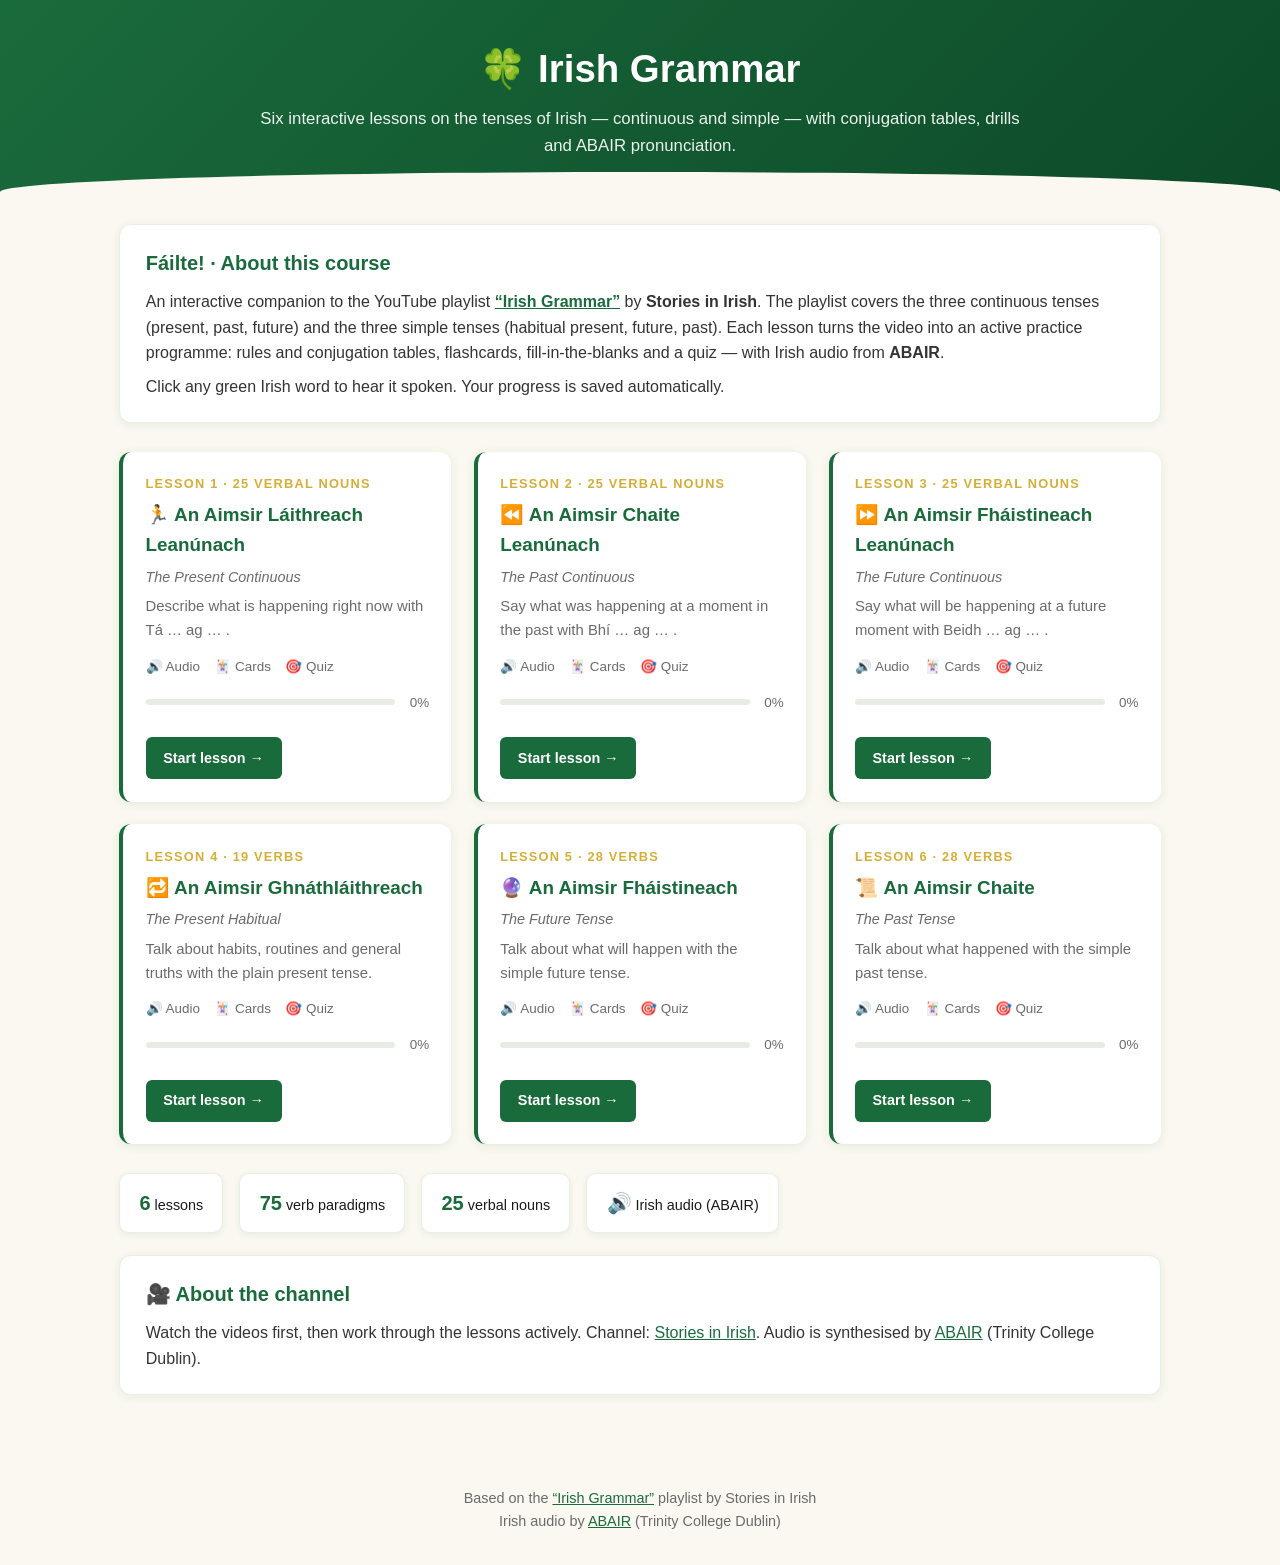
<file: index.html>
<!DOCTYPE html>
<html lang="en">
<head>
<meta charset="UTF-8">
<meta name="viewport" content="width=device-width, initial-scale=1.0">
<title>Irish Grammar — Interactive Course</title>
<style>* { margin: 0; padding: 0; box-sizing: border-box; }
:root { --green:#1a6b3c; --green-dark:#0d4a28; --gold:#d4af37; --cream:#faf8f0; --text:#1a1a1a; --grey:#6b6b6b; }
body { font-family:-apple-system,BlinkMacSystemFont,'Segoe UI',Roboto,sans-serif; background:var(--cream); color:var(--text); line-height:1.6; }
header { background:linear-gradient(135deg,var(--green) 0%,var(--green-dark) 100%); color:#fff; padding:2.4rem 1rem 2rem; text-align:center; position:relative; overflow:hidden; }
header::after { content:''; position:absolute; bottom:-20px; left:0; right:0; height:40px; background:var(--cream); border-radius:50% 50% 0 0; }
header h1 { font-size:clamp(1.6rem,3.4vw,2.4rem); margin-bottom:.4rem; }
header p { opacity:.92; font-size:1.05rem; max-width:760px; margin:0 auto; }
.container { max-width:1080px; margin:0 auto; padding:2rem 1.2rem; }
.intro { background:#fff; border-radius:12px; padding:1.4rem 1.6rem; margin-bottom:1.8rem; box-shadow:0 2px 10px rgba(26,107,60,.08); border:1px solid #e8f0e4; }
.intro h2 { color:var(--green); margin-bottom:.6rem; font-size:1.25rem; }
.intro p { color:#333; }
.intro a { color:var(--green); }
.course-grid { display:grid; grid-template-columns:repeat(auto-fit,minmax(310px,1fr)); gap:1.4rem; margin-bottom:1.8rem; }
.card { background:#fff; border-radius:12px; box-shadow:0 2px 10px rgba(26,107,60,.1); overflow:hidden; transition:transform .2s,box-shadow .2s; border-left:4px solid var(--green); display:flex; flex-direction:column; }
.card:hover { transform:translateY(-3px); box-shadow:0 6px 18px rgba(26,107,60,.18); }
.card-body { padding:1.4rem; flex:1; }
.card .num { color:var(--gold); font-weight:700; font-size:.8rem; text-transform:uppercase; letter-spacing:1.2px; }
.card h3 { color:var(--green); margin:.35rem 0; font-size:1.18rem; }
.card .sub { color:var(--grey); font-size:.9rem; font-style:italic; }
.card p { color:var(--grey); font-size:.93rem; margin-top:.4rem; }
.card .meta { display:flex; gap:.9rem; font-size:.84rem; color:var(--grey); margin:.8rem 0; flex-wrap:wrap; align-items:center; }
.card .bar { height:6px; background:#e7ede4; border-radius:4px; flex:1; min-width:90px; overflow:hidden; align-self:center; }
.card .bar .fill { height:100%; background:linear-gradient(90deg,var(--green),#3aa866); transition:width .4s; }
.card .btn { display:inline-block; margin-top:.7rem; background:var(--green); color:#fff; padding:.6rem 1.1rem; border-radius:6px; text-decoration:none; font-weight:600; font-size:.9rem; text-align:center; transition:background .2s; }
.card .btn:hover { background:var(--green-dark); }
.stats { display:flex; gap:1rem; flex-wrap:wrap; margin-top:.8rem; }
.stat { background:#fff; border-radius:10px; padding:.8rem 1.2rem; box-shadow:0 2px 6px rgba(26,107,60,.08); border:1px solid #e8f0e4; font-size:.9rem; }
.stat b { color:var(--green); font-size:1.25rem; }
footer { text-align:center; padding:2rem 1rem; color:var(--grey); font-size:.9rem; }
footer a { color:var(--green); }
@media (max-width:600px){ header { padding:1.6rem 1rem; } .course-grid { grid-template-columns:1fr; } }
</style>
</head>
<body>
<header>
  <h1>🍀 Irish Grammar</h1>
  <p>Six interactive lessons on the tenses of Irish — continuous and simple — with conjugation tables, drills and ABAIR pronunciation.</p>
</header>
<div class="container">
  <div class="intro">
    <h2>Fáilte! · About this course</h2>
    <p>An interactive companion to the YouTube playlist
    <a href="https://www.youtube.com/playlist?list=PL_avneQKdWy0v0AxxYIEfjquNXIwvtO4k" target="_blank" rel="noopener"><strong>“Irish Grammar”</strong></a>
    by <strong>Stories in Irish</strong>. The playlist covers the three continuous tenses
    (present, past, future) and the three simple tenses (habitual present, future, past).
    Each lesson turns the video into an active practice programme: rules and conjugation tables,
    flashcards, fill-in-the-blanks and a quiz — with Irish audio from <strong>ABAIR</strong>.</p>
    <p style="margin-top:.5rem">Click any green Irish word to hear it spoken. Your progress is saved automatically.</p>
  </div>
  <div class="course-grid">
<div class="card">
  <div class="card-body">
    <div class="num">Lesson 1 · 25 verbal nouns</div>
    <h3>🏃 An Aimsir Láithreach Leanúnach</h3>
    <div class="sub">The Present Continuous</div>
    <p>Describe what is happening right now with Tá … ag … .</p>
    <div class="meta"><span>🔊 Audio</span><span>🃏 Cards</span><span>🎯 Quiz</span>
      <div class="bar"><div class="fill" id="bar1" style="width:0%"></div></div>
      <span id="pct1">0%</span>
    </div>
    <a class="btn" href="01-aimsir-laithreach-leanunach/index.html">Start lesson →</a>
  </div>
</div>
<div class="card">
  <div class="card-body">
    <div class="num">Lesson 2 · 25 verbal nouns</div>
    <h3>⏪ An Aimsir Chaite Leanúnach</h3>
    <div class="sub">The Past Continuous</div>
    <p>Say what was happening at a moment in the past with Bhí … ag … .</p>
    <div class="meta"><span>🔊 Audio</span><span>🃏 Cards</span><span>🎯 Quiz</span>
      <div class="bar"><div class="fill" id="bar2" style="width:0%"></div></div>
      <span id="pct2">0%</span>
    </div>
    <a class="btn" href="02-aimsir-chaite-leanunach/index.html">Start lesson →</a>
  </div>
</div>
<div class="card">
  <div class="card-body">
    <div class="num">Lesson 3 · 25 verbal nouns</div>
    <h3>⏩ An Aimsir Fháistineach Leanúnach</h3>
    <div class="sub">The Future Continuous</div>
    <p>Say what will be happening at a future moment with Beidh … ag … .</p>
    <div class="meta"><span>🔊 Audio</span><span>🃏 Cards</span><span>🎯 Quiz</span>
      <div class="bar"><div class="fill" id="bar3" style="width:0%"></div></div>
      <span id="pct3">0%</span>
    </div>
    <a class="btn" href="03-aimsir-fhaistineach-leanunach/index.html">Start lesson →</a>
  </div>
</div>
<div class="card">
  <div class="card-body">
    <div class="num">Lesson 4 · 19 verbs</div>
    <h3>🔁 An Aimsir Ghnáthláithreach</h3>
    <div class="sub">The Present Habitual</div>
    <p>Talk about habits, routines and general truths with the plain present tense.</p>
    <div class="meta"><span>🔊 Audio</span><span>🃏 Cards</span><span>🎯 Quiz</span>
      <div class="bar"><div class="fill" id="bar4" style="width:0%"></div></div>
      <span id="pct4">0%</span>
    </div>
    <a class="btn" href="04-an-aimsir-ghnathlaithreach/index.html">Start lesson →</a>
  </div>
</div>
<div class="card">
  <div class="card-body">
    <div class="num">Lesson 5 · 28 verbs</div>
    <h3>🔮 An Aimsir Fháistineach</h3>
    <div class="sub">The Future Tense</div>
    <p>Talk about what will happen with the simple future tense.</p>
    <div class="meta"><span>🔊 Audio</span><span>🃏 Cards</span><span>🎯 Quiz</span>
      <div class="bar"><div class="fill" id="bar5" style="width:0%"></div></div>
      <span id="pct5">0%</span>
    </div>
    <a class="btn" href="05-an-aimsir-fhaistineach/index.html">Start lesson →</a>
  </div>
</div>
<div class="card">
  <div class="card-body">
    <div class="num">Lesson 6 · 28 verbs</div>
    <h3>📜 An Aimsir Chaite</h3>
    <div class="sub">The Past Tense</div>
    <p>Talk about what happened with the simple past tense.</p>
    <div class="meta"><span>🔊 Audio</span><span>🃏 Cards</span><span>🎯 Quiz</span>
      <div class="bar"><div class="fill" id="bar6" style="width:0%"></div></div>
      <span id="pct6">0%</span>
    </div>
    <a class="btn" href="06-an-aimsir-chaite/index.html">Start lesson →</a>
  </div>
</div></div>
  <div class="stats">
    <div class="stat"><b>6</b> lessons</div>
    <div class="stat"><b>75</b> verb paradigms</div>
    <div class="stat"><b>25</b> verbal nouns</div>
    <div class="stat"><b>🔊</b> Irish audio (ABAIR)</div>
  </div>
  <div class="intro" style="margin-top:1.4rem">
    <h2>🎥 About the channel</h2>
    <p>Watch the videos first, then work through the lessons actively. Channel:
    <a href="https://www.youtube.com/@storiesinirish7621" target="_blank" rel="noopener">Stories in Irish</a>.
    Audio is synthesised by <a href="https://abair.ie" target="_blank" rel="noopener">ABAIR</a> (Trinity College Dublin).</p>
  </div>
</div>
<footer>
  <p>Based on the <a href="https://www.youtube.com/playlist?list=PL_avneQKdWy0v0AxxYIEfjquNXIwvtO4k" target="_blank">“Irish Grammar”</a> playlist by Stories in Irish</p>
  <p>Irish audio by <a href="https://abair.ie" target="_blank">ABAIR</a> (Trinity College Dublin)</p>
</footer>
<script>
const IDS = [1, 2, 3, 4, 5, 6];
function fmt(){
  IDS.forEach(id=>{
    const p = parseInt(localStorage.getItem('ig-progress-'+id)||'0',10);
    const b = document.getElementById('bar'+id), t = document.getElementById('pct'+id);
    if (b) b.style.width = Math.round(p)+'%';
    if (t) t.textContent = Math.round(p)+'%';
  });
}
fmt();
window.addEventListener('storage', fmt);
</script>
</body>
</html>
</file>
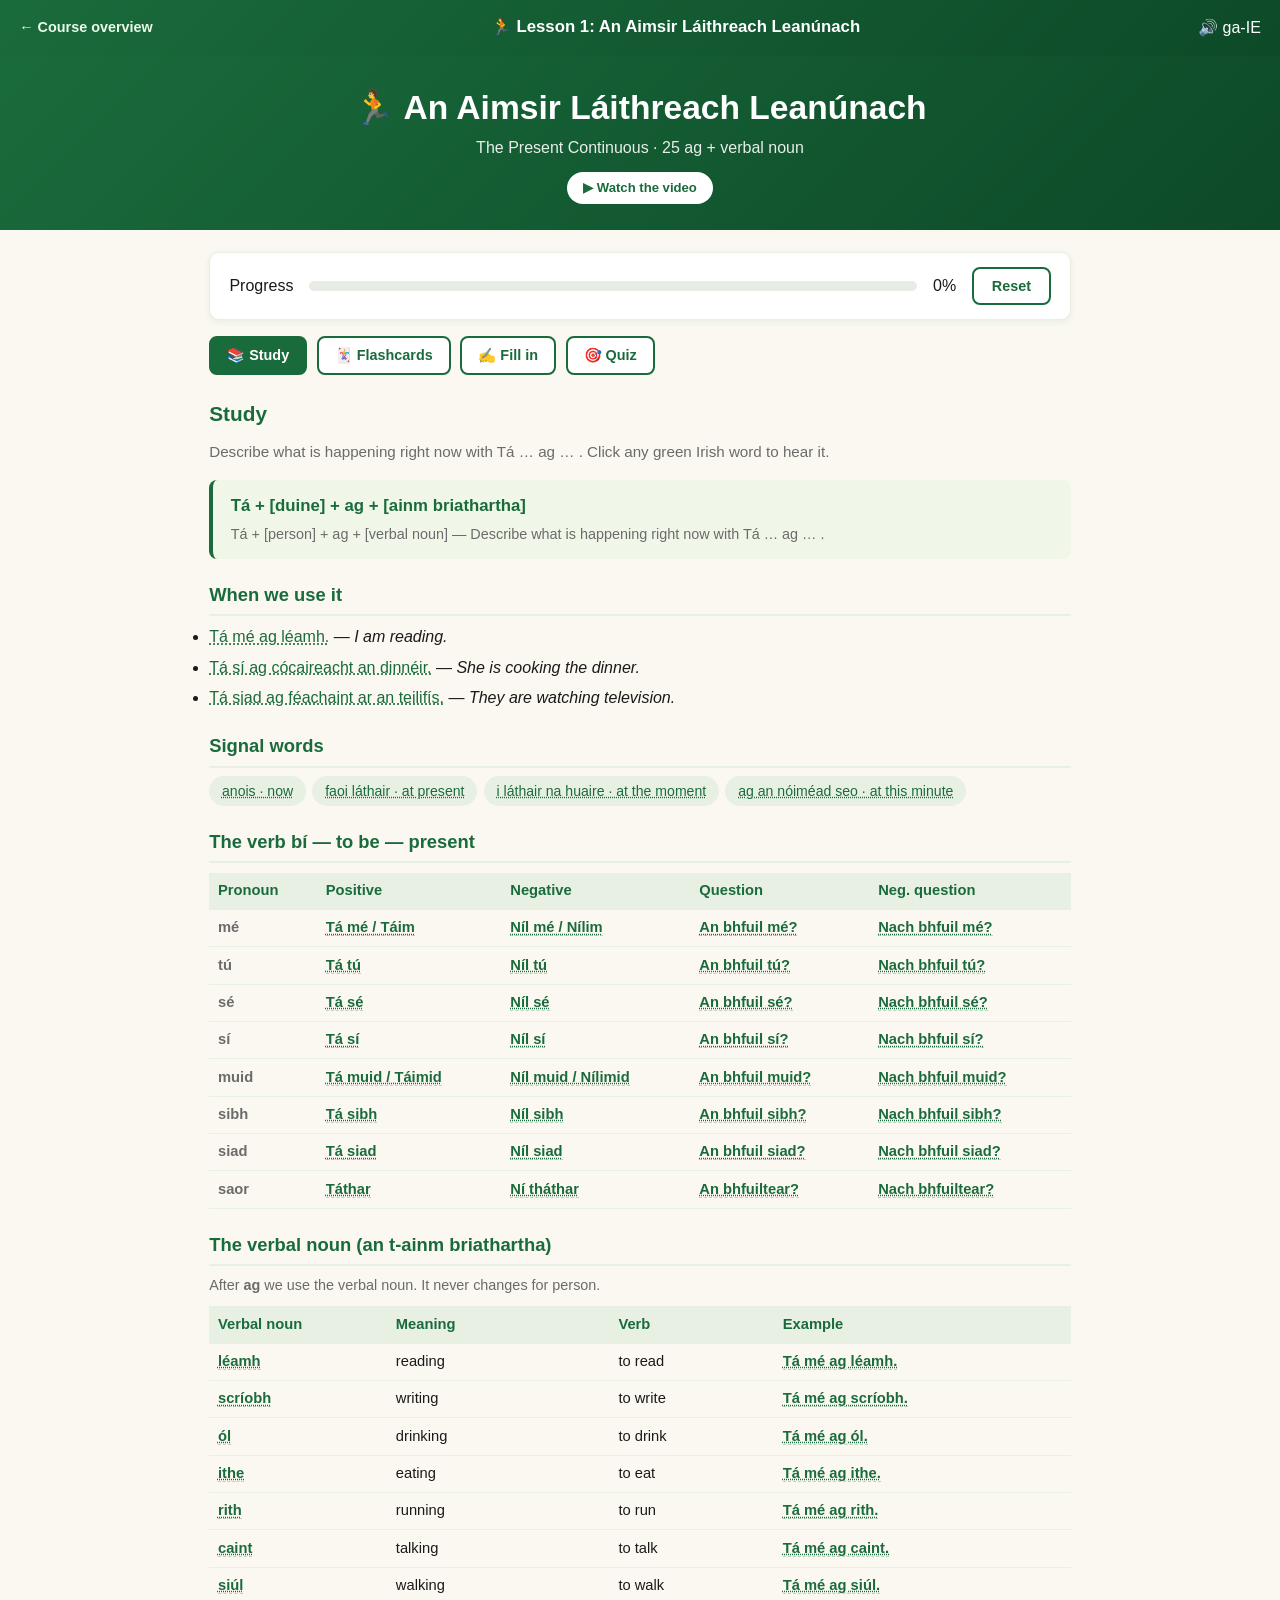
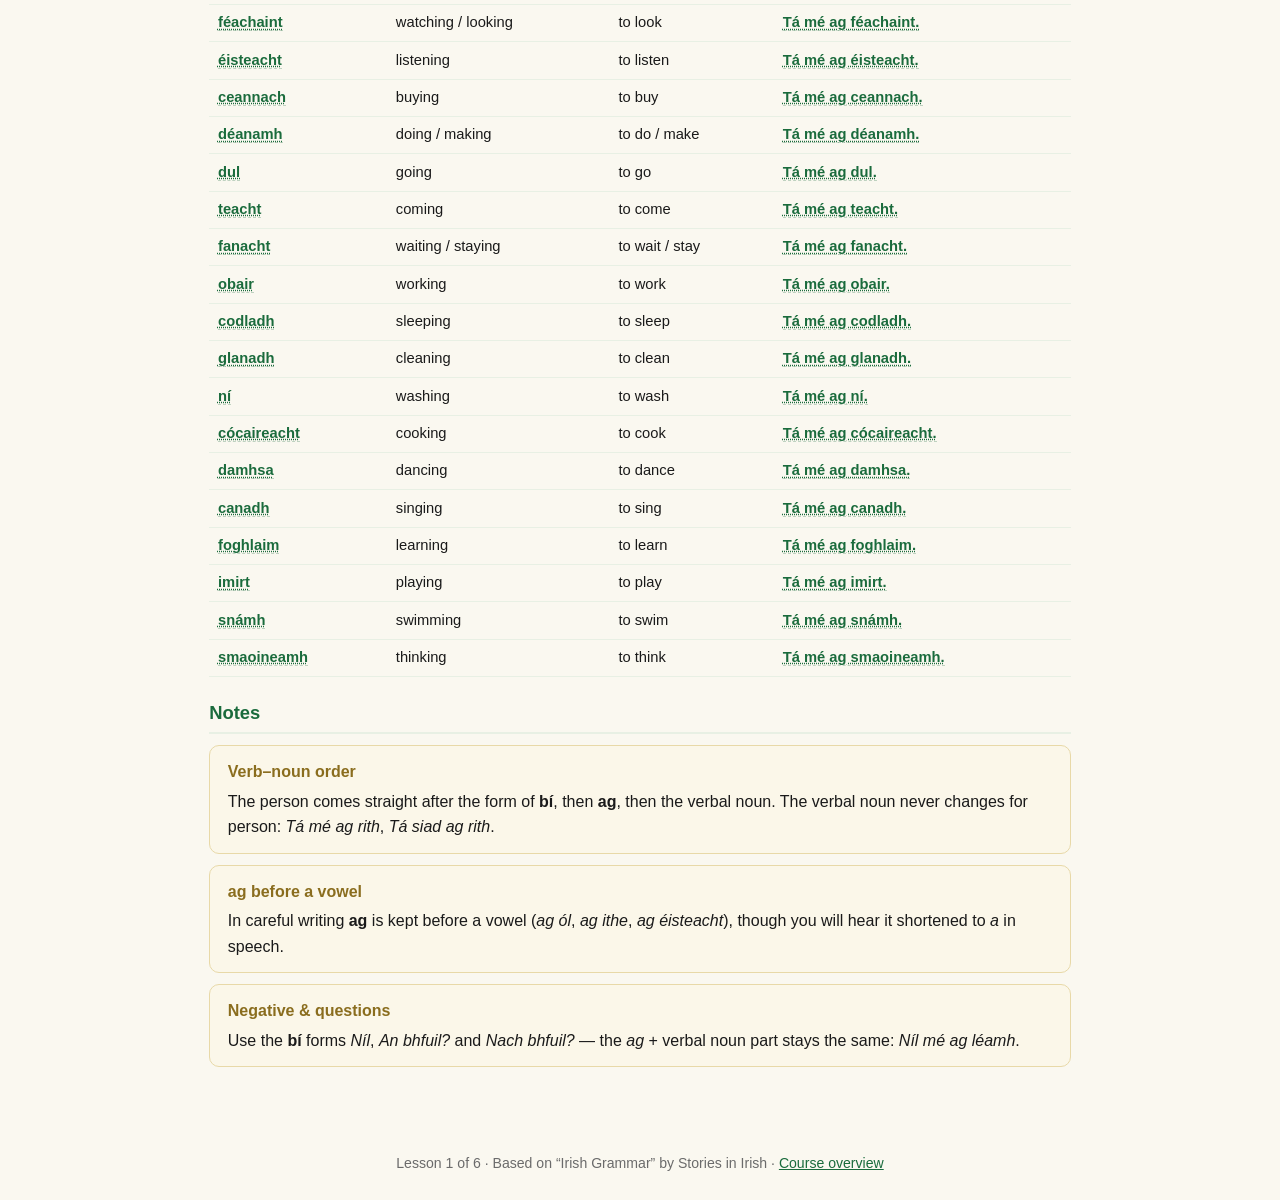
<file: 01-aimsir-laithreach-leanunach/index.html>
<!DOCTYPE html>
<html lang="en">
<head>
<meta charset="UTF-8">
<meta name="viewport" content="width=device-width, initial-scale=1.0">
<title>Lesson 1: An Aimsir Láithreach Leanúnach — Irish Grammar</title>
<style>* { margin:0; padding:0; box-sizing:border-box; }
:root { --green:#1a6b3c; --green-dark:#0d4a28; --gold:#d4af37; --cream:#faf8f0; --text:#1a1a1a; --grey:#6b6b6b; }
body { font-family:-apple-system,BlinkMacSystemFont,'Segoe UI',Roboto,sans-serif; background:var(--cream); color:var(--text); line-height:1.6; }
.topbar { background:linear-gradient(135deg,var(--green) 0%,var(--green-dark) 100%); color:#fff; padding:.9rem 1.2rem; display:flex; justify-content:space-between; align-items:center; flex-wrap:wrap; gap:.5rem; }
.topbar a { color:#eafae8; text-decoration:none; font-weight:600; font-size:.9rem; }
.topbar .title { font-weight:700; font-size:1.05rem; }
header.hdr { background:linear-gradient(135deg,var(--green) 0%,var(--green-dark) 100%); color:#fff; padding:1.6rem 1.2rem; text-align:center; }
header.hdr h1 { font-size:clamp(1.4rem,3vw,2.1rem); }
header.hdr p { opacity:.9; }
header.hdr .yt { display:inline-block; margin-top:.7rem; background:#fff; color:var(--green); padding:.35rem 1rem; border-radius:30px; text-decoration:none; font-weight:600; font-size:.82rem; }
.container { max-width:900px; margin:0 auto; padding:1.4rem 1.2rem 3rem; }
.tabs { display:flex; gap:.6rem; flex-wrap:wrap; margin-bottom:1.4rem; }
.tabbtn { border:2px solid var(--green); background:#fff; color:var(--green); padding:.55rem 1rem; border-radius:8px; font-weight:600; cursor:pointer; font-size:.9rem; transition:all .18s; font-family:inherit; }
.tabbtn.active { background:var(--green); color:#fff; }
.panel { display:none; }
.panel.active { display:block; }
.panel h2 { color:var(--green); margin-bottom:.6rem; font-size:1.3rem; }
.panel p.lede { color:var(--grey); margin-bottom:1rem; font-size:.95rem; }
.speak, [data-say] { color:var(--green); text-decoration:underline dotted; cursor:pointer; }
.progressbox { background:#fff; border-radius:10px; padding:.9rem 1.2rem; box-shadow:0 2px 6px rgba(26,107,60,.08); border:1px solid #e8f0e4; margin-bottom:1rem; display:flex; align-items:center; gap:1rem; flex-wrap:wrap; }
.progressbox .bar { flex:1; height:10px; background:#e7ede4; border-radius:6px; overflow:hidden; min-width:120px; }
.progressbox .bar .fill { height:100%; background:linear-gradient(90deg,var(--green),#3aa866); transition:width .3s; }
.btn { display:inline-block; background:var(--green); color:#fff; padding:.55rem 1.1rem; border-radius:8px; border:none; font-weight:600; font-size:.9rem; cursor:pointer; transition:background .18s; font-family:inherit; }
.btn:hover { background:var(--green-dark); }
.btn.gold { background:var(--gold); color:#1a1a1a; }
.btn.ghost { background:#fff; color:var(--green); border:2px solid var(--green); }
.qcard { background:#fff; border-radius:12px; padding:1.3rem 1.5rem; box-shadow:0 2px 10px rgba(26,107,60,.08); border:1px solid #e8f0e4; margin-bottom:1rem; }
.qcard .q { font-size:1.1rem; margin-bottom:.8rem; }
.opts { display:grid; gap:.6rem; }
.opt { border:2px solid #d4e4d0; background:#fff; padding:.7rem 1rem; border-radius:8px; cursor:pointer; font-size:.98rem; transition:all .15s; text-align:left; font-family:inherit; }
.opt:hover { border-color:var(--green); }
.opt.correct { background:#e9f7ec; border-color:#2e9e4f; }
.opt.wrong { background:#fdecec; border-color:#c0392b; }
.navbtns { display:flex; gap:.7rem; margin-top:1rem; flex-wrap:wrap; }
.flipcard { perspective:1000px; cursor:pointer; }
.flipcard .inner { position:relative; width:100%; min-height:230px; transition:transform .5s; transform-style:preserve-3d; }
.flipcard.flipped .inner { transform:rotateY(180deg); }
.face { position:absolute; inset:0; backface-visibility:hidden; -webkit-backface-visibility:hidden; border-radius:14px; padding:1.4rem; display:flex; flex-direction:column; justify-content:center; align-items:center; text-align:center; box-shadow:0 4px 14px rgba(26,107,60,.14); }
.face.front { background:#fff; border:2px solid var(--green); }
.face.front .prompt { color:var(--gold); font-weight:700; font-size:.82rem; text-transform:uppercase; letter-spacing:1px; margin-bottom:.5rem; }
.face.front .verb { font-size:1.7rem; font-weight:800; color:var(--green); }
.face.front .en { color:var(--grey); margin-top:.4rem; font-size:.95rem; }
.face.front .hint { color:var(--grey); margin-top:.7rem; font-size:.88rem; }
.face.back { background:var(--green); color:#fff; transform:rotateY(180deg); font-size:1rem; }
.face.back .prep { font-size:1.15rem; font-weight:700; margin-bottom:.5rem; }
.empty-note { color:var(--grey); font-size:.9rem; margin-top:.4rem; }
.feedback { font-weight:700; margin-top:.6rem; }
.feedback.ok { color:#2e9e4f; }
.feedback.no { color:#c0392b; }
.feedback.sol { color:var(--grey); font-size:.9rem; font-weight:500; margin-top:.3rem; }
.qtype { font-size:.85rem; color:var(--grey); margin-bottom:.5rem; }
.qtype-tag { display:inline-block; background:var(--green); color:#fff; border-radius:20px; padding:.12rem .75rem; font-size:.78rem; font-weight:700; text-transform:uppercase; letter-spacing:.4px; vertical-align:middle; }
.qcard.results { text-align:center; border-top:5px solid var(--gold); }
.qcard.results h3 { color:var(--green); margin-bottom:.4rem; font-size:1.4rem; }
.qcard.results .bigscore { font-size:1.15rem; margin:.6rem 0 1rem; }
.qcard.results .navbtns { justify-content:center; }
table.conj { width:100%; border-collapse:collapse; margin:.6rem 0; font-size:.92rem; }
table.conj th, table.conj td { padding:.4rem .55rem; text-align:left; border-bottom:1px solid #e8f0e4; }
table.conj th { background:#e8f0e4; color:var(--green); font-weight:600; }
table.conj td.pron { color:var(--grey); font-weight:600; }
table.conj .irish { color:var(--green); font-weight:600; cursor:pointer; border-bottom:1px dashed #1a6b3c44; }
table.conj .irish:hover { background:#e8f0e4; border-radius:3px; }
details.verb { background:#fff; border:1px solid #e8f0e4; border-radius:10px; padding:.5rem 1rem; margin:.6rem 0; box-shadow:0 1px 5px rgba(26,107,60,.06); }
details.verb > summary { cursor:pointer; font-weight:600; color:var(--green); list-style:none; }
details.verb > summary::-webkit-details-marker { display:none; }
details.verb > summary::before { content:'▶'; font-size:.7rem; margin-right:.55rem; color:var(--gold); }
details.verb[open] > summary::before { content:'▼'; }
details.verb summary .m { color:var(--grey); font-weight:400; font-style:italic; }
.patternbox { background:#f0f7e8; border-left:4px solid var(--green); border-radius:8px; padding:.8rem 1.1rem; margin:.7rem 0; font-size:1.05rem; }
.patternbox b { color:var(--green); }
.patternbox .en { color:var(--grey); font-size:.9rem; display:block; margin-top:.2rem; }
.signal { display:flex; flex-wrap:wrap; gap:.4rem; margin:.4rem 0; }
.chip { background:#e8f0e4; color:var(--green); border-radius:20px; padding:.25rem .8rem; font-size:.88rem; cursor:pointer; }
.chip:hover { background:#d4e4d0; }
.note { background:#fbf7e9; border:1px solid #e8d9a8; border-radius:10px; padding:.8rem 1.1rem; margin:.7rem 0; }
.note h4 { color:#8a6d1e; margin-bottom:.25rem; font-size:1rem; }
.uses li { margin:.3rem 0; }
.section-h { color:var(--green); margin:1.3rem 0 .5rem; font-size:1.15rem; border-bottom:2px solid #e8f0e4; padding-bottom:.3rem; }
@media (max-width:560px){ .flipcard .inner { min-height:200px; } .face.front .verb { font-size:1.35rem; } table.conj { font-size:.82rem; } table.conj th, table.conj td { padding:.3rem .35rem; } }
</style>
</head>
<body>
<div class="topbar">
  <a href="../index.html">← Course overview</a>
  <span class="title">🏃 Lesson 1: An Aimsir Láithreach Leanúnach</span>
  <span>🔊 ga-IE</span>
</div>
<header class="hdr">
  <h1>🏃 An Aimsir Láithreach Leanúnach</h1>
  <p>The Present Continuous · 25 ag + verbal noun</p>
  <a class="yt" href="https://www.youtube.com/watch?v=O6gXTZdea18" target="_blank" rel="noopener">▶ Watch the video</a>
</header>
<div class="container">
  <div class="progressbox">
    <span>Progress</span>
    <div class="bar"><div class="fill" id="progFill" style="width:0%"></div></div>
    <span id="progPct">0%</span>
    <button class="btn ghost" onclick="resetProg()">Reset</button>
  </div>

  <div class="tabs">
    <button class="tabbtn active" data-tab="study">📚 Study</button>
    <button class="tabbtn" data-tab="drill">🃏 Flashcards</button>
    <button class="tabbtn" data-tab="fill">✍️ Fill in</button>
    <button class="tabbtn" data-tab="quiz">🎯 Quiz</button>
  </div>

  <section class="panel active" id="panel-study">
    <h2>Study</h2>
    <p class="lede">Describe what is happening right now with Tá … ag … . Click any green Irish word to hear it.</p>
    <div id="studyList"></div>
  </section>

  <section class="panel" id="panel-drill">
    <h2>Flashcards</h2>
    <p class="lede">Think of the answer, then flip the card to check.</p>
    <div class="progressbox"><span>Card</span><span id="drillPos">1 / 1</span>
      <div class="bar"><div class="fill" id="drillFill" style="width:0%"></div></div></div>
    <div class="flipcard" id="flipcard" onclick="flip()">
      <div class="inner">
        <div class="face front">
          <div class="prompt" id="drillPrompt"></div>
          <div class="verb" id="drillVerb"></div>
          <div class="en" id="drillEn"></div>
          <div class="hint">Click for the answer</div>
        </div>
        <div class="face back" id="drillBack"></div>
      </div>
    </div>
    <div class="navbtns">
      <button class="btn ghost" onclick="drillPrev()">← Back</button>
      <button class="btn" onclick="drillNext()">Next →</button>
    </div>
    <p class="empty-note">Cards appear in a random order.</p>
  </section>

  <section class="panel" id="panel-fill">
    <h2>Fill in the blank</h2>
    <p class="lede">Choose the correct word to complete each sentence.</p>
    <div class="progressbox"><span>Question</span><span id="fillPos">1 / 10</span>
      <div class="bar"><div class="fill" id="fillFill" style="width:0%"></div></div>
      <span>Score</span><span id="fillScore">0 / 0</span></div>
    <div id="fillQ"></div>
    <div class="navbtns"><button class="btn ghost" onclick="fillReset()">Reshuffle</button></div>
    <p class="empty-note">10 random sentences each round.</p>
  </section>

  <section class="panel" id="panel-quiz">
    <h2>Quiz</h2>
    <p class="lede">Mixed questions on forms, negatives, questions and meaning.</p>
    <div class="progressbox"><span>Question</span><span id="quizPos">1 / 10</span>
      <div class="bar"><div class="fill" id="quizFill" style="width:0%"></div></div>
      <span>Score</span><span id="quizScore">0 / 0</span></div>
    <div id="quizQ"></div>
    <div class="navbtns"><button class="btn ghost" onclick="quizReset()">Reshuffle</button></div>
    <p class="empty-note">10 questions drawn from the full pool.</p>
  </section>
</div>
<footer style="text-align:center;padding:1.6rem;color:var(--grey);font-size:.88rem">
  <p>Lesson 1 of 6 · Based on “Irish Grammar” by Stories in Irish ·
  <a href="../index.html" style="color:var(--green)">Course overview</a></p>
</footer>
<script>
const LESSON = {"id": 1, "kind": "continuous", "study": "\n    <div class=\"patternbox\"><b>Tá + [duine] + ag + [ainm briathartha]</b>\n      <span class=\"en\">Tá + [person] + ag + [verbal noun] — Describe what is happening right now with Tá … ag … .</span></div>\n    <h3 class=\"section-h\">When we use it</h3>\n    <ul class=\"uses\"><li><span class=\"irish\" data-say=\"Tá mé ag léamh.\">Tá mé ag léamh.</span> — <em>I am reading.</em></li><li><span class=\"irish\" data-say=\"Tá sí ag cócaireacht an dinnéir.\">Tá sí ag cócaireacht an dinnéir.</span> — <em>She is cooking the dinner.</em></li><li><span class=\"irish\" data-say=\"Tá siad ag féachaint ar an teilifís.\">Tá siad ag féachaint ar an teilifís.</span> — <em>They are watching television.</em></li></ul>\n    <h3 class=\"section-h\">Signal words</h3>\n    <div class=\"signal\"><span class=\"chip\" data-say=\"anois\">anois · now</span><span class=\"chip\" data-say=\"faoi láthair\">faoi láthair · at present</span><span class=\"chip\" data-say=\"i láthair na huaire\">i láthair na huaire · at the moment</span><span class=\"chip\" data-say=\"ag an nóiméad seo\">ag an nóiméad seo · at this minute</span></div>\n    <h3 class=\"section-h\">The verb bí — to be — present</h3>\n    <table class=\"conj\">\n      <tr><th>Pronoun</th><th>Positive</th><th>Negative</th><th>Question</th><th>Neg. question</th></tr>\n      <tr><td class=\"pron\">mé</td><td><span class=\"irish\" data-say=\"Tá mé / Táim\">Tá mé / Táim</span></td><td><span class=\"irish\" data-say=\"Níl mé / Nílim\">Níl mé / Nílim</span></td><td><span class=\"irish\" data-say=\"An bhfuil mé?\">An bhfuil mé?</span></td><td><span class=\"irish\" data-say=\"Nach bhfuil mé?\">Nach bhfuil mé?</span></td></tr><tr><td class=\"pron\">tú</td><td><span class=\"irish\" data-say=\"Tá tú\">Tá tú</span></td><td><span class=\"irish\" data-say=\"Níl tú\">Níl tú</span></td><td><span class=\"irish\" data-say=\"An bhfuil tú?\">An bhfuil tú?</span></td><td><span class=\"irish\" data-say=\"Nach bhfuil tú?\">Nach bhfuil tú?</span></td></tr><tr><td class=\"pron\">sé</td><td><span class=\"irish\" data-say=\"Tá sé\">Tá sé</span></td><td><span class=\"irish\" data-say=\"Níl sé\">Níl sé</span></td><td><span class=\"irish\" data-say=\"An bhfuil sé?\">An bhfuil sé?</span></td><td><span class=\"irish\" data-say=\"Nach bhfuil sé?\">Nach bhfuil sé?</span></td></tr><tr><td class=\"pron\">sí</td><td><span class=\"irish\" data-say=\"Tá sí\">Tá sí</span></td><td><span class=\"irish\" data-say=\"Níl sí\">Níl sí</span></td><td><span class=\"irish\" data-say=\"An bhfuil sí?\">An bhfuil sí?</span></td><td><span class=\"irish\" data-say=\"Nach bhfuil sí?\">Nach bhfuil sí?</span></td></tr><tr><td class=\"pron\">muid</td><td><span class=\"irish\" data-say=\"Tá muid / Táimid\">Tá muid / Táimid</span></td><td><span class=\"irish\" data-say=\"Níl muid / Nílimid\">Níl muid / Nílimid</span></td><td><span class=\"irish\" data-say=\"An bhfuil muid?\">An bhfuil muid?</span></td><td><span class=\"irish\" data-say=\"Nach bhfuil muid?\">Nach bhfuil muid?</span></td></tr><tr><td class=\"pron\">sibh</td><td><span class=\"irish\" data-say=\"Tá sibh\">Tá sibh</span></td><td><span class=\"irish\" data-say=\"Níl sibh\">Níl sibh</span></td><td><span class=\"irish\" data-say=\"An bhfuil sibh?\">An bhfuil sibh?</span></td><td><span class=\"irish\" data-say=\"Nach bhfuil sibh?\">Nach bhfuil sibh?</span></td></tr><tr><td class=\"pron\">siad</td><td><span class=\"irish\" data-say=\"Tá siad\">Tá siad</span></td><td><span class=\"irish\" data-say=\"Níl siad\">Níl siad</span></td><td><span class=\"irish\" data-say=\"An bhfuil siad?\">An bhfuil siad?</span></td><td><span class=\"irish\" data-say=\"Nach bhfuil siad?\">Nach bhfuil siad?</span></td></tr><tr><td class=\"pron\">saor</td><td><span class=\"irish\" data-say=\"Táthar\">Táthar</span></td><td><span class=\"irish\" data-say=\"Ní tháthar\">Ní tháthar</span></td><td><span class=\"irish\" data-say=\"An bhfuiltear?\">An bhfuiltear?</span></td><td><span class=\"irish\" data-say=\"Nach bhfuiltear?\">Nach bhfuiltear?</span></td></tr>\n    </table>\n    <h3 class=\"section-h\">The verbal noun (an t-ainm briathartha)</h3>\n    <p class=\"empty-note\">After <b>ag</b> we use the verbal noun. It never changes for person.</p>\n    <table class=\"conj\">\n      <tr><th>Verbal noun</th><th>Meaning</th><th>Verb</th><th>Example</th></tr>\n      <tr><td><span class=\"irish\" data-say=\"léamh\">léamh</span></td><td>reading</td><td>to read</td><td><span class=\"irish\" data-say=\"Tá mé ag léamh.\">Tá mé ag léamh.</span></td></tr><tr><td><span class=\"irish\" data-say=\"scríobh\">scríobh</span></td><td>writing</td><td>to write</td><td><span class=\"irish\" data-say=\"Tá mé ag scríobh.\">Tá mé ag scríobh.</span></td></tr><tr><td><span class=\"irish\" data-say=\"ól\">ól</span></td><td>drinking</td><td>to drink</td><td><span class=\"irish\" data-say=\"Tá mé ag ól.\">Tá mé ag ól.</span></td></tr><tr><td><span class=\"irish\" data-say=\"ithe\">ithe</span></td><td>eating</td><td>to eat</td><td><span class=\"irish\" data-say=\"Tá mé ag ithe.\">Tá mé ag ithe.</span></td></tr><tr><td><span class=\"irish\" data-say=\"rith\">rith</span></td><td>running</td><td>to run</td><td><span class=\"irish\" data-say=\"Tá mé ag rith.\">Tá mé ag rith.</span></td></tr><tr><td><span class=\"irish\" data-say=\"caint\">caint</span></td><td>talking</td><td>to talk</td><td><span class=\"irish\" data-say=\"Tá mé ag caint.\">Tá mé ag caint.</span></td></tr><tr><td><span class=\"irish\" data-say=\"siúl\">siúl</span></td><td>walking</td><td>to walk</td><td><span class=\"irish\" data-say=\"Tá mé ag siúl.\">Tá mé ag siúl.</span></td></tr><tr><td><span class=\"irish\" data-say=\"féachaint\">féachaint</span></td><td>watching / looking</td><td>to look</td><td><span class=\"irish\" data-say=\"Tá mé ag féachaint.\">Tá mé ag féachaint.</span></td></tr><tr><td><span class=\"irish\" data-say=\"éisteacht\">éisteacht</span></td><td>listening</td><td>to listen</td><td><span class=\"irish\" data-say=\"Tá mé ag éisteacht.\">Tá mé ag éisteacht.</span></td></tr><tr><td><span class=\"irish\" data-say=\"ceannach\">ceannach</span></td><td>buying</td><td>to buy</td><td><span class=\"irish\" data-say=\"Tá mé ag ceannach.\">Tá mé ag ceannach.</span></td></tr><tr><td><span class=\"irish\" data-say=\"déanamh\">déanamh</span></td><td>doing / making</td><td>to do / make</td><td><span class=\"irish\" data-say=\"Tá mé ag déanamh.\">Tá mé ag déanamh.</span></td></tr><tr><td><span class=\"irish\" data-say=\"dul\">dul</span></td><td>going</td><td>to go</td><td><span class=\"irish\" data-say=\"Tá mé ag dul.\">Tá mé ag dul.</span></td></tr><tr><td><span class=\"irish\" data-say=\"teacht\">teacht</span></td><td>coming</td><td>to come</td><td><span class=\"irish\" data-say=\"Tá mé ag teacht.\">Tá mé ag teacht.</span></td></tr><tr><td><span class=\"irish\" data-say=\"fanacht\">fanacht</span></td><td>waiting / staying</td><td>to wait / stay</td><td><span class=\"irish\" data-say=\"Tá mé ag fanacht.\">Tá mé ag fanacht.</span></td></tr><tr><td><span class=\"irish\" data-say=\"obair\">obair</span></td><td>working</td><td>to work</td><td><span class=\"irish\" data-say=\"Tá mé ag obair.\">Tá mé ag obair.</span></td></tr><tr><td><span class=\"irish\" data-say=\"codladh\">codladh</span></td><td>sleeping</td><td>to sleep</td><td><span class=\"irish\" data-say=\"Tá mé ag codladh.\">Tá mé ag codladh.</span></td></tr><tr><td><span class=\"irish\" data-say=\"glanadh\">glanadh</span></td><td>cleaning</td><td>to clean</td><td><span class=\"irish\" data-say=\"Tá mé ag glanadh.\">Tá mé ag glanadh.</span></td></tr><tr><td><span class=\"irish\" data-say=\"ní\">ní</span></td><td>washing</td><td>to wash</td><td><span class=\"irish\" data-say=\"Tá mé ag ní.\">Tá mé ag ní.</span></td></tr><tr><td><span class=\"irish\" data-say=\"cócaireacht\">cócaireacht</span></td><td>cooking</td><td>to cook</td><td><span class=\"irish\" data-say=\"Tá mé ag cócaireacht.\">Tá mé ag cócaireacht.</span></td></tr><tr><td><span class=\"irish\" data-say=\"damhsa\">damhsa</span></td><td>dancing</td><td>to dance</td><td><span class=\"irish\" data-say=\"Tá mé ag damhsa.\">Tá mé ag damhsa.</span></td></tr><tr><td><span class=\"irish\" data-say=\"canadh\">canadh</span></td><td>singing</td><td>to sing</td><td><span class=\"irish\" data-say=\"Tá mé ag canadh.\">Tá mé ag canadh.</span></td></tr><tr><td><span class=\"irish\" data-say=\"foghlaim\">foghlaim</span></td><td>learning</td><td>to learn</td><td><span class=\"irish\" data-say=\"Tá mé ag foghlaim.\">Tá mé ag foghlaim.</span></td></tr><tr><td><span class=\"irish\" data-say=\"imirt\">imirt</span></td><td>playing</td><td>to play</td><td><span class=\"irish\" data-say=\"Tá mé ag imirt.\">Tá mé ag imirt.</span></td></tr><tr><td><span class=\"irish\" data-say=\"snámh\">snámh</span></td><td>swimming</td><td>to swim</td><td><span class=\"irish\" data-say=\"Tá mé ag snámh.\">Tá mé ag snámh.</span></td></tr><tr><td><span class=\"irish\" data-say=\"smaoineamh\">smaoineamh</span></td><td>thinking</td><td>to think</td><td><span class=\"irish\" data-say=\"Tá mé ag smaoineamh.\">Tá mé ag smaoineamh.</span></td></tr>\n    </table>\n    <h3 class=\"section-h\">Notes</h3>\n    <div class=\"note\"><h4>Verb–noun order</h4>The person comes straight after the form of <b>bí</b>, then <b>ag</b>, then the verbal noun. The verbal noun never changes for person: <i>Tá mé ag rith</i>, <i>Tá siad ag rith</i>.</div><div class=\"note\"><h4>ag before a vowel</h4>In careful writing <b>ag</b> is kept before a vowel (<i>ag ól</i>, <i>ag ithe</i>, <i>ag éisteacht</i>), though you will hear it shortened to <i>a</i> in speech.</div><div class=\"note\"><h4>Negative &amp; questions</h4>Use the <b>bí</b> forms <i>Níl</i>, <i>An bhfuil?</i> and <i>Nach bhfuil?</i> — the <i>ag</i> + verbal noun part stays the same: <i>Níl mé ag léamh</i>.</div>\n    ", "drill": [{"front": "reading", "frontSub": "to read", "prompt": "Give the verbal noun with ag", "back": "<div class=\"prep\">ag léamh</div><span data-say=\"Tá mé ag léamh.\">Tá mé ag léamh.</span>", "say": "Tá mé ag léamh."}, {"front": "writing", "frontSub": "to write", "prompt": "Give the verbal noun with ag", "back": "<div class=\"prep\">ag scríobh</div><span data-say=\"Tá mé ag scríobh.\">Tá mé ag scríobh.</span>", "say": "Tá mé ag scríobh."}, {"front": "drinking", "frontSub": "to drink", "prompt": "Give the verbal noun with ag", "back": "<div class=\"prep\">ag ól</div><span data-say=\"Tá mé ag ól.\">Tá mé ag ól.</span>", "say": "Tá mé ag ól."}, {"front": "eating", "frontSub": "to eat", "prompt": "Give the verbal noun with ag", "back": "<div class=\"prep\">ag ithe</div><span data-say=\"Tá mé ag ithe.\">Tá mé ag ithe.</span>", "say": "Tá mé ag ithe."}, {"front": "running", "frontSub": "to run", "prompt": "Give the verbal noun with ag", "back": "<div class=\"prep\">ag rith</div><span data-say=\"Tá mé ag rith.\">Tá mé ag rith.</span>", "say": "Tá mé ag rith."}, {"front": "talking", "frontSub": "to talk", "prompt": "Give the verbal noun with ag", "back": "<div class=\"prep\">ag caint</div><span data-say=\"Tá mé ag caint.\">Tá mé ag caint.</span>", "say": "Tá mé ag caint."}, {"front": "walking", "frontSub": "to walk", "prompt": "Give the verbal noun with ag", "back": "<div class=\"prep\">ag siúl</div><span data-say=\"Tá mé ag siúl.\">Tá mé ag siúl.</span>", "say": "Tá mé ag siúl."}, {"front": "watching / looking", "frontSub": "to look", "prompt": "Give the verbal noun with ag", "back": "<div class=\"prep\">ag féachaint</div><span data-say=\"Tá mé ag féachaint.\">Tá mé ag féachaint.</span>", "say": "Tá mé ag féachaint."}, {"front": "listening", "frontSub": "to listen", "prompt": "Give the verbal noun with ag", "back": "<div class=\"prep\">ag éisteacht</div><span data-say=\"Tá mé ag éisteacht.\">Tá mé ag éisteacht.</span>", "say": "Tá mé ag éisteacht."}, {"front": "buying", "frontSub": "to buy", "prompt": "Give the verbal noun with ag", "back": "<div class=\"prep\">ag ceannach</div><span data-say=\"Tá mé ag ceannach.\">Tá mé ag ceannach.</span>", "say": "Tá mé ag ceannach."}, {"front": "doing / making", "frontSub": "to do / make", "prompt": "Give the verbal noun with ag", "back": "<div class=\"prep\">ag déanamh</div><span data-say=\"Tá mé ag déanamh.\">Tá mé ag déanamh.</span>", "say": "Tá mé ag déanamh."}, {"front": "going", "frontSub": "to go", "prompt": "Give the verbal noun with ag", "back": "<div class=\"prep\">ag dul</div><span data-say=\"Tá mé ag dul.\">Tá mé ag dul.</span>", "say": "Tá mé ag dul."}, {"front": "coming", "frontSub": "to come", "prompt": "Give the verbal noun with ag", "back": "<div class=\"prep\">ag teacht</div><span data-say=\"Tá mé ag teacht.\">Tá mé ag teacht.</span>", "say": "Tá mé ag teacht."}, {"front": "waiting / staying", "frontSub": "to wait / stay", "prompt": "Give the verbal noun with ag", "back": "<div class=\"prep\">ag fanacht</div><span data-say=\"Tá mé ag fanacht.\">Tá mé ag fanacht.</span>", "say": "Tá mé ag fanacht."}, {"front": "working", "frontSub": "to work", "prompt": "Give the verbal noun with ag", "back": "<div class=\"prep\">ag obair</div><span data-say=\"Tá mé ag obair.\">Tá mé ag obair.</span>", "say": "Tá mé ag obair."}, {"front": "sleeping", "frontSub": "to sleep", "prompt": "Give the verbal noun with ag", "back": "<div class=\"prep\">ag codladh</div><span data-say=\"Tá mé ag codladh.\">Tá mé ag codladh.</span>", "say": "Tá mé ag codladh."}, {"front": "cleaning", "frontSub": "to clean", "prompt": "Give the verbal noun with ag", "back": "<div class=\"prep\">ag glanadh</div><span data-say=\"Tá mé ag glanadh.\">Tá mé ag glanadh.</span>", "say": "Tá mé ag glanadh."}, {"front": "washing", "frontSub": "to wash", "prompt": "Give the verbal noun with ag", "back": "<div class=\"prep\">ag ní</div><span data-say=\"Tá mé ag ní.\">Tá mé ag ní.</span>", "say": "Tá mé ag ní."}, {"front": "cooking", "frontSub": "to cook", "prompt": "Give the verbal noun with ag", "back": "<div class=\"prep\">ag cócaireacht</div><span data-say=\"Tá mé ag cócaireacht.\">Tá mé ag cócaireacht.</span>", "say": "Tá mé ag cócaireacht."}, {"front": "dancing", "frontSub": "to dance", "prompt": "Give the verbal noun with ag", "back": "<div class=\"prep\">ag damhsa</div><span data-say=\"Tá mé ag damhsa.\">Tá mé ag damhsa.</span>", "say": "Tá mé ag damhsa."}, {"front": "singing", "frontSub": "to sing", "prompt": "Give the verbal noun with ag", "back": "<div class=\"prep\">ag canadh</div><span data-say=\"Tá mé ag canadh.\">Tá mé ag canadh.</span>", "say": "Tá mé ag canadh."}, {"front": "learning", "frontSub": "to learn", "prompt": "Give the verbal noun with ag", "back": "<div class=\"prep\">ag foghlaim</div><span data-say=\"Tá mé ag foghlaim.\">Tá mé ag foghlaim.</span>", "say": "Tá mé ag foghlaim."}, {"front": "playing", "frontSub": "to play", "prompt": "Give the verbal noun with ag", "back": "<div class=\"prep\">ag imirt</div><span data-say=\"Tá mé ag imirt.\">Tá mé ag imirt.</span>", "say": "Tá mé ag imirt."}, {"front": "swimming", "frontSub": "to swim", "prompt": "Give the verbal noun with ag", "back": "<div class=\"prep\">ag snámh</div><span data-say=\"Tá mé ag snámh.\">Tá mé ag snámh.</span>", "say": "Tá mé ag snámh."}, {"front": "thinking", "frontSub": "to think", "prompt": "Give the verbal noun with ag", "back": "<div class=\"prep\">ag smaoineamh</div><span data-say=\"Tá mé ag smaoineamh.\">Tá mé ag smaoineamh.</span>", "say": "Tá mé ag smaoineamh."}], "fill": [{"qtype": "Which verbal noun completes the sentence?", "sentence": "Tá mé ag ______.", "answer": "léamh", "english": "I am reading.", "say": "Tá mé ag léamh.", "options": ["ól", "scríobh", "ithe", "léamh"]}, {"qtype": "Which verbal noun completes the sentence?", "sentence": "Tá mé ag ______.", "answer": "scríobh", "english": "I am writing.", "say": "Tá mé ag scríobh.", "options": ["léamh", "ithe", "ól", "scríobh"]}, {"qtype": "Which verbal noun completes the sentence?", "sentence": "Tá mé ag ______.", "answer": "ól", "english": "I am drinking.", "say": "Tá mé ag ól.", "options": ["léamh", "scríobh", "ithe", "ól"]}, {"qtype": "Which verbal noun completes the sentence?", "sentence": "Tá mé ag ______.", "answer": "ithe", "english": "I am eating.", "say": "Tá mé ag ithe.", "options": ["scríobh", "léamh", "ithe", "ól"]}, {"qtype": "Which verbal noun completes the sentence?", "sentence": "Tá mé ag ______.", "answer": "rith", "english": "I am running.", "say": "Tá mé ag rith.", "options": ["rith", "scríobh", "léamh", "ól"]}, {"qtype": "Which verbal noun completes the sentence?", "sentence": "Tá mé ag ______.", "answer": "caint", "english": "I am talking.", "say": "Tá mé ag caint.", "options": ["scríobh", "léamh", "ól", "caint"]}, {"qtype": "Which verbal noun completes the sentence?", "sentence": "Tá mé ag ______.", "answer": "siúl", "english": "I am walking.", "say": "Tá mé ag siúl.", "options": ["ól", "léamh", "siúl", "scríobh"]}, {"qtype": "Which verbal noun completes the sentence?", "sentence": "Tá mé ag ______.", "answer": "féachaint", "english": "I am watching / looking.", "say": "Tá mé ag féachaint.", "options": ["féachaint", "léamh", "ól", "scríobh"]}, {"qtype": "Which verbal noun completes the sentence?", "sentence": "Tá mé ag ______.", "answer": "éisteacht", "english": "I am listening.", "say": "Tá mé ag éisteacht.", "options": ["léamh", "ól", "scríobh", "éisteacht"]}, {"qtype": "Which verbal noun completes the sentence?", "sentence": "Tá mé ag ______.", "answer": "ceannach", "english": "I am buying.", "say": "Tá mé ag ceannach.", "options": ["ól", "scríobh", "léamh", "ceannach"]}, {"qtype": "Which verbal noun completes the sentence?", "sentence": "Tá mé ag ______.", "answer": "déanamh", "english": "I am doing / making.", "say": "Tá mé ag déanamh.", "options": ["déanamh", "scríobh", "ól", "léamh"]}, {"qtype": "Which verbal noun completes the sentence?", "sentence": "Tá mé ag ______.", "answer": "dul", "english": "I am going.", "say": "Tá mé ag dul.", "options": ["léamh", "ól", "scríobh", "dul"]}, {"qtype": "Which verbal noun completes the sentence?", "sentence": "Tá mé ag ______.", "answer": "teacht", "english": "I am coming.", "say": "Tá mé ag teacht.", "options": ["scríobh", "teacht", "léamh", "ól"]}, {"qtype": "Which verbal noun completes the sentence?", "sentence": "Tá mé ag ______.", "answer": "fanacht", "english": "I am waiting / staying.", "say": "Tá mé ag fanacht.", "options": ["ól", "scríobh", "léamh", "fanacht"]}, {"qtype": "Which verbal noun completes the sentence?", "sentence": "Tá mé ag ______.", "answer": "obair", "english": "I am working.", "say": "Tá mé ag obair.", "options": ["ól", "léamh", "obair", "scríobh"]}, {"qtype": "Which verbal noun completes the sentence?", "sentence": "Tá mé ag ______.", "answer": "codladh", "english": "I am sleeping.", "say": "Tá mé ag codladh.", "options": ["scríobh", "codladh", "ól", "léamh"]}, {"qtype": "Which verbal noun completes the sentence?", "sentence": "Tá mé ag ______.", "answer": "glanadh", "english": "I am cleaning.", "say": "Tá mé ag glanadh.", "options": ["glanadh", "léamh", "scríobh", "ól"]}, {"qtype": "Which verbal noun completes the sentence?", "sentence": "Tá mé ag ______.", "answer": "ní", "english": "I am washing.", "say": "Tá mé ag ní.", "options": ["léamh", "scríobh", "ní", "ól"]}, {"qtype": "Which verbal noun completes the sentence?", "sentence": "Tá mé ag ______.", "answer": "cócaireacht", "english": "I am cooking.", "say": "Tá mé ag cócaireacht.", "options": ["léamh", "cócaireacht", "scríobh", "ól"]}, {"qtype": "Which verbal noun completes the sentence?", "sentence": "Tá mé ag ______.", "answer": "damhsa", "english": "I am dancing.", "say": "Tá mé ag damhsa.", "options": ["léamh", "damhsa", "ól", "scríobh"]}, {"qtype": "Which verbal noun completes the sentence?", "sentence": "Tá mé ag ______.", "answer": "canadh", "english": "I am singing.", "say": "Tá mé ag canadh.", "options": ["ól", "léamh", "canadh", "scríobh"]}, {"qtype": "Which verbal noun completes the sentence?", "sentence": "Tá mé ag ______.", "answer": "foghlaim", "english": "I am learning.", "say": "Tá mé ag foghlaim.", "options": ["ól", "léamh", "scríobh", "foghlaim"]}, {"qtype": "Which verbal noun completes the sentence?", "sentence": "Tá mé ag ______.", "answer": "imirt", "english": "I am playing.", "say": "Tá mé ag imirt.", "options": ["léamh", "imirt", "ól", "scríobh"]}, {"qtype": "Which verbal noun completes the sentence?", "sentence": "Tá mé ag ______.", "answer": "snámh", "english": "I am swimming.", "say": "Tá mé ag snámh.", "options": ["ól", "léamh", "scríobh", "snámh"]}, {"qtype": "Which verbal noun completes the sentence?", "sentence": "Tá mé ag ______.", "answer": "smaoineamh", "english": "I am thinking.", "say": "Tá mé ag smaoineamh.", "options": ["ól", "smaoineamh", "léamh", "scríobh"]}], "quiz": [{"badge": "Verbal noun", "q": "Which verbal noun means '<b>reading</b>'?", "options": ["ithe", "ól", "léamh", "scríobh"], "correct": "léamh"}, {"badge": "Verbal noun", "q": "Which verbal noun means '<b>writing</b>'?", "options": ["léamh", "ól", "scríobh", "ithe"], "correct": "scríobh"}, {"badge": "Verbal noun", "q": "Which verbal noun means '<b>drinking</b>'?", "options": ["léamh", "ithe", "scríobh", "ól"], "correct": "ól"}, {"badge": "Verbal noun", "q": "Which verbal noun means '<b>eating</b>'?", "options": ["léamh", "ól", "ithe", "scríobh"], "correct": "ithe"}, {"badge": "Verbal noun", "q": "Which verbal noun means '<b>running</b>'?", "options": ["scríobh", "ól", "rith", "léamh"], "correct": "rith"}, {"badge": "Verbal noun", "q": "Which verbal noun means '<b>talking</b>'?", "options": ["ól", "scríobh", "léamh", "caint"], "correct": "caint"}, {"badge": "Verbal noun", "q": "Which verbal noun means '<b>walking</b>'?", "options": ["scríobh", "ól", "léamh", "siúl"], "correct": "siúl"}, {"badge": "Verbal noun", "q": "Which verbal noun means '<b>watching / looking</b>'?", "options": ["ól", "féachaint", "scríobh", "léamh"], "correct": "féachaint"}, {"badge": "Verbal noun", "q": "Which verbal noun means '<b>listening</b>'?", "options": ["léamh", "ól", "éisteacht", "scríobh"], "correct": "éisteacht"}, {"badge": "Verbal noun", "q": "Which verbal noun means '<b>buying</b>'?", "options": ["ceannach", "léamh", "scríobh", "ól"], "correct": "ceannach"}, {"badge": "Verbal noun", "q": "Which verbal noun means '<b>doing / making</b>'?", "options": ["déanamh", "ól", "scríobh", "léamh"], "correct": "déanamh"}, {"badge": "Verbal noun", "q": "Which verbal noun means '<b>going</b>'?", "options": ["scríobh", "ól", "dul", "léamh"], "correct": "dul"}, {"badge": "Verbal noun", "q": "Which verbal noun means '<b>coming</b>'?", "options": ["léamh", "ól", "teacht", "scríobh"], "correct": "teacht"}, {"badge": "Verbal noun", "q": "Which verbal noun means '<b>waiting / staying</b>'?", "options": ["léamh", "ól", "fanacht", "scríobh"], "correct": "fanacht"}, {"badge": "Verbal noun", "q": "Which verbal noun means '<b>working</b>'?", "options": ["obair", "léamh", "scríobh", "ól"], "correct": "obair"}, {"badge": "Verbal noun", "q": "Which verbal noun means '<b>sleeping</b>'?", "options": ["codladh", "ól", "scríobh", "léamh"], "correct": "codladh"}, {"badge": "Verbal noun", "q": "Which verbal noun means '<b>cleaning</b>'?", "options": ["léamh", "ól", "glanadh", "scríobh"], "correct": "glanadh"}, {"badge": "Verbal noun", "q": "Which verbal noun means '<b>washing</b>'?", "options": ["léamh", "scríobh", "ól", "ní"], "correct": "ní"}, {"badge": "Verbal noun", "q": "Which verbal noun means '<b>cooking</b>'?", "options": ["cócaireacht", "scríobh", "léamh", "ól"], "correct": "cócaireacht"}, {"badge": "Verbal noun", "q": "Which verbal noun means '<b>dancing</b>'?", "options": ["ól", "léamh", "scríobh", "damhsa"], "correct": "damhsa"}, {"badge": "Verbal noun", "q": "Which verbal noun means '<b>singing</b>'?", "options": ["scríobh", "léamh", "canadh", "ól"], "correct": "canadh"}, {"badge": "Verbal noun", "q": "Which verbal noun means '<b>learning</b>'?", "options": ["ól", "foghlaim", "scríobh", "léamh"], "correct": "foghlaim"}, {"badge": "Verbal noun", "q": "Which verbal noun means '<b>playing</b>'?", "options": ["scríobh", "imirt", "ól", "léamh"], "correct": "imirt"}, {"badge": "Verbal noun", "q": "Which verbal noun means '<b>swimming</b>'?", "options": ["léamh", "scríobh", "snámh", "ól"], "correct": "snámh"}, {"badge": "Verbal noun", "q": "Which verbal noun means '<b>thinking</b>'?", "options": ["léamh", "scríobh", "ól", "smaoineamh"], "correct": "smaoineamh"}, {"badge": "bí — positive", "q": "Which is the <b>positive</b> form of <b>bí</b> for '<b>mé</b>'?", "options": ["Tá sí", "Tá tú", "Tá sé", "Tá mé / Táim"], "correct": "Tá mé / Táim"}, {"badge": "bí — negative", "q": "Which is the <b>negative</b> form of <b>bí</b> for '<b>mé</b>'?", "options": ["Níl tú", "Níl sí", "Níl sé", "Níl mé / Nílim"], "correct": "Níl mé / Nílim"}, {"badge": "bí — positive", "q": "Which is the <b>positive</b> form of <b>bí</b> for '<b>tú</b>'?", "options": ["Tá tú", "Tá sí", "Tá sé", "Tá mé / Táim"], "correct": "Tá tú"}, {"badge": "bí — negative", "q": "Which is the <b>negative</b> form of <b>bí</b> for '<b>tú</b>'?", "options": ["Níl tú", "Níl sé", "Níl sí", "Níl mé / Nílim"], "correct": "Níl tú"}, {"badge": "bí — positive", "q": "Which is the <b>positive</b> form of <b>bí</b> for '<b>sé</b>'?", "options": ["Tá sí", "Tá sé", "Tá tú", "Tá mé / Táim"], "correct": "Tá sé"}, {"badge": "bí — negative", "q": "Which is the <b>negative</b> form of <b>bí</b> for '<b>sé</b>'?", "options": ["Níl sé", "Níl sí", "Níl mé / Nílim", "Níl tú"], "correct": "Níl sé"}, {"badge": "bí — positive", "q": "Which is the <b>positive</b> form of <b>bí</b> for '<b>sí</b>'?", "options": ["Tá sí", "Tá mé / Táim", "Tá tú", "Tá sé"], "correct": "Tá sí"}, {"badge": "bí — negative", "q": "Which is the <b>negative</b> form of <b>bí</b> for '<b>sí</b>'?", "options": ["Níl mé / Nílim", "Níl tú", "Níl sé", "Níl sí"], "correct": "Níl sí"}, {"badge": "bí — positive", "q": "Which is the <b>positive</b> form of <b>bí</b> for '<b>muid</b>'?", "options": ["Tá tú", "Tá sé", "Tá mé / Táim", "Tá muid / Táimid"], "correct": "Tá muid / Táimid"}, {"badge": "bí — negative", "q": "Which is the <b>negative</b> form of <b>bí</b> for '<b>muid</b>'?", "options": ["Níl sé", "Níl muid / Nílimid", "Níl tú", "Níl mé / Nílim"], "correct": "Níl muid / Nílimid"}, {"badge": "bí — positive", "q": "Which is the <b>positive</b> form of <b>bí</b> for '<b>sibh</b>'?", "options": ["Tá mé / Táim", "Tá tú", "Tá sé", "Tá sibh"], "correct": "Tá sibh"}, {"badge": "bí — negative", "q": "Which is the <b>negative</b> form of <b>bí</b> for '<b>sibh</b>'?", "options": ["Níl sé", "Níl tú", "Níl sibh", "Níl mé / Nílim"], "correct": "Níl sibh"}, {"badge": "bí — positive", "q": "Which is the <b>positive</b> form of <b>bí</b> for '<b>siad</b>'?", "options": ["Tá mé / Táim", "Tá sé", "Tá siad", "Tá tú"], "correct": "Tá siad"}, {"badge": "bí — negative", "q": "Which is the <b>negative</b> form of <b>bí</b> for '<b>siad</b>'?", "options": ["Níl siad", "Níl mé / Nílim", "Níl sé", "Níl tú"], "correct": "Níl siad"}, {"badge": "bí — positive", "q": "Which is the <b>positive</b> form of <b>bí</b> for '<b>saor</b>'?", "options": ["Tá sé", "Táthar", "Tá tú", "Tá mé / Táim"], "correct": "Táthar"}, {"badge": "bí — negative", "q": "Which is the <b>negative</b> form of <b>bí</b> for '<b>saor</b>'?", "options": ["Níl tú", "Níl mé / Nílim", "Ní tháthar", "Níl sé"], "correct": "Ní tháthar"}, {"badge": "Build the sentence", "q": "How do you say '<b>I am waiting / staying</b>'?", "options": ["Tá mé ag léamh", "Tá mé ag fanacht", "Tá mé ag scríobh", "Tá mé ag ól"], "correct": "Tá mé ag fanacht", "say": "Tá mé ag fanacht."}, {"badge": "Make it negative", "q": "Make it negative: '<b>Tá mé ag fanacht</b>'", "options": ["Nach bhfuil mé? ag fanacht", "An bhfuil mé? ag fanacht", "Tá mé ag léamh", "Níl mé ag fanacht"], "correct": "Níl mé ag fanacht"}, {"badge": "Build the sentence", "q": "How do you say '<b>I am walking</b>'?", "options": ["Tá mé ag léamh", "Tá mé ag ól", "Tá mé ag siúl", "Tá mé ag scríobh"], "correct": "Tá mé ag siúl", "say": "Tá mé ag siúl."}, {"badge": "Make it negative", "q": "Make it negative: '<b>Tá mé ag siúl</b>'", "options": ["Nach bhfuil mé? ag siúl", "Tá mé ag léamh", "Níl mé ag siúl", "An bhfuil mé? ag siúl"], "correct": "Níl mé ag siúl"}, {"badge": "Build the sentence", "q": "How do you say '<b>I am eating</b>'?", "options": ["Tá mé ag scríobh", "Tá mé ag ithe", "Tá mé ag ól", "Tá mé ag léamh"], "correct": "Tá mé ag ithe", "say": "Tá mé ag ithe."}, {"badge": "Make it negative", "q": "Make it negative: '<b>Tá mé ag ithe</b>'", "options": ["Tá mé ag léamh", "Níl mé ag ithe", "An bhfuil mé? ag ithe", "Nach bhfuil mé? ag ithe"], "correct": "Níl mé ag ithe"}, {"badge": "Build the sentence", "q": "How do you say '<b>I am playing</b>'?", "options": ["Tá mé ag scríobh", "Tá mé ag ól", "Tá mé ag léamh", "Tá mé ag imirt"], "correct": "Tá mé ag imirt", "say": "Tá mé ag imirt."}, {"badge": "Make it negative", "q": "Make it negative: '<b>Tá mé ag imirt</b>'", "options": ["An bhfuil mé? ag imirt", "Tá mé ag léamh", "Nach bhfuil mé? ag imirt", "Níl mé ag imirt"], "correct": "Níl mé ag imirt"}, {"badge": "Build the sentence", "q": "How do you say '<b>I am thinking</b>'?", "options": ["Tá mé ag léamh", "Tá mé ag scríobh", "Tá mé ag ól", "Tá mé ag smaoineamh"], "correct": "Tá mé ag smaoineamh", "say": "Tá mé ag smaoineamh."}, {"badge": "Make it negative", "q": "Make it negative: '<b>Tá mé ag smaoineamh</b>'", "options": ["Níl mé ag smaoineamh", "Nach bhfuil mé? ag smaoineamh", "An bhfuil mé? ag smaoineamh", "Tá mé ag léamh"], "correct": "Níl mé ag smaoineamh"}, {"badge": "Build the sentence", "q": "How do you say '<b>I am going</b>'?", "options": ["Tá mé ag scríobh", "Tá mé ag dul", "Tá mé ag ól", "Tá mé ag léamh"], "correct": "Tá mé ag dul", "say": "Tá mé ag dul."}, {"badge": "Make it negative", "q": "Make it negative: '<b>Tá mé ag dul</b>'", "options": ["Nach bhfuil mé? ag dul", "Níl mé ag dul", "Tá mé ag léamh", "An bhfuil mé? ag dul"], "correct": "Níl mé ag dul"}, {"badge": "Build the sentence", "q": "How do you say '<b>I am singing</b>'?", "options": ["Tá mé ag canadh", "Tá mé ag scríobh", "Tá mé ag léamh", "Tá mé ag ól"], "correct": "Tá mé ag canadh", "say": "Tá mé ag canadh."}, {"badge": "Make it negative", "q": "Make it negative: '<b>Tá mé ag canadh</b>'", "options": ["Níl mé ag canadh", "Tá mé ag léamh", "An bhfuil mé? ag canadh", "Nach bhfuil mé? ag canadh"], "correct": "Níl mé ag canadh"}, {"badge": "Build the sentence", "q": "How do you say '<b>I am cooking</b>'?", "options": ["Tá mé ag scríobh", "Tá mé ag ól", "Tá mé ag cócaireacht", "Tá mé ag léamh"], "correct": "Tá mé ag cócaireacht", "say": "Tá mé ag cócaireacht."}, {"badge": "Make it negative", "q": "Make it negative: '<b>Tá mé ag cócaireacht</b>'", "options": ["Tá mé ag léamh", "Nach bhfuil mé? ag cócaireacht", "Níl mé ag cócaireacht", "An bhfuil mé? ag cócaireacht"], "correct": "Níl mé ag cócaireacht"}]};
// =============================================================
//  Irish Grammar - module app logic (ABAIR TTS)
//  Expects LESSON (object) defined before this file:
//    LESSON.kind, LESSON.study (HTML), LESSON.drill[], LESSON.fill[], LESSON.quiz[]
// =============================================================
const ROUND_LEN = 10;
const KEY = 'ig-progress-' + LESSON.id;

// ---------- ABAIR TTS ----------
function say(text) {
  if (!text) return;
  const payload = {
    synthinput: { text: text, ssml: 'string' },
    voiceparams: { languageCode: 'ga-IE', name: 'ga_MU_cmg_piper', ssmlGender: 'UNSPECIFIED' },
    audioconfig: { audioEncoding: 'LINEAR16', speakingRate: 1, volumeGainDb: 1, htsParams: 'string', sampleRateHertz: 0, effectsProfileId: [] },
    outputType: 'JSON'
  };
  fetch('https://api.abair.ie/v3/synthesis', {
    method: 'POST',
    headers: { 'Content-Type': 'application/json' },
    body: JSON.stringify(payload)
  })
    .then(r => r.json())
    .then(d => {
      if (!d.audioContent) return;
      const bytes = atob(d.audioContent);
      const arr = new Uint8Array(bytes.length);
      for (let i = 0; i < bytes.length; i++) arr[i] = bytes.charCodeAt(i);
      const url = URL.createObjectURL(new Blob([arr], { type: 'audio/wav' }));
      new Audio(url).play();
    })
    .catch(() => {});
}
window.say = say;

function escHtml(s) {
  return String(s).replace(/&/g, '&amp;').replace(/</g, '&lt;').replace(/>/g, '&gt;');
}
function q(tag, attrs, html) {
  const el = document.createElement(tag);
  for (const k in attrs) el.setAttribute(k, attrs[k]);
  if (html != null) el.innerHTML = html;
  return el;
}
function shuffle(a) {
  const arr = a.slice();
  for (let i = arr.length - 1; i > 0; i--) {
    const j = Math.floor(Math.random() * (i + 1));
    [arr[i], arr[j]] = [arr[j], arr[i]];
  }
  return arr;
}
function bindSay(root) {
  root.querySelectorAll('[data-say]').forEach(el => {
    el.addEventListener('click', e => { e.stopPropagation(); say(el.dataset.say); });
  });
}
function boxdisabled(sel) {
  [...document.querySelectorAll(sel)].forEach(o => { o.disabled = true; });
}

// ---------- progress ----------
function setProg(p) {
  p = Math.max(0, Math.min(100, Math.round(p)));
  localStorage.setItem(KEY, p);
  const f = document.getElementById('progFill');
  const t = document.getElementById('progPct');
  if (f) f.style.width = p + '%';
  if (t) t.textContent = p + '%';
}
function getProg() { return parseInt(localStorage.getItem(KEY) || '0', 10); }
function resetProg() {
  if (confirm('Reset progress for this lesson?')) { localStorage.removeItem(KEY); setProg(0); }
}
setProg(getProg());

// ---------- tabs ----------
document.querySelectorAll('.tabbtn').forEach(b => b.addEventListener('click', () => {
  document.querySelectorAll('.tabbtn').forEach(x => x.classList.remove('active'));
  document.querySelectorAll('.panel').forEach(x => x.classList.remove('active'));
  b.classList.add('active');
  document.getElementById('panel-' + b.dataset.tab).classList.add('active');
}));

// ---------- study (prebuilt HTML) ----------
(function () {
  const host = document.getElementById('studyList');
  host.innerHTML = LESSON.study;
  bindSay(host);
})();

// =============================================================
//  DRILL (flashcards)
// =============================================================
const DRILL = LESSON.drill;
let drillOrder = shuffle([...DRILL.keys()]);
let drillIdx = 0;
function setDrill() {
  const d = DRILL[drillOrder[drillIdx]];
  const card = document.getElementById('flipcard');
  card.classList.remove('flipped');
  const fv = document.getElementById('drillVerb');
  fv.textContent = d.front;
  document.getElementById('drillEn').textContent = d.frontSub || '';
  document.getElementById('drillPrompt').textContent = d.prompt || '';
  document.getElementById('drillBack').innerHTML = d.back;
  document.getElementById('drillPos').textContent = (drillIdx + 1) + ' / ' + DRILL.length;
  document.getElementById('drillFill').style.width = ((drillIdx + 1) / DRILL.length * 100) + '%';
  bindSay(document.getElementById('drillBack'));
}
function flip() { document.getElementById('flipcard').classList.toggle('flipped'); }
function drillNext() {
  if (drillIdx === DRILL.length - 1) { drillOrder = shuffle([...DRILL.keys()]); drillIdx = 0; }
  else drillIdx++;
  setDrill();
  setProg(getProg() + Math.max(1, Math.round(100 / DRILL.length)));
}
function drillPrev() { if (drillIdx > 0) { drillIdx--; setDrill(); } }
setDrill();

// =============================================================
//  FILL (choose the missing word)
// =============================================================
const FILL = LESSON.fill;
let fillItems = [], fillIdx = 0, fillScore = 0, fillAnswered = 0;

function genFill() {
  fillItems = shuffle(FILL.slice()).slice(0, Math.min(ROUND_LEN, FILL.length));
  fillIdx = 0; fillScore = 0; fillAnswered = 0;
  fillShow();
}
function fillProgress() {
  document.getElementById('fillPos').textContent = (fillIdx + 1) + ' / ' + fillItems.length;
  document.getElementById('fillFill').style.width = ((fillIdx + 1) / fillItems.length * 100) + '%';
  document.getElementById('fillScore').textContent = fillScore + ' / ' + fillAnswered + ' correct';
}
function fillShow() {
  fillProgress();
  const it = fillItems[fillIdx];
  const box = q('div', { className: 'qcard' }, `
    <p class="qtype">${it.qtype}</p>
    <div class="q"><em>${it.sentence}</em>
      <span class="speak inline" data-say="${escHtml(it.say)}">🔊 listen</span></div>
    <div class="opts">${it.options.map(o => `<button class="opt" data-ok="${o === it.answer ? '1' : '0'}">${escHtml(o)}</button>`).join('')}</div>
    <div id="fillFb"></div>`);
  box.querySelectorAll('.opt').forEach(b => b.addEventListener('click', () => fillPick(b, it)));
  bindSay(box);
  const host = document.getElementById('fillQ');
  host.innerHTML = '';
  host.appendChild(box);
}
function fillPick(btn, it) {
  if (btn.disabled) return;
  boxdisabled('#fillQ .opt');
  const ok = btn.dataset.ok === '1';
  btn.classList.add(ok ? 'correct' : 'wrong');
  fillAnswered++;
  if (ok) fillScore++;
  const fb = document.getElementById('fillFb');
  fb.innerHTML = (ok ? '<div class="feedback ok">Correct! 🎉</div>'
    : `<div class="feedback no">Not quite — the answer is <b>${escHtml(it.answer)}</b>.</div>`)
    + `<div class="feedback sol">${it.english ? escHtml(it.english) + ' ' : ''}
       <span class="speak" data-say="${escHtml(it.say)}">🔊</span></div>`;
  bindSay(fb);
  fillProgress();
  setProg(getProg() + 1);
  const wrap = q('div', { className: 'navbtns' },
    fillIdx < fillItems.length - 1 ? '<button class="btn">Next →</button>' : '<button class="btn">See result 🏁</button>');
  wrap.querySelector('button').addEventListener('click', () => {
    if (fillIdx < fillItems.length - 1) { fillIdx++; fillShow(); } else fillResult();
  });
  fb.appendChild(wrap);
}
function fillResult() {
  const host = document.getElementById('fillQ');
  host.innerHTML = '';
  const card = q('div', { className: 'qcard results' }, `
    <h3>🏁 Round complete</h3>
    <p class="bigscore">You got <b>${fillScore}</b> of <b>${fillItems.length}</b> right.</p>
    <div class="navbtns">
      <button class="btn" id="fillAgain">Play again</button>
      <button class="btn ghost" onclick="document.querySelector('[data-tab=drill]').click()">Go to flashcards</button>
    </div>`);
  card.querySelector('#fillAgain').addEventListener('click', genFill);
  host.appendChild(card);
}
function fillReset() { genFill(); }
genFill();

// =============================================================
//  QUIZ
// =============================================================
const QUIZ = LESSON.quiz;
let quizItems = [], quizIdx = 0, quizScore = 0, quizAnswered = 0;

function genQuiz() {
  quizItems = shuffle(QUIZ.slice()).slice(0, Math.min(ROUND_LEN, QUIZ.length));
  quizIdx = 0; quizScore = 0; quizAnswered = 0;
  quizShow();
}
function quizProgress() {
  document.getElementById('quizPos').textContent = (quizIdx + 1) + ' / ' + quizItems.length;
  document.getElementById('quizFill').style.width = ((quizIdx + 1) / quizItems.length * 100) + '%';
  document.getElementById('quizScore').textContent = quizScore + ' / ' + quizAnswered + ' correct';
}
function quizShow() {
  quizProgress();
  const it = quizItems[quizIdx];
  const box = q('div', { className: 'qcard' }, `
    <p class="qtype"><span class="qtype-tag">${escHtml(it.badge)}</span></p>
    <div class="q">${it.q}${it.say ? ` <span class="speak inline" data-say="${escHtml(it.say)}">🔊 listen</span>` : ''}</div>
    <div class="opts">${it.options.map(o => `<button class="opt" data-ok="${o === it.correct ? '1' : '0'}">${escHtml(o)}</button>`).join('')}</div>
    <div id="quizFb"></div>`);
  box.querySelectorAll('.opt').forEach(b => b.addEventListener('click', () => quizPick(b, it)));
  bindSay(box);
  const host = document.getElementById('quizQ');
  host.innerHTML = '';
  host.appendChild(box);
}
function quizPick(btn, it) {
  if (btn.disabled) return;
  boxdisabled('#quizQ .opt');
  const ok = btn.dataset.ok === '1';
  btn.classList.add(ok ? 'correct' : 'wrong');
  quizAnswered++;
  if (ok) quizScore++;
  const fb = document.getElementById('quizFb');
  fb.innerHTML = (ok ? '<div class="feedback ok">Correct! 🎉</div>' : '<div class="feedback no">Not quite.</div>')
    + `<div class="feedback sol">Answer: <b>${escHtml(it.correct)}</b></div>`;
  quizProgress();
  setProg(getProg() + 1);
  const wrap = q('div', { className: 'navbtns' },
    quizIdx < quizItems.length - 1 ? '<button class="btn">Next →</button>' : '<button class="btn">See result 🏁</button>');
  wrap.querySelector('button').addEventListener('click', () => {
    if (quizIdx < quizItems.length - 1) { quizIdx++; quizShow(); } else quizResult();
  });
  fb.appendChild(wrap);
}
function quizResult() {
  const host = document.getElementById('quizQ');
  host.innerHTML = '';
  const card = q('div', { className: 'qcard results' }, `
    <h3>🏁 Quiz complete</h3>
    <p class="bigscore">You scored <b>${quizScore}</b> of <b>${quizItems.length}</b>.</p>
    <div class="navbtns">
      <button class="btn" id="quizAgain">Play again</button>
      <button class="btn ghost" onclick="document.querySelector('[data-tab=drill]').click()">Go to flashcards</button>
    </div>`);
  card.querySelector('#quizAgain').addEventListener('click', genQuiz);
  host.appendChild(card);
}
function quizReset() { genQuiz(); }
genQuiz();

</script>
</body>
</html>
</file>
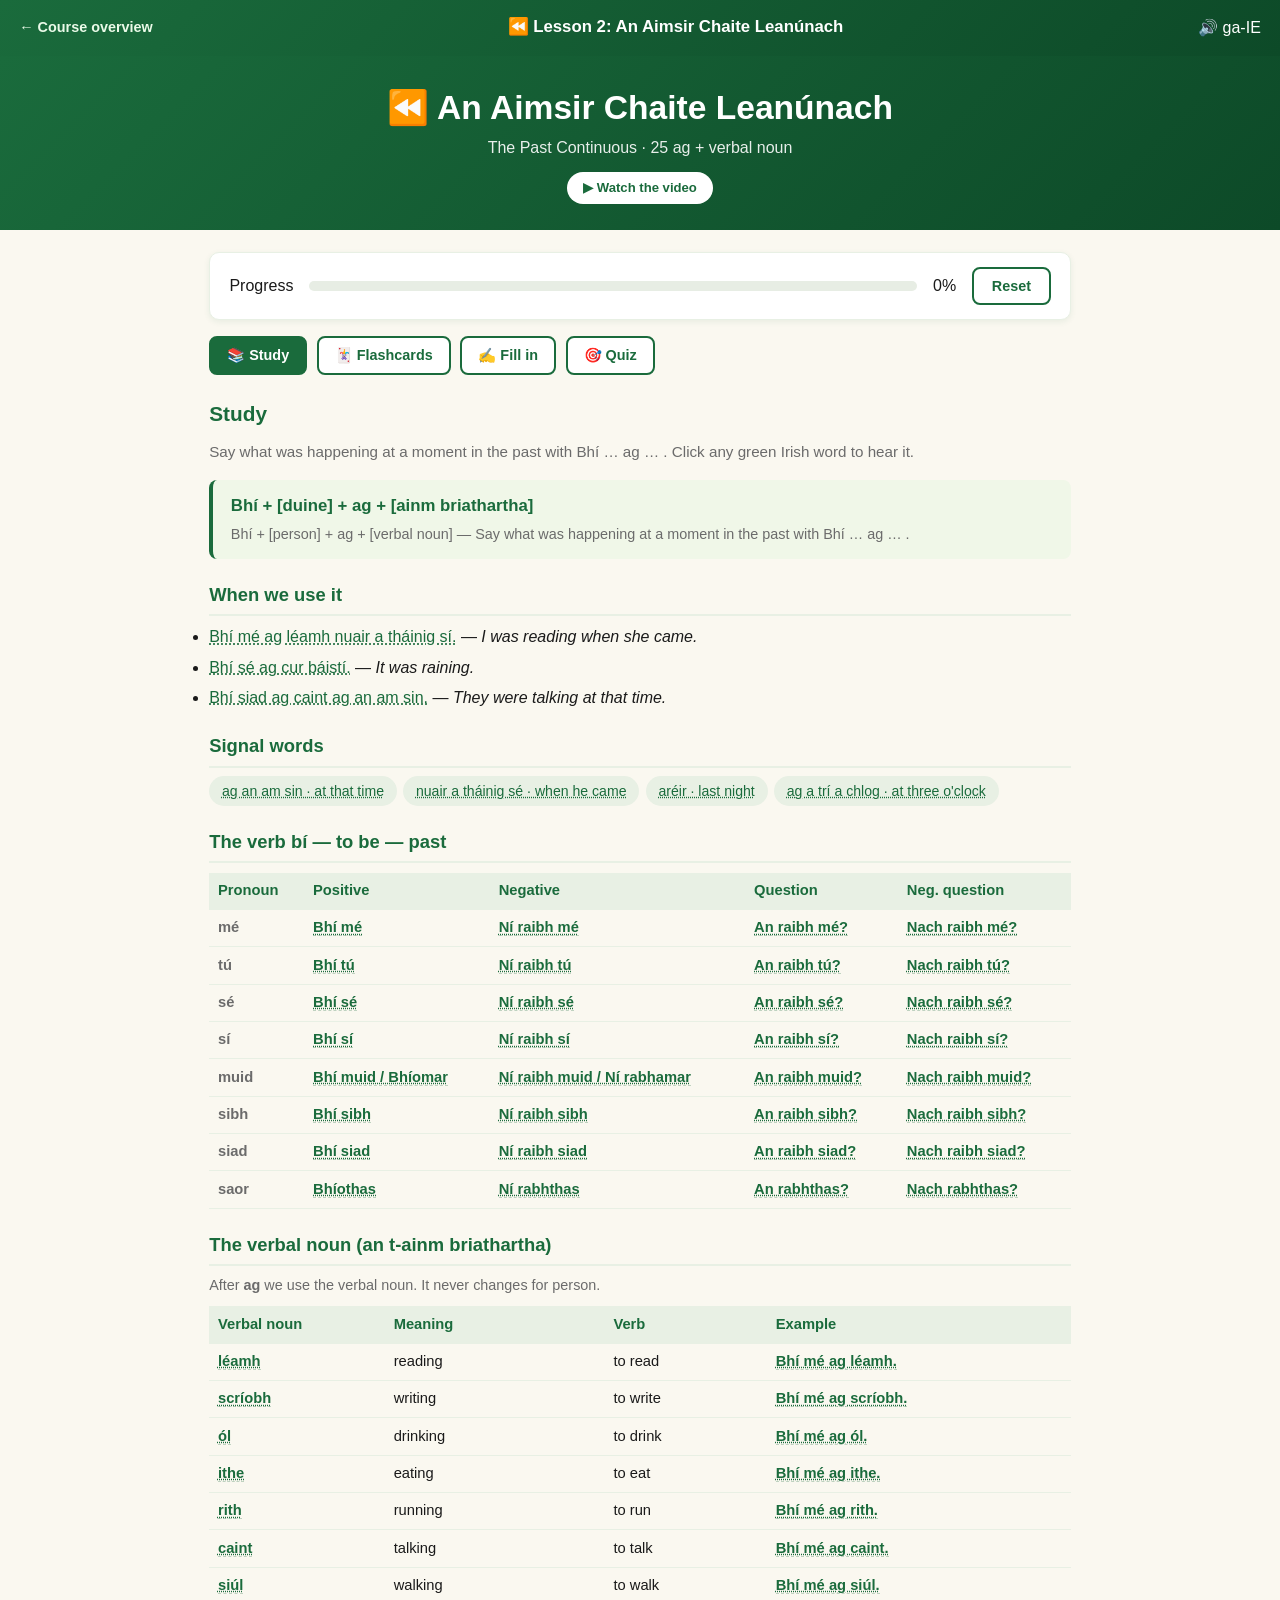
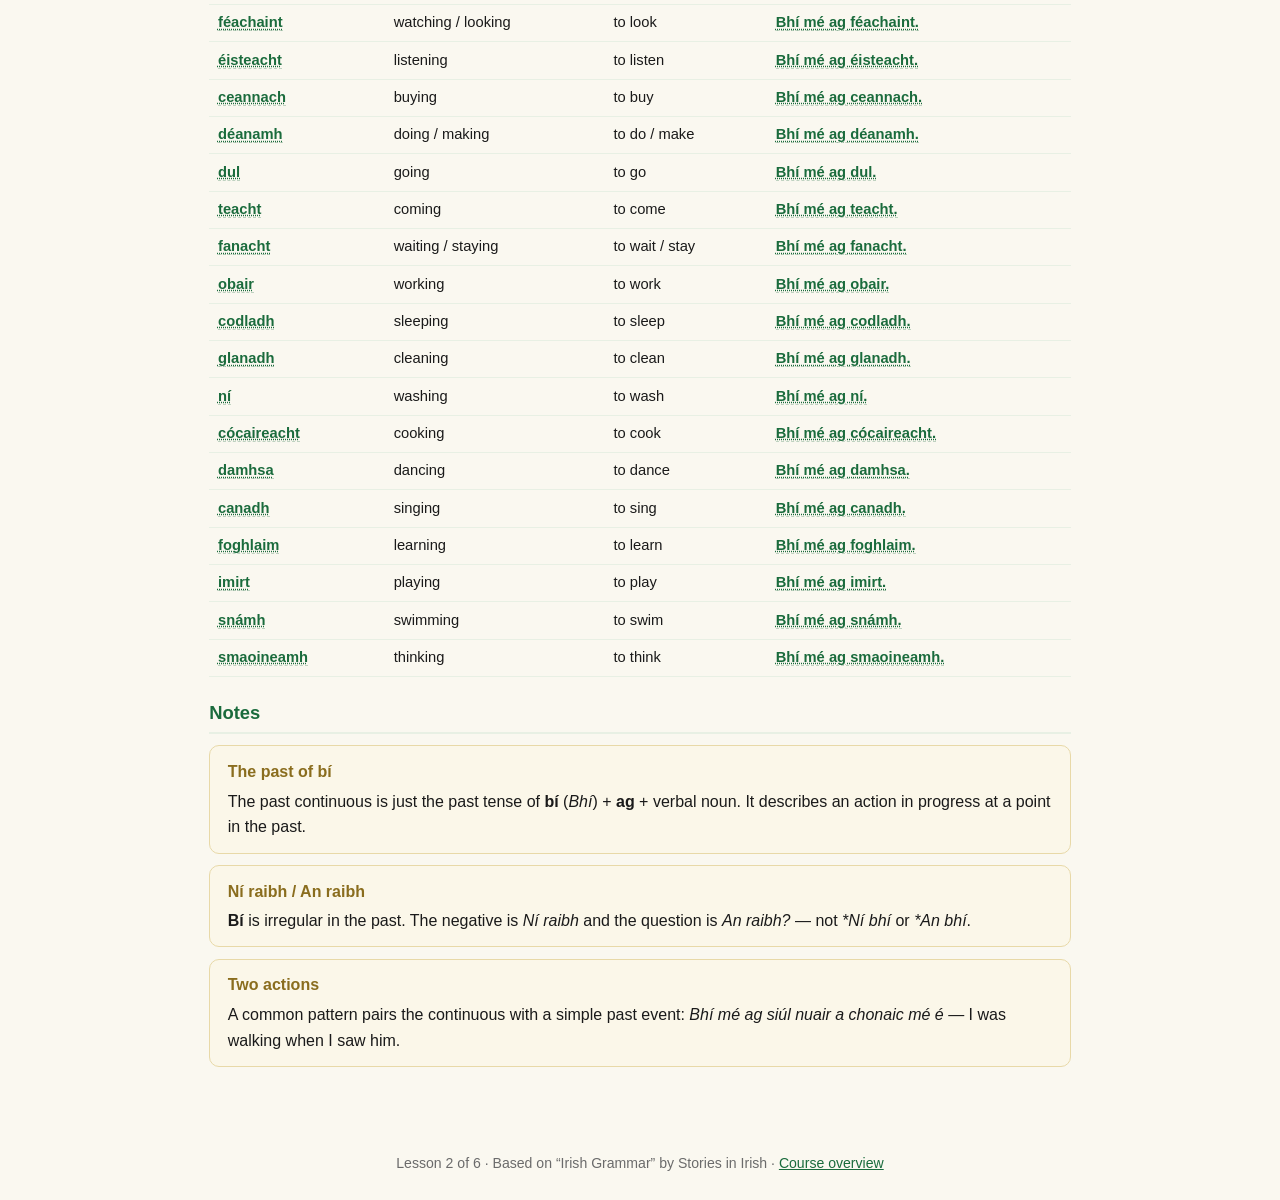
<file: 02-aimsir-chaite-leanunach/index.html>
<!DOCTYPE html>
<html lang="en">
<head>
<meta charset="UTF-8">
<meta name="viewport" content="width=device-width, initial-scale=1.0">
<title>Lesson 2: An Aimsir Chaite Leanúnach — Irish Grammar</title>
<style>* { margin:0; padding:0; box-sizing:border-box; }
:root { --green:#1a6b3c; --green-dark:#0d4a28; --gold:#d4af37; --cream:#faf8f0; --text:#1a1a1a; --grey:#6b6b6b; }
body { font-family:-apple-system,BlinkMacSystemFont,'Segoe UI',Roboto,sans-serif; background:var(--cream); color:var(--text); line-height:1.6; }
.topbar { background:linear-gradient(135deg,var(--green) 0%,var(--green-dark) 100%); color:#fff; padding:.9rem 1.2rem; display:flex; justify-content:space-between; align-items:center; flex-wrap:wrap; gap:.5rem; }
.topbar a { color:#eafae8; text-decoration:none; font-weight:600; font-size:.9rem; }
.topbar .title { font-weight:700; font-size:1.05rem; }
header.hdr { background:linear-gradient(135deg,var(--green) 0%,var(--green-dark) 100%); color:#fff; padding:1.6rem 1.2rem; text-align:center; }
header.hdr h1 { font-size:clamp(1.4rem,3vw,2.1rem); }
header.hdr p { opacity:.9; }
header.hdr .yt { display:inline-block; margin-top:.7rem; background:#fff; color:var(--green); padding:.35rem 1rem; border-radius:30px; text-decoration:none; font-weight:600; font-size:.82rem; }
.container { max-width:900px; margin:0 auto; padding:1.4rem 1.2rem 3rem; }
.tabs { display:flex; gap:.6rem; flex-wrap:wrap; margin-bottom:1.4rem; }
.tabbtn { border:2px solid var(--green); background:#fff; color:var(--green); padding:.55rem 1rem; border-radius:8px; font-weight:600; cursor:pointer; font-size:.9rem; transition:all .18s; font-family:inherit; }
.tabbtn.active { background:var(--green); color:#fff; }
.panel { display:none; }
.panel.active { display:block; }
.panel h2 { color:var(--green); margin-bottom:.6rem; font-size:1.3rem; }
.panel p.lede { color:var(--grey); margin-bottom:1rem; font-size:.95rem; }
.speak, [data-say] { color:var(--green); text-decoration:underline dotted; cursor:pointer; }
.progressbox { background:#fff; border-radius:10px; padding:.9rem 1.2rem; box-shadow:0 2px 6px rgba(26,107,60,.08); border:1px solid #e8f0e4; margin-bottom:1rem; display:flex; align-items:center; gap:1rem; flex-wrap:wrap; }
.progressbox .bar { flex:1; height:10px; background:#e7ede4; border-radius:6px; overflow:hidden; min-width:120px; }
.progressbox .bar .fill { height:100%; background:linear-gradient(90deg,var(--green),#3aa866); transition:width .3s; }
.btn { display:inline-block; background:var(--green); color:#fff; padding:.55rem 1.1rem; border-radius:8px; border:none; font-weight:600; font-size:.9rem; cursor:pointer; transition:background .18s; font-family:inherit; }
.btn:hover { background:var(--green-dark); }
.btn.gold { background:var(--gold); color:#1a1a1a; }
.btn.ghost { background:#fff; color:var(--green); border:2px solid var(--green); }
.qcard { background:#fff; border-radius:12px; padding:1.3rem 1.5rem; box-shadow:0 2px 10px rgba(26,107,60,.08); border:1px solid #e8f0e4; margin-bottom:1rem; }
.qcard .q { font-size:1.1rem; margin-bottom:.8rem; }
.opts { display:grid; gap:.6rem; }
.opt { border:2px solid #d4e4d0; background:#fff; padding:.7rem 1rem; border-radius:8px; cursor:pointer; font-size:.98rem; transition:all .15s; text-align:left; font-family:inherit; }
.opt:hover { border-color:var(--green); }
.opt.correct { background:#e9f7ec; border-color:#2e9e4f; }
.opt.wrong { background:#fdecec; border-color:#c0392b; }
.navbtns { display:flex; gap:.7rem; margin-top:1rem; flex-wrap:wrap; }
.flipcard { perspective:1000px; cursor:pointer; }
.flipcard .inner { position:relative; width:100%; min-height:230px; transition:transform .5s; transform-style:preserve-3d; }
.flipcard.flipped .inner { transform:rotateY(180deg); }
.face { position:absolute; inset:0; backface-visibility:hidden; -webkit-backface-visibility:hidden; border-radius:14px; padding:1.4rem; display:flex; flex-direction:column; justify-content:center; align-items:center; text-align:center; box-shadow:0 4px 14px rgba(26,107,60,.14); }
.face.front { background:#fff; border:2px solid var(--green); }
.face.front .prompt { color:var(--gold); font-weight:700; font-size:.82rem; text-transform:uppercase; letter-spacing:1px; margin-bottom:.5rem; }
.face.front .verb { font-size:1.7rem; font-weight:800; color:var(--green); }
.face.front .en { color:var(--grey); margin-top:.4rem; font-size:.95rem; }
.face.front .hint { color:var(--grey); margin-top:.7rem; font-size:.88rem; }
.face.back { background:var(--green); color:#fff; transform:rotateY(180deg); font-size:1rem; }
.face.back .prep { font-size:1.15rem; font-weight:700; margin-bottom:.5rem; }
.empty-note { color:var(--grey); font-size:.9rem; margin-top:.4rem; }
.feedback { font-weight:700; margin-top:.6rem; }
.feedback.ok { color:#2e9e4f; }
.feedback.no { color:#c0392b; }
.feedback.sol { color:var(--grey); font-size:.9rem; font-weight:500; margin-top:.3rem; }
.qtype { font-size:.85rem; color:var(--grey); margin-bottom:.5rem; }
.qtype-tag { display:inline-block; background:var(--green); color:#fff; border-radius:20px; padding:.12rem .75rem; font-size:.78rem; font-weight:700; text-transform:uppercase; letter-spacing:.4px; vertical-align:middle; }
.qcard.results { text-align:center; border-top:5px solid var(--gold); }
.qcard.results h3 { color:var(--green); margin-bottom:.4rem; font-size:1.4rem; }
.qcard.results .bigscore { font-size:1.15rem; margin:.6rem 0 1rem; }
.qcard.results .navbtns { justify-content:center; }
table.conj { width:100%; border-collapse:collapse; margin:.6rem 0; font-size:.92rem; }
table.conj th, table.conj td { padding:.4rem .55rem; text-align:left; border-bottom:1px solid #e8f0e4; }
table.conj th { background:#e8f0e4; color:var(--green); font-weight:600; }
table.conj td.pron { color:var(--grey); font-weight:600; }
table.conj .irish { color:var(--green); font-weight:600; cursor:pointer; border-bottom:1px dashed #1a6b3c44; }
table.conj .irish:hover { background:#e8f0e4; border-radius:3px; }
details.verb { background:#fff; border:1px solid #e8f0e4; border-radius:10px; padding:.5rem 1rem; margin:.6rem 0; box-shadow:0 1px 5px rgba(26,107,60,.06); }
details.verb > summary { cursor:pointer; font-weight:600; color:var(--green); list-style:none; }
details.verb > summary::-webkit-details-marker { display:none; }
details.verb > summary::before { content:'▶'; font-size:.7rem; margin-right:.55rem; color:var(--gold); }
details.verb[open] > summary::before { content:'▼'; }
details.verb summary .m { color:var(--grey); font-weight:400; font-style:italic; }
.patternbox { background:#f0f7e8; border-left:4px solid var(--green); border-radius:8px; padding:.8rem 1.1rem; margin:.7rem 0; font-size:1.05rem; }
.patternbox b { color:var(--green); }
.patternbox .en { color:var(--grey); font-size:.9rem; display:block; margin-top:.2rem; }
.signal { display:flex; flex-wrap:wrap; gap:.4rem; margin:.4rem 0; }
.chip { background:#e8f0e4; color:var(--green); border-radius:20px; padding:.25rem .8rem; font-size:.88rem; cursor:pointer; }
.chip:hover { background:#d4e4d0; }
.note { background:#fbf7e9; border:1px solid #e8d9a8; border-radius:10px; padding:.8rem 1.1rem; margin:.7rem 0; }
.note h4 { color:#8a6d1e; margin-bottom:.25rem; font-size:1rem; }
.uses li { margin:.3rem 0; }
.section-h { color:var(--green); margin:1.3rem 0 .5rem; font-size:1.15rem; border-bottom:2px solid #e8f0e4; padding-bottom:.3rem; }
@media (max-width:560px){ .flipcard .inner { min-height:200px; } .face.front .verb { font-size:1.35rem; } table.conj { font-size:.82rem; } table.conj th, table.conj td { padding:.3rem .35rem; } }
</style>
</head>
<body>
<div class="topbar">
  <a href="../index.html">← Course overview</a>
  <span class="title">⏪ Lesson 2: An Aimsir Chaite Leanúnach</span>
  <span>🔊 ga-IE</span>
</div>
<header class="hdr">
  <h1>⏪ An Aimsir Chaite Leanúnach</h1>
  <p>The Past Continuous · 25 ag + verbal noun</p>
  <a class="yt" href="https://www.youtube.com/watch?v=TCl3ZLNqoGU" target="_blank" rel="noopener">▶ Watch the video</a>
</header>
<div class="container">
  <div class="progressbox">
    <span>Progress</span>
    <div class="bar"><div class="fill" id="progFill" style="width:0%"></div></div>
    <span id="progPct">0%</span>
    <button class="btn ghost" onclick="resetProg()">Reset</button>
  </div>

  <div class="tabs">
    <button class="tabbtn active" data-tab="study">📚 Study</button>
    <button class="tabbtn" data-tab="drill">🃏 Flashcards</button>
    <button class="tabbtn" data-tab="fill">✍️ Fill in</button>
    <button class="tabbtn" data-tab="quiz">🎯 Quiz</button>
  </div>

  <section class="panel active" id="panel-study">
    <h2>Study</h2>
    <p class="lede">Say what was happening at a moment in the past with Bhí … ag … . Click any green Irish word to hear it.</p>
    <div id="studyList"></div>
  </section>

  <section class="panel" id="panel-drill">
    <h2>Flashcards</h2>
    <p class="lede">Think of the answer, then flip the card to check.</p>
    <div class="progressbox"><span>Card</span><span id="drillPos">1 / 1</span>
      <div class="bar"><div class="fill" id="drillFill" style="width:0%"></div></div></div>
    <div class="flipcard" id="flipcard" onclick="flip()">
      <div class="inner">
        <div class="face front">
          <div class="prompt" id="drillPrompt"></div>
          <div class="verb" id="drillVerb"></div>
          <div class="en" id="drillEn"></div>
          <div class="hint">Click for the answer</div>
        </div>
        <div class="face back" id="drillBack"></div>
      </div>
    </div>
    <div class="navbtns">
      <button class="btn ghost" onclick="drillPrev()">← Back</button>
      <button class="btn" onclick="drillNext()">Next →</button>
    </div>
    <p class="empty-note">Cards appear in a random order.</p>
  </section>

  <section class="panel" id="panel-fill">
    <h2>Fill in the blank</h2>
    <p class="lede">Choose the correct word to complete each sentence.</p>
    <div class="progressbox"><span>Question</span><span id="fillPos">1 / 10</span>
      <div class="bar"><div class="fill" id="fillFill" style="width:0%"></div></div>
      <span>Score</span><span id="fillScore">0 / 0</span></div>
    <div id="fillQ"></div>
    <div class="navbtns"><button class="btn ghost" onclick="fillReset()">Reshuffle</button></div>
    <p class="empty-note">10 random sentences each round.</p>
  </section>

  <section class="panel" id="panel-quiz">
    <h2>Quiz</h2>
    <p class="lede">Mixed questions on forms, negatives, questions and meaning.</p>
    <div class="progressbox"><span>Question</span><span id="quizPos">1 / 10</span>
      <div class="bar"><div class="fill" id="quizFill" style="width:0%"></div></div>
      <span>Score</span><span id="quizScore">0 / 0</span></div>
    <div id="quizQ"></div>
    <div class="navbtns"><button class="btn ghost" onclick="quizReset()">Reshuffle</button></div>
    <p class="empty-note">10 questions drawn from the full pool.</p>
  </section>
</div>
<footer style="text-align:center;padding:1.6rem;color:var(--grey);font-size:.88rem">
  <p>Lesson 2 of 6 · Based on “Irish Grammar” by Stories in Irish ·
  <a href="../index.html" style="color:var(--green)">Course overview</a></p>
</footer>
<script>
const LESSON = {"id": 2, "kind": "continuous", "study": "\n    <div class=\"patternbox\"><b>Bhí + [duine] + ag + [ainm briathartha]</b>\n      <span class=\"en\">Bhí + [person] + ag + [verbal noun] — Say what was happening at a moment in the past with Bhí … ag … .</span></div>\n    <h3 class=\"section-h\">When we use it</h3>\n    <ul class=\"uses\"><li><span class=\"irish\" data-say=\"Bhí mé ag léamh nuair a tháinig sí.\">Bhí mé ag léamh nuair a tháinig sí.</span> — <em>I was reading when she came.</em></li><li><span class=\"irish\" data-say=\"Bhí sé ag cur báistí.\">Bhí sé ag cur báistí.</span> — <em>It was raining.</em></li><li><span class=\"irish\" data-say=\"Bhí siad ag caint ag an am sin.\">Bhí siad ag caint ag an am sin.</span> — <em>They were talking at that time.</em></li></ul>\n    <h3 class=\"section-h\">Signal words</h3>\n    <div class=\"signal\"><span class=\"chip\" data-say=\"ag an am sin\">ag an am sin · at that time</span><span class=\"chip\" data-say=\"nuair a tháinig sé\">nuair a tháinig sé · when he came</span><span class=\"chip\" data-say=\"aréir\">aréir · last night</span><span class=\"chip\" data-say=\"ag a trí a chlog\">ag a trí a chlog · at three o'clock</span></div>\n    <h3 class=\"section-h\">The verb bí — to be — past</h3>\n    <table class=\"conj\">\n      <tr><th>Pronoun</th><th>Positive</th><th>Negative</th><th>Question</th><th>Neg. question</th></tr>\n      <tr><td class=\"pron\">mé</td><td><span class=\"irish\" data-say=\"Bhí mé\">Bhí mé</span></td><td><span class=\"irish\" data-say=\"Ní raibh mé\">Ní raibh mé</span></td><td><span class=\"irish\" data-say=\"An raibh mé?\">An raibh mé?</span></td><td><span class=\"irish\" data-say=\"Nach raibh mé?\">Nach raibh mé?</span></td></tr><tr><td class=\"pron\">tú</td><td><span class=\"irish\" data-say=\"Bhí tú\">Bhí tú</span></td><td><span class=\"irish\" data-say=\"Ní raibh tú\">Ní raibh tú</span></td><td><span class=\"irish\" data-say=\"An raibh tú?\">An raibh tú?</span></td><td><span class=\"irish\" data-say=\"Nach raibh tú?\">Nach raibh tú?</span></td></tr><tr><td class=\"pron\">sé</td><td><span class=\"irish\" data-say=\"Bhí sé\">Bhí sé</span></td><td><span class=\"irish\" data-say=\"Ní raibh sé\">Ní raibh sé</span></td><td><span class=\"irish\" data-say=\"An raibh sé?\">An raibh sé?</span></td><td><span class=\"irish\" data-say=\"Nach raibh sé?\">Nach raibh sé?</span></td></tr><tr><td class=\"pron\">sí</td><td><span class=\"irish\" data-say=\"Bhí sí\">Bhí sí</span></td><td><span class=\"irish\" data-say=\"Ní raibh sí\">Ní raibh sí</span></td><td><span class=\"irish\" data-say=\"An raibh sí?\">An raibh sí?</span></td><td><span class=\"irish\" data-say=\"Nach raibh sí?\">Nach raibh sí?</span></td></tr><tr><td class=\"pron\">muid</td><td><span class=\"irish\" data-say=\"Bhí muid / Bhíomar\">Bhí muid / Bhíomar</span></td><td><span class=\"irish\" data-say=\"Ní raibh muid / Ní rabhamar\">Ní raibh muid / Ní rabhamar</span></td><td><span class=\"irish\" data-say=\"An raibh muid?\">An raibh muid?</span></td><td><span class=\"irish\" data-say=\"Nach raibh muid?\">Nach raibh muid?</span></td></tr><tr><td class=\"pron\">sibh</td><td><span class=\"irish\" data-say=\"Bhí sibh\">Bhí sibh</span></td><td><span class=\"irish\" data-say=\"Ní raibh sibh\">Ní raibh sibh</span></td><td><span class=\"irish\" data-say=\"An raibh sibh?\">An raibh sibh?</span></td><td><span class=\"irish\" data-say=\"Nach raibh sibh?\">Nach raibh sibh?</span></td></tr><tr><td class=\"pron\">siad</td><td><span class=\"irish\" data-say=\"Bhí siad\">Bhí siad</span></td><td><span class=\"irish\" data-say=\"Ní raibh siad\">Ní raibh siad</span></td><td><span class=\"irish\" data-say=\"An raibh siad?\">An raibh siad?</span></td><td><span class=\"irish\" data-say=\"Nach raibh siad?\">Nach raibh siad?</span></td></tr><tr><td class=\"pron\">saor</td><td><span class=\"irish\" data-say=\"Bhíothas\">Bhíothas</span></td><td><span class=\"irish\" data-say=\"Ní rabhthas\">Ní rabhthas</span></td><td><span class=\"irish\" data-say=\"An rabhthas?\">An rabhthas?</span></td><td><span class=\"irish\" data-say=\"Nach rabhthas?\">Nach rabhthas?</span></td></tr>\n    </table>\n    <h3 class=\"section-h\">The verbal noun (an t-ainm briathartha)</h3>\n    <p class=\"empty-note\">After <b>ag</b> we use the verbal noun. It never changes for person.</p>\n    <table class=\"conj\">\n      <tr><th>Verbal noun</th><th>Meaning</th><th>Verb</th><th>Example</th></tr>\n      <tr><td><span class=\"irish\" data-say=\"léamh\">léamh</span></td><td>reading</td><td>to read</td><td><span class=\"irish\" data-say=\"Bhí mé ag léamh.\">Bhí mé ag léamh.</span></td></tr><tr><td><span class=\"irish\" data-say=\"scríobh\">scríobh</span></td><td>writing</td><td>to write</td><td><span class=\"irish\" data-say=\"Bhí mé ag scríobh.\">Bhí mé ag scríobh.</span></td></tr><tr><td><span class=\"irish\" data-say=\"ól\">ól</span></td><td>drinking</td><td>to drink</td><td><span class=\"irish\" data-say=\"Bhí mé ag ól.\">Bhí mé ag ól.</span></td></tr><tr><td><span class=\"irish\" data-say=\"ithe\">ithe</span></td><td>eating</td><td>to eat</td><td><span class=\"irish\" data-say=\"Bhí mé ag ithe.\">Bhí mé ag ithe.</span></td></tr><tr><td><span class=\"irish\" data-say=\"rith\">rith</span></td><td>running</td><td>to run</td><td><span class=\"irish\" data-say=\"Bhí mé ag rith.\">Bhí mé ag rith.</span></td></tr><tr><td><span class=\"irish\" data-say=\"caint\">caint</span></td><td>talking</td><td>to talk</td><td><span class=\"irish\" data-say=\"Bhí mé ag caint.\">Bhí mé ag caint.</span></td></tr><tr><td><span class=\"irish\" data-say=\"siúl\">siúl</span></td><td>walking</td><td>to walk</td><td><span class=\"irish\" data-say=\"Bhí mé ag siúl.\">Bhí mé ag siúl.</span></td></tr><tr><td><span class=\"irish\" data-say=\"féachaint\">féachaint</span></td><td>watching / looking</td><td>to look</td><td><span class=\"irish\" data-say=\"Bhí mé ag féachaint.\">Bhí mé ag féachaint.</span></td></tr><tr><td><span class=\"irish\" data-say=\"éisteacht\">éisteacht</span></td><td>listening</td><td>to listen</td><td><span class=\"irish\" data-say=\"Bhí mé ag éisteacht.\">Bhí mé ag éisteacht.</span></td></tr><tr><td><span class=\"irish\" data-say=\"ceannach\">ceannach</span></td><td>buying</td><td>to buy</td><td><span class=\"irish\" data-say=\"Bhí mé ag ceannach.\">Bhí mé ag ceannach.</span></td></tr><tr><td><span class=\"irish\" data-say=\"déanamh\">déanamh</span></td><td>doing / making</td><td>to do / make</td><td><span class=\"irish\" data-say=\"Bhí mé ag déanamh.\">Bhí mé ag déanamh.</span></td></tr><tr><td><span class=\"irish\" data-say=\"dul\">dul</span></td><td>going</td><td>to go</td><td><span class=\"irish\" data-say=\"Bhí mé ag dul.\">Bhí mé ag dul.</span></td></tr><tr><td><span class=\"irish\" data-say=\"teacht\">teacht</span></td><td>coming</td><td>to come</td><td><span class=\"irish\" data-say=\"Bhí mé ag teacht.\">Bhí mé ag teacht.</span></td></tr><tr><td><span class=\"irish\" data-say=\"fanacht\">fanacht</span></td><td>waiting / staying</td><td>to wait / stay</td><td><span class=\"irish\" data-say=\"Bhí mé ag fanacht.\">Bhí mé ag fanacht.</span></td></tr><tr><td><span class=\"irish\" data-say=\"obair\">obair</span></td><td>working</td><td>to work</td><td><span class=\"irish\" data-say=\"Bhí mé ag obair.\">Bhí mé ag obair.</span></td></tr><tr><td><span class=\"irish\" data-say=\"codladh\">codladh</span></td><td>sleeping</td><td>to sleep</td><td><span class=\"irish\" data-say=\"Bhí mé ag codladh.\">Bhí mé ag codladh.</span></td></tr><tr><td><span class=\"irish\" data-say=\"glanadh\">glanadh</span></td><td>cleaning</td><td>to clean</td><td><span class=\"irish\" data-say=\"Bhí mé ag glanadh.\">Bhí mé ag glanadh.</span></td></tr><tr><td><span class=\"irish\" data-say=\"ní\">ní</span></td><td>washing</td><td>to wash</td><td><span class=\"irish\" data-say=\"Bhí mé ag ní.\">Bhí mé ag ní.</span></td></tr><tr><td><span class=\"irish\" data-say=\"cócaireacht\">cócaireacht</span></td><td>cooking</td><td>to cook</td><td><span class=\"irish\" data-say=\"Bhí mé ag cócaireacht.\">Bhí mé ag cócaireacht.</span></td></tr><tr><td><span class=\"irish\" data-say=\"damhsa\">damhsa</span></td><td>dancing</td><td>to dance</td><td><span class=\"irish\" data-say=\"Bhí mé ag damhsa.\">Bhí mé ag damhsa.</span></td></tr><tr><td><span class=\"irish\" data-say=\"canadh\">canadh</span></td><td>singing</td><td>to sing</td><td><span class=\"irish\" data-say=\"Bhí mé ag canadh.\">Bhí mé ag canadh.</span></td></tr><tr><td><span class=\"irish\" data-say=\"foghlaim\">foghlaim</span></td><td>learning</td><td>to learn</td><td><span class=\"irish\" data-say=\"Bhí mé ag foghlaim.\">Bhí mé ag foghlaim.</span></td></tr><tr><td><span class=\"irish\" data-say=\"imirt\">imirt</span></td><td>playing</td><td>to play</td><td><span class=\"irish\" data-say=\"Bhí mé ag imirt.\">Bhí mé ag imirt.</span></td></tr><tr><td><span class=\"irish\" data-say=\"snámh\">snámh</span></td><td>swimming</td><td>to swim</td><td><span class=\"irish\" data-say=\"Bhí mé ag snámh.\">Bhí mé ag snámh.</span></td></tr><tr><td><span class=\"irish\" data-say=\"smaoineamh\">smaoineamh</span></td><td>thinking</td><td>to think</td><td><span class=\"irish\" data-say=\"Bhí mé ag smaoineamh.\">Bhí mé ag smaoineamh.</span></td></tr>\n    </table>\n    <h3 class=\"section-h\">Notes</h3>\n    <div class=\"note\"><h4>The past of bí</h4>The past continuous is just the past tense of <b>bí</b> (<i>Bhí</i>) + <b>ag</b> + verbal noun. It describes an action in progress at a point in the past.</div><div class=\"note\"><h4>Ní raibh / An raibh</h4><b>Bí</b> is irregular in the past. The negative is <i>Ní raibh</i> and the question is <i>An raibh?</i> — not <i>*Ní bhí</i> or <i>*An bhí</i>.</div><div class=\"note\"><h4>Two actions</h4>A common pattern pairs the continuous with a simple past event: <i>Bhí mé ag siúl nuair a chonaic mé é</i> — I was walking when I saw him.</div>\n    ", "drill": [{"front": "reading", "frontSub": "to read", "prompt": "Give the verbal noun with ag", "back": "<div class=\"prep\">ag léamh</div><span data-say=\"Bhí mé ag léamh.\">Bhí mé ag léamh.</span>", "say": "Bhí mé ag léamh."}, {"front": "writing", "frontSub": "to write", "prompt": "Give the verbal noun with ag", "back": "<div class=\"prep\">ag scríobh</div><span data-say=\"Bhí mé ag scríobh.\">Bhí mé ag scríobh.</span>", "say": "Bhí mé ag scríobh."}, {"front": "drinking", "frontSub": "to drink", "prompt": "Give the verbal noun with ag", "back": "<div class=\"prep\">ag ól</div><span data-say=\"Bhí mé ag ól.\">Bhí mé ag ól.</span>", "say": "Bhí mé ag ól."}, {"front": "eating", "frontSub": "to eat", "prompt": "Give the verbal noun with ag", "back": "<div class=\"prep\">ag ithe</div><span data-say=\"Bhí mé ag ithe.\">Bhí mé ag ithe.</span>", "say": "Bhí mé ag ithe."}, {"front": "running", "frontSub": "to run", "prompt": "Give the verbal noun with ag", "back": "<div class=\"prep\">ag rith</div><span data-say=\"Bhí mé ag rith.\">Bhí mé ag rith.</span>", "say": "Bhí mé ag rith."}, {"front": "talking", "frontSub": "to talk", "prompt": "Give the verbal noun with ag", "back": "<div class=\"prep\">ag caint</div><span data-say=\"Bhí mé ag caint.\">Bhí mé ag caint.</span>", "say": "Bhí mé ag caint."}, {"front": "walking", "frontSub": "to walk", "prompt": "Give the verbal noun with ag", "back": "<div class=\"prep\">ag siúl</div><span data-say=\"Bhí mé ag siúl.\">Bhí mé ag siúl.</span>", "say": "Bhí mé ag siúl."}, {"front": "watching / looking", "frontSub": "to look", "prompt": "Give the verbal noun with ag", "back": "<div class=\"prep\">ag féachaint</div><span data-say=\"Bhí mé ag féachaint.\">Bhí mé ag féachaint.</span>", "say": "Bhí mé ag féachaint."}, {"front": "listening", "frontSub": "to listen", "prompt": "Give the verbal noun with ag", "back": "<div class=\"prep\">ag éisteacht</div><span data-say=\"Bhí mé ag éisteacht.\">Bhí mé ag éisteacht.</span>", "say": "Bhí mé ag éisteacht."}, {"front": "buying", "frontSub": "to buy", "prompt": "Give the verbal noun with ag", "back": "<div class=\"prep\">ag ceannach</div><span data-say=\"Bhí mé ag ceannach.\">Bhí mé ag ceannach.</span>", "say": "Bhí mé ag ceannach."}, {"front": "doing / making", "frontSub": "to do / make", "prompt": "Give the verbal noun with ag", "back": "<div class=\"prep\">ag déanamh</div><span data-say=\"Bhí mé ag déanamh.\">Bhí mé ag déanamh.</span>", "say": "Bhí mé ag déanamh."}, {"front": "going", "frontSub": "to go", "prompt": "Give the verbal noun with ag", "back": "<div class=\"prep\">ag dul</div><span data-say=\"Bhí mé ag dul.\">Bhí mé ag dul.</span>", "say": "Bhí mé ag dul."}, {"front": "coming", "frontSub": "to come", "prompt": "Give the verbal noun with ag", "back": "<div class=\"prep\">ag teacht</div><span data-say=\"Bhí mé ag teacht.\">Bhí mé ag teacht.</span>", "say": "Bhí mé ag teacht."}, {"front": "waiting / staying", "frontSub": "to wait / stay", "prompt": "Give the verbal noun with ag", "back": "<div class=\"prep\">ag fanacht</div><span data-say=\"Bhí mé ag fanacht.\">Bhí mé ag fanacht.</span>", "say": "Bhí mé ag fanacht."}, {"front": "working", "frontSub": "to work", "prompt": "Give the verbal noun with ag", "back": "<div class=\"prep\">ag obair</div><span data-say=\"Bhí mé ag obair.\">Bhí mé ag obair.</span>", "say": "Bhí mé ag obair."}, {"front": "sleeping", "frontSub": "to sleep", "prompt": "Give the verbal noun with ag", "back": "<div class=\"prep\">ag codladh</div><span data-say=\"Bhí mé ag codladh.\">Bhí mé ag codladh.</span>", "say": "Bhí mé ag codladh."}, {"front": "cleaning", "frontSub": "to clean", "prompt": "Give the verbal noun with ag", "back": "<div class=\"prep\">ag glanadh</div><span data-say=\"Bhí mé ag glanadh.\">Bhí mé ag glanadh.</span>", "say": "Bhí mé ag glanadh."}, {"front": "washing", "frontSub": "to wash", "prompt": "Give the verbal noun with ag", "back": "<div class=\"prep\">ag ní</div><span data-say=\"Bhí mé ag ní.\">Bhí mé ag ní.</span>", "say": "Bhí mé ag ní."}, {"front": "cooking", "frontSub": "to cook", "prompt": "Give the verbal noun with ag", "back": "<div class=\"prep\">ag cócaireacht</div><span data-say=\"Bhí mé ag cócaireacht.\">Bhí mé ag cócaireacht.</span>", "say": "Bhí mé ag cócaireacht."}, {"front": "dancing", "frontSub": "to dance", "prompt": "Give the verbal noun with ag", "back": "<div class=\"prep\">ag damhsa</div><span data-say=\"Bhí mé ag damhsa.\">Bhí mé ag damhsa.</span>", "say": "Bhí mé ag damhsa."}, {"front": "singing", "frontSub": "to sing", "prompt": "Give the verbal noun with ag", "back": "<div class=\"prep\">ag canadh</div><span data-say=\"Bhí mé ag canadh.\">Bhí mé ag canadh.</span>", "say": "Bhí mé ag canadh."}, {"front": "learning", "frontSub": "to learn", "prompt": "Give the verbal noun with ag", "back": "<div class=\"prep\">ag foghlaim</div><span data-say=\"Bhí mé ag foghlaim.\">Bhí mé ag foghlaim.</span>", "say": "Bhí mé ag foghlaim."}, {"front": "playing", "frontSub": "to play", "prompt": "Give the verbal noun with ag", "back": "<div class=\"prep\">ag imirt</div><span data-say=\"Bhí mé ag imirt.\">Bhí mé ag imirt.</span>", "say": "Bhí mé ag imirt."}, {"front": "swimming", "frontSub": "to swim", "prompt": "Give the verbal noun with ag", "back": "<div class=\"prep\">ag snámh</div><span data-say=\"Bhí mé ag snámh.\">Bhí mé ag snámh.</span>", "say": "Bhí mé ag snámh."}, {"front": "thinking", "frontSub": "to think", "prompt": "Give the verbal noun with ag", "back": "<div class=\"prep\">ag smaoineamh</div><span data-say=\"Bhí mé ag smaoineamh.\">Bhí mé ag smaoineamh.</span>", "say": "Bhí mé ag smaoineamh."}], "fill": [{"qtype": "Which verbal noun completes the sentence?", "sentence": "Bhí mé ag ______.", "answer": "léamh", "english": "I was reading.", "say": "Bhí mé ag léamh.", "options": ["scríobh", "ithe", "léamh", "ól"]}, {"qtype": "Which verbal noun completes the sentence?", "sentence": "Bhí mé ag ______.", "answer": "scríobh", "english": "I was writing.", "say": "Bhí mé ag scríobh.", "options": ["léamh", "ithe", "ól", "scríobh"]}, {"qtype": "Which verbal noun completes the sentence?", "sentence": "Bhí mé ag ______.", "answer": "ól", "english": "I was drinking.", "say": "Bhí mé ag ól.", "options": ["scríobh", "ól", "ithe", "léamh"]}, {"qtype": "Which verbal noun completes the sentence?", "sentence": "Bhí mé ag ______.", "answer": "ithe", "english": "I was eating.", "say": "Bhí mé ag ithe.", "options": ["ól", "scríobh", "léamh", "ithe"]}, {"qtype": "Which verbal noun completes the sentence?", "sentence": "Bhí mé ag ______.", "answer": "rith", "english": "I was running.", "say": "Bhí mé ag rith.", "options": ["rith", "scríobh", "ól", "léamh"]}, {"qtype": "Which verbal noun completes the sentence?", "sentence": "Bhí mé ag ______.", "answer": "caint", "english": "I was talking.", "say": "Bhí mé ag caint.", "options": ["scríobh", "caint", "léamh", "ól"]}, {"qtype": "Which verbal noun completes the sentence?", "sentence": "Bhí mé ag ______.", "answer": "siúl", "english": "I was walking.", "say": "Bhí mé ag siúl.", "options": ["léamh", "ól", "scríobh", "siúl"]}, {"qtype": "Which verbal noun completes the sentence?", "sentence": "Bhí mé ag ______.", "answer": "féachaint", "english": "I was watching / looking.", "say": "Bhí mé ag féachaint.", "options": ["scríobh", "léamh", "ól", "féachaint"]}, {"qtype": "Which verbal noun completes the sentence?", "sentence": "Bhí mé ag ______.", "answer": "éisteacht", "english": "I was listening.", "say": "Bhí mé ag éisteacht.", "options": ["léamh", "éisteacht", "ól", "scríobh"]}, {"qtype": "Which verbal noun completes the sentence?", "sentence": "Bhí mé ag ______.", "answer": "ceannach", "english": "I was buying.", "say": "Bhí mé ag ceannach.", "options": ["scríobh", "ceannach", "ól", "léamh"]}, {"qtype": "Which verbal noun completes the sentence?", "sentence": "Bhí mé ag ______.", "answer": "déanamh", "english": "I was doing / making.", "say": "Bhí mé ag déanamh.", "options": ["ól", "déanamh", "léamh", "scríobh"]}, {"qtype": "Which verbal noun completes the sentence?", "sentence": "Bhí mé ag ______.", "answer": "dul", "english": "I was going.", "say": "Bhí mé ag dul.", "options": ["scríobh", "dul", "léamh", "ól"]}, {"qtype": "Which verbal noun completes the sentence?", "sentence": "Bhí mé ag ______.", "answer": "teacht", "english": "I was coming.", "say": "Bhí mé ag teacht.", "options": ["léamh", "ól", "teacht", "scríobh"]}, {"qtype": "Which verbal noun completes the sentence?", "sentence": "Bhí mé ag ______.", "answer": "fanacht", "english": "I was waiting / staying.", "say": "Bhí mé ag fanacht.", "options": ["fanacht", "ól", "scríobh", "léamh"]}, {"qtype": "Which verbal noun completes the sentence?", "sentence": "Bhí mé ag ______.", "answer": "obair", "english": "I was working.", "say": "Bhí mé ag obair.", "options": ["léamh", "scríobh", "ól", "obair"]}, {"qtype": "Which verbal noun completes the sentence?", "sentence": "Bhí mé ag ______.", "answer": "codladh", "english": "I was sleeping.", "say": "Bhí mé ag codladh.", "options": ["léamh", "scríobh", "codladh", "ól"]}, {"qtype": "Which verbal noun completes the sentence?", "sentence": "Bhí mé ag ______.", "answer": "glanadh", "english": "I was cleaning.", "say": "Bhí mé ag glanadh.", "options": ["léamh", "ól", "glanadh", "scríobh"]}, {"qtype": "Which verbal noun completes the sentence?", "sentence": "Bhí mé ag ______.", "answer": "ní", "english": "I was washing.", "say": "Bhí mé ag ní.", "options": ["ól", "scríobh", "ní", "léamh"]}, {"qtype": "Which verbal noun completes the sentence?", "sentence": "Bhí mé ag ______.", "answer": "cócaireacht", "english": "I was cooking.", "say": "Bhí mé ag cócaireacht.", "options": ["cócaireacht", "ól", "scríobh", "léamh"]}, {"qtype": "Which verbal noun completes the sentence?", "sentence": "Bhí mé ag ______.", "answer": "damhsa", "english": "I was dancing.", "say": "Bhí mé ag damhsa.", "options": ["léamh", "ól", "damhsa", "scríobh"]}, {"qtype": "Which verbal noun completes the sentence?", "sentence": "Bhí mé ag ______.", "answer": "canadh", "english": "I was singing.", "say": "Bhí mé ag canadh.", "options": ["scríobh", "ól", "canadh", "léamh"]}, {"qtype": "Which verbal noun completes the sentence?", "sentence": "Bhí mé ag ______.", "answer": "foghlaim", "english": "I was learning.", "say": "Bhí mé ag foghlaim.", "options": ["ól", "scríobh", "foghlaim", "léamh"]}, {"qtype": "Which verbal noun completes the sentence?", "sentence": "Bhí mé ag ______.", "answer": "imirt", "english": "I was playing.", "say": "Bhí mé ag imirt.", "options": ["ól", "scríobh", "léamh", "imirt"]}, {"qtype": "Which verbal noun completes the sentence?", "sentence": "Bhí mé ag ______.", "answer": "snámh", "english": "I was swimming.", "say": "Bhí mé ag snámh.", "options": ["scríobh", "léamh", "ól", "snámh"]}, {"qtype": "Which verbal noun completes the sentence?", "sentence": "Bhí mé ag ______.", "answer": "smaoineamh", "english": "I was thinking.", "say": "Bhí mé ag smaoineamh.", "options": ["scríobh", "léamh", "ól", "smaoineamh"]}], "quiz": [{"badge": "Verbal noun", "q": "Which verbal noun means '<b>reading</b>'?", "options": ["scríobh", "léamh", "ól", "ithe"], "correct": "léamh"}, {"badge": "Verbal noun", "q": "Which verbal noun means '<b>writing</b>'?", "options": ["ithe", "ól", "scríobh", "léamh"], "correct": "scríobh"}, {"badge": "Verbal noun", "q": "Which verbal noun means '<b>drinking</b>'?", "options": ["ithe", "ól", "scríobh", "léamh"], "correct": "ól"}, {"badge": "Verbal noun", "q": "Which verbal noun means '<b>eating</b>'?", "options": ["ól", "léamh", "ithe", "scríobh"], "correct": "ithe"}, {"badge": "Verbal noun", "q": "Which verbal noun means '<b>running</b>'?", "options": ["rith", "ól", "scríobh", "léamh"], "correct": "rith"}, {"badge": "Verbal noun", "q": "Which verbal noun means '<b>talking</b>'?", "options": ["scríobh", "ól", "léamh", "caint"], "correct": "caint"}, {"badge": "Verbal noun", "q": "Which verbal noun means '<b>walking</b>'?", "options": ["ól", "léamh", "siúl", "scríobh"], "correct": "siúl"}, {"badge": "Verbal noun", "q": "Which verbal noun means '<b>watching / looking</b>'?", "options": ["ól", "léamh", "féachaint", "scríobh"], "correct": "féachaint"}, {"badge": "Verbal noun", "q": "Which verbal noun means '<b>listening</b>'?", "options": ["léamh", "éisteacht", "ól", "scríobh"], "correct": "éisteacht"}, {"badge": "Verbal noun", "q": "Which verbal noun means '<b>buying</b>'?", "options": ["léamh", "ól", "scríobh", "ceannach"], "correct": "ceannach"}, {"badge": "Verbal noun", "q": "Which verbal noun means '<b>doing / making</b>'?", "options": ["ól", "léamh", "déanamh", "scríobh"], "correct": "déanamh"}, {"badge": "Verbal noun", "q": "Which verbal noun means '<b>going</b>'?", "options": ["ól", "léamh", "scríobh", "dul"], "correct": "dul"}, {"badge": "Verbal noun", "q": "Which verbal noun means '<b>coming</b>'?", "options": ["ól", "léamh", "teacht", "scríobh"], "correct": "teacht"}, {"badge": "Verbal noun", "q": "Which verbal noun means '<b>waiting / staying</b>'?", "options": ["léamh", "fanacht", "scríobh", "ól"], "correct": "fanacht"}, {"badge": "Verbal noun", "q": "Which verbal noun means '<b>working</b>'?", "options": ["scríobh", "ól", "léamh", "obair"], "correct": "obair"}, {"badge": "Verbal noun", "q": "Which verbal noun means '<b>sleeping</b>'?", "options": ["ól", "codladh", "léamh", "scríobh"], "correct": "codladh"}, {"badge": "Verbal noun", "q": "Which verbal noun means '<b>cleaning</b>'?", "options": ["ól", "scríobh", "léamh", "glanadh"], "correct": "glanadh"}, {"badge": "Verbal noun", "q": "Which verbal noun means '<b>washing</b>'?", "options": ["scríobh", "ní", "ól", "léamh"], "correct": "ní"}, {"badge": "Verbal noun", "q": "Which verbal noun means '<b>cooking</b>'?", "options": ["léamh", "cócaireacht", "scríobh", "ól"], "correct": "cócaireacht"}, {"badge": "Verbal noun", "q": "Which verbal noun means '<b>dancing</b>'?", "options": ["scríobh", "léamh", "damhsa", "ól"], "correct": "damhsa"}, {"badge": "Verbal noun", "q": "Which verbal noun means '<b>singing</b>'?", "options": ["ól", "canadh", "léamh", "scríobh"], "correct": "canadh"}, {"badge": "Verbal noun", "q": "Which verbal noun means '<b>learning</b>'?", "options": ["foghlaim", "scríobh", "léamh", "ól"], "correct": "foghlaim"}, {"badge": "Verbal noun", "q": "Which verbal noun means '<b>playing</b>'?", "options": ["imirt", "léamh", "scríobh", "ól"], "correct": "imirt"}, {"badge": "Verbal noun", "q": "Which verbal noun means '<b>swimming</b>'?", "options": ["snámh", "ól", "scríobh", "léamh"], "correct": "snámh"}, {"badge": "Verbal noun", "q": "Which verbal noun means '<b>thinking</b>'?", "options": ["smaoineamh", "léamh", "ól", "scríobh"], "correct": "smaoineamh"}, {"badge": "bí — positive", "q": "Which is the <b>positive</b> form of <b>bí</b> for '<b>mé</b>'?", "options": ["Bhí tú", "Bhí mé", "Bhí sé", "Bhí sí"], "correct": "Bhí mé"}, {"badge": "bí — negative", "q": "Which is the <b>negative</b> form of <b>bí</b> for '<b>mé</b>'?", "options": ["Ní raibh tú", "Ní raibh mé", "Ní raibh sé", "Ní raibh sí"], "correct": "Ní raibh mé"}, {"badge": "bí — positive", "q": "Which is the <b>positive</b> form of <b>bí</b> for '<b>tú</b>'?", "options": ["Bhí sí", "Bhí mé", "Bhí tú", "Bhí sé"], "correct": "Bhí tú"}, {"badge": "bí — negative", "q": "Which is the <b>negative</b> form of <b>bí</b> for '<b>tú</b>'?", "options": ["Ní raibh mé", "Ní raibh sí", "Ní raibh sé", "Ní raibh tú"], "correct": "Ní raibh tú"}, {"badge": "bí — positive", "q": "Which is the <b>positive</b> form of <b>bí</b> for '<b>sé</b>'?", "options": ["Bhí sí", "Bhí sé", "Bhí mé", "Bhí tú"], "correct": "Bhí sé"}, {"badge": "bí — negative", "q": "Which is the <b>negative</b> form of <b>bí</b> for '<b>sé</b>'?", "options": ["Ní raibh sé", "Ní raibh mé", "Ní raibh sí", "Ní raibh tú"], "correct": "Ní raibh sé"}, {"badge": "bí — positive", "q": "Which is the <b>positive</b> form of <b>bí</b> for '<b>sí</b>'?", "options": ["Bhí sé", "Bhí mé", "Bhí tú", "Bhí sí"], "correct": "Bhí sí"}, {"badge": "bí — negative", "q": "Which is the <b>negative</b> form of <b>bí</b> for '<b>sí</b>'?", "options": ["Ní raibh sí", "Ní raibh mé", "Ní raibh sé", "Ní raibh tú"], "correct": "Ní raibh sí"}, {"badge": "bí — positive", "q": "Which is the <b>positive</b> form of <b>bí</b> for '<b>muid</b>'?", "options": ["Bhí muid / Bhíomar", "Bhí sé", "Bhí mé", "Bhí tú"], "correct": "Bhí muid / Bhíomar"}, {"badge": "bí — negative", "q": "Which is the <b>negative</b> form of <b>bí</b> for '<b>muid</b>'?", "options": ["Ní raibh tú", "Ní raibh sé", "Ní raibh muid / Ní rabhamar", "Ní raibh mé"], "correct": "Ní raibh muid / Ní rabhamar"}, {"badge": "bí — positive", "q": "Which is the <b>positive</b> form of <b>bí</b> for '<b>sibh</b>'?", "options": ["Bhí mé", "Bhí sibh", "Bhí tú", "Bhí sé"], "correct": "Bhí sibh"}, {"badge": "bí — negative", "q": "Which is the <b>negative</b> form of <b>bí</b> for '<b>sibh</b>'?", "options": ["Ní raibh sé", "Ní raibh sibh", "Ní raibh mé", "Ní raibh tú"], "correct": "Ní raibh sibh"}, {"badge": "bí — positive", "q": "Which is the <b>positive</b> form of <b>bí</b> for '<b>siad</b>'?", "options": ["Bhí sé", "Bhí siad", "Bhí mé", "Bhí tú"], "correct": "Bhí siad"}, {"badge": "bí — negative", "q": "Which is the <b>negative</b> form of <b>bí</b> for '<b>siad</b>'?", "options": ["Ní raibh siad", "Ní raibh mé", "Ní raibh tú", "Ní raibh sé"], "correct": "Ní raibh siad"}, {"badge": "bí — positive", "q": "Which is the <b>positive</b> form of <b>bí</b> for '<b>saor</b>'?", "options": ["Bhíothas", "Bhí tú", "Bhí mé", "Bhí sé"], "correct": "Bhíothas"}, {"badge": "bí — negative", "q": "Which is the <b>negative</b> form of <b>bí</b> for '<b>saor</b>'?", "options": ["Ní rabhthas", "Ní raibh sé", "Ní raibh tú", "Ní raibh mé"], "correct": "Ní rabhthas"}, {"badge": "Build the sentence", "q": "How do you say '<b>I was swimming</b>'?", "options": ["Bhí mé ag snámh", "Bhí mé ag ól", "Bhí mé ag scríobh", "Bhí mé ag léamh"], "correct": "Bhí mé ag snámh", "say": "Bhí mé ag snámh."}, {"badge": "Make it negative", "q": "Make it negative: '<b>Bhí mé ag snámh</b>'", "options": ["Bhí mé ag léamh", "Nach raibh mé? ag snámh", "Ní raibh mé ag snámh", "An raibh mé? ag snámh"], "correct": "Ní raibh mé ag snámh"}, {"badge": "Build the sentence", "q": "How do you say '<b>I was talking</b>'?", "options": ["Bhí mé ag léamh", "Bhí mé ag scríobh", "Bhí mé ag ól", "Bhí mé ag caint"], "correct": "Bhí mé ag caint", "say": "Bhí mé ag caint."}, {"badge": "Make it negative", "q": "Make it negative: '<b>Bhí mé ag caint</b>'", "options": ["An raibh mé? ag caint", "Ní raibh mé ag caint", "Nach raibh mé? ag caint", "Bhí mé ag léamh"], "correct": "Ní raibh mé ag caint"}, {"badge": "Build the sentence", "q": "How do you say '<b>I was learning</b>'?", "options": ["Bhí mé ag scríobh", "Bhí mé ag foghlaim", "Bhí mé ag léamh", "Bhí mé ag ól"], "correct": "Bhí mé ag foghlaim", "say": "Bhí mé ag foghlaim."}, {"badge": "Make it negative", "q": "Make it negative: '<b>Bhí mé ag foghlaim</b>'", "options": ["Ní raibh mé ag foghlaim", "Nach raibh mé? ag foghlaim", "An raibh mé? ag foghlaim", "Bhí mé ag léamh"], "correct": "Ní raibh mé ag foghlaim"}, {"badge": "Build the sentence", "q": "How do you say '<b>I was drinking</b>'?", "options": ["Bhí mé ag ithe", "Bhí mé ag scríobh", "Bhí mé ag ól", "Bhí mé ag léamh"], "correct": "Bhí mé ag ól", "say": "Bhí mé ag ól."}, {"badge": "Make it negative", "q": "Make it negative: '<b>Bhí mé ag ól</b>'", "options": ["Nach raibh mé? ag ól", "Bhí mé ag léamh", "An raibh mé? ag ól", "Ní raibh mé ag ól"], "correct": "Ní raibh mé ag ól"}, {"badge": "Build the sentence", "q": "How do you say '<b>I was buying</b>'?", "options": ["Bhí mé ag ceannach", "Bhí mé ag ól", "Bhí mé ag scríobh", "Bhí mé ag léamh"], "correct": "Bhí mé ag ceannach", "say": "Bhí mé ag ceannach."}, {"badge": "Make it negative", "q": "Make it negative: '<b>Bhí mé ag ceannach</b>'", "options": ["An raibh mé? ag ceannach", "Bhí mé ag léamh", "Nach raibh mé? ag ceannach", "Ní raibh mé ag ceannach"], "correct": "Ní raibh mé ag ceannach"}, {"badge": "Build the sentence", "q": "How do you say '<b>I was cleaning</b>'?", "options": ["Bhí mé ag scríobh", "Bhí mé ag ól", "Bhí mé ag léamh", "Bhí mé ag glanadh"], "correct": "Bhí mé ag glanadh", "say": "Bhí mé ag glanadh."}, {"badge": "Make it negative", "q": "Make it negative: '<b>Bhí mé ag glanadh</b>'", "options": ["Ní raibh mé ag glanadh", "An raibh mé? ag glanadh", "Nach raibh mé? ag glanadh", "Bhí mé ag léamh"], "correct": "Ní raibh mé ag glanadh"}, {"badge": "Build the sentence", "q": "How do you say '<b>I was doing / making</b>'?", "options": ["Bhí mé ag déanamh", "Bhí mé ag léamh", "Bhí mé ag scríobh", "Bhí mé ag ól"], "correct": "Bhí mé ag déanamh", "say": "Bhí mé ag déanamh."}, {"badge": "Make it negative", "q": "Make it negative: '<b>Bhí mé ag déanamh</b>'", "options": ["Nach raibh mé? ag déanamh", "An raibh mé? ag déanamh", "Ní raibh mé ag déanamh", "Bhí mé ag léamh"], "correct": "Ní raibh mé ag déanamh"}, {"badge": "Build the sentence", "q": "How do you say '<b>I was playing</b>'?", "options": ["Bhí mé ag scríobh", "Bhí mé ag imirt", "Bhí mé ag léamh", "Bhí mé ag ól"], "correct": "Bhí mé ag imirt", "say": "Bhí mé ag imirt."}, {"badge": "Make it negative", "q": "Make it negative: '<b>Bhí mé ag imirt</b>'", "options": ["Ní raibh mé ag imirt", "An raibh mé? ag imirt", "Bhí mé ag léamh", "Nach raibh mé? ag imirt"], "correct": "Ní raibh mé ag imirt"}]};
// =============================================================
//  Irish Grammar - module app logic (ABAIR TTS)
//  Expects LESSON (object) defined before this file:
//    LESSON.kind, LESSON.study (HTML), LESSON.drill[], LESSON.fill[], LESSON.quiz[]
// =============================================================
const ROUND_LEN = 10;
const KEY = 'ig-progress-' + LESSON.id;

// ---------- ABAIR TTS ----------
function say(text) {
  if (!text) return;
  const payload = {
    synthinput: { text: text, ssml: 'string' },
    voiceparams: { languageCode: 'ga-IE', name: 'ga_MU_cmg_piper', ssmlGender: 'UNSPECIFIED' },
    audioconfig: { audioEncoding: 'LINEAR16', speakingRate: 1, volumeGainDb: 1, htsParams: 'string', sampleRateHertz: 0, effectsProfileId: [] },
    outputType: 'JSON'
  };
  fetch('https://api.abair.ie/v3/synthesis', {
    method: 'POST',
    headers: { 'Content-Type': 'application/json' },
    body: JSON.stringify(payload)
  })
    .then(r => r.json())
    .then(d => {
      if (!d.audioContent) return;
      const bytes = atob(d.audioContent);
      const arr = new Uint8Array(bytes.length);
      for (let i = 0; i < bytes.length; i++) arr[i] = bytes.charCodeAt(i);
      const url = URL.createObjectURL(new Blob([arr], { type: 'audio/wav' }));
      new Audio(url).play();
    })
    .catch(() => {});
}
window.say = say;

function escHtml(s) {
  return String(s).replace(/&/g, '&amp;').replace(/</g, '&lt;').replace(/>/g, '&gt;');
}
function q(tag, attrs, html) {
  const el = document.createElement(tag);
  for (const k in attrs) el.setAttribute(k, attrs[k]);
  if (html != null) el.innerHTML = html;
  return el;
}
function shuffle(a) {
  const arr = a.slice();
  for (let i = arr.length - 1; i > 0; i--) {
    const j = Math.floor(Math.random() * (i + 1));
    [arr[i], arr[j]] = [arr[j], arr[i]];
  }
  return arr;
}
function bindSay(root) {
  root.querySelectorAll('[data-say]').forEach(el => {
    el.addEventListener('click', e => { e.stopPropagation(); say(el.dataset.say); });
  });
}
function boxdisabled(sel) {
  [...document.querySelectorAll(sel)].forEach(o => { o.disabled = true; });
}

// ---------- progress ----------
function setProg(p) {
  p = Math.max(0, Math.min(100, Math.round(p)));
  localStorage.setItem(KEY, p);
  const f = document.getElementById('progFill');
  const t = document.getElementById('progPct');
  if (f) f.style.width = p + '%';
  if (t) t.textContent = p + '%';
}
function getProg() { return parseInt(localStorage.getItem(KEY) || '0', 10); }
function resetProg() {
  if (confirm('Reset progress for this lesson?')) { localStorage.removeItem(KEY); setProg(0); }
}
setProg(getProg());

// ---------- tabs ----------
document.querySelectorAll('.tabbtn').forEach(b => b.addEventListener('click', () => {
  document.querySelectorAll('.tabbtn').forEach(x => x.classList.remove('active'));
  document.querySelectorAll('.panel').forEach(x => x.classList.remove('active'));
  b.classList.add('active');
  document.getElementById('panel-' + b.dataset.tab).classList.add('active');
}));

// ---------- study (prebuilt HTML) ----------
(function () {
  const host = document.getElementById('studyList');
  host.innerHTML = LESSON.study;
  bindSay(host);
})();

// =============================================================
//  DRILL (flashcards)
// =============================================================
const DRILL = LESSON.drill;
let drillOrder = shuffle([...DRILL.keys()]);
let drillIdx = 0;
function setDrill() {
  const d = DRILL[drillOrder[drillIdx]];
  const card = document.getElementById('flipcard');
  card.classList.remove('flipped');
  const fv = document.getElementById('drillVerb');
  fv.textContent = d.front;
  document.getElementById('drillEn').textContent = d.frontSub || '';
  document.getElementById('drillPrompt').textContent = d.prompt || '';
  document.getElementById('drillBack').innerHTML = d.back;
  document.getElementById('drillPos').textContent = (drillIdx + 1) + ' / ' + DRILL.length;
  document.getElementById('drillFill').style.width = ((drillIdx + 1) / DRILL.length * 100) + '%';
  bindSay(document.getElementById('drillBack'));
}
function flip() { document.getElementById('flipcard').classList.toggle('flipped'); }
function drillNext() {
  if (drillIdx === DRILL.length - 1) { drillOrder = shuffle([...DRILL.keys()]); drillIdx = 0; }
  else drillIdx++;
  setDrill();
  setProg(getProg() + Math.max(1, Math.round(100 / DRILL.length)));
}
function drillPrev() { if (drillIdx > 0) { drillIdx--; setDrill(); } }
setDrill();

// =============================================================
//  FILL (choose the missing word)
// =============================================================
const FILL = LESSON.fill;
let fillItems = [], fillIdx = 0, fillScore = 0, fillAnswered = 0;

function genFill() {
  fillItems = shuffle(FILL.slice()).slice(0, Math.min(ROUND_LEN, FILL.length));
  fillIdx = 0; fillScore = 0; fillAnswered = 0;
  fillShow();
}
function fillProgress() {
  document.getElementById('fillPos').textContent = (fillIdx + 1) + ' / ' + fillItems.length;
  document.getElementById('fillFill').style.width = ((fillIdx + 1) / fillItems.length * 100) + '%';
  document.getElementById('fillScore').textContent = fillScore + ' / ' + fillAnswered + ' correct';
}
function fillShow() {
  fillProgress();
  const it = fillItems[fillIdx];
  const box = q('div', { className: 'qcard' }, `
    <p class="qtype">${it.qtype}</p>
    <div class="q"><em>${it.sentence}</em>
      <span class="speak inline" data-say="${escHtml(it.say)}">🔊 listen</span></div>
    <div class="opts">${it.options.map(o => `<button class="opt" data-ok="${o === it.answer ? '1' : '0'}">${escHtml(o)}</button>`).join('')}</div>
    <div id="fillFb"></div>`);
  box.querySelectorAll('.opt').forEach(b => b.addEventListener('click', () => fillPick(b, it)));
  bindSay(box);
  const host = document.getElementById('fillQ');
  host.innerHTML = '';
  host.appendChild(box);
}
function fillPick(btn, it) {
  if (btn.disabled) return;
  boxdisabled('#fillQ .opt');
  const ok = btn.dataset.ok === '1';
  btn.classList.add(ok ? 'correct' : 'wrong');
  fillAnswered++;
  if (ok) fillScore++;
  const fb = document.getElementById('fillFb');
  fb.innerHTML = (ok ? '<div class="feedback ok">Correct! 🎉</div>'
    : `<div class="feedback no">Not quite — the answer is <b>${escHtml(it.answer)}</b>.</div>`)
    + `<div class="feedback sol">${it.english ? escHtml(it.english) + ' ' : ''}
       <span class="speak" data-say="${escHtml(it.say)}">🔊</span></div>`;
  bindSay(fb);
  fillProgress();
  setProg(getProg() + 1);
  const wrap = q('div', { className: 'navbtns' },
    fillIdx < fillItems.length - 1 ? '<button class="btn">Next →</button>' : '<button class="btn">See result 🏁</button>');
  wrap.querySelector('button').addEventListener('click', () => {
    if (fillIdx < fillItems.length - 1) { fillIdx++; fillShow(); } else fillResult();
  });
  fb.appendChild(wrap);
}
function fillResult() {
  const host = document.getElementById('fillQ');
  host.innerHTML = '';
  const card = q('div', { className: 'qcard results' }, `
    <h3>🏁 Round complete</h3>
    <p class="bigscore">You got <b>${fillScore}</b> of <b>${fillItems.length}</b> right.</p>
    <div class="navbtns">
      <button class="btn" id="fillAgain">Play again</button>
      <button class="btn ghost" onclick="document.querySelector('[data-tab=drill]').click()">Go to flashcards</button>
    </div>`);
  card.querySelector('#fillAgain').addEventListener('click', genFill);
  host.appendChild(card);
}
function fillReset() { genFill(); }
genFill();

// =============================================================
//  QUIZ
// =============================================================
const QUIZ = LESSON.quiz;
let quizItems = [], quizIdx = 0, quizScore = 0, quizAnswered = 0;

function genQuiz() {
  quizItems = shuffle(QUIZ.slice()).slice(0, Math.min(ROUND_LEN, QUIZ.length));
  quizIdx = 0; quizScore = 0; quizAnswered = 0;
  quizShow();
}
function quizProgress() {
  document.getElementById('quizPos').textContent = (quizIdx + 1) + ' / ' + quizItems.length;
  document.getElementById('quizFill').style.width = ((quizIdx + 1) / quizItems.length * 100) + '%';
  document.getElementById('quizScore').textContent = quizScore + ' / ' + quizAnswered + ' correct';
}
function quizShow() {
  quizProgress();
  const it = quizItems[quizIdx];
  const box = q('div', { className: 'qcard' }, `
    <p class="qtype"><span class="qtype-tag">${escHtml(it.badge)}</span></p>
    <div class="q">${it.q}${it.say ? ` <span class="speak inline" data-say="${escHtml(it.say)}">🔊 listen</span>` : ''}</div>
    <div class="opts">${it.options.map(o => `<button class="opt" data-ok="${o === it.correct ? '1' : '0'}">${escHtml(o)}</button>`).join('')}</div>
    <div id="quizFb"></div>`);
  box.querySelectorAll('.opt').forEach(b => b.addEventListener('click', () => quizPick(b, it)));
  bindSay(box);
  const host = document.getElementById('quizQ');
  host.innerHTML = '';
  host.appendChild(box);
}
function quizPick(btn, it) {
  if (btn.disabled) return;
  boxdisabled('#quizQ .opt');
  const ok = btn.dataset.ok === '1';
  btn.classList.add(ok ? 'correct' : 'wrong');
  quizAnswered++;
  if (ok) quizScore++;
  const fb = document.getElementById('quizFb');
  fb.innerHTML = (ok ? '<div class="feedback ok">Correct! 🎉</div>' : '<div class="feedback no">Not quite.</div>')
    + `<div class="feedback sol">Answer: <b>${escHtml(it.correct)}</b></div>`;
  quizProgress();
  setProg(getProg() + 1);
  const wrap = q('div', { className: 'navbtns' },
    quizIdx < quizItems.length - 1 ? '<button class="btn">Next →</button>' : '<button class="btn">See result 🏁</button>');
  wrap.querySelector('button').addEventListener('click', () => {
    if (quizIdx < quizItems.length - 1) { quizIdx++; quizShow(); } else quizResult();
  });
  fb.appendChild(wrap);
}
function quizResult() {
  const host = document.getElementById('quizQ');
  host.innerHTML = '';
  const card = q('div', { className: 'qcard results' }, `
    <h3>🏁 Quiz complete</h3>
    <p class="bigscore">You scored <b>${quizScore}</b> of <b>${quizItems.length}</b>.</p>
    <div class="navbtns">
      <button class="btn" id="quizAgain">Play again</button>
      <button class="btn ghost" onclick="document.querySelector('[data-tab=drill]').click()">Go to flashcards</button>
    </div>`);
  card.querySelector('#quizAgain').addEventListener('click', genQuiz);
  host.appendChild(card);
}
function quizReset() { genQuiz(); }
genQuiz();

</script>
</body>
</html>
</file>
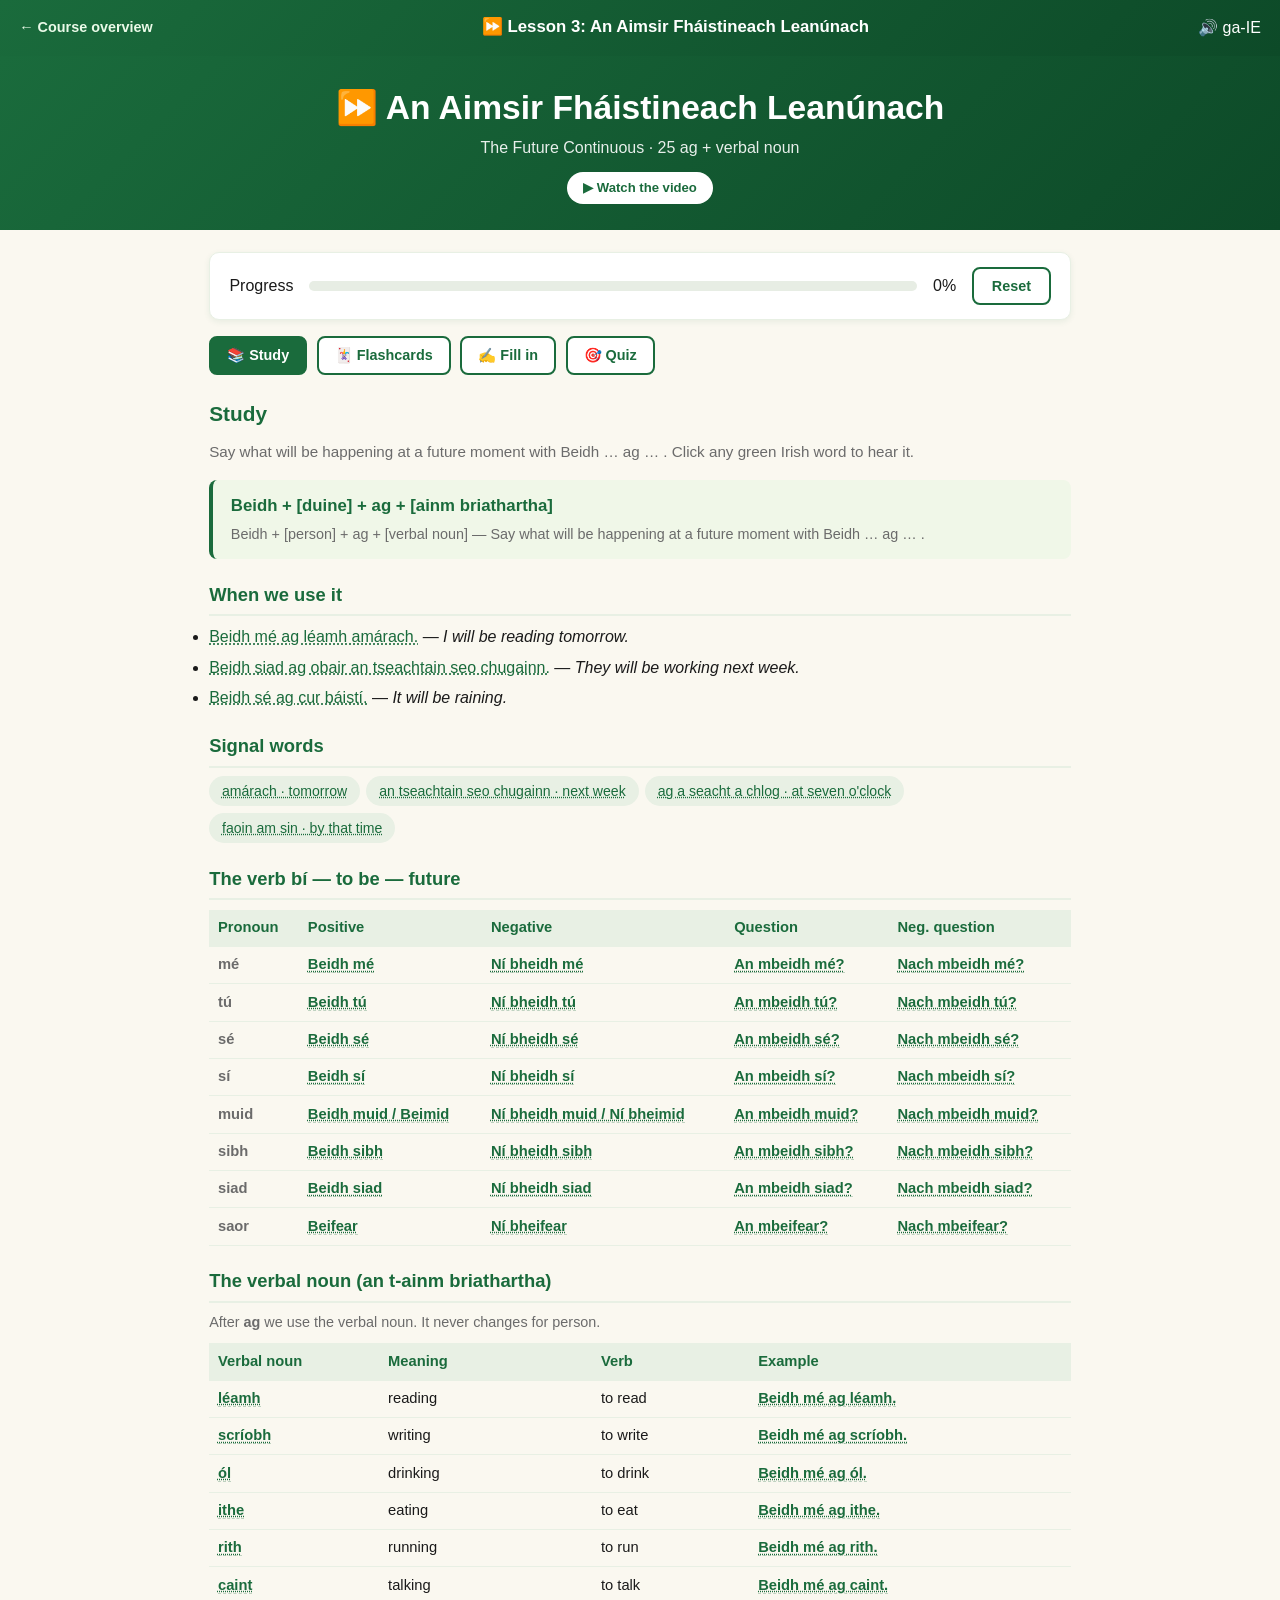
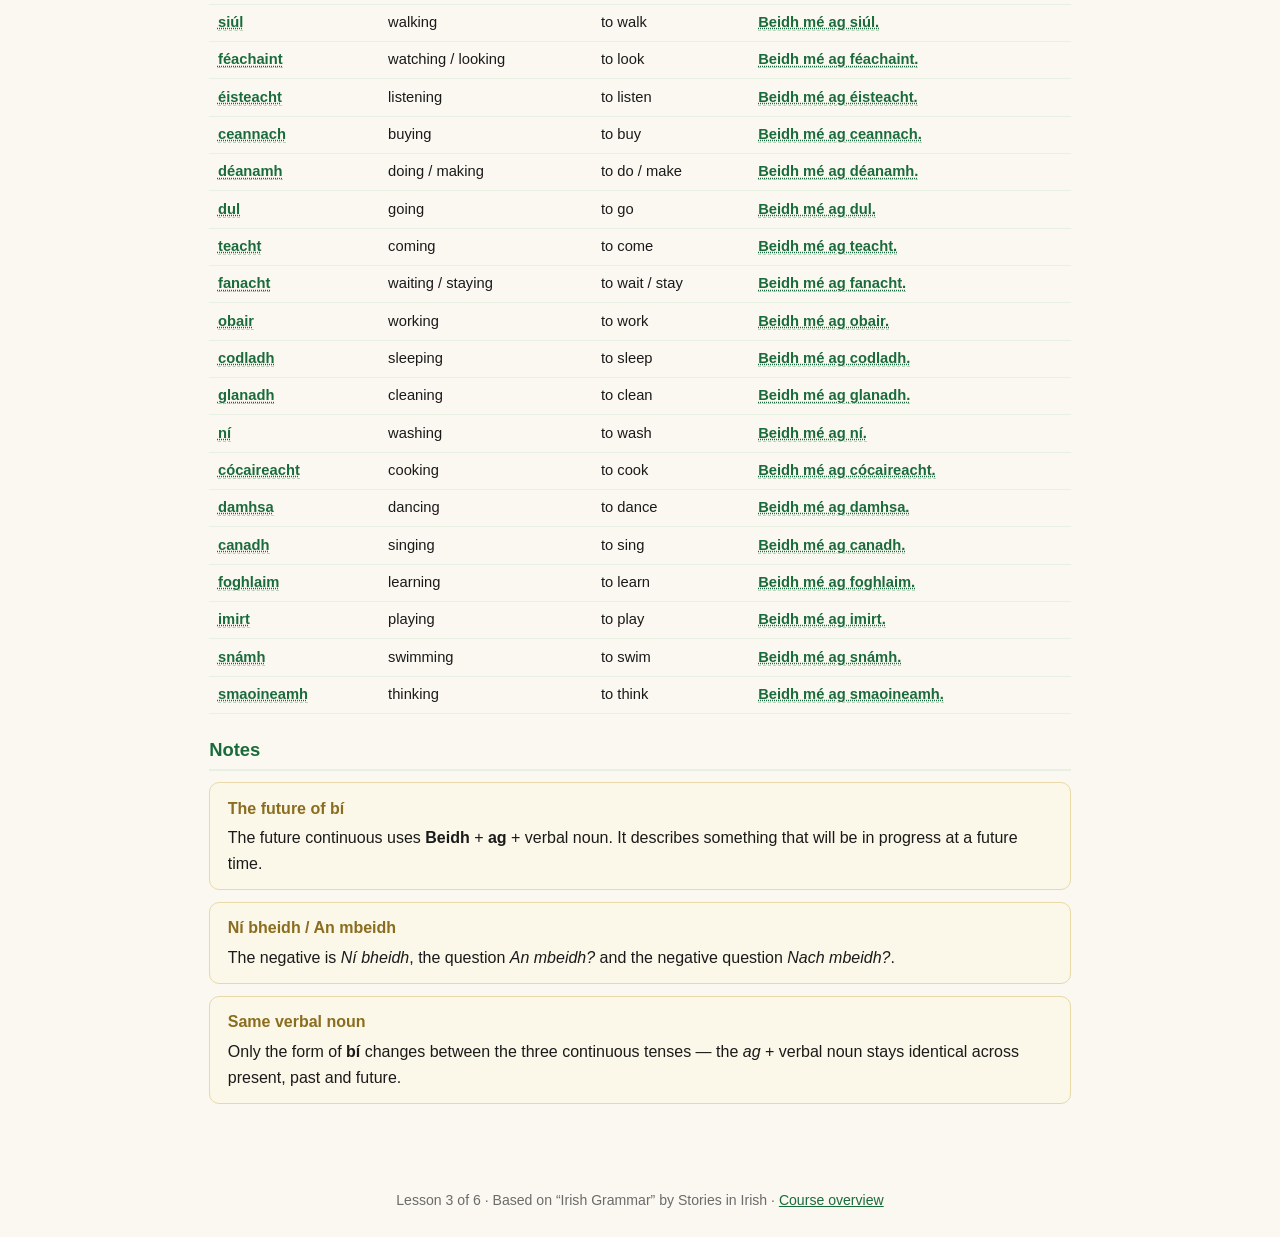
<file: 03-aimsir-fhaistineach-leanunach/index.html>
<!DOCTYPE html>
<html lang="en">
<head>
<meta charset="UTF-8">
<meta name="viewport" content="width=device-width, initial-scale=1.0">
<title>Lesson 3: An Aimsir Fháistineach Leanúnach — Irish Grammar</title>
<style>* { margin:0; padding:0; box-sizing:border-box; }
:root { --green:#1a6b3c; --green-dark:#0d4a28; --gold:#d4af37; --cream:#faf8f0; --text:#1a1a1a; --grey:#6b6b6b; }
body { font-family:-apple-system,BlinkMacSystemFont,'Segoe UI',Roboto,sans-serif; background:var(--cream); color:var(--text); line-height:1.6; }
.topbar { background:linear-gradient(135deg,var(--green) 0%,var(--green-dark) 100%); color:#fff; padding:.9rem 1.2rem; display:flex; justify-content:space-between; align-items:center; flex-wrap:wrap; gap:.5rem; }
.topbar a { color:#eafae8; text-decoration:none; font-weight:600; font-size:.9rem; }
.topbar .title { font-weight:700; font-size:1.05rem; }
header.hdr { background:linear-gradient(135deg,var(--green) 0%,var(--green-dark) 100%); color:#fff; padding:1.6rem 1.2rem; text-align:center; }
header.hdr h1 { font-size:clamp(1.4rem,3vw,2.1rem); }
header.hdr p { opacity:.9; }
header.hdr .yt { display:inline-block; margin-top:.7rem; background:#fff; color:var(--green); padding:.35rem 1rem; border-radius:30px; text-decoration:none; font-weight:600; font-size:.82rem; }
.container { max-width:900px; margin:0 auto; padding:1.4rem 1.2rem 3rem; }
.tabs { display:flex; gap:.6rem; flex-wrap:wrap; margin-bottom:1.4rem; }
.tabbtn { border:2px solid var(--green); background:#fff; color:var(--green); padding:.55rem 1rem; border-radius:8px; font-weight:600; cursor:pointer; font-size:.9rem; transition:all .18s; font-family:inherit; }
.tabbtn.active { background:var(--green); color:#fff; }
.panel { display:none; }
.panel.active { display:block; }
.panel h2 { color:var(--green); margin-bottom:.6rem; font-size:1.3rem; }
.panel p.lede { color:var(--grey); margin-bottom:1rem; font-size:.95rem; }
.speak, [data-say] { color:var(--green); text-decoration:underline dotted; cursor:pointer; }
.progressbox { background:#fff; border-radius:10px; padding:.9rem 1.2rem; box-shadow:0 2px 6px rgba(26,107,60,.08); border:1px solid #e8f0e4; margin-bottom:1rem; display:flex; align-items:center; gap:1rem; flex-wrap:wrap; }
.progressbox .bar { flex:1; height:10px; background:#e7ede4; border-radius:6px; overflow:hidden; min-width:120px; }
.progressbox .bar .fill { height:100%; background:linear-gradient(90deg,var(--green),#3aa866); transition:width .3s; }
.btn { display:inline-block; background:var(--green); color:#fff; padding:.55rem 1.1rem; border-radius:8px; border:none; font-weight:600; font-size:.9rem; cursor:pointer; transition:background .18s; font-family:inherit; }
.btn:hover { background:var(--green-dark); }
.btn.gold { background:var(--gold); color:#1a1a1a; }
.btn.ghost { background:#fff; color:var(--green); border:2px solid var(--green); }
.qcard { background:#fff; border-radius:12px; padding:1.3rem 1.5rem; box-shadow:0 2px 10px rgba(26,107,60,.08); border:1px solid #e8f0e4; margin-bottom:1rem; }
.qcard .q { font-size:1.1rem; margin-bottom:.8rem; }
.opts { display:grid; gap:.6rem; }
.opt { border:2px solid #d4e4d0; background:#fff; padding:.7rem 1rem; border-radius:8px; cursor:pointer; font-size:.98rem; transition:all .15s; text-align:left; font-family:inherit; }
.opt:hover { border-color:var(--green); }
.opt.correct { background:#e9f7ec; border-color:#2e9e4f; }
.opt.wrong { background:#fdecec; border-color:#c0392b; }
.navbtns { display:flex; gap:.7rem; margin-top:1rem; flex-wrap:wrap; }
.flipcard { perspective:1000px; cursor:pointer; }
.flipcard .inner { position:relative; width:100%; min-height:230px; transition:transform .5s; transform-style:preserve-3d; }
.flipcard.flipped .inner { transform:rotateY(180deg); }
.face { position:absolute; inset:0; backface-visibility:hidden; -webkit-backface-visibility:hidden; border-radius:14px; padding:1.4rem; display:flex; flex-direction:column; justify-content:center; align-items:center; text-align:center; box-shadow:0 4px 14px rgba(26,107,60,.14); }
.face.front { background:#fff; border:2px solid var(--green); }
.face.front .prompt { color:var(--gold); font-weight:700; font-size:.82rem; text-transform:uppercase; letter-spacing:1px; margin-bottom:.5rem; }
.face.front .verb { font-size:1.7rem; font-weight:800; color:var(--green); }
.face.front .en { color:var(--grey); margin-top:.4rem; font-size:.95rem; }
.face.front .hint { color:var(--grey); margin-top:.7rem; font-size:.88rem; }
.face.back { background:var(--green); color:#fff; transform:rotateY(180deg); font-size:1rem; }
.face.back .prep { font-size:1.15rem; font-weight:700; margin-bottom:.5rem; }
.empty-note { color:var(--grey); font-size:.9rem; margin-top:.4rem; }
.feedback { font-weight:700; margin-top:.6rem; }
.feedback.ok { color:#2e9e4f; }
.feedback.no { color:#c0392b; }
.feedback.sol { color:var(--grey); font-size:.9rem; font-weight:500; margin-top:.3rem; }
.qtype { font-size:.85rem; color:var(--grey); margin-bottom:.5rem; }
.qtype-tag { display:inline-block; background:var(--green); color:#fff; border-radius:20px; padding:.12rem .75rem; font-size:.78rem; font-weight:700; text-transform:uppercase; letter-spacing:.4px; vertical-align:middle; }
.qcard.results { text-align:center; border-top:5px solid var(--gold); }
.qcard.results h3 { color:var(--green); margin-bottom:.4rem; font-size:1.4rem; }
.qcard.results .bigscore { font-size:1.15rem; margin:.6rem 0 1rem; }
.qcard.results .navbtns { justify-content:center; }
table.conj { width:100%; border-collapse:collapse; margin:.6rem 0; font-size:.92rem; }
table.conj th, table.conj td { padding:.4rem .55rem; text-align:left; border-bottom:1px solid #e8f0e4; }
table.conj th { background:#e8f0e4; color:var(--green); font-weight:600; }
table.conj td.pron { color:var(--grey); font-weight:600; }
table.conj .irish { color:var(--green); font-weight:600; cursor:pointer; border-bottom:1px dashed #1a6b3c44; }
table.conj .irish:hover { background:#e8f0e4; border-radius:3px; }
details.verb { background:#fff; border:1px solid #e8f0e4; border-radius:10px; padding:.5rem 1rem; margin:.6rem 0; box-shadow:0 1px 5px rgba(26,107,60,.06); }
details.verb > summary { cursor:pointer; font-weight:600; color:var(--green); list-style:none; }
details.verb > summary::-webkit-details-marker { display:none; }
details.verb > summary::before { content:'▶'; font-size:.7rem; margin-right:.55rem; color:var(--gold); }
details.verb[open] > summary::before { content:'▼'; }
details.verb summary .m { color:var(--grey); font-weight:400; font-style:italic; }
.patternbox { background:#f0f7e8; border-left:4px solid var(--green); border-radius:8px; padding:.8rem 1.1rem; margin:.7rem 0; font-size:1.05rem; }
.patternbox b { color:var(--green); }
.patternbox .en { color:var(--grey); font-size:.9rem; display:block; margin-top:.2rem; }
.signal { display:flex; flex-wrap:wrap; gap:.4rem; margin:.4rem 0; }
.chip { background:#e8f0e4; color:var(--green); border-radius:20px; padding:.25rem .8rem; font-size:.88rem; cursor:pointer; }
.chip:hover { background:#d4e4d0; }
.note { background:#fbf7e9; border:1px solid #e8d9a8; border-radius:10px; padding:.8rem 1.1rem; margin:.7rem 0; }
.note h4 { color:#8a6d1e; margin-bottom:.25rem; font-size:1rem; }
.uses li { margin:.3rem 0; }
.section-h { color:var(--green); margin:1.3rem 0 .5rem; font-size:1.15rem; border-bottom:2px solid #e8f0e4; padding-bottom:.3rem; }
@media (max-width:560px){ .flipcard .inner { min-height:200px; } .face.front .verb { font-size:1.35rem; } table.conj { font-size:.82rem; } table.conj th, table.conj td { padding:.3rem .35rem; } }
</style>
</head>
<body>
<div class="topbar">
  <a href="../index.html">← Course overview</a>
  <span class="title">⏩ Lesson 3: An Aimsir Fháistineach Leanúnach</span>
  <span>🔊 ga-IE</span>
</div>
<header class="hdr">
  <h1>⏩ An Aimsir Fháistineach Leanúnach</h1>
  <p>The Future Continuous · 25 ag + verbal noun</p>
  <a class="yt" href="https://www.youtube.com/watch?v=kyshQ49m3Ts" target="_blank" rel="noopener">▶ Watch the video</a>
</header>
<div class="container">
  <div class="progressbox">
    <span>Progress</span>
    <div class="bar"><div class="fill" id="progFill" style="width:0%"></div></div>
    <span id="progPct">0%</span>
    <button class="btn ghost" onclick="resetProg()">Reset</button>
  </div>

  <div class="tabs">
    <button class="tabbtn active" data-tab="study">📚 Study</button>
    <button class="tabbtn" data-tab="drill">🃏 Flashcards</button>
    <button class="tabbtn" data-tab="fill">✍️ Fill in</button>
    <button class="tabbtn" data-tab="quiz">🎯 Quiz</button>
  </div>

  <section class="panel active" id="panel-study">
    <h2>Study</h2>
    <p class="lede">Say what will be happening at a future moment with Beidh … ag … . Click any green Irish word to hear it.</p>
    <div id="studyList"></div>
  </section>

  <section class="panel" id="panel-drill">
    <h2>Flashcards</h2>
    <p class="lede">Think of the answer, then flip the card to check.</p>
    <div class="progressbox"><span>Card</span><span id="drillPos">1 / 1</span>
      <div class="bar"><div class="fill" id="drillFill" style="width:0%"></div></div></div>
    <div class="flipcard" id="flipcard" onclick="flip()">
      <div class="inner">
        <div class="face front">
          <div class="prompt" id="drillPrompt"></div>
          <div class="verb" id="drillVerb"></div>
          <div class="en" id="drillEn"></div>
          <div class="hint">Click for the answer</div>
        </div>
        <div class="face back" id="drillBack"></div>
      </div>
    </div>
    <div class="navbtns">
      <button class="btn ghost" onclick="drillPrev()">← Back</button>
      <button class="btn" onclick="drillNext()">Next →</button>
    </div>
    <p class="empty-note">Cards appear in a random order.</p>
  </section>

  <section class="panel" id="panel-fill">
    <h2>Fill in the blank</h2>
    <p class="lede">Choose the correct word to complete each sentence.</p>
    <div class="progressbox"><span>Question</span><span id="fillPos">1 / 10</span>
      <div class="bar"><div class="fill" id="fillFill" style="width:0%"></div></div>
      <span>Score</span><span id="fillScore">0 / 0</span></div>
    <div id="fillQ"></div>
    <div class="navbtns"><button class="btn ghost" onclick="fillReset()">Reshuffle</button></div>
    <p class="empty-note">10 random sentences each round.</p>
  </section>

  <section class="panel" id="panel-quiz">
    <h2>Quiz</h2>
    <p class="lede">Mixed questions on forms, negatives, questions and meaning.</p>
    <div class="progressbox"><span>Question</span><span id="quizPos">1 / 10</span>
      <div class="bar"><div class="fill" id="quizFill" style="width:0%"></div></div>
      <span>Score</span><span id="quizScore">0 / 0</span></div>
    <div id="quizQ"></div>
    <div class="navbtns"><button class="btn ghost" onclick="quizReset()">Reshuffle</button></div>
    <p class="empty-note">10 questions drawn from the full pool.</p>
  </section>
</div>
<footer style="text-align:center;padding:1.6rem;color:var(--grey);font-size:.88rem">
  <p>Lesson 3 of 6 · Based on “Irish Grammar” by Stories in Irish ·
  <a href="../index.html" style="color:var(--green)">Course overview</a></p>
</footer>
<script>
const LESSON = {"id": 3, "kind": "continuous", "study": "\n    <div class=\"patternbox\"><b>Beidh + [duine] + ag + [ainm briathartha]</b>\n      <span class=\"en\">Beidh + [person] + ag + [verbal noun] — Say what will be happening at a future moment with Beidh … ag … .</span></div>\n    <h3 class=\"section-h\">When we use it</h3>\n    <ul class=\"uses\"><li><span class=\"irish\" data-say=\"Beidh mé ag léamh amárach.\">Beidh mé ag léamh amárach.</span> — <em>I will be reading tomorrow.</em></li><li><span class=\"irish\" data-say=\"Beidh siad ag obair an tseachtain seo chugainn.\">Beidh siad ag obair an tseachtain seo chugainn.</span> — <em>They will be working next week.</em></li><li><span class=\"irish\" data-say=\"Beidh sé ag cur báistí.\">Beidh sé ag cur báistí.</span> — <em>It will be raining.</em></li></ul>\n    <h3 class=\"section-h\">Signal words</h3>\n    <div class=\"signal\"><span class=\"chip\" data-say=\"amárach\">amárach · tomorrow</span><span class=\"chip\" data-say=\"an tseachtain seo chugainn\">an tseachtain seo chugainn · next week</span><span class=\"chip\" data-say=\"ag a seacht a chlog\">ag a seacht a chlog · at seven o'clock</span><span class=\"chip\" data-say=\"faoin am sin\">faoin am sin · by that time</span></div>\n    <h3 class=\"section-h\">The verb bí — to be — future</h3>\n    <table class=\"conj\">\n      <tr><th>Pronoun</th><th>Positive</th><th>Negative</th><th>Question</th><th>Neg. question</th></tr>\n      <tr><td class=\"pron\">mé</td><td><span class=\"irish\" data-say=\"Beidh mé\">Beidh mé</span></td><td><span class=\"irish\" data-say=\"Ní bheidh mé\">Ní bheidh mé</span></td><td><span class=\"irish\" data-say=\"An mbeidh mé?\">An mbeidh mé?</span></td><td><span class=\"irish\" data-say=\"Nach mbeidh mé?\">Nach mbeidh mé?</span></td></tr><tr><td class=\"pron\">tú</td><td><span class=\"irish\" data-say=\"Beidh tú\">Beidh tú</span></td><td><span class=\"irish\" data-say=\"Ní bheidh tú\">Ní bheidh tú</span></td><td><span class=\"irish\" data-say=\"An mbeidh tú?\">An mbeidh tú?</span></td><td><span class=\"irish\" data-say=\"Nach mbeidh tú?\">Nach mbeidh tú?</span></td></tr><tr><td class=\"pron\">sé</td><td><span class=\"irish\" data-say=\"Beidh sé\">Beidh sé</span></td><td><span class=\"irish\" data-say=\"Ní bheidh sé\">Ní bheidh sé</span></td><td><span class=\"irish\" data-say=\"An mbeidh sé?\">An mbeidh sé?</span></td><td><span class=\"irish\" data-say=\"Nach mbeidh sé?\">Nach mbeidh sé?</span></td></tr><tr><td class=\"pron\">sí</td><td><span class=\"irish\" data-say=\"Beidh sí\">Beidh sí</span></td><td><span class=\"irish\" data-say=\"Ní bheidh sí\">Ní bheidh sí</span></td><td><span class=\"irish\" data-say=\"An mbeidh sí?\">An mbeidh sí?</span></td><td><span class=\"irish\" data-say=\"Nach mbeidh sí?\">Nach mbeidh sí?</span></td></tr><tr><td class=\"pron\">muid</td><td><span class=\"irish\" data-say=\"Beidh muid / Beimid\">Beidh muid / Beimid</span></td><td><span class=\"irish\" data-say=\"Ní bheidh muid / Ní bheimid\">Ní bheidh muid / Ní bheimid</span></td><td><span class=\"irish\" data-say=\"An mbeidh muid?\">An mbeidh muid?</span></td><td><span class=\"irish\" data-say=\"Nach mbeidh muid?\">Nach mbeidh muid?</span></td></tr><tr><td class=\"pron\">sibh</td><td><span class=\"irish\" data-say=\"Beidh sibh\">Beidh sibh</span></td><td><span class=\"irish\" data-say=\"Ní bheidh sibh\">Ní bheidh sibh</span></td><td><span class=\"irish\" data-say=\"An mbeidh sibh?\">An mbeidh sibh?</span></td><td><span class=\"irish\" data-say=\"Nach mbeidh sibh?\">Nach mbeidh sibh?</span></td></tr><tr><td class=\"pron\">siad</td><td><span class=\"irish\" data-say=\"Beidh siad\">Beidh siad</span></td><td><span class=\"irish\" data-say=\"Ní bheidh siad\">Ní bheidh siad</span></td><td><span class=\"irish\" data-say=\"An mbeidh siad?\">An mbeidh siad?</span></td><td><span class=\"irish\" data-say=\"Nach mbeidh siad?\">Nach mbeidh siad?</span></td></tr><tr><td class=\"pron\">saor</td><td><span class=\"irish\" data-say=\"Beifear\">Beifear</span></td><td><span class=\"irish\" data-say=\"Ní bheifear\">Ní bheifear</span></td><td><span class=\"irish\" data-say=\"An mbeifear?\">An mbeifear?</span></td><td><span class=\"irish\" data-say=\"Nach mbeifear?\">Nach mbeifear?</span></td></tr>\n    </table>\n    <h3 class=\"section-h\">The verbal noun (an t-ainm briathartha)</h3>\n    <p class=\"empty-note\">After <b>ag</b> we use the verbal noun. It never changes for person.</p>\n    <table class=\"conj\">\n      <tr><th>Verbal noun</th><th>Meaning</th><th>Verb</th><th>Example</th></tr>\n      <tr><td><span class=\"irish\" data-say=\"léamh\">léamh</span></td><td>reading</td><td>to read</td><td><span class=\"irish\" data-say=\"Beidh mé ag léamh.\">Beidh mé ag léamh.</span></td></tr><tr><td><span class=\"irish\" data-say=\"scríobh\">scríobh</span></td><td>writing</td><td>to write</td><td><span class=\"irish\" data-say=\"Beidh mé ag scríobh.\">Beidh mé ag scríobh.</span></td></tr><tr><td><span class=\"irish\" data-say=\"ól\">ól</span></td><td>drinking</td><td>to drink</td><td><span class=\"irish\" data-say=\"Beidh mé ag ól.\">Beidh mé ag ól.</span></td></tr><tr><td><span class=\"irish\" data-say=\"ithe\">ithe</span></td><td>eating</td><td>to eat</td><td><span class=\"irish\" data-say=\"Beidh mé ag ithe.\">Beidh mé ag ithe.</span></td></tr><tr><td><span class=\"irish\" data-say=\"rith\">rith</span></td><td>running</td><td>to run</td><td><span class=\"irish\" data-say=\"Beidh mé ag rith.\">Beidh mé ag rith.</span></td></tr><tr><td><span class=\"irish\" data-say=\"caint\">caint</span></td><td>talking</td><td>to talk</td><td><span class=\"irish\" data-say=\"Beidh mé ag caint.\">Beidh mé ag caint.</span></td></tr><tr><td><span class=\"irish\" data-say=\"siúl\">siúl</span></td><td>walking</td><td>to walk</td><td><span class=\"irish\" data-say=\"Beidh mé ag siúl.\">Beidh mé ag siúl.</span></td></tr><tr><td><span class=\"irish\" data-say=\"féachaint\">féachaint</span></td><td>watching / looking</td><td>to look</td><td><span class=\"irish\" data-say=\"Beidh mé ag féachaint.\">Beidh mé ag féachaint.</span></td></tr><tr><td><span class=\"irish\" data-say=\"éisteacht\">éisteacht</span></td><td>listening</td><td>to listen</td><td><span class=\"irish\" data-say=\"Beidh mé ag éisteacht.\">Beidh mé ag éisteacht.</span></td></tr><tr><td><span class=\"irish\" data-say=\"ceannach\">ceannach</span></td><td>buying</td><td>to buy</td><td><span class=\"irish\" data-say=\"Beidh mé ag ceannach.\">Beidh mé ag ceannach.</span></td></tr><tr><td><span class=\"irish\" data-say=\"déanamh\">déanamh</span></td><td>doing / making</td><td>to do / make</td><td><span class=\"irish\" data-say=\"Beidh mé ag déanamh.\">Beidh mé ag déanamh.</span></td></tr><tr><td><span class=\"irish\" data-say=\"dul\">dul</span></td><td>going</td><td>to go</td><td><span class=\"irish\" data-say=\"Beidh mé ag dul.\">Beidh mé ag dul.</span></td></tr><tr><td><span class=\"irish\" data-say=\"teacht\">teacht</span></td><td>coming</td><td>to come</td><td><span class=\"irish\" data-say=\"Beidh mé ag teacht.\">Beidh mé ag teacht.</span></td></tr><tr><td><span class=\"irish\" data-say=\"fanacht\">fanacht</span></td><td>waiting / staying</td><td>to wait / stay</td><td><span class=\"irish\" data-say=\"Beidh mé ag fanacht.\">Beidh mé ag fanacht.</span></td></tr><tr><td><span class=\"irish\" data-say=\"obair\">obair</span></td><td>working</td><td>to work</td><td><span class=\"irish\" data-say=\"Beidh mé ag obair.\">Beidh mé ag obair.</span></td></tr><tr><td><span class=\"irish\" data-say=\"codladh\">codladh</span></td><td>sleeping</td><td>to sleep</td><td><span class=\"irish\" data-say=\"Beidh mé ag codladh.\">Beidh mé ag codladh.</span></td></tr><tr><td><span class=\"irish\" data-say=\"glanadh\">glanadh</span></td><td>cleaning</td><td>to clean</td><td><span class=\"irish\" data-say=\"Beidh mé ag glanadh.\">Beidh mé ag glanadh.</span></td></tr><tr><td><span class=\"irish\" data-say=\"ní\">ní</span></td><td>washing</td><td>to wash</td><td><span class=\"irish\" data-say=\"Beidh mé ag ní.\">Beidh mé ag ní.</span></td></tr><tr><td><span class=\"irish\" data-say=\"cócaireacht\">cócaireacht</span></td><td>cooking</td><td>to cook</td><td><span class=\"irish\" data-say=\"Beidh mé ag cócaireacht.\">Beidh mé ag cócaireacht.</span></td></tr><tr><td><span class=\"irish\" data-say=\"damhsa\">damhsa</span></td><td>dancing</td><td>to dance</td><td><span class=\"irish\" data-say=\"Beidh mé ag damhsa.\">Beidh mé ag damhsa.</span></td></tr><tr><td><span class=\"irish\" data-say=\"canadh\">canadh</span></td><td>singing</td><td>to sing</td><td><span class=\"irish\" data-say=\"Beidh mé ag canadh.\">Beidh mé ag canadh.</span></td></tr><tr><td><span class=\"irish\" data-say=\"foghlaim\">foghlaim</span></td><td>learning</td><td>to learn</td><td><span class=\"irish\" data-say=\"Beidh mé ag foghlaim.\">Beidh mé ag foghlaim.</span></td></tr><tr><td><span class=\"irish\" data-say=\"imirt\">imirt</span></td><td>playing</td><td>to play</td><td><span class=\"irish\" data-say=\"Beidh mé ag imirt.\">Beidh mé ag imirt.</span></td></tr><tr><td><span class=\"irish\" data-say=\"snámh\">snámh</span></td><td>swimming</td><td>to swim</td><td><span class=\"irish\" data-say=\"Beidh mé ag snámh.\">Beidh mé ag snámh.</span></td></tr><tr><td><span class=\"irish\" data-say=\"smaoineamh\">smaoineamh</span></td><td>thinking</td><td>to think</td><td><span class=\"irish\" data-say=\"Beidh mé ag smaoineamh.\">Beidh mé ag smaoineamh.</span></td></tr>\n    </table>\n    <h3 class=\"section-h\">Notes</h3>\n    <div class=\"note\"><h4>The future of bí</h4>The future continuous uses <b>Beidh</b> + <b>ag</b> + verbal noun. It describes something that will be in progress at a future time.</div><div class=\"note\"><h4>Ní bheidh / An mbeidh</h4>The negative is <i>Ní bheidh</i>, the question <i>An mbeidh?</i> and the negative question <i>Nach mbeidh?</i>.</div><div class=\"note\"><h4>Same verbal noun</h4>Only the form of <b>bí</b> changes between the three continuous tenses — the <i>ag</i> + verbal noun stays identical across present, past and future.</div>\n    ", "drill": [{"front": "reading", "frontSub": "to read", "prompt": "Give the verbal noun with ag", "back": "<div class=\"prep\">ag léamh</div><span data-say=\"Beidh mé ag léamh.\">Beidh mé ag léamh.</span>", "say": "Beidh mé ag léamh."}, {"front": "writing", "frontSub": "to write", "prompt": "Give the verbal noun with ag", "back": "<div class=\"prep\">ag scríobh</div><span data-say=\"Beidh mé ag scríobh.\">Beidh mé ag scríobh.</span>", "say": "Beidh mé ag scríobh."}, {"front": "drinking", "frontSub": "to drink", "prompt": "Give the verbal noun with ag", "back": "<div class=\"prep\">ag ól</div><span data-say=\"Beidh mé ag ól.\">Beidh mé ag ól.</span>", "say": "Beidh mé ag ól."}, {"front": "eating", "frontSub": "to eat", "prompt": "Give the verbal noun with ag", "back": "<div class=\"prep\">ag ithe</div><span data-say=\"Beidh mé ag ithe.\">Beidh mé ag ithe.</span>", "say": "Beidh mé ag ithe."}, {"front": "running", "frontSub": "to run", "prompt": "Give the verbal noun with ag", "back": "<div class=\"prep\">ag rith</div><span data-say=\"Beidh mé ag rith.\">Beidh mé ag rith.</span>", "say": "Beidh mé ag rith."}, {"front": "talking", "frontSub": "to talk", "prompt": "Give the verbal noun with ag", "back": "<div class=\"prep\">ag caint</div><span data-say=\"Beidh mé ag caint.\">Beidh mé ag caint.</span>", "say": "Beidh mé ag caint."}, {"front": "walking", "frontSub": "to walk", "prompt": "Give the verbal noun with ag", "back": "<div class=\"prep\">ag siúl</div><span data-say=\"Beidh mé ag siúl.\">Beidh mé ag siúl.</span>", "say": "Beidh mé ag siúl."}, {"front": "watching / looking", "frontSub": "to look", "prompt": "Give the verbal noun with ag", "back": "<div class=\"prep\">ag féachaint</div><span data-say=\"Beidh mé ag féachaint.\">Beidh mé ag féachaint.</span>", "say": "Beidh mé ag féachaint."}, {"front": "listening", "frontSub": "to listen", "prompt": "Give the verbal noun with ag", "back": "<div class=\"prep\">ag éisteacht</div><span data-say=\"Beidh mé ag éisteacht.\">Beidh mé ag éisteacht.</span>", "say": "Beidh mé ag éisteacht."}, {"front": "buying", "frontSub": "to buy", "prompt": "Give the verbal noun with ag", "back": "<div class=\"prep\">ag ceannach</div><span data-say=\"Beidh mé ag ceannach.\">Beidh mé ag ceannach.</span>", "say": "Beidh mé ag ceannach."}, {"front": "doing / making", "frontSub": "to do / make", "prompt": "Give the verbal noun with ag", "back": "<div class=\"prep\">ag déanamh</div><span data-say=\"Beidh mé ag déanamh.\">Beidh mé ag déanamh.</span>", "say": "Beidh mé ag déanamh."}, {"front": "going", "frontSub": "to go", "prompt": "Give the verbal noun with ag", "back": "<div class=\"prep\">ag dul</div><span data-say=\"Beidh mé ag dul.\">Beidh mé ag dul.</span>", "say": "Beidh mé ag dul."}, {"front": "coming", "frontSub": "to come", "prompt": "Give the verbal noun with ag", "back": "<div class=\"prep\">ag teacht</div><span data-say=\"Beidh mé ag teacht.\">Beidh mé ag teacht.</span>", "say": "Beidh mé ag teacht."}, {"front": "waiting / staying", "frontSub": "to wait / stay", "prompt": "Give the verbal noun with ag", "back": "<div class=\"prep\">ag fanacht</div><span data-say=\"Beidh mé ag fanacht.\">Beidh mé ag fanacht.</span>", "say": "Beidh mé ag fanacht."}, {"front": "working", "frontSub": "to work", "prompt": "Give the verbal noun with ag", "back": "<div class=\"prep\">ag obair</div><span data-say=\"Beidh mé ag obair.\">Beidh mé ag obair.</span>", "say": "Beidh mé ag obair."}, {"front": "sleeping", "frontSub": "to sleep", "prompt": "Give the verbal noun with ag", "back": "<div class=\"prep\">ag codladh</div><span data-say=\"Beidh mé ag codladh.\">Beidh mé ag codladh.</span>", "say": "Beidh mé ag codladh."}, {"front": "cleaning", "frontSub": "to clean", "prompt": "Give the verbal noun with ag", "back": "<div class=\"prep\">ag glanadh</div><span data-say=\"Beidh mé ag glanadh.\">Beidh mé ag glanadh.</span>", "say": "Beidh mé ag glanadh."}, {"front": "washing", "frontSub": "to wash", "prompt": "Give the verbal noun with ag", "back": "<div class=\"prep\">ag ní</div><span data-say=\"Beidh mé ag ní.\">Beidh mé ag ní.</span>", "say": "Beidh mé ag ní."}, {"front": "cooking", "frontSub": "to cook", "prompt": "Give the verbal noun with ag", "back": "<div class=\"prep\">ag cócaireacht</div><span data-say=\"Beidh mé ag cócaireacht.\">Beidh mé ag cócaireacht.</span>", "say": "Beidh mé ag cócaireacht."}, {"front": "dancing", "frontSub": "to dance", "prompt": "Give the verbal noun with ag", "back": "<div class=\"prep\">ag damhsa</div><span data-say=\"Beidh mé ag damhsa.\">Beidh mé ag damhsa.</span>", "say": "Beidh mé ag damhsa."}, {"front": "singing", "frontSub": "to sing", "prompt": "Give the verbal noun with ag", "back": "<div class=\"prep\">ag canadh</div><span data-say=\"Beidh mé ag canadh.\">Beidh mé ag canadh.</span>", "say": "Beidh mé ag canadh."}, {"front": "learning", "frontSub": "to learn", "prompt": "Give the verbal noun with ag", "back": "<div class=\"prep\">ag foghlaim</div><span data-say=\"Beidh mé ag foghlaim.\">Beidh mé ag foghlaim.</span>", "say": "Beidh mé ag foghlaim."}, {"front": "playing", "frontSub": "to play", "prompt": "Give the verbal noun with ag", "back": "<div class=\"prep\">ag imirt</div><span data-say=\"Beidh mé ag imirt.\">Beidh mé ag imirt.</span>", "say": "Beidh mé ag imirt."}, {"front": "swimming", "frontSub": "to swim", "prompt": "Give the verbal noun with ag", "back": "<div class=\"prep\">ag snámh</div><span data-say=\"Beidh mé ag snámh.\">Beidh mé ag snámh.</span>", "say": "Beidh mé ag snámh."}, {"front": "thinking", "frontSub": "to think", "prompt": "Give the verbal noun with ag", "back": "<div class=\"prep\">ag smaoineamh</div><span data-say=\"Beidh mé ag smaoineamh.\">Beidh mé ag smaoineamh.</span>", "say": "Beidh mé ag smaoineamh."}], "fill": [{"qtype": "Which verbal noun completes the sentence?", "sentence": "Beidh mé ag ______.", "answer": "léamh", "english": "I will be reading.", "say": "Beidh mé ag léamh.", "options": ["léamh", "ól", "ithe", "scríobh"]}, {"qtype": "Which verbal noun completes the sentence?", "sentence": "Beidh mé ag ______.", "answer": "scríobh", "english": "I will be writing.", "say": "Beidh mé ag scríobh.", "options": ["scríobh", "ól", "ithe", "léamh"]}, {"qtype": "Which verbal noun completes the sentence?", "sentence": "Beidh mé ag ______.", "answer": "ól", "english": "I will be drinking.", "say": "Beidh mé ag ól.", "options": ["ithe", "scríobh", "ól", "léamh"]}, {"qtype": "Which verbal noun completes the sentence?", "sentence": "Beidh mé ag ______.", "answer": "ithe", "english": "I will be eating.", "say": "Beidh mé ag ithe.", "options": ["scríobh", "ól", "ithe", "léamh"]}, {"qtype": "Which verbal noun completes the sentence?", "sentence": "Beidh mé ag ______.", "answer": "rith", "english": "I will be running.", "say": "Beidh mé ag rith.", "options": ["léamh", "scríobh", "rith", "ól"]}, {"qtype": "Which verbal noun completes the sentence?", "sentence": "Beidh mé ag ______.", "answer": "caint", "english": "I will be talking.", "say": "Beidh mé ag caint.", "options": ["scríobh", "caint", "léamh", "ól"]}, {"qtype": "Which verbal noun completes the sentence?", "sentence": "Beidh mé ag ______.", "answer": "siúl", "english": "I will be walking.", "say": "Beidh mé ag siúl.", "options": ["léamh", "siúl", "scríobh", "ól"]}, {"qtype": "Which verbal noun completes the sentence?", "sentence": "Beidh mé ag ______.", "answer": "féachaint", "english": "I will be watching / looking.", "say": "Beidh mé ag féachaint.", "options": ["scríobh", "féachaint", "léamh", "ól"]}, {"qtype": "Which verbal noun completes the sentence?", "sentence": "Beidh mé ag ______.", "answer": "éisteacht", "english": "I will be listening.", "say": "Beidh mé ag éisteacht.", "options": ["scríobh", "éisteacht", "ól", "léamh"]}, {"qtype": "Which verbal noun completes the sentence?", "sentence": "Beidh mé ag ______.", "answer": "ceannach", "english": "I will be buying.", "say": "Beidh mé ag ceannach.", "options": ["ól", "léamh", "scríobh", "ceannach"]}, {"qtype": "Which verbal noun completes the sentence?", "sentence": "Beidh mé ag ______.", "answer": "déanamh", "english": "I will be doing / making.", "say": "Beidh mé ag déanamh.", "options": ["ól", "scríobh", "léamh", "déanamh"]}, {"qtype": "Which verbal noun completes the sentence?", "sentence": "Beidh mé ag ______.", "answer": "dul", "english": "I will be going.", "say": "Beidh mé ag dul.", "options": ["dul", "ól", "léamh", "scríobh"]}, {"qtype": "Which verbal noun completes the sentence?", "sentence": "Beidh mé ag ______.", "answer": "teacht", "english": "I will be coming.", "say": "Beidh mé ag teacht.", "options": ["scríobh", "ól", "léamh", "teacht"]}, {"qtype": "Which verbal noun completes the sentence?", "sentence": "Beidh mé ag ______.", "answer": "fanacht", "english": "I will be waiting / staying.", "say": "Beidh mé ag fanacht.", "options": ["léamh", "ól", "scríobh", "fanacht"]}, {"qtype": "Which verbal noun completes the sentence?", "sentence": "Beidh mé ag ______.", "answer": "obair", "english": "I will be working.", "say": "Beidh mé ag obair.", "options": ["léamh", "ól", "scríobh", "obair"]}, {"qtype": "Which verbal noun completes the sentence?", "sentence": "Beidh mé ag ______.", "answer": "codladh", "english": "I will be sleeping.", "say": "Beidh mé ag codladh.", "options": ["léamh", "ól", "scríobh", "codladh"]}, {"qtype": "Which verbal noun completes the sentence?", "sentence": "Beidh mé ag ______.", "answer": "glanadh", "english": "I will be cleaning.", "say": "Beidh mé ag glanadh.", "options": ["léamh", "ól", "glanadh", "scríobh"]}, {"qtype": "Which verbal noun completes the sentence?", "sentence": "Beidh mé ag ______.", "answer": "ní", "english": "I will be washing.", "say": "Beidh mé ag ní.", "options": ["ól", "scríobh", "léamh", "ní"]}, {"qtype": "Which verbal noun completes the sentence?", "sentence": "Beidh mé ag ______.", "answer": "cócaireacht", "english": "I will be cooking.", "say": "Beidh mé ag cócaireacht.", "options": ["léamh", "ól", "scríobh", "cócaireacht"]}, {"qtype": "Which verbal noun completes the sentence?", "sentence": "Beidh mé ag ______.", "answer": "damhsa", "english": "I will be dancing.", "say": "Beidh mé ag damhsa.", "options": ["léamh", "ól", "scríobh", "damhsa"]}, {"qtype": "Which verbal noun completes the sentence?", "sentence": "Beidh mé ag ______.", "answer": "canadh", "english": "I will be singing.", "say": "Beidh mé ag canadh.", "options": ["ól", "léamh", "canadh", "scríobh"]}, {"qtype": "Which verbal noun completes the sentence?", "sentence": "Beidh mé ag ______.", "answer": "foghlaim", "english": "I will be learning.", "say": "Beidh mé ag foghlaim.", "options": ["ól", "scríobh", "léamh", "foghlaim"]}, {"qtype": "Which verbal noun completes the sentence?", "sentence": "Beidh mé ag ______.", "answer": "imirt", "english": "I will be playing.", "say": "Beidh mé ag imirt.", "options": ["scríobh", "léamh", "imirt", "ól"]}, {"qtype": "Which verbal noun completes the sentence?", "sentence": "Beidh mé ag ______.", "answer": "snámh", "english": "I will be swimming.", "say": "Beidh mé ag snámh.", "options": ["ól", "snámh", "léamh", "scríobh"]}, {"qtype": "Which verbal noun completes the sentence?", "sentence": "Beidh mé ag ______.", "answer": "smaoineamh", "english": "I will be thinking.", "say": "Beidh mé ag smaoineamh.", "options": ["smaoineamh", "scríobh", "ól", "léamh"]}], "quiz": [{"badge": "Verbal noun", "q": "Which verbal noun means '<b>reading</b>'?", "options": ["ithe", "scríobh", "ól", "léamh"], "correct": "léamh"}, {"badge": "Verbal noun", "q": "Which verbal noun means '<b>writing</b>'?", "options": ["léamh", "scríobh", "ithe", "ól"], "correct": "scríobh"}, {"badge": "Verbal noun", "q": "Which verbal noun means '<b>drinking</b>'?", "options": ["léamh", "ól", "scríobh", "ithe"], "correct": "ól"}, {"badge": "Verbal noun", "q": "Which verbal noun means '<b>eating</b>'?", "options": ["ithe", "scríobh", "léamh", "ól"], "correct": "ithe"}, {"badge": "Verbal noun", "q": "Which verbal noun means '<b>running</b>'?", "options": ["scríobh", "rith", "léamh", "ól"], "correct": "rith"}, {"badge": "Verbal noun", "q": "Which verbal noun means '<b>talking</b>'?", "options": ["caint", "ól", "léamh", "scríobh"], "correct": "caint"}, {"badge": "Verbal noun", "q": "Which verbal noun means '<b>walking</b>'?", "options": ["scríobh", "léamh", "siúl", "ól"], "correct": "siúl"}, {"badge": "Verbal noun", "q": "Which verbal noun means '<b>watching / looking</b>'?", "options": ["féachaint", "scríobh", "léamh", "ól"], "correct": "féachaint"}, {"badge": "Verbal noun", "q": "Which verbal noun means '<b>listening</b>'?", "options": ["scríobh", "ól", "léamh", "éisteacht"], "correct": "éisteacht"}, {"badge": "Verbal noun", "q": "Which verbal noun means '<b>buying</b>'?", "options": ["scríobh", "ceannach", "ól", "léamh"], "correct": "ceannach"}, {"badge": "Verbal noun", "q": "Which verbal noun means '<b>doing / making</b>'?", "options": ["ól", "léamh", "déanamh", "scríobh"], "correct": "déanamh"}, {"badge": "Verbal noun", "q": "Which verbal noun means '<b>going</b>'?", "options": ["dul", "ól", "léamh", "scríobh"], "correct": "dul"}, {"badge": "Verbal noun", "q": "Which verbal noun means '<b>coming</b>'?", "options": ["scríobh", "ól", "léamh", "teacht"], "correct": "teacht"}, {"badge": "Verbal noun", "q": "Which verbal noun means '<b>waiting / staying</b>'?", "options": ["léamh", "scríobh", "ól", "fanacht"], "correct": "fanacht"}, {"badge": "Verbal noun", "q": "Which verbal noun means '<b>working</b>'?", "options": ["scríobh", "ól", "obair", "léamh"], "correct": "obair"}, {"badge": "Verbal noun", "q": "Which verbal noun means '<b>sleeping</b>'?", "options": ["codladh", "léamh", "scríobh", "ól"], "correct": "codladh"}, {"badge": "Verbal noun", "q": "Which verbal noun means '<b>cleaning</b>'?", "options": ["scríobh", "glanadh", "ól", "léamh"], "correct": "glanadh"}, {"badge": "Verbal noun", "q": "Which verbal noun means '<b>washing</b>'?", "options": ["léamh", "ní", "scríobh", "ól"], "correct": "ní"}, {"badge": "Verbal noun", "q": "Which verbal noun means '<b>cooking</b>'?", "options": ["ól", "léamh", "scríobh", "cócaireacht"], "correct": "cócaireacht"}, {"badge": "Verbal noun", "q": "Which verbal noun means '<b>dancing</b>'?", "options": ["damhsa", "léamh", "ól", "scríobh"], "correct": "damhsa"}, {"badge": "Verbal noun", "q": "Which verbal noun means '<b>singing</b>'?", "options": ["ól", "scríobh", "léamh", "canadh"], "correct": "canadh"}, {"badge": "Verbal noun", "q": "Which verbal noun means '<b>learning</b>'?", "options": ["léamh", "foghlaim", "scríobh", "ól"], "correct": "foghlaim"}, {"badge": "Verbal noun", "q": "Which verbal noun means '<b>playing</b>'?", "options": ["imirt", "scríobh", "léamh", "ól"], "correct": "imirt"}, {"badge": "Verbal noun", "q": "Which verbal noun means '<b>swimming</b>'?", "options": ["ól", "scríobh", "léamh", "snámh"], "correct": "snámh"}, {"badge": "Verbal noun", "q": "Which verbal noun means '<b>thinking</b>'?", "options": ["ól", "léamh", "smaoineamh", "scríobh"], "correct": "smaoineamh"}, {"badge": "bí — positive", "q": "Which is the <b>positive</b> form of <b>bí</b> for '<b>mé</b>'?", "options": ["Beidh sí", "Beidh tú", "Beidh mé", "Beidh sé"], "correct": "Beidh mé"}, {"badge": "bí — negative", "q": "Which is the <b>negative</b> form of <b>bí</b> for '<b>mé</b>'?", "options": ["Ní bheidh mé", "Ní bheidh sé", "Ní bheidh sí", "Ní bheidh tú"], "correct": "Ní bheidh mé"}, {"badge": "bí — positive", "q": "Which is the <b>positive</b> form of <b>bí</b> for '<b>tú</b>'?", "options": ["Beidh tú", "Beidh sí", "Beidh mé", "Beidh sé"], "correct": "Beidh tú"}, {"badge": "bí — negative", "q": "Which is the <b>negative</b> form of <b>bí</b> for '<b>tú</b>'?", "options": ["Ní bheidh mé", "Ní bheidh sí", "Ní bheidh sé", "Ní bheidh tú"], "correct": "Ní bheidh tú"}, {"badge": "bí — positive", "q": "Which is the <b>positive</b> form of <b>bí</b> for '<b>sé</b>'?", "options": ["Beidh tú", "Beidh mé", "Beidh sí", "Beidh sé"], "correct": "Beidh sé"}, {"badge": "bí — negative", "q": "Which is the <b>negative</b> form of <b>bí</b> for '<b>sé</b>'?", "options": ["Ní bheidh mé", "Ní bheidh sé", "Ní bheidh tú", "Ní bheidh sí"], "correct": "Ní bheidh sé"}, {"badge": "bí — positive", "q": "Which is the <b>positive</b> form of <b>bí</b> for '<b>sí</b>'?", "options": ["Beidh sí", "Beidh mé", "Beidh tú", "Beidh sé"], "correct": "Beidh sí"}, {"badge": "bí — negative", "q": "Which is the <b>negative</b> form of <b>bí</b> for '<b>sí</b>'?", "options": ["Ní bheidh mé", "Ní bheidh tú", "Ní bheidh sí", "Ní bheidh sé"], "correct": "Ní bheidh sí"}, {"badge": "bí — positive", "q": "Which is the <b>positive</b> form of <b>bí</b> for '<b>muid</b>'?", "options": ["Beidh sé", "Beidh mé", "Beidh muid / Beimid", "Beidh tú"], "correct": "Beidh muid / Beimid"}, {"badge": "bí — negative", "q": "Which is the <b>negative</b> form of <b>bí</b> for '<b>muid</b>'?", "options": ["Ní bheidh muid / Ní bheimid", "Ní bheidh tú", "Ní bheidh sé", "Ní bheidh mé"], "correct": "Ní bheidh muid / Ní bheimid"}, {"badge": "bí — positive", "q": "Which is the <b>positive</b> form of <b>bí</b> for '<b>sibh</b>'?", "options": ["Beidh sibh", "Beidh mé", "Beidh tú", "Beidh sé"], "correct": "Beidh sibh"}, {"badge": "bí — negative", "q": "Which is the <b>negative</b> form of <b>bí</b> for '<b>sibh</b>'?", "options": ["Ní bheidh sibh", "Ní bheidh mé", "Ní bheidh tú", "Ní bheidh sé"], "correct": "Ní bheidh sibh"}, {"badge": "bí — positive", "q": "Which is the <b>positive</b> form of <b>bí</b> for '<b>siad</b>'?", "options": ["Beidh siad", "Beidh mé", "Beidh sé", "Beidh tú"], "correct": "Beidh siad"}, {"badge": "bí — negative", "q": "Which is the <b>negative</b> form of <b>bí</b> for '<b>siad</b>'?", "options": ["Ní bheidh siad", "Ní bheidh sé", "Ní bheidh mé", "Ní bheidh tú"], "correct": "Ní bheidh siad"}, {"badge": "bí — positive", "q": "Which is the <b>positive</b> form of <b>bí</b> for '<b>saor</b>'?", "options": ["Beidh sé", "Beidh tú", "Beifear", "Beidh mé"], "correct": "Beifear"}, {"badge": "bí — negative", "q": "Which is the <b>negative</b> form of <b>bí</b> for '<b>saor</b>'?", "options": ["Ní bheidh mé", "Ní bheidh sé", "Ní bheifear", "Ní bheidh tú"], "correct": "Ní bheifear"}, {"badge": "Build the sentence", "q": "How do you say '<b>I will be walking</b>'?", "options": ["Beidh mé ag scríobh", "Beidh mé ag siúl", "Beidh mé ag ól", "Beidh mé ag léamh"], "correct": "Beidh mé ag siúl", "say": "Beidh mé ag siúl."}, {"badge": "Make it negative", "q": "Make it negative: '<b>Beidh mé ag siúl</b>'", "options": ["Beidh mé ag léamh", "An mbeidh mé? ag siúl", "Ní bheidh mé ag siúl", "Nach mbeidh mé? ag siúl"], "correct": "Ní bheidh mé ag siúl"}, {"badge": "Build the sentence", "q": "How do you say '<b>I will be thinking</b>'?", "options": ["Beidh mé ag léamh", "Beidh mé ag ól", "Beidh mé ag scríobh", "Beidh mé ag smaoineamh"], "correct": "Beidh mé ag smaoineamh", "say": "Beidh mé ag smaoineamh."}, {"badge": "Make it negative", "q": "Make it negative: '<b>Beidh mé ag smaoineamh</b>'", "options": ["An mbeidh mé? ag smaoineamh", "Beidh mé ag léamh", "Ní bheidh mé ag smaoineamh", "Nach mbeidh mé? ag smaoineamh"], "correct": "Ní bheidh mé ag smaoineamh"}, {"badge": "Build the sentence", "q": "How do you say '<b>I will be sleeping</b>'?", "options": ["Beidh mé ag léamh", "Beidh mé ag codladh", "Beidh mé ag ól", "Beidh mé ag scríobh"], "correct": "Beidh mé ag codladh", "say": "Beidh mé ag codladh."}, {"badge": "Make it negative", "q": "Make it negative: '<b>Beidh mé ag codladh</b>'", "options": ["An mbeidh mé? ag codladh", "Nach mbeidh mé? ag codladh", "Ní bheidh mé ag codladh", "Beidh mé ag léamh"], "correct": "Ní bheidh mé ag codladh"}, {"badge": "Build the sentence", "q": "How do you say '<b>I will be listening</b>'?", "options": ["Beidh mé ag éisteacht", "Beidh mé ag ól", "Beidh mé ag léamh", "Beidh mé ag scríobh"], "correct": "Beidh mé ag éisteacht", "say": "Beidh mé ag éisteacht."}, {"badge": "Make it negative", "q": "Make it negative: '<b>Beidh mé ag éisteacht</b>'", "options": ["Nach mbeidh mé? ag éisteacht", "Ní bheidh mé ag éisteacht", "An mbeidh mé? ag éisteacht", "Beidh mé ag léamh"], "correct": "Ní bheidh mé ag éisteacht"}, {"badge": "Build the sentence", "q": "How do you say '<b>I will be cooking</b>'?", "options": ["Beidh mé ag ól", "Beidh mé ag scríobh", "Beidh mé ag léamh", "Beidh mé ag cócaireacht"], "correct": "Beidh mé ag cócaireacht", "say": "Beidh mé ag cócaireacht."}, {"badge": "Make it negative", "q": "Make it negative: '<b>Beidh mé ag cócaireacht</b>'", "options": ["Nach mbeidh mé? ag cócaireacht", "An mbeidh mé? ag cócaireacht", "Beidh mé ag léamh", "Ní bheidh mé ag cócaireacht"], "correct": "Ní bheidh mé ag cócaireacht"}, {"badge": "Build the sentence", "q": "How do you say '<b>I will be cleaning</b>'?", "options": ["Beidh mé ag léamh", "Beidh mé ag scríobh", "Beidh mé ag glanadh", "Beidh mé ag ól"], "correct": "Beidh mé ag glanadh", "say": "Beidh mé ag glanadh."}, {"badge": "Make it negative", "q": "Make it negative: '<b>Beidh mé ag glanadh</b>'", "options": ["Nach mbeidh mé? ag glanadh", "Beidh mé ag léamh", "Ní bheidh mé ag glanadh", "An mbeidh mé? ag glanadh"], "correct": "Ní bheidh mé ag glanadh"}, {"badge": "Build the sentence", "q": "How do you say '<b>I will be buying</b>'?", "options": ["Beidh mé ag léamh", "Beidh mé ag scríobh", "Beidh mé ag ól", "Beidh mé ag ceannach"], "correct": "Beidh mé ag ceannach", "say": "Beidh mé ag ceannach."}, {"badge": "Make it negative", "q": "Make it negative: '<b>Beidh mé ag ceannach</b>'", "options": ["An mbeidh mé? ag ceannach", "Ní bheidh mé ag ceannach", "Nach mbeidh mé? ag ceannach", "Beidh mé ag léamh"], "correct": "Ní bheidh mé ag ceannach"}, {"badge": "Build the sentence", "q": "How do you say '<b>I will be eating</b>'?", "options": ["Beidh mé ag ithe", "Beidh mé ag scríobh", "Beidh mé ag léamh", "Beidh mé ag ól"], "correct": "Beidh mé ag ithe", "say": "Beidh mé ag ithe."}, {"badge": "Make it negative", "q": "Make it negative: '<b>Beidh mé ag ithe</b>'", "options": ["Ní bheidh mé ag ithe", "An mbeidh mé? ag ithe", "Beidh mé ag léamh", "Nach mbeidh mé? ag ithe"], "correct": "Ní bheidh mé ag ithe"}]};
// =============================================================
//  Irish Grammar - module app logic (ABAIR TTS)
//  Expects LESSON (object) defined before this file:
//    LESSON.kind, LESSON.study (HTML), LESSON.drill[], LESSON.fill[], LESSON.quiz[]
// =============================================================
const ROUND_LEN = 10;
const KEY = 'ig-progress-' + LESSON.id;

// ---------- ABAIR TTS ----------
function say(text) {
  if (!text) return;
  const payload = {
    synthinput: { text: text, ssml: 'string' },
    voiceparams: { languageCode: 'ga-IE', name: 'ga_MU_cmg_piper', ssmlGender: 'UNSPECIFIED' },
    audioconfig: { audioEncoding: 'LINEAR16', speakingRate: 1, volumeGainDb: 1, htsParams: 'string', sampleRateHertz: 0, effectsProfileId: [] },
    outputType: 'JSON'
  };
  fetch('https://api.abair.ie/v3/synthesis', {
    method: 'POST',
    headers: { 'Content-Type': 'application/json' },
    body: JSON.stringify(payload)
  })
    .then(r => r.json())
    .then(d => {
      if (!d.audioContent) return;
      const bytes = atob(d.audioContent);
      const arr = new Uint8Array(bytes.length);
      for (let i = 0; i < bytes.length; i++) arr[i] = bytes.charCodeAt(i);
      const url = URL.createObjectURL(new Blob([arr], { type: 'audio/wav' }));
      new Audio(url).play();
    })
    .catch(() => {});
}
window.say = say;

function escHtml(s) {
  return String(s).replace(/&/g, '&amp;').replace(/</g, '&lt;').replace(/>/g, '&gt;');
}
function q(tag, attrs, html) {
  const el = document.createElement(tag);
  for (const k in attrs) el.setAttribute(k, attrs[k]);
  if (html != null) el.innerHTML = html;
  return el;
}
function shuffle(a) {
  const arr = a.slice();
  for (let i = arr.length - 1; i > 0; i--) {
    const j = Math.floor(Math.random() * (i + 1));
    [arr[i], arr[j]] = [arr[j], arr[i]];
  }
  return arr;
}
function bindSay(root) {
  root.querySelectorAll('[data-say]').forEach(el => {
    el.addEventListener('click', e => { e.stopPropagation(); say(el.dataset.say); });
  });
}
function boxdisabled(sel) {
  [...document.querySelectorAll(sel)].forEach(o => { o.disabled = true; });
}

// ---------- progress ----------
function setProg(p) {
  p = Math.max(0, Math.min(100, Math.round(p)));
  localStorage.setItem(KEY, p);
  const f = document.getElementById('progFill');
  const t = document.getElementById('progPct');
  if (f) f.style.width = p + '%';
  if (t) t.textContent = p + '%';
}
function getProg() { return parseInt(localStorage.getItem(KEY) || '0', 10); }
function resetProg() {
  if (confirm('Reset progress for this lesson?')) { localStorage.removeItem(KEY); setProg(0); }
}
setProg(getProg());

// ---------- tabs ----------
document.querySelectorAll('.tabbtn').forEach(b => b.addEventListener('click', () => {
  document.querySelectorAll('.tabbtn').forEach(x => x.classList.remove('active'));
  document.querySelectorAll('.panel').forEach(x => x.classList.remove('active'));
  b.classList.add('active');
  document.getElementById('panel-' + b.dataset.tab).classList.add('active');
}));

// ---------- study (prebuilt HTML) ----------
(function () {
  const host = document.getElementById('studyList');
  host.innerHTML = LESSON.study;
  bindSay(host);
})();

// =============================================================
//  DRILL (flashcards)
// =============================================================
const DRILL = LESSON.drill;
let drillOrder = shuffle([...DRILL.keys()]);
let drillIdx = 0;
function setDrill() {
  const d = DRILL[drillOrder[drillIdx]];
  const card = document.getElementById('flipcard');
  card.classList.remove('flipped');
  const fv = document.getElementById('drillVerb');
  fv.textContent = d.front;
  document.getElementById('drillEn').textContent = d.frontSub || '';
  document.getElementById('drillPrompt').textContent = d.prompt || '';
  document.getElementById('drillBack').innerHTML = d.back;
  document.getElementById('drillPos').textContent = (drillIdx + 1) + ' / ' + DRILL.length;
  document.getElementById('drillFill').style.width = ((drillIdx + 1) / DRILL.length * 100) + '%';
  bindSay(document.getElementById('drillBack'));
}
function flip() { document.getElementById('flipcard').classList.toggle('flipped'); }
function drillNext() {
  if (drillIdx === DRILL.length - 1) { drillOrder = shuffle([...DRILL.keys()]); drillIdx = 0; }
  else drillIdx++;
  setDrill();
  setProg(getProg() + Math.max(1, Math.round(100 / DRILL.length)));
}
function drillPrev() { if (drillIdx > 0) { drillIdx--; setDrill(); } }
setDrill();

// =============================================================
//  FILL (choose the missing word)
// =============================================================
const FILL = LESSON.fill;
let fillItems = [], fillIdx = 0, fillScore = 0, fillAnswered = 0;

function genFill() {
  fillItems = shuffle(FILL.slice()).slice(0, Math.min(ROUND_LEN, FILL.length));
  fillIdx = 0; fillScore = 0; fillAnswered = 0;
  fillShow();
}
function fillProgress() {
  document.getElementById('fillPos').textContent = (fillIdx + 1) + ' / ' + fillItems.length;
  document.getElementById('fillFill').style.width = ((fillIdx + 1) / fillItems.length * 100) + '%';
  document.getElementById('fillScore').textContent = fillScore + ' / ' + fillAnswered + ' correct';
}
function fillShow() {
  fillProgress();
  const it = fillItems[fillIdx];
  const box = q('div', { className: 'qcard' }, `
    <p class="qtype">${it.qtype}</p>
    <div class="q"><em>${it.sentence}</em>
      <span class="speak inline" data-say="${escHtml(it.say)}">🔊 listen</span></div>
    <div class="opts">${it.options.map(o => `<button class="opt" data-ok="${o === it.answer ? '1' : '0'}">${escHtml(o)}</button>`).join('')}</div>
    <div id="fillFb"></div>`);
  box.querySelectorAll('.opt').forEach(b => b.addEventListener('click', () => fillPick(b, it)));
  bindSay(box);
  const host = document.getElementById('fillQ');
  host.innerHTML = '';
  host.appendChild(box);
}
function fillPick(btn, it) {
  if (btn.disabled) return;
  boxdisabled('#fillQ .opt');
  const ok = btn.dataset.ok === '1';
  btn.classList.add(ok ? 'correct' : 'wrong');
  fillAnswered++;
  if (ok) fillScore++;
  const fb = document.getElementById('fillFb');
  fb.innerHTML = (ok ? '<div class="feedback ok">Correct! 🎉</div>'
    : `<div class="feedback no">Not quite — the answer is <b>${escHtml(it.answer)}</b>.</div>`)
    + `<div class="feedback sol">${it.english ? escHtml(it.english) + ' ' : ''}
       <span class="speak" data-say="${escHtml(it.say)}">🔊</span></div>`;
  bindSay(fb);
  fillProgress();
  setProg(getProg() + 1);
  const wrap = q('div', { className: 'navbtns' },
    fillIdx < fillItems.length - 1 ? '<button class="btn">Next →</button>' : '<button class="btn">See result 🏁</button>');
  wrap.querySelector('button').addEventListener('click', () => {
    if (fillIdx < fillItems.length - 1) { fillIdx++; fillShow(); } else fillResult();
  });
  fb.appendChild(wrap);
}
function fillResult() {
  const host = document.getElementById('fillQ');
  host.innerHTML = '';
  const card = q('div', { className: 'qcard results' }, `
    <h3>🏁 Round complete</h3>
    <p class="bigscore">You got <b>${fillScore}</b> of <b>${fillItems.length}</b> right.</p>
    <div class="navbtns">
      <button class="btn" id="fillAgain">Play again</button>
      <button class="btn ghost" onclick="document.querySelector('[data-tab=drill]').click()">Go to flashcards</button>
    </div>`);
  card.querySelector('#fillAgain').addEventListener('click', genFill);
  host.appendChild(card);
}
function fillReset() { genFill(); }
genFill();

// =============================================================
//  QUIZ
// =============================================================
const QUIZ = LESSON.quiz;
let quizItems = [], quizIdx = 0, quizScore = 0, quizAnswered = 0;

function genQuiz() {
  quizItems = shuffle(QUIZ.slice()).slice(0, Math.min(ROUND_LEN, QUIZ.length));
  quizIdx = 0; quizScore = 0; quizAnswered = 0;
  quizShow();
}
function quizProgress() {
  document.getElementById('quizPos').textContent = (quizIdx + 1) + ' / ' + quizItems.length;
  document.getElementById('quizFill').style.width = ((quizIdx + 1) / quizItems.length * 100) + '%';
  document.getElementById('quizScore').textContent = quizScore + ' / ' + quizAnswered + ' correct';
}
function quizShow() {
  quizProgress();
  const it = quizItems[quizIdx];
  const box = q('div', { className: 'qcard' }, `
    <p class="qtype"><span class="qtype-tag">${escHtml(it.badge)}</span></p>
    <div class="q">${it.q}${it.say ? ` <span class="speak inline" data-say="${escHtml(it.say)}">🔊 listen</span>` : ''}</div>
    <div class="opts">${it.options.map(o => `<button class="opt" data-ok="${o === it.correct ? '1' : '0'}">${escHtml(o)}</button>`).join('')}</div>
    <div id="quizFb"></div>`);
  box.querySelectorAll('.opt').forEach(b => b.addEventListener('click', () => quizPick(b, it)));
  bindSay(box);
  const host = document.getElementById('quizQ');
  host.innerHTML = '';
  host.appendChild(box);
}
function quizPick(btn, it) {
  if (btn.disabled) return;
  boxdisabled('#quizQ .opt');
  const ok = btn.dataset.ok === '1';
  btn.classList.add(ok ? 'correct' : 'wrong');
  quizAnswered++;
  if (ok) quizScore++;
  const fb = document.getElementById('quizFb');
  fb.innerHTML = (ok ? '<div class="feedback ok">Correct! 🎉</div>' : '<div class="feedback no">Not quite.</div>')
    + `<div class="feedback sol">Answer: <b>${escHtml(it.correct)}</b></div>`;
  quizProgress();
  setProg(getProg() + 1);
  const wrap = q('div', { className: 'navbtns' },
    quizIdx < quizItems.length - 1 ? '<button class="btn">Next →</button>' : '<button class="btn">See result 🏁</button>');
  wrap.querySelector('button').addEventListener('click', () => {
    if (quizIdx < quizItems.length - 1) { quizIdx++; quizShow(); } else quizResult();
  });
  fb.appendChild(wrap);
}
function quizResult() {
  const host = document.getElementById('quizQ');
  host.innerHTML = '';
  const card = q('div', { className: 'qcard results' }, `
    <h3>🏁 Quiz complete</h3>
    <p class="bigscore">You scored <b>${quizScore}</b> of <b>${quizItems.length}</b>.</p>
    <div class="navbtns">
      <button class="btn" id="quizAgain">Play again</button>
      <button class="btn ghost" onclick="document.querySelector('[data-tab=drill]').click()">Go to flashcards</button>
    </div>`);
  card.querySelector('#quizAgain').addEventListener('click', genQuiz);
  host.appendChild(card);
}
function quizReset() { genQuiz(); }
genQuiz();

</script>
</body>
</html>
</file>
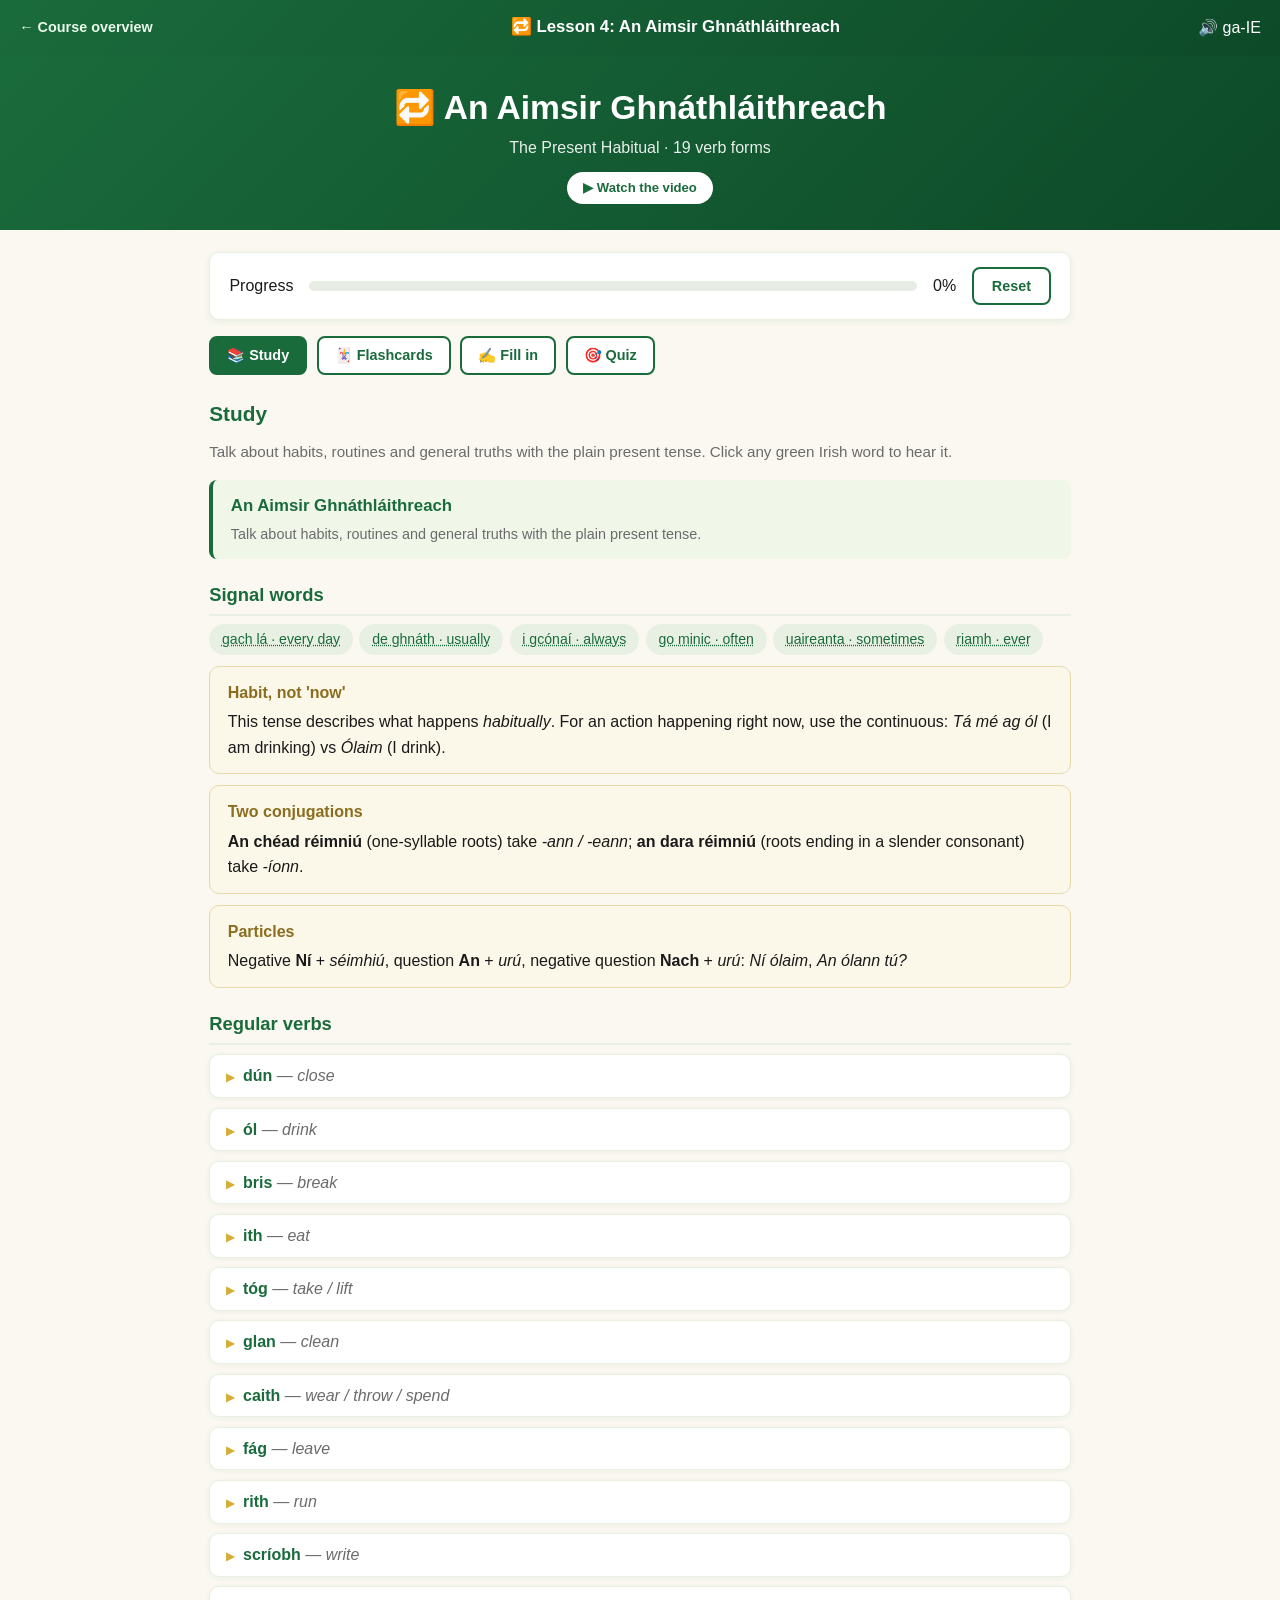
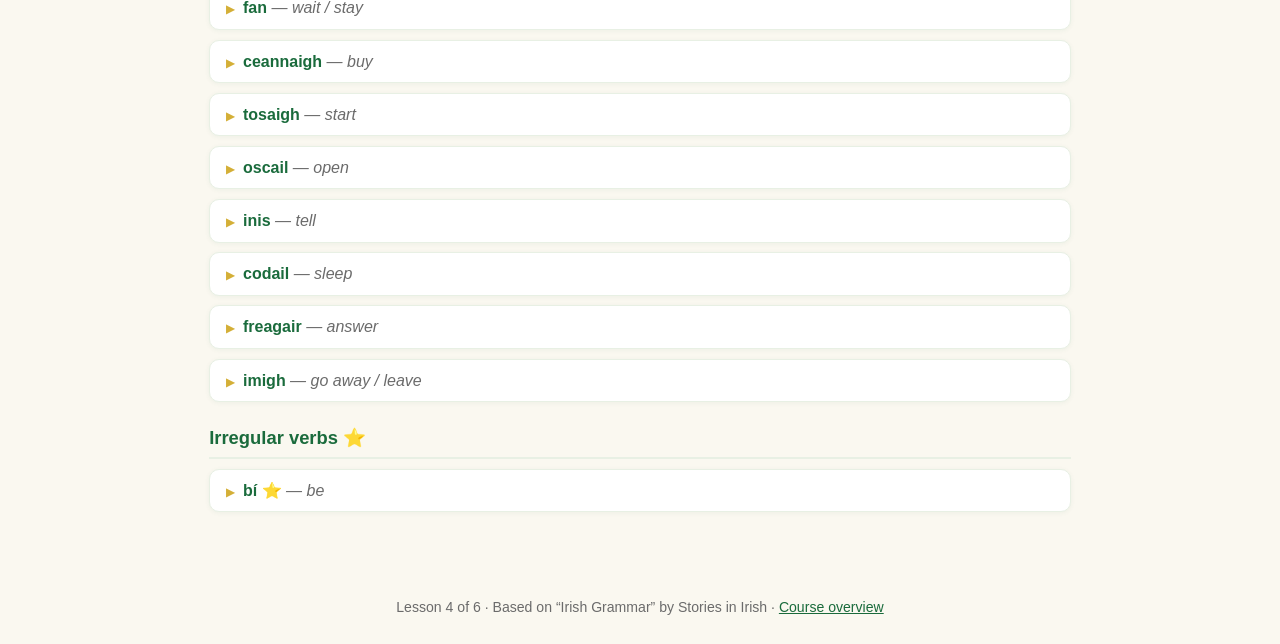
<file: 04-an-aimsir-ghnathlaithreach/index.html>
<!DOCTYPE html>
<html lang="en">
<head>
<meta charset="UTF-8">
<meta name="viewport" content="width=device-width, initial-scale=1.0">
<title>Lesson 4: An Aimsir Ghnáthláithreach — Irish Grammar</title>
<style>* { margin:0; padding:0; box-sizing:border-box; }
:root { --green:#1a6b3c; --green-dark:#0d4a28; --gold:#d4af37; --cream:#faf8f0; --text:#1a1a1a; --grey:#6b6b6b; }
body { font-family:-apple-system,BlinkMacSystemFont,'Segoe UI',Roboto,sans-serif; background:var(--cream); color:var(--text); line-height:1.6; }
.topbar { background:linear-gradient(135deg,var(--green) 0%,var(--green-dark) 100%); color:#fff; padding:.9rem 1.2rem; display:flex; justify-content:space-between; align-items:center; flex-wrap:wrap; gap:.5rem; }
.topbar a { color:#eafae8; text-decoration:none; font-weight:600; font-size:.9rem; }
.topbar .title { font-weight:700; font-size:1.05rem; }
header.hdr { background:linear-gradient(135deg,var(--green) 0%,var(--green-dark) 100%); color:#fff; padding:1.6rem 1.2rem; text-align:center; }
header.hdr h1 { font-size:clamp(1.4rem,3vw,2.1rem); }
header.hdr p { opacity:.9; }
header.hdr .yt { display:inline-block; margin-top:.7rem; background:#fff; color:var(--green); padding:.35rem 1rem; border-radius:30px; text-decoration:none; font-weight:600; font-size:.82rem; }
.container { max-width:900px; margin:0 auto; padding:1.4rem 1.2rem 3rem; }
.tabs { display:flex; gap:.6rem; flex-wrap:wrap; margin-bottom:1.4rem; }
.tabbtn { border:2px solid var(--green); background:#fff; color:var(--green); padding:.55rem 1rem; border-radius:8px; font-weight:600; cursor:pointer; font-size:.9rem; transition:all .18s; font-family:inherit; }
.tabbtn.active { background:var(--green); color:#fff; }
.panel { display:none; }
.panel.active { display:block; }
.panel h2 { color:var(--green); margin-bottom:.6rem; font-size:1.3rem; }
.panel p.lede { color:var(--grey); margin-bottom:1rem; font-size:.95rem; }
.speak, [data-say] { color:var(--green); text-decoration:underline dotted; cursor:pointer; }
.progressbox { background:#fff; border-radius:10px; padding:.9rem 1.2rem; box-shadow:0 2px 6px rgba(26,107,60,.08); border:1px solid #e8f0e4; margin-bottom:1rem; display:flex; align-items:center; gap:1rem; flex-wrap:wrap; }
.progressbox .bar { flex:1; height:10px; background:#e7ede4; border-radius:6px; overflow:hidden; min-width:120px; }
.progressbox .bar .fill { height:100%; background:linear-gradient(90deg,var(--green),#3aa866); transition:width .3s; }
.btn { display:inline-block; background:var(--green); color:#fff; padding:.55rem 1.1rem; border-radius:8px; border:none; font-weight:600; font-size:.9rem; cursor:pointer; transition:background .18s; font-family:inherit; }
.btn:hover { background:var(--green-dark); }
.btn.gold { background:var(--gold); color:#1a1a1a; }
.btn.ghost { background:#fff; color:var(--green); border:2px solid var(--green); }
.qcard { background:#fff; border-radius:12px; padding:1.3rem 1.5rem; box-shadow:0 2px 10px rgba(26,107,60,.08); border:1px solid #e8f0e4; margin-bottom:1rem; }
.qcard .q { font-size:1.1rem; margin-bottom:.8rem; }
.opts { display:grid; gap:.6rem; }
.opt { border:2px solid #d4e4d0; background:#fff; padding:.7rem 1rem; border-radius:8px; cursor:pointer; font-size:.98rem; transition:all .15s; text-align:left; font-family:inherit; }
.opt:hover { border-color:var(--green); }
.opt.correct { background:#e9f7ec; border-color:#2e9e4f; }
.opt.wrong { background:#fdecec; border-color:#c0392b; }
.navbtns { display:flex; gap:.7rem; margin-top:1rem; flex-wrap:wrap; }
.flipcard { perspective:1000px; cursor:pointer; }
.flipcard .inner { position:relative; width:100%; min-height:230px; transition:transform .5s; transform-style:preserve-3d; }
.flipcard.flipped .inner { transform:rotateY(180deg); }
.face { position:absolute; inset:0; backface-visibility:hidden; -webkit-backface-visibility:hidden; border-radius:14px; padding:1.4rem; display:flex; flex-direction:column; justify-content:center; align-items:center; text-align:center; box-shadow:0 4px 14px rgba(26,107,60,.14); }
.face.front { background:#fff; border:2px solid var(--green); }
.face.front .prompt { color:var(--gold); font-weight:700; font-size:.82rem; text-transform:uppercase; letter-spacing:1px; margin-bottom:.5rem; }
.face.front .verb { font-size:1.7rem; font-weight:800; color:var(--green); }
.face.front .en { color:var(--grey); margin-top:.4rem; font-size:.95rem; }
.face.front .hint { color:var(--grey); margin-top:.7rem; font-size:.88rem; }
.face.back { background:var(--green); color:#fff; transform:rotateY(180deg); font-size:1rem; }
.face.back .prep { font-size:1.15rem; font-weight:700; margin-bottom:.5rem; }
.empty-note { color:var(--grey); font-size:.9rem; margin-top:.4rem; }
.feedback { font-weight:700; margin-top:.6rem; }
.feedback.ok { color:#2e9e4f; }
.feedback.no { color:#c0392b; }
.feedback.sol { color:var(--grey); font-size:.9rem; font-weight:500; margin-top:.3rem; }
.qtype { font-size:.85rem; color:var(--grey); margin-bottom:.5rem; }
.qtype-tag { display:inline-block; background:var(--green); color:#fff; border-radius:20px; padding:.12rem .75rem; font-size:.78rem; font-weight:700; text-transform:uppercase; letter-spacing:.4px; vertical-align:middle; }
.qcard.results { text-align:center; border-top:5px solid var(--gold); }
.qcard.results h3 { color:var(--green); margin-bottom:.4rem; font-size:1.4rem; }
.qcard.results .bigscore { font-size:1.15rem; margin:.6rem 0 1rem; }
.qcard.results .navbtns { justify-content:center; }
table.conj { width:100%; border-collapse:collapse; margin:.6rem 0; font-size:.92rem; }
table.conj th, table.conj td { padding:.4rem .55rem; text-align:left; border-bottom:1px solid #e8f0e4; }
table.conj th { background:#e8f0e4; color:var(--green); font-weight:600; }
table.conj td.pron { color:var(--grey); font-weight:600; }
table.conj .irish { color:var(--green); font-weight:600; cursor:pointer; border-bottom:1px dashed #1a6b3c44; }
table.conj .irish:hover { background:#e8f0e4; border-radius:3px; }
details.verb { background:#fff; border:1px solid #e8f0e4; border-radius:10px; padding:.5rem 1rem; margin:.6rem 0; box-shadow:0 1px 5px rgba(26,107,60,.06); }
details.verb > summary { cursor:pointer; font-weight:600; color:var(--green); list-style:none; }
details.verb > summary::-webkit-details-marker { display:none; }
details.verb > summary::before { content:'▶'; font-size:.7rem; margin-right:.55rem; color:var(--gold); }
details.verb[open] > summary::before { content:'▼'; }
details.verb summary .m { color:var(--grey); font-weight:400; font-style:italic; }
.patternbox { background:#f0f7e8; border-left:4px solid var(--green); border-radius:8px; padding:.8rem 1.1rem; margin:.7rem 0; font-size:1.05rem; }
.patternbox b { color:var(--green); }
.patternbox .en { color:var(--grey); font-size:.9rem; display:block; margin-top:.2rem; }
.signal { display:flex; flex-wrap:wrap; gap:.4rem; margin:.4rem 0; }
.chip { background:#e8f0e4; color:var(--green); border-radius:20px; padding:.25rem .8rem; font-size:.88rem; cursor:pointer; }
.chip:hover { background:#d4e4d0; }
.note { background:#fbf7e9; border:1px solid #e8d9a8; border-radius:10px; padding:.8rem 1.1rem; margin:.7rem 0; }
.note h4 { color:#8a6d1e; margin-bottom:.25rem; font-size:1rem; }
.uses li { margin:.3rem 0; }
.section-h { color:var(--green); margin:1.3rem 0 .5rem; font-size:1.15rem; border-bottom:2px solid #e8f0e4; padding-bottom:.3rem; }
@media (max-width:560px){ .flipcard .inner { min-height:200px; } .face.front .verb { font-size:1.35rem; } table.conj { font-size:.82rem; } table.conj th, table.conj td { padding:.3rem .35rem; } }
</style>
</head>
<body>
<div class="topbar">
  <a href="../index.html">← Course overview</a>
  <span class="title">🔁 Lesson 4: An Aimsir Ghnáthláithreach</span>
  <span>🔊 ga-IE</span>
</div>
<header class="hdr">
  <h1>🔁 An Aimsir Ghnáthláithreach</h1>
  <p>The Present Habitual · 19 verb forms</p>
  <a class="yt" href="https://www.youtube.com/watch?v=8b5MIg7jX8Q" target="_blank" rel="noopener">▶ Watch the video</a>
</header>
<div class="container">
  <div class="progressbox">
    <span>Progress</span>
    <div class="bar"><div class="fill" id="progFill" style="width:0%"></div></div>
    <span id="progPct">0%</span>
    <button class="btn ghost" onclick="resetProg()">Reset</button>
  </div>

  <div class="tabs">
    <button class="tabbtn active" data-tab="study">📚 Study</button>
    <button class="tabbtn" data-tab="drill">🃏 Flashcards</button>
    <button class="tabbtn" data-tab="fill">✍️ Fill in</button>
    <button class="tabbtn" data-tab="quiz">🎯 Quiz</button>
  </div>

  <section class="panel active" id="panel-study">
    <h2>Study</h2>
    <p class="lede">Talk about habits, routines and general truths with the plain present tense. Click any green Irish word to hear it.</p>
    <div id="studyList"></div>
  </section>

  <section class="panel" id="panel-drill">
    <h2>Flashcards</h2>
    <p class="lede">Think of the answer, then flip the card to check.</p>
    <div class="progressbox"><span>Card</span><span id="drillPos">1 / 1</span>
      <div class="bar"><div class="fill" id="drillFill" style="width:0%"></div></div></div>
    <div class="flipcard" id="flipcard" onclick="flip()">
      <div class="inner">
        <div class="face front">
          <div class="prompt" id="drillPrompt"></div>
          <div class="verb" id="drillVerb"></div>
          <div class="en" id="drillEn"></div>
          <div class="hint">Click for the answer</div>
        </div>
        <div class="face back" id="drillBack"></div>
      </div>
    </div>
    <div class="navbtns">
      <button class="btn ghost" onclick="drillPrev()">← Back</button>
      <button class="btn" onclick="drillNext()">Next →</button>
    </div>
    <p class="empty-note">Cards appear in a random order.</p>
  </section>

  <section class="panel" id="panel-fill">
    <h2>Fill in the blank</h2>
    <p class="lede">Choose the correct word to complete each sentence.</p>
    <div class="progressbox"><span>Question</span><span id="fillPos">1 / 10</span>
      <div class="bar"><div class="fill" id="fillFill" style="width:0%"></div></div>
      <span>Score</span><span id="fillScore">0 / 0</span></div>
    <div id="fillQ"></div>
    <div class="navbtns"><button class="btn ghost" onclick="fillReset()">Reshuffle</button></div>
    <p class="empty-note">10 random sentences each round.</p>
  </section>

  <section class="panel" id="panel-quiz">
    <h2>Quiz</h2>
    <p class="lede">Mixed questions on forms, negatives, questions and meaning.</p>
    <div class="progressbox"><span>Question</span><span id="quizPos">1 / 10</span>
      <div class="bar"><div class="fill" id="quizFill" style="width:0%"></div></div>
      <span>Score</span><span id="quizScore">0 / 0</span></div>
    <div id="quizQ"></div>
    <div class="navbtns"><button class="btn ghost" onclick="quizReset()">Reshuffle</button></div>
    <p class="empty-note">10 questions drawn from the full pool.</p>
  </section>
</div>
<footer style="text-align:center;padding:1.6rem;color:var(--grey);font-size:.88rem">
  <p>Lesson 4 of 6 · Based on “Irish Grammar” by Stories in Irish ·
  <a href="../index.html" style="color:var(--green)">Course overview</a></p>
</footer>
<script>
const LESSON = {"id": 4, "kind": "simple", "study": "\n    <div class=\"patternbox\"><b>An Aimsir Ghnáthláithreach</b>\n      <span class=\"en\">Talk about habits, routines and general truths with the plain present tense.</span></div>\n    <h3 class=\"section-h\">Signal words</h3>\n    <div class=\"signal\"><span class=\"chip\" data-say=\"gach lá\">gach lá · every day</span><span class=\"chip\" data-say=\"de ghnáth\">de ghnáth · usually</span><span class=\"chip\" data-say=\"i gcónaí\">i gcónaí · always</span><span class=\"chip\" data-say=\"go minic\">go minic · often</span><span class=\"chip\" data-say=\"uaireanta\">uaireanta · sometimes</span><span class=\"chip\" data-say=\"riamh\">riamh · ever</span></div>\n    <div class=\"note\"><h4>Habit, not 'now'</h4>This tense describes what happens <i>habitually</i>. For an action happening right now, use the continuous: <i>Tá mé ag ól</i> (I am drinking) vs <i>Ólaim</i> (I drink).</div><div class=\"note\"><h4>Two conjugations</h4><b>An chéad réimniú</b> (one-syllable roots) take <i>-ann / -eann</i>; <b>an dara réimniú</b> (roots ending in a slender consonant) take <i>-íonn</i>.</div><div class=\"note\"><h4>Particles</h4>Negative <b>Ní</b> + <i>séimhiú</i>, question <b>An</b> + <i>urú</i>, negative question <b>Nach</b> + <i>urú</i>: <i>Ní ólaim</i>, <i>An ólann tú?</i></div>\n    <h3 class=\"section-h\">Regular verbs</h3>\n    <details class=\"verb\"><summary>dún <span class=\"m\">— close</span></summary>\n    <p><b>Example:</b> <span class=\"irish\" data-say=\"Dúnann sé an doras gach oíche.\">Dúnann sé an doras gach oíche.</span>\n       — <em>He closes the door every night.</em></p>\n    <table class=\"conj\">\n      <tr><th>Pronoun</th><th>Positive</th><th>Negative</th><th>Question</th><th>Neg. question</th></tr>\n      <tr><td class=\"pron\">mé</td><td><span class=\"irish\" data-say=\"dúnaim\">dúnaim</span></td><td><span class=\"irish\" data-say=\"Ní dhúnaim\">Ní dhúnaim</span></td><td><span class=\"irish\" data-say=\"An ndúnaim?\">An ndúnaim?</span></td><td><span class=\"irish\" data-say=\"Nach ndúnaim?\">Nach ndúnaim?</span></td></tr><tr><td class=\"pron\">tú</td><td><span class=\"irish\" data-say=\"dúnann tú\">dúnann tú</span></td><td><span class=\"irish\" data-say=\"Ní dhúnann tú\">Ní dhúnann tú</span></td><td><span class=\"irish\" data-say=\"An ndúnann tú?\">An ndúnann tú?</span></td><td><span class=\"irish\" data-say=\"Nach ndúnann tú?\">Nach ndúnann tú?</span></td></tr><tr><td class=\"pron\">sé</td><td><span class=\"irish\" data-say=\"dúnann sé\">dúnann sé</span></td><td><span class=\"irish\" data-say=\"Ní dhúnann sé\">Ní dhúnann sé</span></td><td><span class=\"irish\" data-say=\"An ndúnann sé?\">An ndúnann sé?</span></td><td><span class=\"irish\" data-say=\"Nach ndúnann sé?\">Nach ndúnann sé?</span></td></tr><tr><td class=\"pron\">sí</td><td><span class=\"irish\" data-say=\"dúnann sí\">dúnann sí</span></td><td><span class=\"irish\" data-say=\"Ní dhúnann sí\">Ní dhúnann sí</span></td><td><span class=\"irish\" data-say=\"An ndúnann sí?\">An ndúnann sí?</span></td><td><span class=\"irish\" data-say=\"Nach ndúnann sí?\">Nach ndúnann sí?</span></td></tr><tr><td class=\"pron\">muid</td><td><span class=\"irish\" data-say=\"dúnaimid\">dúnaimid</span></td><td><span class=\"irish\" data-say=\"Ní dhúnaimid\">Ní dhúnaimid</span></td><td><span class=\"irish\" data-say=\"An ndúnaimid?\">An ndúnaimid?</span></td><td><span class=\"irish\" data-say=\"Nach ndúnaimid?\">Nach ndúnaimid?</span></td></tr><tr><td class=\"pron\">sibh</td><td><span class=\"irish\" data-say=\"dúnann sibh\">dúnann sibh</span></td><td><span class=\"irish\" data-say=\"Ní dhúnann sibh\">Ní dhúnann sibh</span></td><td><span class=\"irish\" data-say=\"An ndúnann sibh?\">An ndúnann sibh?</span></td><td><span class=\"irish\" data-say=\"Nach ndúnann sibh?\">Nach ndúnann sibh?</span></td></tr><tr><td class=\"pron\">siad</td><td><span class=\"irish\" data-say=\"dúnann siad\">dúnann siad</span></td><td><span class=\"irish\" data-say=\"Ní dhúnann siad\">Ní dhúnann siad</span></td><td><span class=\"irish\" data-say=\"An ndúnann siad?\">An ndúnann siad?</span></td><td><span class=\"irish\" data-say=\"Nach ndúnann siad?\">Nach ndúnann siad?</span></td></tr><tr><td class=\"pron\">saor</td><td><span class=\"irish\" data-say=\"dúntar\">dúntar</span></td><td><span class=\"irish\" data-say=\"Ní dhúntar\">Ní dhúntar</span></td><td><span class=\"irish\" data-say=\"An ndúntar?\">An ndúntar?</span></td><td><span class=\"irish\" data-say=\"Nach ndúntar?\">Nach ndúntar?</span></td></tr>\n    </table></details><details class=\"verb\"><summary>ól <span class=\"m\">— drink</span></summary>\n    <p><b>Example:</b> <span class=\"irish\" data-say=\"Ólann sí caife gach maidin.\">Ólann sí caife gach maidin.</span>\n       — <em>She drinks coffee every morning.</em></p>\n    <table class=\"conj\">\n      <tr><th>Pronoun</th><th>Positive</th><th>Negative</th><th>Question</th><th>Neg. question</th></tr>\n      <tr><td class=\"pron\">mé</td><td><span class=\"irish\" data-say=\"ólaim\">ólaim</span></td><td><span class=\"irish\" data-say=\"Ní ólaim\">Ní ólaim</span></td><td><span class=\"irish\" data-say=\"An n-ólaim?\">An n-ólaim?</span></td><td><span class=\"irish\" data-say=\"Nach n-ólaim?\">Nach n-ólaim?</span></td></tr><tr><td class=\"pron\">tú</td><td><span class=\"irish\" data-say=\"ólann tú\">ólann tú</span></td><td><span class=\"irish\" data-say=\"Ní ólann tú\">Ní ólann tú</span></td><td><span class=\"irish\" data-say=\"An n-ólann tú?\">An n-ólann tú?</span></td><td><span class=\"irish\" data-say=\"Nach n-ólann tú?\">Nach n-ólann tú?</span></td></tr><tr><td class=\"pron\">sé</td><td><span class=\"irish\" data-say=\"ólann sé\">ólann sé</span></td><td><span class=\"irish\" data-say=\"Ní ólann sé\">Ní ólann sé</span></td><td><span class=\"irish\" data-say=\"An n-ólann sé?\">An n-ólann sé?</span></td><td><span class=\"irish\" data-say=\"Nach n-ólann sé?\">Nach n-ólann sé?</span></td></tr><tr><td class=\"pron\">sí</td><td><span class=\"irish\" data-say=\"ólann sí\">ólann sí</span></td><td><span class=\"irish\" data-say=\"Ní ólann sí\">Ní ólann sí</span></td><td><span class=\"irish\" data-say=\"An n-ólann sí?\">An n-ólann sí?</span></td><td><span class=\"irish\" data-say=\"Nach n-ólann sí?\">Nach n-ólann sí?</span></td></tr><tr><td class=\"pron\">muid</td><td><span class=\"irish\" data-say=\"ólaimid\">ólaimid</span></td><td><span class=\"irish\" data-say=\"Ní ólaimid\">Ní ólaimid</span></td><td><span class=\"irish\" data-say=\"An n-ólaimid?\">An n-ólaimid?</span></td><td><span class=\"irish\" data-say=\"Nach n-ólaimid?\">Nach n-ólaimid?</span></td></tr><tr><td class=\"pron\">sibh</td><td><span class=\"irish\" data-say=\"ólann sibh\">ólann sibh</span></td><td><span class=\"irish\" data-say=\"Ní ólann sibh\">Ní ólann sibh</span></td><td><span class=\"irish\" data-say=\"An n-ólann sibh?\">An n-ólann sibh?</span></td><td><span class=\"irish\" data-say=\"Nach n-ólann sibh?\">Nach n-ólann sibh?</span></td></tr><tr><td class=\"pron\">siad</td><td><span class=\"irish\" data-say=\"ólann siad\">ólann siad</span></td><td><span class=\"irish\" data-say=\"Ní ólann siad\">Ní ólann siad</span></td><td><span class=\"irish\" data-say=\"An n-ólann siad?\">An n-ólann siad?</span></td><td><span class=\"irish\" data-say=\"Nach n-ólann siad?\">Nach n-ólann siad?</span></td></tr><tr><td class=\"pron\">saor</td><td><span class=\"irish\" data-say=\"óltar\">óltar</span></td><td><span class=\"irish\" data-say=\"Ní óltar\">Ní óltar</span></td><td><span class=\"irish\" data-say=\"An n-óltar?\">An n-óltar?</span></td><td><span class=\"irish\" data-say=\"Nach n-óltar?\">Nach n-óltar?</span></td></tr>\n    </table></details><details class=\"verb\"><summary>bris <span class=\"m\">— break</span></summary>\n    <p><b>Example:</b> <span class=\"irish\" data-say=\"Briseann an páiste an ghloine.\">Briseann an páiste an ghloine.</span>\n       — <em>The child breaks the glass.</em></p>\n    <table class=\"conj\">\n      <tr><th>Pronoun</th><th>Positive</th><th>Negative</th><th>Question</th><th>Neg. question</th></tr>\n      <tr><td class=\"pron\">mé</td><td><span class=\"irish\" data-say=\"brisim\">brisim</span></td><td><span class=\"irish\" data-say=\"Ní bhrisim\">Ní bhrisim</span></td><td><span class=\"irish\" data-say=\"An mbrisim?\">An mbrisim?</span></td><td><span class=\"irish\" data-say=\"Nach mbrisim?\">Nach mbrisim?</span></td></tr><tr><td class=\"pron\">tú</td><td><span class=\"irish\" data-say=\"briseann tú\">briseann tú</span></td><td><span class=\"irish\" data-say=\"Ní bhriseann tú\">Ní bhriseann tú</span></td><td><span class=\"irish\" data-say=\"An mbriseann tú?\">An mbriseann tú?</span></td><td><span class=\"irish\" data-say=\"Nach mbriseann tú?\">Nach mbriseann tú?</span></td></tr><tr><td class=\"pron\">sé</td><td><span class=\"irish\" data-say=\"briseann sé\">briseann sé</span></td><td><span class=\"irish\" data-say=\"Ní bhriseann sé\">Ní bhriseann sé</span></td><td><span class=\"irish\" data-say=\"An mbriseann sé?\">An mbriseann sé?</span></td><td><span class=\"irish\" data-say=\"Nach mbriseann sé?\">Nach mbriseann sé?</span></td></tr><tr><td class=\"pron\">sí</td><td><span class=\"irish\" data-say=\"briseann sí\">briseann sí</span></td><td><span class=\"irish\" data-say=\"Ní bhriseann sí\">Ní bhriseann sí</span></td><td><span class=\"irish\" data-say=\"An mbriseann sí?\">An mbriseann sí?</span></td><td><span class=\"irish\" data-say=\"Nach mbriseann sí?\">Nach mbriseann sí?</span></td></tr><tr><td class=\"pron\">muid</td><td><span class=\"irish\" data-say=\"brisimid\">brisimid</span></td><td><span class=\"irish\" data-say=\"Ní bhrisimid\">Ní bhrisimid</span></td><td><span class=\"irish\" data-say=\"An mbrisimid?\">An mbrisimid?</span></td><td><span class=\"irish\" data-say=\"Nach mbrisimid?\">Nach mbrisimid?</span></td></tr><tr><td class=\"pron\">sibh</td><td><span class=\"irish\" data-say=\"briseann sibh\">briseann sibh</span></td><td><span class=\"irish\" data-say=\"Ní bhriseann sibh\">Ní bhriseann sibh</span></td><td><span class=\"irish\" data-say=\"An mbriseann sibh?\">An mbriseann sibh?</span></td><td><span class=\"irish\" data-say=\"Nach mbriseann sibh?\">Nach mbriseann sibh?</span></td></tr><tr><td class=\"pron\">siad</td><td><span class=\"irish\" data-say=\"briseann siad\">briseann siad</span></td><td><span class=\"irish\" data-say=\"Ní bhriseann siad\">Ní bhriseann siad</span></td><td><span class=\"irish\" data-say=\"An mbriseann siad?\">An mbriseann siad?</span></td><td><span class=\"irish\" data-say=\"Nach mbriseann siad?\">Nach mbriseann siad?</span></td></tr><tr><td class=\"pron\">saor</td><td><span class=\"irish\" data-say=\"bristear\">bristear</span></td><td><span class=\"irish\" data-say=\"Ní bhristear\">Ní bhristear</span></td><td><span class=\"irish\" data-say=\"An mbristear?\">An mbristear?</span></td><td><span class=\"irish\" data-say=\"Nach mbristear?\">Nach mbristear?</span></td></tr>\n    </table></details><details class=\"verb\"><summary>ith <span class=\"m\">— eat</span></summary>\n    <p><b>Example:</b> <span class=\"irish\" data-say=\"Itheann muid arán.\">Itheann muid arán.</span>\n       — <em>We eat bread.</em></p>\n    <table class=\"conj\">\n      <tr><th>Pronoun</th><th>Positive</th><th>Negative</th><th>Question</th><th>Neg. question</th></tr>\n      <tr><td class=\"pron\">mé</td><td><span class=\"irish\" data-say=\"ithim\">ithim</span></td><td><span class=\"irish\" data-say=\"Ní ithim\">Ní ithim</span></td><td><span class=\"irish\" data-say=\"An n-ithim?\">An n-ithim?</span></td><td><span class=\"irish\" data-say=\"Nach n-ithim?\">Nach n-ithim?</span></td></tr><tr><td class=\"pron\">tú</td><td><span class=\"irish\" data-say=\"itheann tú\">itheann tú</span></td><td><span class=\"irish\" data-say=\"Ní itheann tú\">Ní itheann tú</span></td><td><span class=\"irish\" data-say=\"An n-itheann tú?\">An n-itheann tú?</span></td><td><span class=\"irish\" data-say=\"Nach n-itheann tú?\">Nach n-itheann tú?</span></td></tr><tr><td class=\"pron\">sé</td><td><span class=\"irish\" data-say=\"itheann sé\">itheann sé</span></td><td><span class=\"irish\" data-say=\"Ní itheann sé\">Ní itheann sé</span></td><td><span class=\"irish\" data-say=\"An n-itheann sé?\">An n-itheann sé?</span></td><td><span class=\"irish\" data-say=\"Nach n-itheann sé?\">Nach n-itheann sé?</span></td></tr><tr><td class=\"pron\">sí</td><td><span class=\"irish\" data-say=\"itheann sí\">itheann sí</span></td><td><span class=\"irish\" data-say=\"Ní itheann sí\">Ní itheann sí</span></td><td><span class=\"irish\" data-say=\"An n-itheann sí?\">An n-itheann sí?</span></td><td><span class=\"irish\" data-say=\"Nach n-itheann sí?\">Nach n-itheann sí?</span></td></tr><tr><td class=\"pron\">muid</td><td><span class=\"irish\" data-say=\"ithimid\">ithimid</span></td><td><span class=\"irish\" data-say=\"Ní ithimid\">Ní ithimid</span></td><td><span class=\"irish\" data-say=\"An n-ithimid?\">An n-ithimid?</span></td><td><span class=\"irish\" data-say=\"Nach n-ithimid?\">Nach n-ithimid?</span></td></tr><tr><td class=\"pron\">sibh</td><td><span class=\"irish\" data-say=\"itheann sibh\">itheann sibh</span></td><td><span class=\"irish\" data-say=\"Ní itheann sibh\">Ní itheann sibh</span></td><td><span class=\"irish\" data-say=\"An n-itheann sibh?\">An n-itheann sibh?</span></td><td><span class=\"irish\" data-say=\"Nach n-itheann sibh?\">Nach n-itheann sibh?</span></td></tr><tr><td class=\"pron\">siad</td><td><span class=\"irish\" data-say=\"itheann siad\">itheann siad</span></td><td><span class=\"irish\" data-say=\"Ní itheann siad\">Ní itheann siad</span></td><td><span class=\"irish\" data-say=\"An n-itheann siad?\">An n-itheann siad?</span></td><td><span class=\"irish\" data-say=\"Nach n-itheann siad?\">Nach n-itheann siad?</span></td></tr><tr><td class=\"pron\">saor</td><td><span class=\"irish\" data-say=\"ithtear\">ithtear</span></td><td><span class=\"irish\" data-say=\"Ní ithtear\">Ní ithtear</span></td><td><span class=\"irish\" data-say=\"An n-ithtear?\">An n-ithtear?</span></td><td><span class=\"irish\" data-say=\"Nach n-ithtear?\">Nach n-ithtear?</span></td></tr>\n    </table></details><details class=\"verb\"><summary>tóg <span class=\"m\">— take / lift</span></summary>\n    <p><b>Example:</b> <span class=\"irish\" data-say=\"Tógann sí an leabhar.\">Tógann sí an leabhar.</span>\n       — <em>She takes the book.</em></p>\n    <table class=\"conj\">\n      <tr><th>Pronoun</th><th>Positive</th><th>Negative</th><th>Question</th><th>Neg. question</th></tr>\n      <tr><td class=\"pron\">mé</td><td><span class=\"irish\" data-say=\"tógaim\">tógaim</span></td><td><span class=\"irish\" data-say=\"Ní thógaim\">Ní thógaim</span></td><td><span class=\"irish\" data-say=\"An dtógaim?\">An dtógaim?</span></td><td><span class=\"irish\" data-say=\"Nach dtógaim?\">Nach dtógaim?</span></td></tr><tr><td class=\"pron\">tú</td><td><span class=\"irish\" data-say=\"tógann tú\">tógann tú</span></td><td><span class=\"irish\" data-say=\"Ní thógann tú\">Ní thógann tú</span></td><td><span class=\"irish\" data-say=\"An dtógann tú?\">An dtógann tú?</span></td><td><span class=\"irish\" data-say=\"Nach dtógann tú?\">Nach dtógann tú?</span></td></tr><tr><td class=\"pron\">sé</td><td><span class=\"irish\" data-say=\"tógann sé\">tógann sé</span></td><td><span class=\"irish\" data-say=\"Ní thógann sé\">Ní thógann sé</span></td><td><span class=\"irish\" data-say=\"An dtógann sé?\">An dtógann sé?</span></td><td><span class=\"irish\" data-say=\"Nach dtógann sé?\">Nach dtógann sé?</span></td></tr><tr><td class=\"pron\">sí</td><td><span class=\"irish\" data-say=\"tógann sí\">tógann sí</span></td><td><span class=\"irish\" data-say=\"Ní thógann sí\">Ní thógann sí</span></td><td><span class=\"irish\" data-say=\"An dtógann sí?\">An dtógann sí?</span></td><td><span class=\"irish\" data-say=\"Nach dtógann sí?\">Nach dtógann sí?</span></td></tr><tr><td class=\"pron\">muid</td><td><span class=\"irish\" data-say=\"tógaimid\">tógaimid</span></td><td><span class=\"irish\" data-say=\"Ní thógaimid\">Ní thógaimid</span></td><td><span class=\"irish\" data-say=\"An dtógaimid?\">An dtógaimid?</span></td><td><span class=\"irish\" data-say=\"Nach dtógaimid?\">Nach dtógaimid?</span></td></tr><tr><td class=\"pron\">sibh</td><td><span class=\"irish\" data-say=\"tógann sibh\">tógann sibh</span></td><td><span class=\"irish\" data-say=\"Ní thógann sibh\">Ní thógann sibh</span></td><td><span class=\"irish\" data-say=\"An dtógann sibh?\">An dtógann sibh?</span></td><td><span class=\"irish\" data-say=\"Nach dtógann sibh?\">Nach dtógann sibh?</span></td></tr><tr><td class=\"pron\">siad</td><td><span class=\"irish\" data-say=\"tógann siad\">tógann siad</span></td><td><span class=\"irish\" data-say=\"Ní thógann siad\">Ní thógann siad</span></td><td><span class=\"irish\" data-say=\"An dtógann siad?\">An dtógann siad?</span></td><td><span class=\"irish\" data-say=\"Nach dtógann siad?\">Nach dtógann siad?</span></td></tr><tr><td class=\"pron\">saor</td><td><span class=\"irish\" data-say=\"tógtar\">tógtar</span></td><td><span class=\"irish\" data-say=\"Ní thógtar\">Ní thógtar</span></td><td><span class=\"irish\" data-say=\"An dtógtar?\">An dtógtar?</span></td><td><span class=\"irish\" data-say=\"Nach dtógtar?\">Nach dtógtar?</span></td></tr>\n    </table></details><details class=\"verb\"><summary>glan <span class=\"m\">— clean</span></summary>\n    <p><b>Example:</b> <span class=\"irish\" data-say=\"Glanann sé an chistin.\">Glanann sé an chistin.</span>\n       — <em>He cleans the kitchen.</em></p>\n    <table class=\"conj\">\n      <tr><th>Pronoun</th><th>Positive</th><th>Negative</th><th>Question</th><th>Neg. question</th></tr>\n      <tr><td class=\"pron\">mé</td><td><span class=\"irish\" data-say=\"glanaim\">glanaim</span></td><td><span class=\"irish\" data-say=\"Ní ghlanaim\">Ní ghlanaim</span></td><td><span class=\"irish\" data-say=\"An nglanaim?\">An nglanaim?</span></td><td><span class=\"irish\" data-say=\"Nach nglanaim?\">Nach nglanaim?</span></td></tr><tr><td class=\"pron\">tú</td><td><span class=\"irish\" data-say=\"glanann tú\">glanann tú</span></td><td><span class=\"irish\" data-say=\"Ní ghlanann tú\">Ní ghlanann tú</span></td><td><span class=\"irish\" data-say=\"An nglanann tú?\">An nglanann tú?</span></td><td><span class=\"irish\" data-say=\"Nach nglanann tú?\">Nach nglanann tú?</span></td></tr><tr><td class=\"pron\">sé</td><td><span class=\"irish\" data-say=\"glanann sé\">glanann sé</span></td><td><span class=\"irish\" data-say=\"Ní ghlanann sé\">Ní ghlanann sé</span></td><td><span class=\"irish\" data-say=\"An nglanann sé?\">An nglanann sé?</span></td><td><span class=\"irish\" data-say=\"Nach nglanann sé?\">Nach nglanann sé?</span></td></tr><tr><td class=\"pron\">sí</td><td><span class=\"irish\" data-say=\"glanann sí\">glanann sí</span></td><td><span class=\"irish\" data-say=\"Ní ghlanann sí\">Ní ghlanann sí</span></td><td><span class=\"irish\" data-say=\"An nglanann sí?\">An nglanann sí?</span></td><td><span class=\"irish\" data-say=\"Nach nglanann sí?\">Nach nglanann sí?</span></td></tr><tr><td class=\"pron\">muid</td><td><span class=\"irish\" data-say=\"glanaimid\">glanaimid</span></td><td><span class=\"irish\" data-say=\"Ní ghlanaimid\">Ní ghlanaimid</span></td><td><span class=\"irish\" data-say=\"An nglanaimid?\">An nglanaimid?</span></td><td><span class=\"irish\" data-say=\"Nach nglanaimid?\">Nach nglanaimid?</span></td></tr><tr><td class=\"pron\">sibh</td><td><span class=\"irish\" data-say=\"glanann sibh\">glanann sibh</span></td><td><span class=\"irish\" data-say=\"Ní ghlanann sibh\">Ní ghlanann sibh</span></td><td><span class=\"irish\" data-say=\"An nglanann sibh?\">An nglanann sibh?</span></td><td><span class=\"irish\" data-say=\"Nach nglanann sibh?\">Nach nglanann sibh?</span></td></tr><tr><td class=\"pron\">siad</td><td><span class=\"irish\" data-say=\"glanann siad\">glanann siad</span></td><td><span class=\"irish\" data-say=\"Ní ghlanann siad\">Ní ghlanann siad</span></td><td><span class=\"irish\" data-say=\"An nglanann siad?\">An nglanann siad?</span></td><td><span class=\"irish\" data-say=\"Nach nglanann siad?\">Nach nglanann siad?</span></td></tr><tr><td class=\"pron\">saor</td><td><span class=\"irish\" data-say=\"glantar\">glantar</span></td><td><span class=\"irish\" data-say=\"Ní ghlantar\">Ní ghlantar</span></td><td><span class=\"irish\" data-say=\"An nglantar?\">An nglantar?</span></td><td><span class=\"irish\" data-say=\"Nach nglantar?\">Nach nglantar?</span></td></tr>\n    </table></details><details class=\"verb\"><summary>caith <span class=\"m\">— wear / throw / spend</span></summary>\n    <p><b>Example:</b> <span class=\"irish\" data-say=\"Caitheann sé hata.\">Caitheann sé hata.</span>\n       — <em>He wears a hat.</em></p>\n    <table class=\"conj\">\n      <tr><th>Pronoun</th><th>Positive</th><th>Negative</th><th>Question</th><th>Neg. question</th></tr>\n      <tr><td class=\"pron\">mé</td><td><span class=\"irish\" data-say=\"caithim\">caithim</span></td><td><span class=\"irish\" data-say=\"Ní chaithim\">Ní chaithim</span></td><td><span class=\"irish\" data-say=\"An gcaithim?\">An gcaithim?</span></td><td><span class=\"irish\" data-say=\"Nach gcaithim?\">Nach gcaithim?</span></td></tr><tr><td class=\"pron\">tú</td><td><span class=\"irish\" data-say=\"caitheann tú\">caitheann tú</span></td><td><span class=\"irish\" data-say=\"Ní chaitheann tú\">Ní chaitheann tú</span></td><td><span class=\"irish\" data-say=\"An gcaitheann tú?\">An gcaitheann tú?</span></td><td><span class=\"irish\" data-say=\"Nach gcaitheann tú?\">Nach gcaitheann tú?</span></td></tr><tr><td class=\"pron\">sé</td><td><span class=\"irish\" data-say=\"caitheann sé\">caitheann sé</span></td><td><span class=\"irish\" data-say=\"Ní chaitheann sé\">Ní chaitheann sé</span></td><td><span class=\"irish\" data-say=\"An gcaitheann sé?\">An gcaitheann sé?</span></td><td><span class=\"irish\" data-say=\"Nach gcaitheann sé?\">Nach gcaitheann sé?</span></td></tr><tr><td class=\"pron\">sí</td><td><span class=\"irish\" data-say=\"caitheann sí\">caitheann sí</span></td><td><span class=\"irish\" data-say=\"Ní chaitheann sí\">Ní chaitheann sí</span></td><td><span class=\"irish\" data-say=\"An gcaitheann sí?\">An gcaitheann sí?</span></td><td><span class=\"irish\" data-say=\"Nach gcaitheann sí?\">Nach gcaitheann sí?</span></td></tr><tr><td class=\"pron\">muid</td><td><span class=\"irish\" data-say=\"caithimid\">caithimid</span></td><td><span class=\"irish\" data-say=\"Ní chaithimid\">Ní chaithimid</span></td><td><span class=\"irish\" data-say=\"An gcaithimid?\">An gcaithimid?</span></td><td><span class=\"irish\" data-say=\"Nach gcaithimid?\">Nach gcaithimid?</span></td></tr><tr><td class=\"pron\">sibh</td><td><span class=\"irish\" data-say=\"caitheann sibh\">caitheann sibh</span></td><td><span class=\"irish\" data-say=\"Ní chaitheann sibh\">Ní chaitheann sibh</span></td><td><span class=\"irish\" data-say=\"An gcaitheann sibh?\">An gcaitheann sibh?</span></td><td><span class=\"irish\" data-say=\"Nach gcaitheann sibh?\">Nach gcaitheann sibh?</span></td></tr><tr><td class=\"pron\">siad</td><td><span class=\"irish\" data-say=\"caitheann siad\">caitheann siad</span></td><td><span class=\"irish\" data-say=\"Ní chaitheann siad\">Ní chaitheann siad</span></td><td><span class=\"irish\" data-say=\"An gcaitheann siad?\">An gcaitheann siad?</span></td><td><span class=\"irish\" data-say=\"Nach gcaitheann siad?\">Nach gcaitheann siad?</span></td></tr><tr><td class=\"pron\">saor</td><td><span class=\"irish\" data-say=\"caithtear\">caithtear</span></td><td><span class=\"irish\" data-say=\"Ní chaithtear\">Ní chaithtear</span></td><td><span class=\"irish\" data-say=\"An gcaithtear?\">An gcaithtear?</span></td><td><span class=\"irish\" data-say=\"Nach gcaithtear?\">Nach gcaithtear?</span></td></tr>\n    </table></details><details class=\"verb\"><summary>fág <span class=\"m\">— leave</span></summary>\n    <p><b>Example:</b> <span class=\"irish\" data-say=\"Fágann sí an baile.\">Fágann sí an baile.</span>\n       — <em>She leaves home.</em></p>\n    <table class=\"conj\">\n      <tr><th>Pronoun</th><th>Positive</th><th>Negative</th><th>Question</th><th>Neg. question</th></tr>\n      <tr><td class=\"pron\">mé</td><td><span class=\"irish\" data-say=\"fágaim\">fágaim</span></td><td><span class=\"irish\" data-say=\"Ní fhágaim\">Ní fhágaim</span></td><td><span class=\"irish\" data-say=\"An bhfágaim?\">An bhfágaim?</span></td><td><span class=\"irish\" data-say=\"Nach bhfágaim?\">Nach bhfágaim?</span></td></tr><tr><td class=\"pron\">tú</td><td><span class=\"irish\" data-say=\"fágann tú\">fágann tú</span></td><td><span class=\"irish\" data-say=\"Ní fhágann tú\">Ní fhágann tú</span></td><td><span class=\"irish\" data-say=\"An bhfágann tú?\">An bhfágann tú?</span></td><td><span class=\"irish\" data-say=\"Nach bhfágann tú?\">Nach bhfágann tú?</span></td></tr><tr><td class=\"pron\">sé</td><td><span class=\"irish\" data-say=\"fágann sé\">fágann sé</span></td><td><span class=\"irish\" data-say=\"Ní fhágann sé\">Ní fhágann sé</span></td><td><span class=\"irish\" data-say=\"An bhfágann sé?\">An bhfágann sé?</span></td><td><span class=\"irish\" data-say=\"Nach bhfágann sé?\">Nach bhfágann sé?</span></td></tr><tr><td class=\"pron\">sí</td><td><span class=\"irish\" data-say=\"fágann sí\">fágann sí</span></td><td><span class=\"irish\" data-say=\"Ní fhágann sí\">Ní fhágann sí</span></td><td><span class=\"irish\" data-say=\"An bhfágann sí?\">An bhfágann sí?</span></td><td><span class=\"irish\" data-say=\"Nach bhfágann sí?\">Nach bhfágann sí?</span></td></tr><tr><td class=\"pron\">muid</td><td><span class=\"irish\" data-say=\"fágaimid\">fágaimid</span></td><td><span class=\"irish\" data-say=\"Ní fhágaimid\">Ní fhágaimid</span></td><td><span class=\"irish\" data-say=\"An bhfágaimid?\">An bhfágaimid?</span></td><td><span class=\"irish\" data-say=\"Nach bhfágaimid?\">Nach bhfágaimid?</span></td></tr><tr><td class=\"pron\">sibh</td><td><span class=\"irish\" data-say=\"fágann sibh\">fágann sibh</span></td><td><span class=\"irish\" data-say=\"Ní fhágann sibh\">Ní fhágann sibh</span></td><td><span class=\"irish\" data-say=\"An bhfágann sibh?\">An bhfágann sibh?</span></td><td><span class=\"irish\" data-say=\"Nach bhfágann sibh?\">Nach bhfágann sibh?</span></td></tr><tr><td class=\"pron\">siad</td><td><span class=\"irish\" data-say=\"fágann siad\">fágann siad</span></td><td><span class=\"irish\" data-say=\"Ní fhágann siad\">Ní fhágann siad</span></td><td><span class=\"irish\" data-say=\"An bhfágann siad?\">An bhfágann siad?</span></td><td><span class=\"irish\" data-say=\"Nach bhfágann siad?\">Nach bhfágann siad?</span></td></tr><tr><td class=\"pron\">saor</td><td><span class=\"irish\" data-say=\"fágtar\">fágtar</span></td><td><span class=\"irish\" data-say=\"Ní fhágtar\">Ní fhágtar</span></td><td><span class=\"irish\" data-say=\"An bhfágtar?\">An bhfágtar?</span></td><td><span class=\"irish\" data-say=\"Nach bhfágtar?\">Nach bhfágtar?</span></td></tr>\n    </table></details><details class=\"verb\"><summary>rith <span class=\"m\">— run</span></summary>\n    <p><b>Example:</b> <span class=\"irish\" data-say=\"Ritheann sé ar scoil.\">Ritheann sé ar scoil.</span>\n       — <em>He runs to school.</em></p>\n    <table class=\"conj\">\n      <tr><th>Pronoun</th><th>Positive</th><th>Negative</th><th>Question</th><th>Neg. question</th></tr>\n      <tr><td class=\"pron\">mé</td><td><span class=\"irish\" data-say=\"rithim\">rithim</span></td><td><span class=\"irish\" data-say=\"Ní rithim\">Ní rithim</span></td><td><span class=\"irish\" data-say=\"An rithim?\">An rithim?</span></td><td><span class=\"irish\" data-say=\"Nach rithim?\">Nach rithim?</span></td></tr><tr><td class=\"pron\">tú</td><td><span class=\"irish\" data-say=\"ritheann tú\">ritheann tú</span></td><td><span class=\"irish\" data-say=\"Ní ritheann tú\">Ní ritheann tú</span></td><td><span class=\"irish\" data-say=\"An ritheann tú?\">An ritheann tú?</span></td><td><span class=\"irish\" data-say=\"Nach ritheann tú?\">Nach ritheann tú?</span></td></tr><tr><td class=\"pron\">sé</td><td><span class=\"irish\" data-say=\"ritheann sé\">ritheann sé</span></td><td><span class=\"irish\" data-say=\"Ní ritheann sé\">Ní ritheann sé</span></td><td><span class=\"irish\" data-say=\"An ritheann sé?\">An ritheann sé?</span></td><td><span class=\"irish\" data-say=\"Nach ritheann sé?\">Nach ritheann sé?</span></td></tr><tr><td class=\"pron\">sí</td><td><span class=\"irish\" data-say=\"ritheann sí\">ritheann sí</span></td><td><span class=\"irish\" data-say=\"Ní ritheann sí\">Ní ritheann sí</span></td><td><span class=\"irish\" data-say=\"An ritheann sí?\">An ritheann sí?</span></td><td><span class=\"irish\" data-say=\"Nach ritheann sí?\">Nach ritheann sí?</span></td></tr><tr><td class=\"pron\">muid</td><td><span class=\"irish\" data-say=\"rithimid\">rithimid</span></td><td><span class=\"irish\" data-say=\"Ní rithimid\">Ní rithimid</span></td><td><span class=\"irish\" data-say=\"An rithimid?\">An rithimid?</span></td><td><span class=\"irish\" data-say=\"Nach rithimid?\">Nach rithimid?</span></td></tr><tr><td class=\"pron\">sibh</td><td><span class=\"irish\" data-say=\"ritheann sibh\">ritheann sibh</span></td><td><span class=\"irish\" data-say=\"Ní ritheann sibh\">Ní ritheann sibh</span></td><td><span class=\"irish\" data-say=\"An ritheann sibh?\">An ritheann sibh?</span></td><td><span class=\"irish\" data-say=\"Nach ritheann sibh?\">Nach ritheann sibh?</span></td></tr><tr><td class=\"pron\">siad</td><td><span class=\"irish\" data-say=\"ritheann siad\">ritheann siad</span></td><td><span class=\"irish\" data-say=\"Ní ritheann siad\">Ní ritheann siad</span></td><td><span class=\"irish\" data-say=\"An ritheann siad?\">An ritheann siad?</span></td><td><span class=\"irish\" data-say=\"Nach ritheann siad?\">Nach ritheann siad?</span></td></tr><tr><td class=\"pron\">saor</td><td><span class=\"irish\" data-say=\"rithtear\">rithtear</span></td><td><span class=\"irish\" data-say=\"Ní rithtear\">Ní rithtear</span></td><td><span class=\"irish\" data-say=\"An rithtear?\">An rithtear?</span></td><td><span class=\"irish\" data-say=\"Nach rithtear?\">Nach rithtear?</span></td></tr>\n    </table></details><details class=\"verb\"><summary>scríobh <span class=\"m\">— write</span></summary>\n    <p><b>Example:</b> <span class=\"irish\" data-say=\"Scríobhann sé litir.\">Scríobhann sé litir.</span>\n       — <em>He writes a letter.</em></p>\n    <table class=\"conj\">\n      <tr><th>Pronoun</th><th>Positive</th><th>Negative</th><th>Question</th><th>Neg. question</th></tr>\n      <tr><td class=\"pron\">mé</td><td><span class=\"irish\" data-say=\"scríobhaim\">scríobhaim</span></td><td><span class=\"irish\" data-say=\"Ní shcríobhaim\">Ní shcríobhaim</span></td><td><span class=\"irish\" data-say=\"An scríobhaim?\">An scríobhaim?</span></td><td><span class=\"irish\" data-say=\"Nach scríobhaim?\">Nach scríobhaim?</span></td></tr><tr><td class=\"pron\">tú</td><td><span class=\"irish\" data-say=\"scríobhann tú\">scríobhann tú</span></td><td><span class=\"irish\" data-say=\"Ní shcríobhann tú\">Ní shcríobhann tú</span></td><td><span class=\"irish\" data-say=\"An scríobhann tú?\">An scríobhann tú?</span></td><td><span class=\"irish\" data-say=\"Nach scríobhann tú?\">Nach scríobhann tú?</span></td></tr><tr><td class=\"pron\">sé</td><td><span class=\"irish\" data-say=\"scríobhann sé\">scríobhann sé</span></td><td><span class=\"irish\" data-say=\"Ní shcríobhann sé\">Ní shcríobhann sé</span></td><td><span class=\"irish\" data-say=\"An scríobhann sé?\">An scríobhann sé?</span></td><td><span class=\"irish\" data-say=\"Nach scríobhann sé?\">Nach scríobhann sé?</span></td></tr><tr><td class=\"pron\">sí</td><td><span class=\"irish\" data-say=\"scríobhann sí\">scríobhann sí</span></td><td><span class=\"irish\" data-say=\"Ní shcríobhann sí\">Ní shcríobhann sí</span></td><td><span class=\"irish\" data-say=\"An scríobhann sí?\">An scríobhann sí?</span></td><td><span class=\"irish\" data-say=\"Nach scríobhann sí?\">Nach scríobhann sí?</span></td></tr><tr><td class=\"pron\">muid</td><td><span class=\"irish\" data-say=\"scríobhaimid\">scríobhaimid</span></td><td><span class=\"irish\" data-say=\"Ní shcríobhaimid\">Ní shcríobhaimid</span></td><td><span class=\"irish\" data-say=\"An scríobhaimid?\">An scríobhaimid?</span></td><td><span class=\"irish\" data-say=\"Nach scríobhaimid?\">Nach scríobhaimid?</span></td></tr><tr><td class=\"pron\">sibh</td><td><span class=\"irish\" data-say=\"scríobhann sibh\">scríobhann sibh</span></td><td><span class=\"irish\" data-say=\"Ní shcríobhann sibh\">Ní shcríobhann sibh</span></td><td><span class=\"irish\" data-say=\"An scríobhann sibh?\">An scríobhann sibh?</span></td><td><span class=\"irish\" data-say=\"Nach scríobhann sibh?\">Nach scríobhann sibh?</span></td></tr><tr><td class=\"pron\">siad</td><td><span class=\"irish\" data-say=\"scríobhann siad\">scríobhann siad</span></td><td><span class=\"irish\" data-say=\"Ní shcríobhann siad\">Ní shcríobhann siad</span></td><td><span class=\"irish\" data-say=\"An scríobhann siad?\">An scríobhann siad?</span></td><td><span class=\"irish\" data-say=\"Nach scríobhann siad?\">Nach scríobhann siad?</span></td></tr><tr><td class=\"pron\">saor</td><td><span class=\"irish\" data-say=\"scríobhtar\">scríobhtar</span></td><td><span class=\"irish\" data-say=\"Ní shcríobhtar\">Ní shcríobhtar</span></td><td><span class=\"irish\" data-say=\"An scríobhtar?\">An scríobhtar?</span></td><td><span class=\"irish\" data-say=\"Nach scríobhtar?\">Nach scríobhtar?</span></td></tr>\n    </table></details><details class=\"verb\"><summary>fan <span class=\"m\">— wait / stay</span></summary>\n    <p><b>Example:</b> <span class=\"irish\" data-say=\"Fanann sé sa bhaile.\">Fanann sé sa bhaile.</span>\n       — <em>He stays at home.</em></p>\n    <table class=\"conj\">\n      <tr><th>Pronoun</th><th>Positive</th><th>Negative</th><th>Question</th><th>Neg. question</th></tr>\n      <tr><td class=\"pron\">mé</td><td><span class=\"irish\" data-say=\"fanaim\">fanaim</span></td><td><span class=\"irish\" data-say=\"Ní fhanaim\">Ní fhanaim</span></td><td><span class=\"irish\" data-say=\"An bhfanaim?\">An bhfanaim?</span></td><td><span class=\"irish\" data-say=\"Nach bhfanaim?\">Nach bhfanaim?</span></td></tr><tr><td class=\"pron\">tú</td><td><span class=\"irish\" data-say=\"fanann tú\">fanann tú</span></td><td><span class=\"irish\" data-say=\"Ní fhanann tú\">Ní fhanann tú</span></td><td><span class=\"irish\" data-say=\"An bhfanann tú?\">An bhfanann tú?</span></td><td><span class=\"irish\" data-say=\"Nach bhfanann tú?\">Nach bhfanann tú?</span></td></tr><tr><td class=\"pron\">sé</td><td><span class=\"irish\" data-say=\"fanann sé\">fanann sé</span></td><td><span class=\"irish\" data-say=\"Ní fhanann sé\">Ní fhanann sé</span></td><td><span class=\"irish\" data-say=\"An bhfanann sé?\">An bhfanann sé?</span></td><td><span class=\"irish\" data-say=\"Nach bhfanann sé?\">Nach bhfanann sé?</span></td></tr><tr><td class=\"pron\">sí</td><td><span class=\"irish\" data-say=\"fanann sí\">fanann sí</span></td><td><span class=\"irish\" data-say=\"Ní fhanann sí\">Ní fhanann sí</span></td><td><span class=\"irish\" data-say=\"An bhfanann sí?\">An bhfanann sí?</span></td><td><span class=\"irish\" data-say=\"Nach bhfanann sí?\">Nach bhfanann sí?</span></td></tr><tr><td class=\"pron\">muid</td><td><span class=\"irish\" data-say=\"fanaimid\">fanaimid</span></td><td><span class=\"irish\" data-say=\"Ní fhanaimid\">Ní fhanaimid</span></td><td><span class=\"irish\" data-say=\"An bhfanaimid?\">An bhfanaimid?</span></td><td><span class=\"irish\" data-say=\"Nach bhfanaimid?\">Nach bhfanaimid?</span></td></tr><tr><td class=\"pron\">sibh</td><td><span class=\"irish\" data-say=\"fanann sibh\">fanann sibh</span></td><td><span class=\"irish\" data-say=\"Ní fhanann sibh\">Ní fhanann sibh</span></td><td><span class=\"irish\" data-say=\"An bhfanann sibh?\">An bhfanann sibh?</span></td><td><span class=\"irish\" data-say=\"Nach bhfanann sibh?\">Nach bhfanann sibh?</span></td></tr><tr><td class=\"pron\">siad</td><td><span class=\"irish\" data-say=\"fanann siad\">fanann siad</span></td><td><span class=\"irish\" data-say=\"Ní fhanann siad\">Ní fhanann siad</span></td><td><span class=\"irish\" data-say=\"An bhfanann siad?\">An bhfanann siad?</span></td><td><span class=\"irish\" data-say=\"Nach bhfanann siad?\">Nach bhfanann siad?</span></td></tr><tr><td class=\"pron\">saor</td><td><span class=\"irish\" data-say=\"fantar\">fantar</span></td><td><span class=\"irish\" data-say=\"Ní fhantar\">Ní fhantar</span></td><td><span class=\"irish\" data-say=\"An bhfantar?\">An bhfantar?</span></td><td><span class=\"irish\" data-say=\"Nach bhfantar?\">Nach bhfantar?</span></td></tr>\n    </table></details><details class=\"verb\"><summary>ceannaigh <span class=\"m\">— buy</span></summary>\n    <p><b>Example:</b> <span class=\"irish\" data-say=\"Ceannaíonn sí bia.\">Ceannaíonn sí bia.</span>\n       — <em>She buys food.</em></p>\n    <table class=\"conj\">\n      <tr><th>Pronoun</th><th>Positive</th><th>Negative</th><th>Question</th><th>Neg. question</th></tr>\n      <tr><td class=\"pron\">mé</td><td><span class=\"irish\" data-say=\"ceannaím\">ceannaím</span></td><td><span class=\"irish\" data-say=\"Ní cheannaím\">Ní cheannaím</span></td><td><span class=\"irish\" data-say=\"An gceannaím?\">An gceannaím?</span></td><td><span class=\"irish\" data-say=\"Nach gceannaím?\">Nach gceannaím?</span></td></tr><tr><td class=\"pron\">tú</td><td><span class=\"irish\" data-say=\"ceannaíonn tú\">ceannaíonn tú</span></td><td><span class=\"irish\" data-say=\"Ní cheannaíonn tú\">Ní cheannaíonn tú</span></td><td><span class=\"irish\" data-say=\"An gceannaíonn tú?\">An gceannaíonn tú?</span></td><td><span class=\"irish\" data-say=\"Nach gceannaíonn tú?\">Nach gceannaíonn tú?</span></td></tr><tr><td class=\"pron\">sé</td><td><span class=\"irish\" data-say=\"ceannaíonn sé\">ceannaíonn sé</span></td><td><span class=\"irish\" data-say=\"Ní cheannaíonn sé\">Ní cheannaíonn sé</span></td><td><span class=\"irish\" data-say=\"An gceannaíonn sé?\">An gceannaíonn sé?</span></td><td><span class=\"irish\" data-say=\"Nach gceannaíonn sé?\">Nach gceannaíonn sé?</span></td></tr><tr><td class=\"pron\">sí</td><td><span class=\"irish\" data-say=\"ceannaíonn sí\">ceannaíonn sí</span></td><td><span class=\"irish\" data-say=\"Ní cheannaíonn sí\">Ní cheannaíonn sí</span></td><td><span class=\"irish\" data-say=\"An gceannaíonn sí?\">An gceannaíonn sí?</span></td><td><span class=\"irish\" data-say=\"Nach gceannaíonn sí?\">Nach gceannaíonn sí?</span></td></tr><tr><td class=\"pron\">muid</td><td><span class=\"irish\" data-say=\"ceannaímid\">ceannaímid</span></td><td><span class=\"irish\" data-say=\"Ní cheannaímid\">Ní cheannaímid</span></td><td><span class=\"irish\" data-say=\"An gceannaímid?\">An gceannaímid?</span></td><td><span class=\"irish\" data-say=\"Nach gceannaímid?\">Nach gceannaímid?</span></td></tr><tr><td class=\"pron\">sibh</td><td><span class=\"irish\" data-say=\"ceannaíonn sibh\">ceannaíonn sibh</span></td><td><span class=\"irish\" data-say=\"Ní cheannaíonn sibh\">Ní cheannaíonn sibh</span></td><td><span class=\"irish\" data-say=\"An gceannaíonn sibh?\">An gceannaíonn sibh?</span></td><td><span class=\"irish\" data-say=\"Nach gceannaíonn sibh?\">Nach gceannaíonn sibh?</span></td></tr><tr><td class=\"pron\">siad</td><td><span class=\"irish\" data-say=\"ceannaíonn siad\">ceannaíonn siad</span></td><td><span class=\"irish\" data-say=\"Ní cheannaíonn siad\">Ní cheannaíonn siad</span></td><td><span class=\"irish\" data-say=\"An gceannaíonn siad?\">An gceannaíonn siad?</span></td><td><span class=\"irish\" data-say=\"Nach gceannaíonn siad?\">Nach gceannaíonn siad?</span></td></tr><tr><td class=\"pron\">saor</td><td><span class=\"irish\" data-say=\"ceannaítear\">ceannaítear</span></td><td><span class=\"irish\" data-say=\"Ní cheannaítear\">Ní cheannaítear</span></td><td><span class=\"irish\" data-say=\"An gceannaítear?\">An gceannaítear?</span></td><td><span class=\"irish\" data-say=\"Nach gceannaítear?\">Nach gceannaítear?</span></td></tr>\n    </table></details><details class=\"verb\"><summary>tosaigh <span class=\"m\">— start</span></summary>\n    <p><b>Example:</b> <span class=\"irish\" data-say=\"Tosaíonn an rang ar a naoi.\">Tosaíonn an rang ar a naoi.</span>\n       — <em>The class starts at nine.</em></p>\n    <table class=\"conj\">\n      <tr><th>Pronoun</th><th>Positive</th><th>Negative</th><th>Question</th><th>Neg. question</th></tr>\n      <tr><td class=\"pron\">mé</td><td><span class=\"irish\" data-say=\"tosaím\">tosaím</span></td><td><span class=\"irish\" data-say=\"Ní thosaím\">Ní thosaím</span></td><td><span class=\"irish\" data-say=\"An dtosaím?\">An dtosaím?</span></td><td><span class=\"irish\" data-say=\"Nach dtosaím?\">Nach dtosaím?</span></td></tr><tr><td class=\"pron\">tú</td><td><span class=\"irish\" data-say=\"tosaíonn tú\">tosaíonn tú</span></td><td><span class=\"irish\" data-say=\"Ní thosaíonn tú\">Ní thosaíonn tú</span></td><td><span class=\"irish\" data-say=\"An dtosaíonn tú?\">An dtosaíonn tú?</span></td><td><span class=\"irish\" data-say=\"Nach dtosaíonn tú?\">Nach dtosaíonn tú?</span></td></tr><tr><td class=\"pron\">sé</td><td><span class=\"irish\" data-say=\"tosaíonn sé\">tosaíonn sé</span></td><td><span class=\"irish\" data-say=\"Ní thosaíonn sé\">Ní thosaíonn sé</span></td><td><span class=\"irish\" data-say=\"An dtosaíonn sé?\">An dtosaíonn sé?</span></td><td><span class=\"irish\" data-say=\"Nach dtosaíonn sé?\">Nach dtosaíonn sé?</span></td></tr><tr><td class=\"pron\">sí</td><td><span class=\"irish\" data-say=\"tosaíonn sí\">tosaíonn sí</span></td><td><span class=\"irish\" data-say=\"Ní thosaíonn sí\">Ní thosaíonn sí</span></td><td><span class=\"irish\" data-say=\"An dtosaíonn sí?\">An dtosaíonn sí?</span></td><td><span class=\"irish\" data-say=\"Nach dtosaíonn sí?\">Nach dtosaíonn sí?</span></td></tr><tr><td class=\"pron\">muid</td><td><span class=\"irish\" data-say=\"tosaímid\">tosaímid</span></td><td><span class=\"irish\" data-say=\"Ní thosaímid\">Ní thosaímid</span></td><td><span class=\"irish\" data-say=\"An dtosaímid?\">An dtosaímid?</span></td><td><span class=\"irish\" data-say=\"Nach dtosaímid?\">Nach dtosaímid?</span></td></tr><tr><td class=\"pron\">sibh</td><td><span class=\"irish\" data-say=\"tosaíonn sibh\">tosaíonn sibh</span></td><td><span class=\"irish\" data-say=\"Ní thosaíonn sibh\">Ní thosaíonn sibh</span></td><td><span class=\"irish\" data-say=\"An dtosaíonn sibh?\">An dtosaíonn sibh?</span></td><td><span class=\"irish\" data-say=\"Nach dtosaíonn sibh?\">Nach dtosaíonn sibh?</span></td></tr><tr><td class=\"pron\">siad</td><td><span class=\"irish\" data-say=\"tosaíonn siad\">tosaíonn siad</span></td><td><span class=\"irish\" data-say=\"Ní thosaíonn siad\">Ní thosaíonn siad</span></td><td><span class=\"irish\" data-say=\"An dtosaíonn siad?\">An dtosaíonn siad?</span></td><td><span class=\"irish\" data-say=\"Nach dtosaíonn siad?\">Nach dtosaíonn siad?</span></td></tr><tr><td class=\"pron\">saor</td><td><span class=\"irish\" data-say=\"tosaítear\">tosaítear</span></td><td><span class=\"irish\" data-say=\"Ní thosaítear\">Ní thosaítear</span></td><td><span class=\"irish\" data-say=\"An dtosaítear?\">An dtosaítear?</span></td><td><span class=\"irish\" data-say=\"Nach dtosaítear?\">Nach dtosaítear?</span></td></tr>\n    </table></details><details class=\"verb\"><summary>oscail <span class=\"m\">— open</span></summary>\n    <p><b>Example:</b> <span class=\"irish\" data-say=\"Osclaíonn sé an fhuinneog.\">Osclaíonn sé an fhuinneog.</span>\n       — <em>He opens the window.</em></p>\n    <table class=\"conj\">\n      <tr><th>Pronoun</th><th>Positive</th><th>Negative</th><th>Question</th><th>Neg. question</th></tr>\n      <tr><td class=\"pron\">mé</td><td><span class=\"irish\" data-say=\"osclaím\">osclaím</span></td><td><span class=\"irish\" data-say=\"Ní osclaím\">Ní osclaím</span></td><td><span class=\"irish\" data-say=\"An n-osclaím?\">An n-osclaím?</span></td><td><span class=\"irish\" data-say=\"Nach n-osclaím?\">Nach n-osclaím?</span></td></tr><tr><td class=\"pron\">tú</td><td><span class=\"irish\" data-say=\"osclaíonn tú\">osclaíonn tú</span></td><td><span class=\"irish\" data-say=\"Ní osclaíonn tú\">Ní osclaíonn tú</span></td><td><span class=\"irish\" data-say=\"An n-osclaíonn tú?\">An n-osclaíonn tú?</span></td><td><span class=\"irish\" data-say=\"Nach n-osclaíonn tú?\">Nach n-osclaíonn tú?</span></td></tr><tr><td class=\"pron\">sé</td><td><span class=\"irish\" data-say=\"osclaíonn sé\">osclaíonn sé</span></td><td><span class=\"irish\" data-say=\"Ní osclaíonn sé\">Ní osclaíonn sé</span></td><td><span class=\"irish\" data-say=\"An n-osclaíonn sé?\">An n-osclaíonn sé?</span></td><td><span class=\"irish\" data-say=\"Nach n-osclaíonn sé?\">Nach n-osclaíonn sé?</span></td></tr><tr><td class=\"pron\">sí</td><td><span class=\"irish\" data-say=\"osclaíonn sí\">osclaíonn sí</span></td><td><span class=\"irish\" data-say=\"Ní osclaíonn sí\">Ní osclaíonn sí</span></td><td><span class=\"irish\" data-say=\"An n-osclaíonn sí?\">An n-osclaíonn sí?</span></td><td><span class=\"irish\" data-say=\"Nach n-osclaíonn sí?\">Nach n-osclaíonn sí?</span></td></tr><tr><td class=\"pron\">muid</td><td><span class=\"irish\" data-say=\"osclaímid\">osclaímid</span></td><td><span class=\"irish\" data-say=\"Ní osclaímid\">Ní osclaímid</span></td><td><span class=\"irish\" data-say=\"An n-osclaímid?\">An n-osclaímid?</span></td><td><span class=\"irish\" data-say=\"Nach n-osclaímid?\">Nach n-osclaímid?</span></td></tr><tr><td class=\"pron\">sibh</td><td><span class=\"irish\" data-say=\"osclaíonn sibh\">osclaíonn sibh</span></td><td><span class=\"irish\" data-say=\"Ní osclaíonn sibh\">Ní osclaíonn sibh</span></td><td><span class=\"irish\" data-say=\"An n-osclaíonn sibh?\">An n-osclaíonn sibh?</span></td><td><span class=\"irish\" data-say=\"Nach n-osclaíonn sibh?\">Nach n-osclaíonn sibh?</span></td></tr><tr><td class=\"pron\">siad</td><td><span class=\"irish\" data-say=\"osclaíonn siad\">osclaíonn siad</span></td><td><span class=\"irish\" data-say=\"Ní osclaíonn siad\">Ní osclaíonn siad</span></td><td><span class=\"irish\" data-say=\"An n-osclaíonn siad?\">An n-osclaíonn siad?</span></td><td><span class=\"irish\" data-say=\"Nach n-osclaíonn siad?\">Nach n-osclaíonn siad?</span></td></tr><tr><td class=\"pron\">saor</td><td><span class=\"irish\" data-say=\"osclaítear\">osclaítear</span></td><td><span class=\"irish\" data-say=\"Ní osclaítear\">Ní osclaítear</span></td><td><span class=\"irish\" data-say=\"An n-osclaítear?\">An n-osclaítear?</span></td><td><span class=\"irish\" data-say=\"Nach n-osclaítear?\">Nach n-osclaítear?</span></td></tr>\n    </table></details><details class=\"verb\"><summary>inis <span class=\"m\">— tell</span></summary>\n    <p><b>Example:</b> <span class=\"irish\" data-say=\"Insíonn sé scéal.\">Insíonn sé scéal.</span>\n       — <em>He tells a story.</em></p>\n    <table class=\"conj\">\n      <tr><th>Pronoun</th><th>Positive</th><th>Negative</th><th>Question</th><th>Neg. question</th></tr>\n      <tr><td class=\"pron\">mé</td><td><span class=\"irish\" data-say=\"insím\">insím</span></td><td><span class=\"irish\" data-say=\"Ní insím\">Ní insím</span></td><td><span class=\"irish\" data-say=\"An n-insím?\">An n-insím?</span></td><td><span class=\"irish\" data-say=\"Nach n-insím?\">Nach n-insím?</span></td></tr><tr><td class=\"pron\">tú</td><td><span class=\"irish\" data-say=\"insíonn tú\">insíonn tú</span></td><td><span class=\"irish\" data-say=\"Ní insíonn tú\">Ní insíonn tú</span></td><td><span class=\"irish\" data-say=\"An n-insíonn tú?\">An n-insíonn tú?</span></td><td><span class=\"irish\" data-say=\"Nach n-insíonn tú?\">Nach n-insíonn tú?</span></td></tr><tr><td class=\"pron\">sé</td><td><span class=\"irish\" data-say=\"insíonn sé\">insíonn sé</span></td><td><span class=\"irish\" data-say=\"Ní insíonn sé\">Ní insíonn sé</span></td><td><span class=\"irish\" data-say=\"An n-insíonn sé?\">An n-insíonn sé?</span></td><td><span class=\"irish\" data-say=\"Nach n-insíonn sé?\">Nach n-insíonn sé?</span></td></tr><tr><td class=\"pron\">sí</td><td><span class=\"irish\" data-say=\"insíonn sí\">insíonn sí</span></td><td><span class=\"irish\" data-say=\"Ní insíonn sí\">Ní insíonn sí</span></td><td><span class=\"irish\" data-say=\"An n-insíonn sí?\">An n-insíonn sí?</span></td><td><span class=\"irish\" data-say=\"Nach n-insíonn sí?\">Nach n-insíonn sí?</span></td></tr><tr><td class=\"pron\">muid</td><td><span class=\"irish\" data-say=\"insímid\">insímid</span></td><td><span class=\"irish\" data-say=\"Ní insímid\">Ní insímid</span></td><td><span class=\"irish\" data-say=\"An n-insímid?\">An n-insímid?</span></td><td><span class=\"irish\" data-say=\"Nach n-insímid?\">Nach n-insímid?</span></td></tr><tr><td class=\"pron\">sibh</td><td><span class=\"irish\" data-say=\"insíonn sibh\">insíonn sibh</span></td><td><span class=\"irish\" data-say=\"Ní insíonn sibh\">Ní insíonn sibh</span></td><td><span class=\"irish\" data-say=\"An n-insíonn sibh?\">An n-insíonn sibh?</span></td><td><span class=\"irish\" data-say=\"Nach n-insíonn sibh?\">Nach n-insíonn sibh?</span></td></tr><tr><td class=\"pron\">siad</td><td><span class=\"irish\" data-say=\"insíonn siad\">insíonn siad</span></td><td><span class=\"irish\" data-say=\"Ní insíonn siad\">Ní insíonn siad</span></td><td><span class=\"irish\" data-say=\"An n-insíonn siad?\">An n-insíonn siad?</span></td><td><span class=\"irish\" data-say=\"Nach n-insíonn siad?\">Nach n-insíonn siad?</span></td></tr><tr><td class=\"pron\">saor</td><td><span class=\"irish\" data-say=\"insítear\">insítear</span></td><td><span class=\"irish\" data-say=\"Ní insítear\">Ní insítear</span></td><td><span class=\"irish\" data-say=\"An n-insítear?\">An n-insítear?</span></td><td><span class=\"irish\" data-say=\"Nach n-insítear?\">Nach n-insítear?</span></td></tr>\n    </table></details><details class=\"verb\"><summary>codail <span class=\"m\">— sleep</span></summary>\n    <p><b>Example:</b> <span class=\"irish\" data-say=\"Codlaíonn sé go maith.\">Codlaíonn sé go maith.</span>\n       — <em>He sleeps well.</em></p>\n    <table class=\"conj\">\n      <tr><th>Pronoun</th><th>Positive</th><th>Negative</th><th>Question</th><th>Neg. question</th></tr>\n      <tr><td class=\"pron\">mé</td><td><span class=\"irish\" data-say=\"codlaím\">codlaím</span></td><td><span class=\"irish\" data-say=\"Ní chodlaím\">Ní chodlaím</span></td><td><span class=\"irish\" data-say=\"An gcodlaím?\">An gcodlaím?</span></td><td><span class=\"irish\" data-say=\"Nach gcodlaím?\">Nach gcodlaím?</span></td></tr><tr><td class=\"pron\">tú</td><td><span class=\"irish\" data-say=\"codlaíonn tú\">codlaíonn tú</span></td><td><span class=\"irish\" data-say=\"Ní chodlaíonn tú\">Ní chodlaíonn tú</span></td><td><span class=\"irish\" data-say=\"An gcodlaíonn tú?\">An gcodlaíonn tú?</span></td><td><span class=\"irish\" data-say=\"Nach gcodlaíonn tú?\">Nach gcodlaíonn tú?</span></td></tr><tr><td class=\"pron\">sé</td><td><span class=\"irish\" data-say=\"codlaíonn sé\">codlaíonn sé</span></td><td><span class=\"irish\" data-say=\"Ní chodlaíonn sé\">Ní chodlaíonn sé</span></td><td><span class=\"irish\" data-say=\"An gcodlaíonn sé?\">An gcodlaíonn sé?</span></td><td><span class=\"irish\" data-say=\"Nach gcodlaíonn sé?\">Nach gcodlaíonn sé?</span></td></tr><tr><td class=\"pron\">sí</td><td><span class=\"irish\" data-say=\"codlaíonn sí\">codlaíonn sí</span></td><td><span class=\"irish\" data-say=\"Ní chodlaíonn sí\">Ní chodlaíonn sí</span></td><td><span class=\"irish\" data-say=\"An gcodlaíonn sí?\">An gcodlaíonn sí?</span></td><td><span class=\"irish\" data-say=\"Nach gcodlaíonn sí?\">Nach gcodlaíonn sí?</span></td></tr><tr><td class=\"pron\">muid</td><td><span class=\"irish\" data-say=\"codlaímid\">codlaímid</span></td><td><span class=\"irish\" data-say=\"Ní chodlaímid\">Ní chodlaímid</span></td><td><span class=\"irish\" data-say=\"An gcodlaímid?\">An gcodlaímid?</span></td><td><span class=\"irish\" data-say=\"Nach gcodlaímid?\">Nach gcodlaímid?</span></td></tr><tr><td class=\"pron\">sibh</td><td><span class=\"irish\" data-say=\"codlaíonn sibh\">codlaíonn sibh</span></td><td><span class=\"irish\" data-say=\"Ní chodlaíonn sibh\">Ní chodlaíonn sibh</span></td><td><span class=\"irish\" data-say=\"An gcodlaíonn sibh?\">An gcodlaíonn sibh?</span></td><td><span class=\"irish\" data-say=\"Nach gcodlaíonn sibh?\">Nach gcodlaíonn sibh?</span></td></tr><tr><td class=\"pron\">siad</td><td><span class=\"irish\" data-say=\"codlaíonn siad\">codlaíonn siad</span></td><td><span class=\"irish\" data-say=\"Ní chodlaíonn siad\">Ní chodlaíonn siad</span></td><td><span class=\"irish\" data-say=\"An gcodlaíonn siad?\">An gcodlaíonn siad?</span></td><td><span class=\"irish\" data-say=\"Nach gcodlaíonn siad?\">Nach gcodlaíonn siad?</span></td></tr><tr><td class=\"pron\">saor</td><td><span class=\"irish\" data-say=\"codlaítear\">codlaítear</span></td><td><span class=\"irish\" data-say=\"Ní chodlaítear\">Ní chodlaítear</span></td><td><span class=\"irish\" data-say=\"An gcodlaítear?\">An gcodlaítear?</span></td><td><span class=\"irish\" data-say=\"Nach gcodlaítear?\">Nach gcodlaítear?</span></td></tr>\n    </table></details><details class=\"verb\"><summary>freagair <span class=\"m\">— answer</span></summary>\n    <p><b>Example:</b> <span class=\"irish\" data-say=\"Freagraíonn sí an cheist.\">Freagraíonn sí an cheist.</span>\n       — <em>She answers the question.</em></p>\n    <table class=\"conj\">\n      <tr><th>Pronoun</th><th>Positive</th><th>Negative</th><th>Question</th><th>Neg. question</th></tr>\n      <tr><td class=\"pron\">mé</td><td><span class=\"irish\" data-say=\"freagraím\">freagraím</span></td><td><span class=\"irish\" data-say=\"Ní fhreagraím\">Ní fhreagraím</span></td><td><span class=\"irish\" data-say=\"An bhfreagraím?\">An bhfreagraím?</span></td><td><span class=\"irish\" data-say=\"Nach bhfreagraím?\">Nach bhfreagraím?</span></td></tr><tr><td class=\"pron\">tú</td><td><span class=\"irish\" data-say=\"freagraíonn tú\">freagraíonn tú</span></td><td><span class=\"irish\" data-say=\"Ní fhreagraíonn tú\">Ní fhreagraíonn tú</span></td><td><span class=\"irish\" data-say=\"An bhfreagraíonn tú?\">An bhfreagraíonn tú?</span></td><td><span class=\"irish\" data-say=\"Nach bhfreagraíonn tú?\">Nach bhfreagraíonn tú?</span></td></tr><tr><td class=\"pron\">sé</td><td><span class=\"irish\" data-say=\"freagraíonn sé\">freagraíonn sé</span></td><td><span class=\"irish\" data-say=\"Ní fhreagraíonn sé\">Ní fhreagraíonn sé</span></td><td><span class=\"irish\" data-say=\"An bhfreagraíonn sé?\">An bhfreagraíonn sé?</span></td><td><span class=\"irish\" data-say=\"Nach bhfreagraíonn sé?\">Nach bhfreagraíonn sé?</span></td></tr><tr><td class=\"pron\">sí</td><td><span class=\"irish\" data-say=\"freagraíonn sí\">freagraíonn sí</span></td><td><span class=\"irish\" data-say=\"Ní fhreagraíonn sí\">Ní fhreagraíonn sí</span></td><td><span class=\"irish\" data-say=\"An bhfreagraíonn sí?\">An bhfreagraíonn sí?</span></td><td><span class=\"irish\" data-say=\"Nach bhfreagraíonn sí?\">Nach bhfreagraíonn sí?</span></td></tr><tr><td class=\"pron\">muid</td><td><span class=\"irish\" data-say=\"freagraímid\">freagraímid</span></td><td><span class=\"irish\" data-say=\"Ní fhreagraímid\">Ní fhreagraímid</span></td><td><span class=\"irish\" data-say=\"An bhfreagraímid?\">An bhfreagraímid?</span></td><td><span class=\"irish\" data-say=\"Nach bhfreagraímid?\">Nach bhfreagraímid?</span></td></tr><tr><td class=\"pron\">sibh</td><td><span class=\"irish\" data-say=\"freagraíonn sibh\">freagraíonn sibh</span></td><td><span class=\"irish\" data-say=\"Ní fhreagraíonn sibh\">Ní fhreagraíonn sibh</span></td><td><span class=\"irish\" data-say=\"An bhfreagraíonn sibh?\">An bhfreagraíonn sibh?</span></td><td><span class=\"irish\" data-say=\"Nach bhfreagraíonn sibh?\">Nach bhfreagraíonn sibh?</span></td></tr><tr><td class=\"pron\">siad</td><td><span class=\"irish\" data-say=\"freagraíonn siad\">freagraíonn siad</span></td><td><span class=\"irish\" data-say=\"Ní fhreagraíonn siad\">Ní fhreagraíonn siad</span></td><td><span class=\"irish\" data-say=\"An bhfreagraíonn siad?\">An bhfreagraíonn siad?</span></td><td><span class=\"irish\" data-say=\"Nach bhfreagraíonn siad?\">Nach bhfreagraíonn siad?</span></td></tr><tr><td class=\"pron\">saor</td><td><span class=\"irish\" data-say=\"freagraítear\">freagraítear</span></td><td><span class=\"irish\" data-say=\"Ní fhreagraítear\">Ní fhreagraítear</span></td><td><span class=\"irish\" data-say=\"An bhfreagraítear?\">An bhfreagraítear?</span></td><td><span class=\"irish\" data-say=\"Nach bhfreagraítear?\">Nach bhfreagraítear?</span></td></tr>\n    </table></details><details class=\"verb\"><summary>imigh <span class=\"m\">— go away / leave</span></summary>\n    <p><b>Example:</b> <span class=\"irish\" data-say=\"Imíonn sé ar maidin.\">Imíonn sé ar maidin.</span>\n       — <em>He leaves in the morning.</em></p>\n    <table class=\"conj\">\n      <tr><th>Pronoun</th><th>Positive</th><th>Negative</th><th>Question</th><th>Neg. question</th></tr>\n      <tr><td class=\"pron\">mé</td><td><span class=\"irish\" data-say=\"imím\">imím</span></td><td><span class=\"irish\" data-say=\"Ní imím\">Ní imím</span></td><td><span class=\"irish\" data-say=\"An n-imím?\">An n-imím?</span></td><td><span class=\"irish\" data-say=\"Nach n-imím?\">Nach n-imím?</span></td></tr><tr><td class=\"pron\">tú</td><td><span class=\"irish\" data-say=\"imíonn tú\">imíonn tú</span></td><td><span class=\"irish\" data-say=\"Ní imíonn tú\">Ní imíonn tú</span></td><td><span class=\"irish\" data-say=\"An n-imíonn tú?\">An n-imíonn tú?</span></td><td><span class=\"irish\" data-say=\"Nach n-imíonn tú?\">Nach n-imíonn tú?</span></td></tr><tr><td class=\"pron\">sé</td><td><span class=\"irish\" data-say=\"imíonn sé\">imíonn sé</span></td><td><span class=\"irish\" data-say=\"Ní imíonn sé\">Ní imíonn sé</span></td><td><span class=\"irish\" data-say=\"An n-imíonn sé?\">An n-imíonn sé?</span></td><td><span class=\"irish\" data-say=\"Nach n-imíonn sé?\">Nach n-imíonn sé?</span></td></tr><tr><td class=\"pron\">sí</td><td><span class=\"irish\" data-say=\"imíonn sí\">imíonn sí</span></td><td><span class=\"irish\" data-say=\"Ní imíonn sí\">Ní imíonn sí</span></td><td><span class=\"irish\" data-say=\"An n-imíonn sí?\">An n-imíonn sí?</span></td><td><span class=\"irish\" data-say=\"Nach n-imíonn sí?\">Nach n-imíonn sí?</span></td></tr><tr><td class=\"pron\">muid</td><td><span class=\"irish\" data-say=\"imímid\">imímid</span></td><td><span class=\"irish\" data-say=\"Ní imímid\">Ní imímid</span></td><td><span class=\"irish\" data-say=\"An n-imímid?\">An n-imímid?</span></td><td><span class=\"irish\" data-say=\"Nach n-imímid?\">Nach n-imímid?</span></td></tr><tr><td class=\"pron\">sibh</td><td><span class=\"irish\" data-say=\"imíonn sibh\">imíonn sibh</span></td><td><span class=\"irish\" data-say=\"Ní imíonn sibh\">Ní imíonn sibh</span></td><td><span class=\"irish\" data-say=\"An n-imíonn sibh?\">An n-imíonn sibh?</span></td><td><span class=\"irish\" data-say=\"Nach n-imíonn sibh?\">Nach n-imíonn sibh?</span></td></tr><tr><td class=\"pron\">siad</td><td><span class=\"irish\" data-say=\"imíonn siad\">imíonn siad</span></td><td><span class=\"irish\" data-say=\"Ní imíonn siad\">Ní imíonn siad</span></td><td><span class=\"irish\" data-say=\"An n-imíonn siad?\">An n-imíonn siad?</span></td><td><span class=\"irish\" data-say=\"Nach n-imíonn siad?\">Nach n-imíonn siad?</span></td></tr><tr><td class=\"pron\">saor</td><td><span class=\"irish\" data-say=\"imítear\">imítear</span></td><td><span class=\"irish\" data-say=\"Ní imítear\">Ní imítear</span></td><td><span class=\"irish\" data-say=\"An n-imítear?\">An n-imítear?</span></td><td><span class=\"irish\" data-say=\"Nach n-imítear?\">Nach n-imítear?</span></td></tr>\n    </table></details>\n    <h3 class=\"section-h\">Irregular verbs ⭐</h3>\n    <details class=\"verb\"><summary>bí ⭐ <span class=\"m\">— be</span></summary>\n    <p><b>Example:</b> <span class=\"irish\" data-say=\"Bíonn sé gnóthach.\">Bíonn sé gnóthach.</span>\n       — <em>He is (habitually) busy.</em></p>\n    <table class=\"conj\">\n      <tr><th>Pronoun</th><th>Positive</th><th>Negative</th><th>Question</th><th>Neg. question</th></tr>\n      <tr><td class=\"pron\">mé</td><td><span class=\"irish\" data-say=\"bím\">bím</span></td><td><span class=\"irish\" data-say=\"ní bhím\">ní bhím</span></td><td><span class=\"irish\" data-say=\"an mbím?\">an mbím?</span></td><td><span class=\"irish\" data-say=\"nach mbím?\">nach mbím?</span></td></tr><tr><td class=\"pron\">tú</td><td><span class=\"irish\" data-say=\"bíonn tú\">bíonn tú</span></td><td><span class=\"irish\" data-say=\"ní bhíonn tú\">ní bhíonn tú</span></td><td><span class=\"irish\" data-say=\"an mbíonn tú?\">an mbíonn tú?</span></td><td><span class=\"irish\" data-say=\"nach mbíonn tú?\">nach mbíonn tú?</span></td></tr><tr><td class=\"pron\">sé</td><td><span class=\"irish\" data-say=\"bíonn sé\">bíonn sé</span></td><td><span class=\"irish\" data-say=\"ní bhíonn sé\">ní bhíonn sé</span></td><td><span class=\"irish\" data-say=\"an mbíonn sé?\">an mbíonn sé?</span></td><td><span class=\"irish\" data-say=\"nach mbíonn sé?\">nach mbíonn sé?</span></td></tr><tr><td class=\"pron\">sí</td><td><span class=\"irish\" data-say=\"bíonn sí\">bíonn sí</span></td><td><span class=\"irish\" data-say=\"ní bhíonn sí\">ní bhíonn sí</span></td><td><span class=\"irish\" data-say=\"an mbíonn sí?\">an mbíonn sí?</span></td><td><span class=\"irish\" data-say=\"nach mbíonn sí?\">nach mbíonn sí?</span></td></tr><tr><td class=\"pron\">muid</td><td><span class=\"irish\" data-say=\"bímid\">bímid</span></td><td><span class=\"irish\" data-say=\"ní bhímid\">ní bhímid</span></td><td><span class=\"irish\" data-say=\"an mbímid?\">an mbímid?</span></td><td><span class=\"irish\" data-say=\"nach mbímid?\">nach mbímid?</span></td></tr><tr><td class=\"pron\">sibh</td><td><span class=\"irish\" data-say=\"bíonn sibh\">bíonn sibh</span></td><td><span class=\"irish\" data-say=\"ní bhíonn sibh\">ní bhíonn sibh</span></td><td><span class=\"irish\" data-say=\"an mbíonn sibh?\">an mbíonn sibh?</span></td><td><span class=\"irish\" data-say=\"nach mbíonn sibh?\">nach mbíonn sibh?</span></td></tr><tr><td class=\"pron\">siad</td><td><span class=\"irish\" data-say=\"bíonn siad\">bíonn siad</span></td><td><span class=\"irish\" data-say=\"ní bhíonn siad\">ní bhíonn siad</span></td><td><span class=\"irish\" data-say=\"an mbíonn siad?\">an mbíonn siad?</span></td><td><span class=\"irish\" data-say=\"nach mbíonn siad?\">nach mbíonn siad?</span></td></tr><tr><td class=\"pron\">saor</td><td><span class=\"irish\" data-say=\"bítear\">bítear</span></td><td><span class=\"irish\" data-say=\"ní bhítear\">ní bhítear</span></td><td><span class=\"irish\" data-say=\"an mbítear?\">an mbítear?</span></td><td><span class=\"irish\" data-say=\"nach mbítear?\">nach mbítear?</span></td></tr>\n    </table></details>\n    ", "drill": [{"front": "dún", "frontSub": "(close)", "prompt": "present habitual — tap to flip", "back": "<div class=\"prep\">dún — close</div><div style=\"font-size:.9rem;opacity:.95\">mé: dúnaim · sé: dúnann sé · muid: dúnaimid · saor: dúntar</div><span data-say=\"Dúnann sé an doras gach oíche.\">Dúnann sé an doras gach oíche.</span>", "say": "Dúnann sé an doras gach oíche."}, {"front": "ól", "frontSub": "(drink)", "prompt": "present habitual — tap to flip", "back": "<div class=\"prep\">ól — drink</div><div style=\"font-size:.9rem;opacity:.95\">mé: ólaim · sé: ólann sé · muid: ólaimid · saor: óltar</div><span data-say=\"Ólann sí caife gach maidin.\">Ólann sí caife gach maidin.</span>", "say": "Ólann sí caife gach maidin."}, {"front": "bris", "frontSub": "(break)", "prompt": "present habitual — tap to flip", "back": "<div class=\"prep\">bris — break</div><div style=\"font-size:.9rem;opacity:.95\">mé: brisim · sé: briseann sé · muid: brisimid · saor: bristear</div><span data-say=\"Briseann an páiste an ghloine.\">Briseann an páiste an ghloine.</span>", "say": "Briseann an páiste an ghloine."}, {"front": "ith", "frontSub": "(eat)", "prompt": "present habitual — tap to flip", "back": "<div class=\"prep\">ith — eat</div><div style=\"font-size:.9rem;opacity:.95\">mé: ithim · sé: itheann sé · muid: ithimid · saor: ithtear</div><span data-say=\"Itheann muid arán.\">Itheann muid arán.</span>", "say": "Itheann muid arán."}, {"front": "tóg", "frontSub": "(take / lift)", "prompt": "present habitual — tap to flip", "back": "<div class=\"prep\">tóg — take / lift</div><div style=\"font-size:.9rem;opacity:.95\">mé: tógaim · sé: tógann sé · muid: tógaimid · saor: tógtar</div><span data-say=\"Tógann sí an leabhar.\">Tógann sí an leabhar.</span>", "say": "Tógann sí an leabhar."}, {"front": "glan", "frontSub": "(clean)", "prompt": "present habitual — tap to flip", "back": "<div class=\"prep\">glan — clean</div><div style=\"font-size:.9rem;opacity:.95\">mé: glanaim · sé: glanann sé · muid: glanaimid · saor: glantar</div><span data-say=\"Glanann sé an chistin.\">Glanann sé an chistin.</span>", "say": "Glanann sé an chistin."}, {"front": "caith", "frontSub": "(wear / throw / spend)", "prompt": "present habitual — tap to flip", "back": "<div class=\"prep\">caith — wear / throw / spend</div><div style=\"font-size:.9rem;opacity:.95\">mé: caithim · sé: caitheann sé · muid: caithimid · saor: caithtear</div><span data-say=\"Caitheann sé hata.\">Caitheann sé hata.</span>", "say": "Caitheann sé hata."}, {"front": "fág", "frontSub": "(leave)", "prompt": "present habitual — tap to flip", "back": "<div class=\"prep\">fág — leave</div><div style=\"font-size:.9rem;opacity:.95\">mé: fágaim · sé: fágann sé · muid: fágaimid · saor: fágtar</div><span data-say=\"Fágann sí an baile.\">Fágann sí an baile.</span>", "say": "Fágann sí an baile."}, {"front": "rith", "frontSub": "(run)", "prompt": "present habitual — tap to flip", "back": "<div class=\"prep\">rith — run</div><div style=\"font-size:.9rem;opacity:.95\">mé: rithim · sé: ritheann sé · muid: rithimid · saor: rithtear</div><span data-say=\"Ritheann sé ar scoil.\">Ritheann sé ar scoil.</span>", "say": "Ritheann sé ar scoil."}, {"front": "scríobh", "frontSub": "(write)", "prompt": "present habitual — tap to flip", "back": "<div class=\"prep\">scríobh — write</div><div style=\"font-size:.9rem;opacity:.95\">mé: scríobhaim · sé: scríobhann sé · muid: scríobhaimid · saor: scríobhtar</div><span data-say=\"Scríobhann sé litir.\">Scríobhann sé litir.</span>", "say": "Scríobhann sé litir."}, {"front": "fan", "frontSub": "(wait / stay)", "prompt": "present habitual — tap to flip", "back": "<div class=\"prep\">fan — wait / stay</div><div style=\"font-size:.9rem;opacity:.95\">mé: fanaim · sé: fanann sé · muid: fanaimid · saor: fantar</div><span data-say=\"Fanann sé sa bhaile.\">Fanann sé sa bhaile.</span>", "say": "Fanann sé sa bhaile."}, {"front": "ceannaigh", "frontSub": "(buy)", "prompt": "present habitual — tap to flip", "back": "<div class=\"prep\">ceannaigh — buy</div><div style=\"font-size:.9rem;opacity:.95\">mé: ceannaím · sé: ceannaíonn sé · muid: ceannaímid · saor: ceannaítear</div><span data-say=\"Ceannaíonn sí bia.\">Ceannaíonn sí bia.</span>", "say": "Ceannaíonn sí bia."}, {"front": "tosaigh", "frontSub": "(start)", "prompt": "present habitual — tap to flip", "back": "<div class=\"prep\">tosaigh — start</div><div style=\"font-size:.9rem;opacity:.95\">mé: tosaím · sé: tosaíonn sé · muid: tosaímid · saor: tosaítear</div><span data-say=\"Tosaíonn an rang ar a naoi.\">Tosaíonn an rang ar a naoi.</span>", "say": "Tosaíonn an rang ar a naoi."}, {"front": "oscail", "frontSub": "(open)", "prompt": "present habitual — tap to flip", "back": "<div class=\"prep\">oscail — open</div><div style=\"font-size:.9rem;opacity:.95\">mé: osclaím · sé: osclaíonn sé · muid: osclaímid · saor: osclaítear</div><span data-say=\"Osclaíonn sé an fhuinneog.\">Osclaíonn sé an fhuinneog.</span>", "say": "Osclaíonn sé an fhuinneog."}, {"front": "inis", "frontSub": "(tell)", "prompt": "present habitual — tap to flip", "back": "<div class=\"prep\">inis — tell</div><div style=\"font-size:.9rem;opacity:.95\">mé: insím · sé: insíonn sé · muid: insímid · saor: insítear</div><span data-say=\"Insíonn sé scéal.\">Insíonn sé scéal.</span>", "say": "Insíonn sé scéal."}, {"front": "codail", "frontSub": "(sleep)", "prompt": "present habitual — tap to flip", "back": "<div class=\"prep\">codail — sleep</div><div style=\"font-size:.9rem;opacity:.95\">mé: codlaím · sé: codlaíonn sé · muid: codlaímid · saor: codlaítear</div><span data-say=\"Codlaíonn sé go maith.\">Codlaíonn sé go maith.</span>", "say": "Codlaíonn sé go maith."}, {"front": "freagair", "frontSub": "(answer)", "prompt": "present habitual — tap to flip", "back": "<div class=\"prep\">freagair — answer</div><div style=\"font-size:.9rem;opacity:.95\">mé: freagraím · sé: freagraíonn sé · muid: freagraímid · saor: freagraítear</div><span data-say=\"Freagraíonn sí an cheist.\">Freagraíonn sí an cheist.</span>", "say": "Freagraíonn sí an cheist."}, {"front": "imigh", "frontSub": "(go away / leave)", "prompt": "present habitual — tap to flip", "back": "<div class=\"prep\">imigh — go away / leave</div><div style=\"font-size:.9rem;opacity:.95\">mé: imím · sé: imíonn sé · muid: imímid · saor: imítear</div><span data-say=\"Imíonn sé ar maidin.\">Imíonn sé ar maidin.</span>", "say": "Imíonn sé ar maidin."}, {"front": "bí", "frontSub": "(be)", "prompt": "present habitual — tap to flip", "back": "<div class=\"prep\">bí — be</div><div style=\"font-size:.9rem;opacity:.95\">mé: bím · sé: bíonn sé · muid: bímid · saor: bítear</div><span data-say=\"Bíonn sé gnóthach.\">Bíonn sé gnóthach.</span>", "say": "Bíonn sé gnóthach."}], "fill": [{"qtype": "Complete with the correct form of '<b>dún</b>'.", "sentence": "<b>______</b> an doras gach oíche.", "answer": "dúnann sé", "english": "He closes the door every night.", "say": "Dúnann sé an doras gach oíche.", "options": ["dúnaim", "dúnann sé", "dúnann sí", "dúnann tú"]}, {"qtype": "Complete with the correct form of '<b>ól</b>'.", "sentence": "<b>______</b> caife gach maidin.", "answer": "ólann sí", "english": "She drinks coffee every morning.", "say": "Ólann sí caife gach maidin.", "options": ["ólaim", "ólann tú", "ólann sé", "ólann sí"]}, {"qtype": "Complete with the correct form of '<b>bris</b>'.", "sentence": "Briseann an páiste an ghloine. (answer: ______)", "answer": "briseann sé", "english": "The child breaks the glass.", "say": "Briseann an páiste an ghloine.", "options": ["brisim", "briseann tú", "briseann sé", "briseann sí"]}, {"qtype": "Complete with the correct form of '<b>ith</b>'.", "sentence": "Itheann muid arán. (answer: ______)", "answer": "itheann sé", "english": "We eat bread.", "say": "Itheann muid arán.", "options": ["ithim", "itheann tú", "itheann sí", "itheann sé"]}, {"qtype": "Complete with the correct form of '<b>tóg</b>'.", "sentence": "<b>______</b> an leabhar.", "answer": "tógann sí", "english": "She takes the book.", "say": "Tógann sí an leabhar.", "options": ["tógann sí", "tógaim", "tógann sé", "tógann tú"]}, {"qtype": "Complete with the correct form of '<b>glan</b>'.", "sentence": "<b>______</b> an chistin.", "answer": "glanann sé", "english": "He cleans the kitchen.", "say": "Glanann sé an chistin.", "options": ["glanann sí", "glanann sé", "glanann tú", "glanaim"]}, {"qtype": "Complete with the correct form of '<b>caith</b>'.", "sentence": "<b>______</b> hata.", "answer": "caitheann sé", "english": "He wears a hat.", "say": "Caitheann sé hata.", "options": ["caitheann tú", "caithim", "caitheann sé", "caitheann sí"]}, {"qtype": "Complete with the correct form of '<b>fág</b>'.", "sentence": "<b>______</b> an baile.", "answer": "fágann sí", "english": "She leaves home.", "say": "Fágann sí an baile.", "options": ["fágann sí", "fágann tú", "fágaim", "fágann sé"]}, {"qtype": "Complete with the correct form of '<b>rith</b>'.", "sentence": "<b>______</b> ar scoil.", "answer": "ritheann sé", "english": "He runs to school.", "say": "Ritheann sé ar scoil.", "options": ["ritheann tú", "ritheann sé", "rithim", "ritheann sí"]}, {"qtype": "Complete with the correct form of '<b>scríobh</b>'.", "sentence": "<b>______</b> litir.", "answer": "scríobhann sé", "english": "He writes a letter.", "say": "Scríobhann sé litir.", "options": ["scríobhann sé", "scríobhann tú", "scríobhann sí", "scríobhaim"]}, {"qtype": "Complete with the correct form of '<b>fan</b>'.", "sentence": "<b>______</b> sa bhaile.", "answer": "fanann sé", "english": "He stays at home.", "say": "Fanann sé sa bhaile.", "options": ["fanaim", "fanann tú", "fanann sé", "fanann sí"]}, {"qtype": "Complete with the correct form of '<b>ceannaigh</b>'.", "sentence": "<b>______</b> bia.", "answer": "ceannaíonn sí", "english": "She buys food.", "say": "Ceannaíonn sí bia.", "options": ["ceannaíonn tú", "ceannaím", "ceannaíonn sí", "ceannaíonn sé"]}, {"qtype": "Complete with the correct form of '<b>tosaigh</b>'.", "sentence": "Tosaíonn an rang ar a naoi. (answer: ______)", "answer": "tosaíonn sé", "english": "The class starts at nine.", "say": "Tosaíonn an rang ar a naoi.", "options": ["tosaíonn sí", "tosaíonn tú", "tosaím", "tosaíonn sé"]}, {"qtype": "Complete with the correct form of '<b>oscail</b>'.", "sentence": "<b>______</b> an fhuinneog.", "answer": "osclaíonn sé", "english": "He opens the window.", "say": "Osclaíonn sé an fhuinneog.", "options": ["osclaíonn sí", "osclaíonn sé", "osclaíonn tú", "osclaím"]}, {"qtype": "Complete with the correct form of '<b>inis</b>'.", "sentence": "<b>______</b> scéal.", "answer": "insíonn sé", "english": "He tells a story.", "say": "Insíonn sé scéal.", "options": ["insím", "insíonn tú", "insíonn sé", "insíonn sí"]}, {"qtype": "Complete with the correct form of '<b>codail</b>'.", "sentence": "<b>______</b> go maith.", "answer": "codlaíonn sé", "english": "He sleeps well.", "say": "Codlaíonn sé go maith.", "options": ["codlaím", "codlaíonn sé", "codlaíonn tú", "codlaíonn sí"]}, {"qtype": "Complete with the correct form of '<b>freagair</b>'.", "sentence": "<b>______</b> an cheist.", "answer": "freagraíonn sí", "english": "She answers the question.", "say": "Freagraíonn sí an cheist.", "options": ["freagraíonn sí", "freagraím", "freagraíonn sé", "freagraíonn tú"]}, {"qtype": "Complete with the correct form of '<b>imigh</b>'.", "sentence": "<b>______</b> ar maidin.", "answer": "imíonn sé", "english": "He leaves in the morning.", "say": "Imíonn sé ar maidin.", "options": ["imím", "imíonn tú", "imíonn sé", "imíonn sí"]}, {"qtype": "Complete with the correct form of '<b>bí</b>'.", "sentence": "<b>______</b> gnóthach.", "answer": "bíonn sé", "english": "He is (habitually) busy.", "say": "Bíonn sé gnóthach.", "options": ["bíonn sí", "bíonn sé", "bím", "bíonn tú"]}], "quiz": [{"badge": "Conjugate", "q": "Which is the correct form of '<b>dún</b>' (close) for '<b>mé</b>' in the present habitual?", "options": ["dúnann tú", "dúnann sé", "dúnann sí", "dúnaim"], "correct": "dúnaim", "say": "dúnaim"}, {"badge": "Negative", "q": "What is the <b>negative</b> of '<b>dúnann sé</b>'?", "options": ["Ní dhúnaim", "Ní dhúnann sé", "Ní dhúnann sí", "Ní dhúnann tú"], "correct": "Ní dhúnann sé", "say": "Ní dhúnann sé"}, {"badge": "Meaning", "q": "What does '<b>dúnann sé</b>' mean?", "options": ["eat", "break", "close", "drink"], "correct": "close"}, {"badge": "Conjugate", "q": "Which is the correct form of '<b>ól</b>' (drink) for '<b>tú</b>' in the present habitual?", "options": ["ólann tú", "ólann sé", "ólaim", "ólann sí"], "correct": "ólann tú", "say": "ólann tú"}, {"badge": "Negative", "q": "What is the <b>negative</b> of '<b>ólann sé</b>'?", "options": ["Ní ólaim", "Ní ólann sí", "Ní ólann sé", "Ní ólann tú"], "correct": "Ní ólann sé", "say": "Ní ólann sé"}, {"badge": "Meaning", "q": "What does '<b>ólann sé</b>' mean?", "options": ["drink", "close", "eat", "break"], "correct": "drink"}, {"badge": "Conjugate", "q": "Which is the correct form of '<b>bris</b>' (break) for '<b>sé</b>' in the present habitual?", "options": ["brisim", "briseann sé", "briseann sí", "briseann tú"], "correct": "briseann sé", "say": "briseann sé"}, {"badge": "Negative", "q": "What is the <b>negative</b> of '<b>briseann sé</b>'?", "options": ["Ní bhrisim", "Ní bhriseann tú", "Ní bhriseann sé", "Ní bhriseann sí"], "correct": "Ní bhriseann sé", "say": "Ní bhriseann sé"}, {"badge": "Meaning", "q": "What does '<b>briseann sé</b>' mean?", "options": ["drink", "break", "eat", "close"], "correct": "break"}, {"badge": "Conjugate", "q": "Which is the correct form of '<b>ith</b>' (eat) for '<b>sí</b>' in the present habitual?", "options": ["itheann sí", "ithim", "itheann sé", "itheann tú"], "correct": "itheann sí", "say": "itheann sí"}, {"badge": "Negative", "q": "What is the <b>negative</b> of '<b>itheann sé</b>'?", "options": ["Ní itheann tú", "Ní ithim", "Ní itheann sé", "Ní itheann sí"], "correct": "Ní itheann sé", "say": "Ní itheann sé"}, {"badge": "Meaning", "q": "What does '<b>itheann sé</b>' mean?", "options": ["eat", "close", "break", "drink"], "correct": "eat"}, {"badge": "Conjugate", "q": "Which is the correct form of '<b>tóg</b>' (take / lift) for '<b>muid</b>' in the present habitual?", "options": ["tógaim", "tógann tú", "tógaimid", "tógann sé"], "correct": "tógaimid", "say": "tógaimid"}, {"badge": "Negative", "q": "What is the <b>negative</b> of '<b>tógann sé</b>'?", "options": ["Ní thógann sé", "Ní thógaim", "Ní thógann tú", "Ní thógann sí"], "correct": "Ní thógann sé", "say": "Ní thógann sé"}, {"badge": "Meaning", "q": "What does '<b>tógann sé</b>' mean?", "options": ["close", "break", "take / lift", "drink"], "correct": "take / lift"}, {"badge": "Conjugate", "q": "Which is the correct form of '<b>glan</b>' (clean) for '<b>sibh</b>' in the present habitual?", "options": ["glanaim", "glanann sibh", "glanann sé", "glanann tú"], "correct": "glanann sibh", "say": "glanann sibh"}, {"badge": "Negative", "q": "What is the <b>negative</b> of '<b>glanann sé</b>'?", "options": ["Ní ghlanann sé", "Ní ghlanann tú", "Ní ghlanann sí", "Ní ghlanaim"], "correct": "Ní ghlanann sé", "say": "Ní ghlanann sé"}, {"badge": "Meaning", "q": "What does '<b>glanann sé</b>' mean?", "options": ["break", "close", "clean", "drink"], "correct": "clean"}, {"badge": "Conjugate", "q": "Which is the correct form of '<b>caith</b>' (wear / throw / spend) for '<b>siad</b>' in the present habitual?", "options": ["caitheann siad", "caitheann sé", "caithim", "caitheann tú"], "correct": "caitheann siad", "say": "caitheann siad"}, {"badge": "Negative", "q": "What is the <b>negative</b> of '<b>caitheann sé</b>'?", "options": ["Ní chaithim", "Ní chaitheann sé", "Ní chaitheann sí", "Ní chaitheann tú"], "correct": "Ní chaitheann sé", "say": "Ní chaitheann sé"}, {"badge": "Meaning", "q": "What does '<b>caitheann sé</b>' mean?", "options": ["wear / throw / spend", "drink", "break", "close"], "correct": "wear / throw / spend"}, {"badge": "Conjugate", "q": "Which is the correct form of '<b>fág</b>' (leave) for '<b>saor</b>' in the present habitual?", "options": ["fágann tú", "fágann sé", "fágaim", "fágtar"], "correct": "fágtar", "say": "fágtar"}, {"badge": "Negative", "q": "What is the <b>negative</b> of '<b>fágann sé</b>'?", "options": ["Ní fhágann sé", "Ní fhágann sí", "Ní fhágaim", "Ní fhágann tú"], "correct": "Ní fhágann sé", "say": "Ní fhágann sé"}, {"badge": "Meaning", "q": "What does '<b>fágann sé</b>' mean?", "options": ["drink", "break", "close", "leave"], "correct": "leave"}, {"badge": "Conjugate", "q": "Which is the correct form of '<b>rith</b>' (run) for '<b>mé</b>' in the present habitual?", "options": ["rithim", "ritheann sí", "ritheann sé", "ritheann tú"], "correct": "rithim", "say": "rithim"}, {"badge": "Negative", "q": "What is the <b>negative</b> of '<b>ritheann sé</b>'?", "options": ["Ní ritheann sé", "Ní rithim", "Ní ritheann tú", "Ní ritheann sí"], "correct": "Ní ritheann sé", "say": "Ní ritheann sé"}, {"badge": "Meaning", "q": "What does '<b>ritheann sé</b>' mean?", "options": ["drink", "close", "break", "run"], "correct": "run"}, {"badge": "Conjugate", "q": "Which is the correct form of '<b>scríobh</b>' (write) for '<b>tú</b>' in the present habitual?", "options": ["scríobhaim", "scríobhann sé", "scríobhann tú", "scríobhann sí"], "correct": "scríobhann tú", "say": "scríobhann tú"}, {"badge": "Negative", "q": "What is the <b>negative</b> of '<b>scríobhann sé</b>'?", "options": ["Ní shcríobhann sí", "Ní shcríobhann sé", "Ní shcríobhann tú", "Ní shcríobhaim"], "correct": "Ní shcríobhann sé", "say": "Ní shcríobhann sé"}, {"badge": "Meaning", "q": "What does '<b>scríobhann sé</b>' mean?", "options": ["close", "write", "break", "drink"], "correct": "write"}, {"badge": "Conjugate", "q": "Which is the correct form of '<b>fan</b>' (wait / stay) for '<b>sé</b>' in the present habitual?", "options": ["fanann tú", "fanann sí", "fanaim", "fanann sé"], "correct": "fanann sé", "say": "fanann sé"}, {"badge": "Negative", "q": "What is the <b>negative</b> of '<b>fanann sé</b>'?", "options": ["Ní fhanann sé", "Ní fhanann tú", "Ní fhanann sí", "Ní fhanaim"], "correct": "Ní fhanann sé", "say": "Ní fhanann sé"}, {"badge": "Meaning", "q": "What does '<b>fanann sé</b>' mean?", "options": ["wait / stay", "break", "close", "drink"], "correct": "wait / stay"}, {"badge": "Conjugate", "q": "Which is the correct form of '<b>ceannaigh</b>' (buy) for '<b>sí</b>' in the present habitual?", "options": ["ceannaíonn tú", "ceannaíonn sí", "ceannaíonn sé", "ceannaím"], "correct": "ceannaíonn sí", "say": "ceannaíonn sí"}, {"badge": "Negative", "q": "What is the <b>negative</b> of '<b>ceannaíonn sé</b>'?", "options": ["Ní cheannaíonn tú", "Ní cheannaíonn sí", "Ní cheannaíonn sé", "Ní cheannaím"], "correct": "Ní cheannaíonn sé", "say": "Ní cheannaíonn sé"}, {"badge": "Meaning", "q": "What does '<b>ceannaíonn sé</b>' mean?", "options": ["buy", "drink", "close", "break"], "correct": "buy"}, {"badge": "Conjugate", "q": "Which is the correct form of '<b>tosaigh</b>' (start) for '<b>muid</b>' in the present habitual?", "options": ["tosaíonn tú", "tosaím", "tosaímid", "tosaíonn sé"], "correct": "tosaímid", "say": "tosaímid"}, {"badge": "Negative", "q": "What is the <b>negative</b> of '<b>tosaíonn sé</b>'?", "options": ["Ní thosaíonn sé", "Ní thosaíonn tú", "Ní thosaím", "Ní thosaíonn sí"], "correct": "Ní thosaíonn sé", "say": "Ní thosaíonn sé"}, {"badge": "Meaning", "q": "What does '<b>tosaíonn sé</b>' mean?", "options": ["start", "drink", "close", "break"], "correct": "start"}, {"badge": "Conjugate", "q": "Which is the correct form of '<b>oscail</b>' (open) for '<b>sibh</b>' in the present habitual?", "options": ["osclaíonn tú", "osclaím", "osclaíonn sibh", "osclaíonn sé"], "correct": "osclaíonn sibh", "say": "osclaíonn sibh"}, {"badge": "Negative", "q": "What is the <b>negative</b> of '<b>osclaíonn sé</b>'?", "options": ["Ní osclaíonn sí", "Ní osclaíonn tú", "Ní osclaím", "Ní osclaíonn sé"], "correct": "Ní osclaíonn sé", "say": "Ní osclaíonn sé"}, {"badge": "Meaning", "q": "What does '<b>osclaíonn sé</b>' mean?", "options": ["drink", "open", "close", "break"], "correct": "open"}, {"badge": "Conjugate", "q": "Which is the correct form of '<b>inis</b>' (tell) for '<b>siad</b>' in the present habitual?", "options": ["insíonn sé", "insím", "insíonn siad", "insíonn tú"], "correct": "insíonn siad", "say": "insíonn siad"}, {"badge": "Negative", "q": "What is the <b>negative</b> of '<b>insíonn sé</b>'?", "options": ["Ní insíonn sí", "Ní insím", "Ní insíonn tú", "Ní insíonn sé"], "correct": "Ní insíonn sé", "say": "Ní insíonn sé"}, {"badge": "Meaning", "q": "What does '<b>insíonn sé</b>' mean?", "options": ["close", "break", "drink", "tell"], "correct": "tell"}, {"badge": "Conjugate", "q": "Which is the correct form of '<b>codail</b>' (sleep) for '<b>saor</b>' in the present habitual?", "options": ["codlaíonn sé", "codlaíonn tú", "codlaím", "codlaítear"], "correct": "codlaítear", "say": "codlaítear"}, {"badge": "Negative", "q": "What is the <b>negative</b> of '<b>codlaíonn sé</b>'?", "options": ["Ní chodlaíonn sé", "Ní chodlaím", "Ní chodlaíonn sí", "Ní chodlaíonn tú"], "correct": "Ní chodlaíonn sé", "say": "Ní chodlaíonn sé"}, {"badge": "Meaning", "q": "What does '<b>codlaíonn sé</b>' mean?", "options": ["break", "drink", "close", "sleep"], "correct": "sleep"}, {"badge": "Conjugate", "q": "Which is the correct form of '<b>freagair</b>' (answer) for '<b>mé</b>' in the present habitual?", "options": ["freagraíonn tú", "freagraíonn sí", "freagraíonn sé", "freagraím"], "correct": "freagraím", "say": "freagraím"}, {"badge": "Negative", "q": "What is the <b>negative</b> of '<b>freagraíonn sé</b>'?", "options": ["Ní fhreagraíonn sé", "Ní fhreagraíonn sí", "Ní fhreagraíonn tú", "Ní fhreagraím"], "correct": "Ní fhreagraíonn sé", "say": "Ní fhreagraíonn sé"}, {"badge": "Meaning", "q": "What does '<b>freagraíonn sé</b>' mean?", "options": ["break", "answer", "drink", "close"], "correct": "answer"}, {"badge": "Conjugate", "q": "Which is the correct form of '<b>imigh</b>' (go away / leave) for '<b>tú</b>' in the present habitual?", "options": ["imíonn sé", "imím", "imíonn tú", "imíonn sí"], "correct": "imíonn tú", "say": "imíonn tú"}, {"badge": "Negative", "q": "What is the <b>negative</b> of '<b>imíonn sé</b>'?", "options": ["Ní imíonn tú", "Ní imím", "Ní imíonn sí", "Ní imíonn sé"], "correct": "Ní imíonn sé", "say": "Ní imíonn sé"}, {"badge": "Meaning", "q": "What does '<b>imíonn sé</b>' mean?", "options": ["break", "drink", "close", "go away / leave"], "correct": "go away / leave"}, {"badge": "Conjugate", "q": "Which is the correct form of '<b>bí</b>' (be) for '<b>sé</b>' in the present habitual?", "options": ["bíonn sé", "bíonn sí", "bíonn tú", "bím"], "correct": "bíonn sé", "say": "bíonn sé"}, {"badge": "Negative", "q": "What is the <b>negative</b> of '<b>bíonn sé</b>'?", "options": ["ní bhíonn sí", "ní bhíonn tú", "ní bhíonn sé", "ní bhím"], "correct": "ní bhíonn sé", "say": "ní bhíonn sé"}, {"badge": "Meaning", "q": "What does '<b>bíonn sé</b>' mean?", "options": ["break", "close", "drink", "be"], "correct": "be"}]};
// =============================================================
//  Irish Grammar - module app logic (ABAIR TTS)
//  Expects LESSON (object) defined before this file:
//    LESSON.kind, LESSON.study (HTML), LESSON.drill[], LESSON.fill[], LESSON.quiz[]
// =============================================================
const ROUND_LEN = 10;
const KEY = 'ig-progress-' + LESSON.id;

// ---------- ABAIR TTS ----------
function say(text) {
  if (!text) return;
  const payload = {
    synthinput: { text: text, ssml: 'string' },
    voiceparams: { languageCode: 'ga-IE', name: 'ga_MU_cmg_piper', ssmlGender: 'UNSPECIFIED' },
    audioconfig: { audioEncoding: 'LINEAR16', speakingRate: 1, volumeGainDb: 1, htsParams: 'string', sampleRateHertz: 0, effectsProfileId: [] },
    outputType: 'JSON'
  };
  fetch('https://api.abair.ie/v3/synthesis', {
    method: 'POST',
    headers: { 'Content-Type': 'application/json' },
    body: JSON.stringify(payload)
  })
    .then(r => r.json())
    .then(d => {
      if (!d.audioContent) return;
      const bytes = atob(d.audioContent);
      const arr = new Uint8Array(bytes.length);
      for (let i = 0; i < bytes.length; i++) arr[i] = bytes.charCodeAt(i);
      const url = URL.createObjectURL(new Blob([arr], { type: 'audio/wav' }));
      new Audio(url).play();
    })
    .catch(() => {});
}
window.say = say;

function escHtml(s) {
  return String(s).replace(/&/g, '&amp;').replace(/</g, '&lt;').replace(/>/g, '&gt;');
}
function q(tag, attrs, html) {
  const el = document.createElement(tag);
  for (const k in attrs) el.setAttribute(k, attrs[k]);
  if (html != null) el.innerHTML = html;
  return el;
}
function shuffle(a) {
  const arr = a.slice();
  for (let i = arr.length - 1; i > 0; i--) {
    const j = Math.floor(Math.random() * (i + 1));
    [arr[i], arr[j]] = [arr[j], arr[i]];
  }
  return arr;
}
function bindSay(root) {
  root.querySelectorAll('[data-say]').forEach(el => {
    el.addEventListener('click', e => { e.stopPropagation(); say(el.dataset.say); });
  });
}
function boxdisabled(sel) {
  [...document.querySelectorAll(sel)].forEach(o => { o.disabled = true; });
}

// ---------- progress ----------
function setProg(p) {
  p = Math.max(0, Math.min(100, Math.round(p)));
  localStorage.setItem(KEY, p);
  const f = document.getElementById('progFill');
  const t = document.getElementById('progPct');
  if (f) f.style.width = p + '%';
  if (t) t.textContent = p + '%';
}
function getProg() { return parseInt(localStorage.getItem(KEY) || '0', 10); }
function resetProg() {
  if (confirm('Reset progress for this lesson?')) { localStorage.removeItem(KEY); setProg(0); }
}
setProg(getProg());

// ---------- tabs ----------
document.querySelectorAll('.tabbtn').forEach(b => b.addEventListener('click', () => {
  document.querySelectorAll('.tabbtn').forEach(x => x.classList.remove('active'));
  document.querySelectorAll('.panel').forEach(x => x.classList.remove('active'));
  b.classList.add('active');
  document.getElementById('panel-' + b.dataset.tab).classList.add('active');
}));

// ---------- study (prebuilt HTML) ----------
(function () {
  const host = document.getElementById('studyList');
  host.innerHTML = LESSON.study;
  bindSay(host);
})();

// =============================================================
//  DRILL (flashcards)
// =============================================================
const DRILL = LESSON.drill;
let drillOrder = shuffle([...DRILL.keys()]);
let drillIdx = 0;
function setDrill() {
  const d = DRILL[drillOrder[drillIdx]];
  const card = document.getElementById('flipcard');
  card.classList.remove('flipped');
  const fv = document.getElementById('drillVerb');
  fv.textContent = d.front;
  document.getElementById('drillEn').textContent = d.frontSub || '';
  document.getElementById('drillPrompt').textContent = d.prompt || '';
  document.getElementById('drillBack').innerHTML = d.back;
  document.getElementById('drillPos').textContent = (drillIdx + 1) + ' / ' + DRILL.length;
  document.getElementById('drillFill').style.width = ((drillIdx + 1) / DRILL.length * 100) + '%';
  bindSay(document.getElementById('drillBack'));
}
function flip() { document.getElementById('flipcard').classList.toggle('flipped'); }
function drillNext() {
  if (drillIdx === DRILL.length - 1) { drillOrder = shuffle([...DRILL.keys()]); drillIdx = 0; }
  else drillIdx++;
  setDrill();
  setProg(getProg() + Math.max(1, Math.round(100 / DRILL.length)));
}
function drillPrev() { if (drillIdx > 0) { drillIdx--; setDrill(); } }
setDrill();

// =============================================================
//  FILL (choose the missing word)
// =============================================================
const FILL = LESSON.fill;
let fillItems = [], fillIdx = 0, fillScore = 0, fillAnswered = 0;

function genFill() {
  fillItems = shuffle(FILL.slice()).slice(0, Math.min(ROUND_LEN, FILL.length));
  fillIdx = 0; fillScore = 0; fillAnswered = 0;
  fillShow();
}
function fillProgress() {
  document.getElementById('fillPos').textContent = (fillIdx + 1) + ' / ' + fillItems.length;
  document.getElementById('fillFill').style.width = ((fillIdx + 1) / fillItems.length * 100) + '%';
  document.getElementById('fillScore').textContent = fillScore + ' / ' + fillAnswered + ' correct';
}
function fillShow() {
  fillProgress();
  const it = fillItems[fillIdx];
  const box = q('div', { className: 'qcard' }, `
    <p class="qtype">${it.qtype}</p>
    <div class="q"><em>${it.sentence}</em>
      <span class="speak inline" data-say="${escHtml(it.say)}">🔊 listen</span></div>
    <div class="opts">${it.options.map(o => `<button class="opt" data-ok="${o === it.answer ? '1' : '0'}">${escHtml(o)}</button>`).join('')}</div>
    <div id="fillFb"></div>`);
  box.querySelectorAll('.opt').forEach(b => b.addEventListener('click', () => fillPick(b, it)));
  bindSay(box);
  const host = document.getElementById('fillQ');
  host.innerHTML = '';
  host.appendChild(box);
}
function fillPick(btn, it) {
  if (btn.disabled) return;
  boxdisabled('#fillQ .opt');
  const ok = btn.dataset.ok === '1';
  btn.classList.add(ok ? 'correct' : 'wrong');
  fillAnswered++;
  if (ok) fillScore++;
  const fb = document.getElementById('fillFb');
  fb.innerHTML = (ok ? '<div class="feedback ok">Correct! 🎉</div>'
    : `<div class="feedback no">Not quite — the answer is <b>${escHtml(it.answer)}</b>.</div>`)
    + `<div class="feedback sol">${it.english ? escHtml(it.english) + ' ' : ''}
       <span class="speak" data-say="${escHtml(it.say)}">🔊</span></div>`;
  bindSay(fb);
  fillProgress();
  setProg(getProg() + 1);
  const wrap = q('div', { className: 'navbtns' },
    fillIdx < fillItems.length - 1 ? '<button class="btn">Next →</button>' : '<button class="btn">See result 🏁</button>');
  wrap.querySelector('button').addEventListener('click', () => {
    if (fillIdx < fillItems.length - 1) { fillIdx++; fillShow(); } else fillResult();
  });
  fb.appendChild(wrap);
}
function fillResult() {
  const host = document.getElementById('fillQ');
  host.innerHTML = '';
  const card = q('div', { className: 'qcard results' }, `
    <h3>🏁 Round complete</h3>
    <p class="bigscore">You got <b>${fillScore}</b> of <b>${fillItems.length}</b> right.</p>
    <div class="navbtns">
      <button class="btn" id="fillAgain">Play again</button>
      <button class="btn ghost" onclick="document.querySelector('[data-tab=drill]').click()">Go to flashcards</button>
    </div>`);
  card.querySelector('#fillAgain').addEventListener('click', genFill);
  host.appendChild(card);
}
function fillReset() { genFill(); }
genFill();

// =============================================================
//  QUIZ
// =============================================================
const QUIZ = LESSON.quiz;
let quizItems = [], quizIdx = 0, quizScore = 0, quizAnswered = 0;

function genQuiz() {
  quizItems = shuffle(QUIZ.slice()).slice(0, Math.min(ROUND_LEN, QUIZ.length));
  quizIdx = 0; quizScore = 0; quizAnswered = 0;
  quizShow();
}
function quizProgress() {
  document.getElementById('quizPos').textContent = (quizIdx + 1) + ' / ' + quizItems.length;
  document.getElementById('quizFill').style.width = ((quizIdx + 1) / quizItems.length * 100) + '%';
  document.getElementById('quizScore').textContent = quizScore + ' / ' + quizAnswered + ' correct';
}
function quizShow() {
  quizProgress();
  const it = quizItems[quizIdx];
  const box = q('div', { className: 'qcard' }, `
    <p class="qtype"><span class="qtype-tag">${escHtml(it.badge)}</span></p>
    <div class="q">${it.q}${it.say ? ` <span class="speak inline" data-say="${escHtml(it.say)}">🔊 listen</span>` : ''}</div>
    <div class="opts">${it.options.map(o => `<button class="opt" data-ok="${o === it.correct ? '1' : '0'}">${escHtml(o)}</button>`).join('')}</div>
    <div id="quizFb"></div>`);
  box.querySelectorAll('.opt').forEach(b => b.addEventListener('click', () => quizPick(b, it)));
  bindSay(box);
  const host = document.getElementById('quizQ');
  host.innerHTML = '';
  host.appendChild(box);
}
function quizPick(btn, it) {
  if (btn.disabled) return;
  boxdisabled('#quizQ .opt');
  const ok = btn.dataset.ok === '1';
  btn.classList.add(ok ? 'correct' : 'wrong');
  quizAnswered++;
  if (ok) quizScore++;
  const fb = document.getElementById('quizFb');
  fb.innerHTML = (ok ? '<div class="feedback ok">Correct! 🎉</div>' : '<div class="feedback no">Not quite.</div>')
    + `<div class="feedback sol">Answer: <b>${escHtml(it.correct)}</b></div>`;
  quizProgress();
  setProg(getProg() + 1);
  const wrap = q('div', { className: 'navbtns' },
    quizIdx < quizItems.length - 1 ? '<button class="btn">Next →</button>' : '<button class="btn">See result 🏁</button>');
  wrap.querySelector('button').addEventListener('click', () => {
    if (quizIdx < quizItems.length - 1) { quizIdx++; quizShow(); } else quizResult();
  });
  fb.appendChild(wrap);
}
function quizResult() {
  const host = document.getElementById('quizQ');
  host.innerHTML = '';
  const card = q('div', { className: 'qcard results' }, `
    <h3>🏁 Quiz complete</h3>
    <p class="bigscore">You scored <b>${quizScore}</b> of <b>${quizItems.length}</b>.</p>
    <div class="navbtns">
      <button class="btn" id="quizAgain">Play again</button>
      <button class="btn ghost" onclick="document.querySelector('[data-tab=drill]').click()">Go to flashcards</button>
    </div>`);
  card.querySelector('#quizAgain').addEventListener('click', genQuiz);
  host.appendChild(card);
}
function quizReset() { genQuiz(); }
genQuiz();

</script>
</body>
</html>
</file>
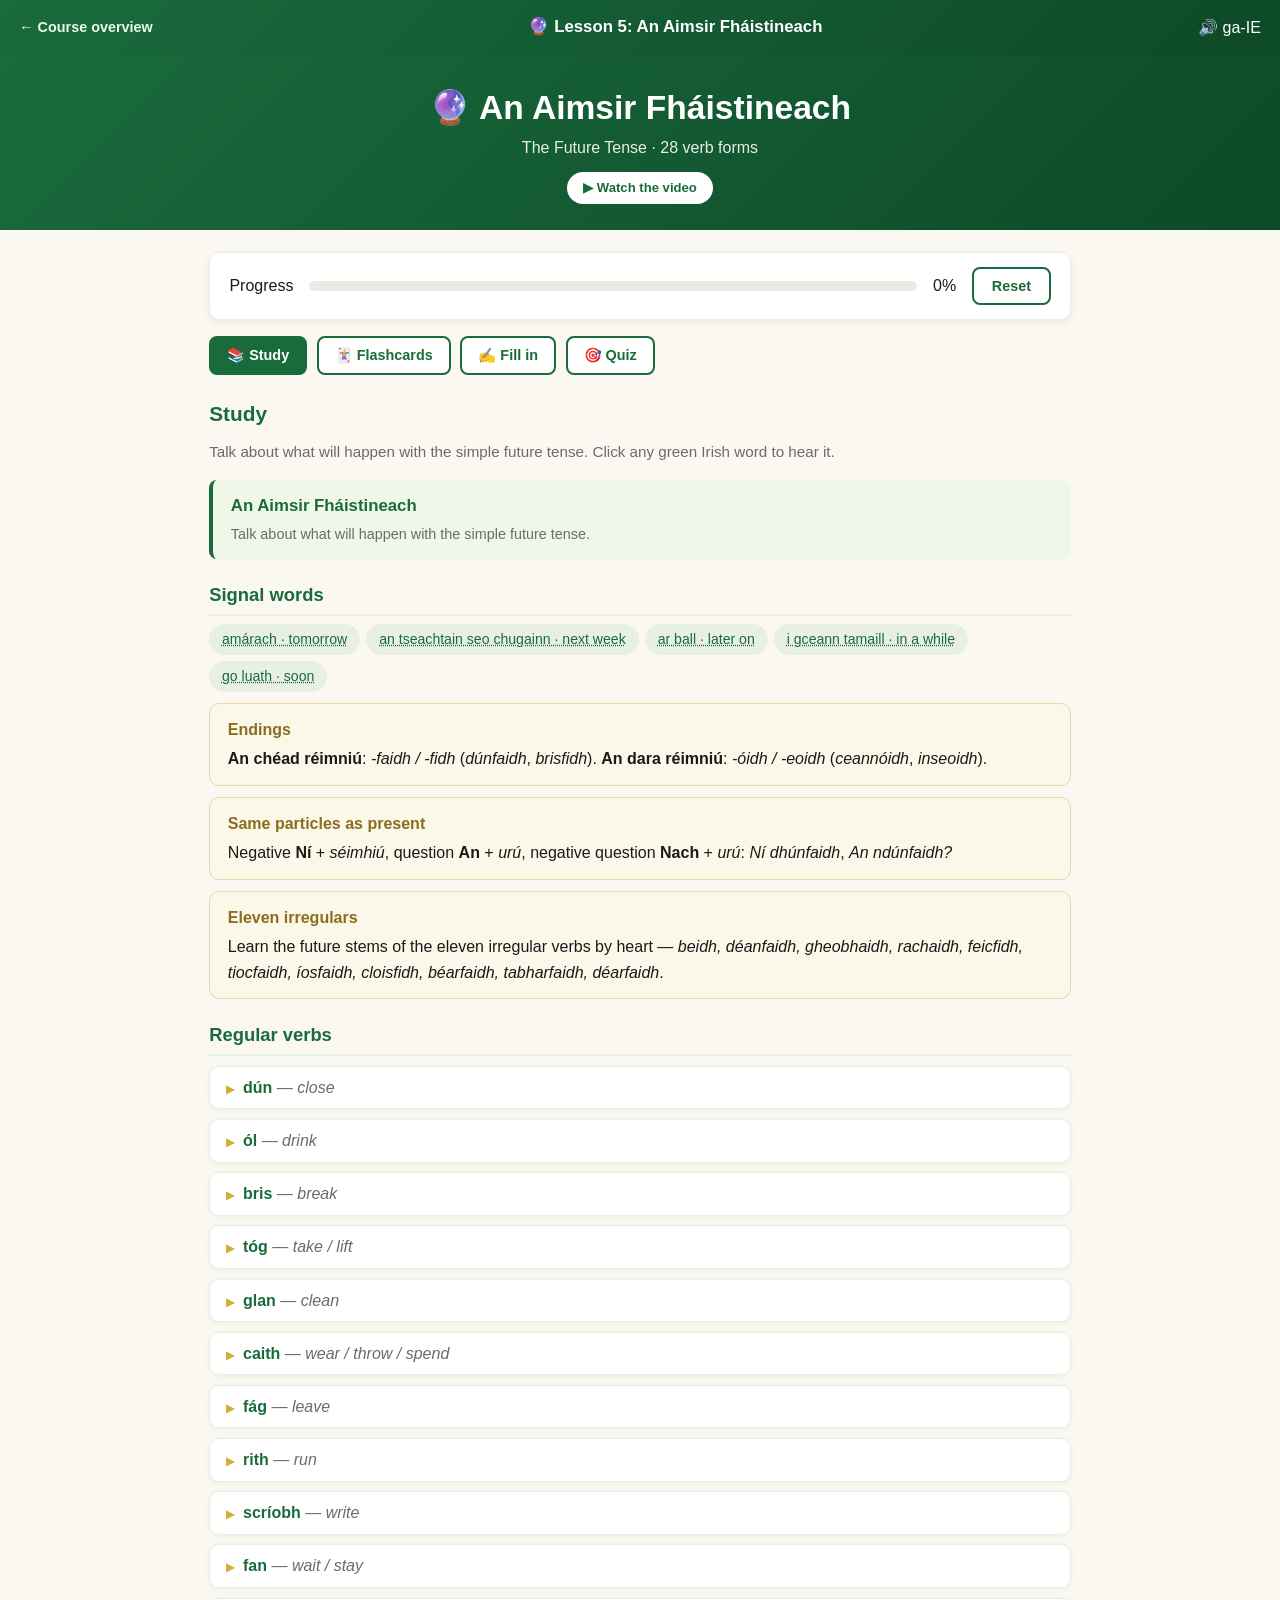
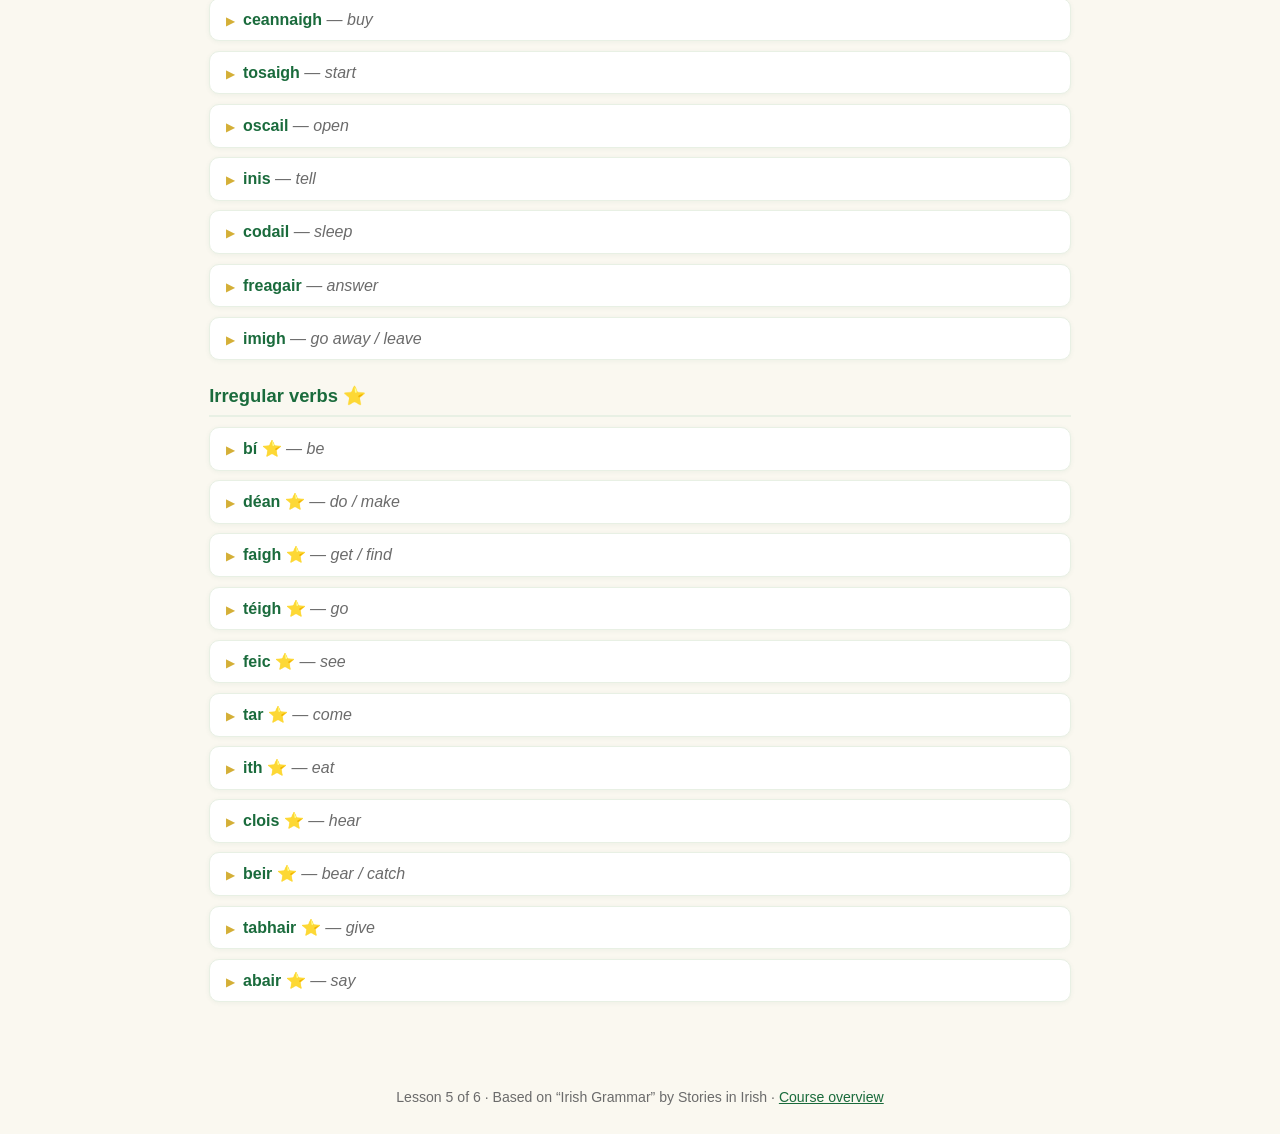
<file: 05-an-aimsir-fhaistineach/index.html>
<!DOCTYPE html>
<html lang="en">
<head>
<meta charset="UTF-8">
<meta name="viewport" content="width=device-width, initial-scale=1.0">
<title>Lesson 5: An Aimsir Fháistineach — Irish Grammar</title>
<style>* { margin:0; padding:0; box-sizing:border-box; }
:root { --green:#1a6b3c; --green-dark:#0d4a28; --gold:#d4af37; --cream:#faf8f0; --text:#1a1a1a; --grey:#6b6b6b; }
body { font-family:-apple-system,BlinkMacSystemFont,'Segoe UI',Roboto,sans-serif; background:var(--cream); color:var(--text); line-height:1.6; }
.topbar { background:linear-gradient(135deg,var(--green) 0%,var(--green-dark) 100%); color:#fff; padding:.9rem 1.2rem; display:flex; justify-content:space-between; align-items:center; flex-wrap:wrap; gap:.5rem; }
.topbar a { color:#eafae8; text-decoration:none; font-weight:600; font-size:.9rem; }
.topbar .title { font-weight:700; font-size:1.05rem; }
header.hdr { background:linear-gradient(135deg,var(--green) 0%,var(--green-dark) 100%); color:#fff; padding:1.6rem 1.2rem; text-align:center; }
header.hdr h1 { font-size:clamp(1.4rem,3vw,2.1rem); }
header.hdr p { opacity:.9; }
header.hdr .yt { display:inline-block; margin-top:.7rem; background:#fff; color:var(--green); padding:.35rem 1rem; border-radius:30px; text-decoration:none; font-weight:600; font-size:.82rem; }
.container { max-width:900px; margin:0 auto; padding:1.4rem 1.2rem 3rem; }
.tabs { display:flex; gap:.6rem; flex-wrap:wrap; margin-bottom:1.4rem; }
.tabbtn { border:2px solid var(--green); background:#fff; color:var(--green); padding:.55rem 1rem; border-radius:8px; font-weight:600; cursor:pointer; font-size:.9rem; transition:all .18s; font-family:inherit; }
.tabbtn.active { background:var(--green); color:#fff; }
.panel { display:none; }
.panel.active { display:block; }
.panel h2 { color:var(--green); margin-bottom:.6rem; font-size:1.3rem; }
.panel p.lede { color:var(--grey); margin-bottom:1rem; font-size:.95rem; }
.speak, [data-say] { color:var(--green); text-decoration:underline dotted; cursor:pointer; }
.progressbox { background:#fff; border-radius:10px; padding:.9rem 1.2rem; box-shadow:0 2px 6px rgba(26,107,60,.08); border:1px solid #e8f0e4; margin-bottom:1rem; display:flex; align-items:center; gap:1rem; flex-wrap:wrap; }
.progressbox .bar { flex:1; height:10px; background:#e7ede4; border-radius:6px; overflow:hidden; min-width:120px; }
.progressbox .bar .fill { height:100%; background:linear-gradient(90deg,var(--green),#3aa866); transition:width .3s; }
.btn { display:inline-block; background:var(--green); color:#fff; padding:.55rem 1.1rem; border-radius:8px; border:none; font-weight:600; font-size:.9rem; cursor:pointer; transition:background .18s; font-family:inherit; }
.btn:hover { background:var(--green-dark); }
.btn.gold { background:var(--gold); color:#1a1a1a; }
.btn.ghost { background:#fff; color:var(--green); border:2px solid var(--green); }
.qcard { background:#fff; border-radius:12px; padding:1.3rem 1.5rem; box-shadow:0 2px 10px rgba(26,107,60,.08); border:1px solid #e8f0e4; margin-bottom:1rem; }
.qcard .q { font-size:1.1rem; margin-bottom:.8rem; }
.opts { display:grid; gap:.6rem; }
.opt { border:2px solid #d4e4d0; background:#fff; padding:.7rem 1rem; border-radius:8px; cursor:pointer; font-size:.98rem; transition:all .15s; text-align:left; font-family:inherit; }
.opt:hover { border-color:var(--green); }
.opt.correct { background:#e9f7ec; border-color:#2e9e4f; }
.opt.wrong { background:#fdecec; border-color:#c0392b; }
.navbtns { display:flex; gap:.7rem; margin-top:1rem; flex-wrap:wrap; }
.flipcard { perspective:1000px; cursor:pointer; }
.flipcard .inner { position:relative; width:100%; min-height:230px; transition:transform .5s; transform-style:preserve-3d; }
.flipcard.flipped .inner { transform:rotateY(180deg); }
.face { position:absolute; inset:0; backface-visibility:hidden; -webkit-backface-visibility:hidden; border-radius:14px; padding:1.4rem; display:flex; flex-direction:column; justify-content:center; align-items:center; text-align:center; box-shadow:0 4px 14px rgba(26,107,60,.14); }
.face.front { background:#fff; border:2px solid var(--green); }
.face.front .prompt { color:var(--gold); font-weight:700; font-size:.82rem; text-transform:uppercase; letter-spacing:1px; margin-bottom:.5rem; }
.face.front .verb { font-size:1.7rem; font-weight:800; color:var(--green); }
.face.front .en { color:var(--grey); margin-top:.4rem; font-size:.95rem; }
.face.front .hint { color:var(--grey); margin-top:.7rem; font-size:.88rem; }
.face.back { background:var(--green); color:#fff; transform:rotateY(180deg); font-size:1rem; }
.face.back .prep { font-size:1.15rem; font-weight:700; margin-bottom:.5rem; }
.empty-note { color:var(--grey); font-size:.9rem; margin-top:.4rem; }
.feedback { font-weight:700; margin-top:.6rem; }
.feedback.ok { color:#2e9e4f; }
.feedback.no { color:#c0392b; }
.feedback.sol { color:var(--grey); font-size:.9rem; font-weight:500; margin-top:.3rem; }
.qtype { font-size:.85rem; color:var(--grey); margin-bottom:.5rem; }
.qtype-tag { display:inline-block; background:var(--green); color:#fff; border-radius:20px; padding:.12rem .75rem; font-size:.78rem; font-weight:700; text-transform:uppercase; letter-spacing:.4px; vertical-align:middle; }
.qcard.results { text-align:center; border-top:5px solid var(--gold); }
.qcard.results h3 { color:var(--green); margin-bottom:.4rem; font-size:1.4rem; }
.qcard.results .bigscore { font-size:1.15rem; margin:.6rem 0 1rem; }
.qcard.results .navbtns { justify-content:center; }
table.conj { width:100%; border-collapse:collapse; margin:.6rem 0; font-size:.92rem; }
table.conj th, table.conj td { padding:.4rem .55rem; text-align:left; border-bottom:1px solid #e8f0e4; }
table.conj th { background:#e8f0e4; color:var(--green); font-weight:600; }
table.conj td.pron { color:var(--grey); font-weight:600; }
table.conj .irish { color:var(--green); font-weight:600; cursor:pointer; border-bottom:1px dashed #1a6b3c44; }
table.conj .irish:hover { background:#e8f0e4; border-radius:3px; }
details.verb { background:#fff; border:1px solid #e8f0e4; border-radius:10px; padding:.5rem 1rem; margin:.6rem 0; box-shadow:0 1px 5px rgba(26,107,60,.06); }
details.verb > summary { cursor:pointer; font-weight:600; color:var(--green); list-style:none; }
details.verb > summary::-webkit-details-marker { display:none; }
details.verb > summary::before { content:'▶'; font-size:.7rem; margin-right:.55rem; color:var(--gold); }
details.verb[open] > summary::before { content:'▼'; }
details.verb summary .m { color:var(--grey); font-weight:400; font-style:italic; }
.patternbox { background:#f0f7e8; border-left:4px solid var(--green); border-radius:8px; padding:.8rem 1.1rem; margin:.7rem 0; font-size:1.05rem; }
.patternbox b { color:var(--green); }
.patternbox .en { color:var(--grey); font-size:.9rem; display:block; margin-top:.2rem; }
.signal { display:flex; flex-wrap:wrap; gap:.4rem; margin:.4rem 0; }
.chip { background:#e8f0e4; color:var(--green); border-radius:20px; padding:.25rem .8rem; font-size:.88rem; cursor:pointer; }
.chip:hover { background:#d4e4d0; }
.note { background:#fbf7e9; border:1px solid #e8d9a8; border-radius:10px; padding:.8rem 1.1rem; margin:.7rem 0; }
.note h4 { color:#8a6d1e; margin-bottom:.25rem; font-size:1rem; }
.uses li { margin:.3rem 0; }
.section-h { color:var(--green); margin:1.3rem 0 .5rem; font-size:1.15rem; border-bottom:2px solid #e8f0e4; padding-bottom:.3rem; }
@media (max-width:560px){ .flipcard .inner { min-height:200px; } .face.front .verb { font-size:1.35rem; } table.conj { font-size:.82rem; } table.conj th, table.conj td { padding:.3rem .35rem; } }
</style>
</head>
<body>
<div class="topbar">
  <a href="../index.html">← Course overview</a>
  <span class="title">🔮 Lesson 5: An Aimsir Fháistineach</span>
  <span>🔊 ga-IE</span>
</div>
<header class="hdr">
  <h1>🔮 An Aimsir Fháistineach</h1>
  <p>The Future Tense · 28 verb forms</p>
  <a class="yt" href="https://www.youtube.com/watch?v=p1uj1hF29AE" target="_blank" rel="noopener">▶ Watch the video</a>
</header>
<div class="container">
  <div class="progressbox">
    <span>Progress</span>
    <div class="bar"><div class="fill" id="progFill" style="width:0%"></div></div>
    <span id="progPct">0%</span>
    <button class="btn ghost" onclick="resetProg()">Reset</button>
  </div>

  <div class="tabs">
    <button class="tabbtn active" data-tab="study">📚 Study</button>
    <button class="tabbtn" data-tab="drill">🃏 Flashcards</button>
    <button class="tabbtn" data-tab="fill">✍️ Fill in</button>
    <button class="tabbtn" data-tab="quiz">🎯 Quiz</button>
  </div>

  <section class="panel active" id="panel-study">
    <h2>Study</h2>
    <p class="lede">Talk about what will happen with the simple future tense. Click any green Irish word to hear it.</p>
    <div id="studyList"></div>
  </section>

  <section class="panel" id="panel-drill">
    <h2>Flashcards</h2>
    <p class="lede">Think of the answer, then flip the card to check.</p>
    <div class="progressbox"><span>Card</span><span id="drillPos">1 / 1</span>
      <div class="bar"><div class="fill" id="drillFill" style="width:0%"></div></div></div>
    <div class="flipcard" id="flipcard" onclick="flip()">
      <div class="inner">
        <div class="face front">
          <div class="prompt" id="drillPrompt"></div>
          <div class="verb" id="drillVerb"></div>
          <div class="en" id="drillEn"></div>
          <div class="hint">Click for the answer</div>
        </div>
        <div class="face back" id="drillBack"></div>
      </div>
    </div>
    <div class="navbtns">
      <button class="btn ghost" onclick="drillPrev()">← Back</button>
      <button class="btn" onclick="drillNext()">Next →</button>
    </div>
    <p class="empty-note">Cards appear in a random order.</p>
  </section>

  <section class="panel" id="panel-fill">
    <h2>Fill in the blank</h2>
    <p class="lede">Choose the correct word to complete each sentence.</p>
    <div class="progressbox"><span>Question</span><span id="fillPos">1 / 10</span>
      <div class="bar"><div class="fill" id="fillFill" style="width:0%"></div></div>
      <span>Score</span><span id="fillScore">0 / 0</span></div>
    <div id="fillQ"></div>
    <div class="navbtns"><button class="btn ghost" onclick="fillReset()">Reshuffle</button></div>
    <p class="empty-note">10 random sentences each round.</p>
  </section>

  <section class="panel" id="panel-quiz">
    <h2>Quiz</h2>
    <p class="lede">Mixed questions on forms, negatives, questions and meaning.</p>
    <div class="progressbox"><span>Question</span><span id="quizPos">1 / 10</span>
      <div class="bar"><div class="fill" id="quizFill" style="width:0%"></div></div>
      <span>Score</span><span id="quizScore">0 / 0</span></div>
    <div id="quizQ"></div>
    <div class="navbtns"><button class="btn ghost" onclick="quizReset()">Reshuffle</button></div>
    <p class="empty-note">10 questions drawn from the full pool.</p>
  </section>
</div>
<footer style="text-align:center;padding:1.6rem;color:var(--grey);font-size:.88rem">
  <p>Lesson 5 of 6 · Based on “Irish Grammar” by Stories in Irish ·
  <a href="../index.html" style="color:var(--green)">Course overview</a></p>
</footer>
<script>
const LESSON = {"id": 5, "kind": "simple", "study": "\n    <div class=\"patternbox\"><b>An Aimsir Fháistineach</b>\n      <span class=\"en\">Talk about what will happen with the simple future tense.</span></div>\n    <h3 class=\"section-h\">Signal words</h3>\n    <div class=\"signal\"><span class=\"chip\" data-say=\"amárach\">amárach · tomorrow</span><span class=\"chip\" data-say=\"an tseachtain seo chugainn\">an tseachtain seo chugainn · next week</span><span class=\"chip\" data-say=\"ar ball\">ar ball · later on</span><span class=\"chip\" data-say=\"i gceann tamaill\">i gceann tamaill · in a while</span><span class=\"chip\" data-say=\"go luath\">go luath · soon</span></div>\n    <div class=\"note\"><h4>Endings</h4><b>An chéad réimniú</b>: <i>-faidh / -fidh</i> (<i>dúnfaidh</i>, <i>brisfidh</i>). <b>An dara réimniú</b>: <i>-óidh / -eoidh</i> (<i>ceannóidh</i>, <i>inseoidh</i>).</div><div class=\"note\"><h4>Same particles as present</h4>Negative <b>Ní</b> + <i>séimhiú</i>, question <b>An</b> + <i>urú</i>, negative question <b>Nach</b> + <i>urú</i>: <i>Ní dhúnfaidh</i>, <i>An ndúnfaidh?</i></div><div class=\"note\"><h4>Eleven irregulars</h4>Learn the future stems of the eleven irregular verbs by heart — <i>beidh, déanfaidh, gheobhaidh, rachaidh, feicfidh, tiocfaidh, íosfaidh, cloisfidh, béarfaidh, tabharfaidh, déarfaidh</i>.</div>\n    <h3 class=\"section-h\">Regular verbs</h3>\n    <details class=\"verb\"><summary>dún <span class=\"m\">— close</span></summary>\n    <p><b>Example:</b> <span class=\"irish\" data-say=\"Dúnfaidh sé an doras.\">Dúnfaidh sé an doras.</span>\n       — <em>He will close the door.</em></p>\n    <table class=\"conj\">\n      <tr><th>Pronoun</th><th>Positive</th><th>Negative</th><th>Question</th><th>Neg. question</th></tr>\n      <tr><td class=\"pron\">mé</td><td><span class=\"irish\" data-say=\"dúnfaidh mé\">dúnfaidh mé</span></td><td><span class=\"irish\" data-say=\"Ní dhúnfaidh mé\">Ní dhúnfaidh mé</span></td><td><span class=\"irish\" data-say=\"An ndúnfaidh mé?\">An ndúnfaidh mé?</span></td><td><span class=\"irish\" data-say=\"Nach ndúnfaidh mé?\">Nach ndúnfaidh mé?</span></td></tr><tr><td class=\"pron\">tú</td><td><span class=\"irish\" data-say=\"dúnfaidh tú\">dúnfaidh tú</span></td><td><span class=\"irish\" data-say=\"Ní dhúnfaidh tú\">Ní dhúnfaidh tú</span></td><td><span class=\"irish\" data-say=\"An ndúnfaidh tú?\">An ndúnfaidh tú?</span></td><td><span class=\"irish\" data-say=\"Nach ndúnfaidh tú?\">Nach ndúnfaidh tú?</span></td></tr><tr><td class=\"pron\">sé</td><td><span class=\"irish\" data-say=\"dúnfaidh sé\">dúnfaidh sé</span></td><td><span class=\"irish\" data-say=\"Ní dhúnfaidh sé\">Ní dhúnfaidh sé</span></td><td><span class=\"irish\" data-say=\"An ndúnfaidh sé?\">An ndúnfaidh sé?</span></td><td><span class=\"irish\" data-say=\"Nach ndúnfaidh sé?\">Nach ndúnfaidh sé?</span></td></tr><tr><td class=\"pron\">sí</td><td><span class=\"irish\" data-say=\"dúnfaidh sí\">dúnfaidh sí</span></td><td><span class=\"irish\" data-say=\"Ní dhúnfaidh sí\">Ní dhúnfaidh sí</span></td><td><span class=\"irish\" data-say=\"An ndúnfaidh sí?\">An ndúnfaidh sí?</span></td><td><span class=\"irish\" data-say=\"Nach ndúnfaidh sí?\">Nach ndúnfaidh sí?</span></td></tr><tr><td class=\"pron\">muid</td><td><span class=\"irish\" data-say=\"dúnfaimid\">dúnfaimid</span></td><td><span class=\"irish\" data-say=\"Ní dhúnfaimid\">Ní dhúnfaimid</span></td><td><span class=\"irish\" data-say=\"An ndúnfaimid?\">An ndúnfaimid?</span></td><td><span class=\"irish\" data-say=\"Nach ndúnfaimid?\">Nach ndúnfaimid?</span></td></tr><tr><td class=\"pron\">sibh</td><td><span class=\"irish\" data-say=\"dúnfaidh sibh\">dúnfaidh sibh</span></td><td><span class=\"irish\" data-say=\"Ní dhúnfaidh sibh\">Ní dhúnfaidh sibh</span></td><td><span class=\"irish\" data-say=\"An ndúnfaidh sibh?\">An ndúnfaidh sibh?</span></td><td><span class=\"irish\" data-say=\"Nach ndúnfaidh sibh?\">Nach ndúnfaidh sibh?</span></td></tr><tr><td class=\"pron\">siad</td><td><span class=\"irish\" data-say=\"dúnfaidh siad\">dúnfaidh siad</span></td><td><span class=\"irish\" data-say=\"Ní dhúnfaidh siad\">Ní dhúnfaidh siad</span></td><td><span class=\"irish\" data-say=\"An ndúnfaidh siad?\">An ndúnfaidh siad?</span></td><td><span class=\"irish\" data-say=\"Nach ndúnfaidh siad?\">Nach ndúnfaidh siad?</span></td></tr><tr><td class=\"pron\">saor</td><td><span class=\"irish\" data-say=\"dúnfar\">dúnfar</span></td><td><span class=\"irish\" data-say=\"Ní dhúnfar\">Ní dhúnfar</span></td><td><span class=\"irish\" data-say=\"An ndúnfar?\">An ndúnfar?</span></td><td><span class=\"irish\" data-say=\"Nach ndúnfar?\">Nach ndúnfar?</span></td></tr>\n    </table></details><details class=\"verb\"><summary>ól <span class=\"m\">— drink</span></summary>\n    <p><b>Example:</b> <span class=\"irish\" data-say=\"Ólfaidh sí tae.\">Ólfaidh sí tae.</span>\n       — <em>She will drink tea.</em></p>\n    <table class=\"conj\">\n      <tr><th>Pronoun</th><th>Positive</th><th>Negative</th><th>Question</th><th>Neg. question</th></tr>\n      <tr><td class=\"pron\">mé</td><td><span class=\"irish\" data-say=\"ólfaidh mé\">ólfaidh mé</span></td><td><span class=\"irish\" data-say=\"Ní ólfaidh mé\">Ní ólfaidh mé</span></td><td><span class=\"irish\" data-say=\"An n-ólfaidh mé?\">An n-ólfaidh mé?</span></td><td><span class=\"irish\" data-say=\"Nach n-ólfaidh mé?\">Nach n-ólfaidh mé?</span></td></tr><tr><td class=\"pron\">tú</td><td><span class=\"irish\" data-say=\"ólfaidh tú\">ólfaidh tú</span></td><td><span class=\"irish\" data-say=\"Ní ólfaidh tú\">Ní ólfaidh tú</span></td><td><span class=\"irish\" data-say=\"An n-ólfaidh tú?\">An n-ólfaidh tú?</span></td><td><span class=\"irish\" data-say=\"Nach n-ólfaidh tú?\">Nach n-ólfaidh tú?</span></td></tr><tr><td class=\"pron\">sé</td><td><span class=\"irish\" data-say=\"ólfaidh sé\">ólfaidh sé</span></td><td><span class=\"irish\" data-say=\"Ní ólfaidh sé\">Ní ólfaidh sé</span></td><td><span class=\"irish\" data-say=\"An n-ólfaidh sé?\">An n-ólfaidh sé?</span></td><td><span class=\"irish\" data-say=\"Nach n-ólfaidh sé?\">Nach n-ólfaidh sé?</span></td></tr><tr><td class=\"pron\">sí</td><td><span class=\"irish\" data-say=\"ólfaidh sí\">ólfaidh sí</span></td><td><span class=\"irish\" data-say=\"Ní ólfaidh sí\">Ní ólfaidh sí</span></td><td><span class=\"irish\" data-say=\"An n-ólfaidh sí?\">An n-ólfaidh sí?</span></td><td><span class=\"irish\" data-say=\"Nach n-ólfaidh sí?\">Nach n-ólfaidh sí?</span></td></tr><tr><td class=\"pron\">muid</td><td><span class=\"irish\" data-say=\"ólfaimid\">ólfaimid</span></td><td><span class=\"irish\" data-say=\"Ní ólfaimid\">Ní ólfaimid</span></td><td><span class=\"irish\" data-say=\"An n-ólfaimid?\">An n-ólfaimid?</span></td><td><span class=\"irish\" data-say=\"Nach n-ólfaimid?\">Nach n-ólfaimid?</span></td></tr><tr><td class=\"pron\">sibh</td><td><span class=\"irish\" data-say=\"ólfaidh sibh\">ólfaidh sibh</span></td><td><span class=\"irish\" data-say=\"Ní ólfaidh sibh\">Ní ólfaidh sibh</span></td><td><span class=\"irish\" data-say=\"An n-ólfaidh sibh?\">An n-ólfaidh sibh?</span></td><td><span class=\"irish\" data-say=\"Nach n-ólfaidh sibh?\">Nach n-ólfaidh sibh?</span></td></tr><tr><td class=\"pron\">siad</td><td><span class=\"irish\" data-say=\"ólfaidh siad\">ólfaidh siad</span></td><td><span class=\"irish\" data-say=\"Ní ólfaidh siad\">Ní ólfaidh siad</span></td><td><span class=\"irish\" data-say=\"An n-ólfaidh siad?\">An n-ólfaidh siad?</span></td><td><span class=\"irish\" data-say=\"Nach n-ólfaidh siad?\">Nach n-ólfaidh siad?</span></td></tr><tr><td class=\"pron\">saor</td><td><span class=\"irish\" data-say=\"ólfar\">ólfar</span></td><td><span class=\"irish\" data-say=\"Ní ólfar\">Ní ólfar</span></td><td><span class=\"irish\" data-say=\"An n-ólfar?\">An n-ólfar?</span></td><td><span class=\"irish\" data-say=\"Nach n-ólfar?\">Nach n-ólfar?</span></td></tr>\n    </table></details><details class=\"verb\"><summary>bris <span class=\"m\">— break</span></summary>\n    <p><b>Example:</b> <span class=\"irish\" data-say=\"Brisfidh sé an ghloine.\">Brisfidh sé an ghloine.</span>\n       — <em>He will break the glass.</em></p>\n    <table class=\"conj\">\n      <tr><th>Pronoun</th><th>Positive</th><th>Negative</th><th>Question</th><th>Neg. question</th></tr>\n      <tr><td class=\"pron\">mé</td><td><span class=\"irish\" data-say=\"brisfidh mé\">brisfidh mé</span></td><td><span class=\"irish\" data-say=\"Ní bhrisfidh mé\">Ní bhrisfidh mé</span></td><td><span class=\"irish\" data-say=\"An mbrisfidh mé?\">An mbrisfidh mé?</span></td><td><span class=\"irish\" data-say=\"Nach mbrisfidh mé?\">Nach mbrisfidh mé?</span></td></tr><tr><td class=\"pron\">tú</td><td><span class=\"irish\" data-say=\"brisfidh tú\">brisfidh tú</span></td><td><span class=\"irish\" data-say=\"Ní bhrisfidh tú\">Ní bhrisfidh tú</span></td><td><span class=\"irish\" data-say=\"An mbrisfidh tú?\">An mbrisfidh tú?</span></td><td><span class=\"irish\" data-say=\"Nach mbrisfidh tú?\">Nach mbrisfidh tú?</span></td></tr><tr><td class=\"pron\">sé</td><td><span class=\"irish\" data-say=\"brisfidh sé\">brisfidh sé</span></td><td><span class=\"irish\" data-say=\"Ní bhrisfidh sé\">Ní bhrisfidh sé</span></td><td><span class=\"irish\" data-say=\"An mbrisfidh sé?\">An mbrisfidh sé?</span></td><td><span class=\"irish\" data-say=\"Nach mbrisfidh sé?\">Nach mbrisfidh sé?</span></td></tr><tr><td class=\"pron\">sí</td><td><span class=\"irish\" data-say=\"brisfidh sí\">brisfidh sí</span></td><td><span class=\"irish\" data-say=\"Ní bhrisfidh sí\">Ní bhrisfidh sí</span></td><td><span class=\"irish\" data-say=\"An mbrisfidh sí?\">An mbrisfidh sí?</span></td><td><span class=\"irish\" data-say=\"Nach mbrisfidh sí?\">Nach mbrisfidh sí?</span></td></tr><tr><td class=\"pron\">muid</td><td><span class=\"irish\" data-say=\"brisfimid\">brisfimid</span></td><td><span class=\"irish\" data-say=\"Ní bhrisfimid\">Ní bhrisfimid</span></td><td><span class=\"irish\" data-say=\"An mbrisfimid?\">An mbrisfimid?</span></td><td><span class=\"irish\" data-say=\"Nach mbrisfimid?\">Nach mbrisfimid?</span></td></tr><tr><td class=\"pron\">sibh</td><td><span class=\"irish\" data-say=\"brisfidh sibh\">brisfidh sibh</span></td><td><span class=\"irish\" data-say=\"Ní bhrisfidh sibh\">Ní bhrisfidh sibh</span></td><td><span class=\"irish\" data-say=\"An mbrisfidh sibh?\">An mbrisfidh sibh?</span></td><td><span class=\"irish\" data-say=\"Nach mbrisfidh sibh?\">Nach mbrisfidh sibh?</span></td></tr><tr><td class=\"pron\">siad</td><td><span class=\"irish\" data-say=\"brisfidh siad\">brisfidh siad</span></td><td><span class=\"irish\" data-say=\"Ní bhrisfidh siad\">Ní bhrisfidh siad</span></td><td><span class=\"irish\" data-say=\"An mbrisfidh siad?\">An mbrisfidh siad?</span></td><td><span class=\"irish\" data-say=\"Nach mbrisfidh siad?\">Nach mbrisfidh siad?</span></td></tr><tr><td class=\"pron\">saor</td><td><span class=\"irish\" data-say=\"brisfear\">brisfear</span></td><td><span class=\"irish\" data-say=\"Ní bhrisfear\">Ní bhrisfear</span></td><td><span class=\"irish\" data-say=\"An mbrisfear?\">An mbrisfear?</span></td><td><span class=\"irish\" data-say=\"Nach mbrisfear?\">Nach mbrisfear?</span></td></tr>\n    </table></details><details class=\"verb\"><summary>tóg <span class=\"m\">— take / lift</span></summary>\n    <p><b>Example:</b> <span class=\"irish\" data-say=\"Tógfaidh sí an leabhar.\">Tógfaidh sí an leabhar.</span>\n       — <em>She will take the book.</em></p>\n    <table class=\"conj\">\n      <tr><th>Pronoun</th><th>Positive</th><th>Negative</th><th>Question</th><th>Neg. question</th></tr>\n      <tr><td class=\"pron\">mé</td><td><span class=\"irish\" data-say=\"tógfaidh mé\">tógfaidh mé</span></td><td><span class=\"irish\" data-say=\"Ní thógfaidh mé\">Ní thógfaidh mé</span></td><td><span class=\"irish\" data-say=\"An dtógfaidh mé?\">An dtógfaidh mé?</span></td><td><span class=\"irish\" data-say=\"Nach dtógfaidh mé?\">Nach dtógfaidh mé?</span></td></tr><tr><td class=\"pron\">tú</td><td><span class=\"irish\" data-say=\"tógfaidh tú\">tógfaidh tú</span></td><td><span class=\"irish\" data-say=\"Ní thógfaidh tú\">Ní thógfaidh tú</span></td><td><span class=\"irish\" data-say=\"An dtógfaidh tú?\">An dtógfaidh tú?</span></td><td><span class=\"irish\" data-say=\"Nach dtógfaidh tú?\">Nach dtógfaidh tú?</span></td></tr><tr><td class=\"pron\">sé</td><td><span class=\"irish\" data-say=\"tógfaidh sé\">tógfaidh sé</span></td><td><span class=\"irish\" data-say=\"Ní thógfaidh sé\">Ní thógfaidh sé</span></td><td><span class=\"irish\" data-say=\"An dtógfaidh sé?\">An dtógfaidh sé?</span></td><td><span class=\"irish\" data-say=\"Nach dtógfaidh sé?\">Nach dtógfaidh sé?</span></td></tr><tr><td class=\"pron\">sí</td><td><span class=\"irish\" data-say=\"tógfaidh sí\">tógfaidh sí</span></td><td><span class=\"irish\" data-say=\"Ní thógfaidh sí\">Ní thógfaidh sí</span></td><td><span class=\"irish\" data-say=\"An dtógfaidh sí?\">An dtógfaidh sí?</span></td><td><span class=\"irish\" data-say=\"Nach dtógfaidh sí?\">Nach dtógfaidh sí?</span></td></tr><tr><td class=\"pron\">muid</td><td><span class=\"irish\" data-say=\"tógfaimid\">tógfaimid</span></td><td><span class=\"irish\" data-say=\"Ní thógfaimid\">Ní thógfaimid</span></td><td><span class=\"irish\" data-say=\"An dtógfaimid?\">An dtógfaimid?</span></td><td><span class=\"irish\" data-say=\"Nach dtógfaimid?\">Nach dtógfaimid?</span></td></tr><tr><td class=\"pron\">sibh</td><td><span class=\"irish\" data-say=\"tógfaidh sibh\">tógfaidh sibh</span></td><td><span class=\"irish\" data-say=\"Ní thógfaidh sibh\">Ní thógfaidh sibh</span></td><td><span class=\"irish\" data-say=\"An dtógfaidh sibh?\">An dtógfaidh sibh?</span></td><td><span class=\"irish\" data-say=\"Nach dtógfaidh sibh?\">Nach dtógfaidh sibh?</span></td></tr><tr><td class=\"pron\">siad</td><td><span class=\"irish\" data-say=\"tógfaidh siad\">tógfaidh siad</span></td><td><span class=\"irish\" data-say=\"Ní thógfaidh siad\">Ní thógfaidh siad</span></td><td><span class=\"irish\" data-say=\"An dtógfaidh siad?\">An dtógfaidh siad?</span></td><td><span class=\"irish\" data-say=\"Nach dtógfaidh siad?\">Nach dtógfaidh siad?</span></td></tr><tr><td class=\"pron\">saor</td><td><span class=\"irish\" data-say=\"tógfar\">tógfar</span></td><td><span class=\"irish\" data-say=\"Ní thógfar\">Ní thógfar</span></td><td><span class=\"irish\" data-say=\"An dtógfar?\">An dtógfar?</span></td><td><span class=\"irish\" data-say=\"Nach dtógfar?\">Nach dtógfar?</span></td></tr>\n    </table></details><details class=\"verb\"><summary>glan <span class=\"m\">— clean</span></summary>\n    <p><b>Example:</b> <span class=\"irish\" data-say=\"Glanfaidh mé an chistin.\">Glanfaidh mé an chistin.</span>\n       — <em>I will clean the kitchen.</em></p>\n    <table class=\"conj\">\n      <tr><th>Pronoun</th><th>Positive</th><th>Negative</th><th>Question</th><th>Neg. question</th></tr>\n      <tr><td class=\"pron\">mé</td><td><span class=\"irish\" data-say=\"glanfaidh mé\">glanfaidh mé</span></td><td><span class=\"irish\" data-say=\"Ní ghlanfaidh mé\">Ní ghlanfaidh mé</span></td><td><span class=\"irish\" data-say=\"An nglanfaidh mé?\">An nglanfaidh mé?</span></td><td><span class=\"irish\" data-say=\"Nach nglanfaidh mé?\">Nach nglanfaidh mé?</span></td></tr><tr><td class=\"pron\">tú</td><td><span class=\"irish\" data-say=\"glanfaidh tú\">glanfaidh tú</span></td><td><span class=\"irish\" data-say=\"Ní ghlanfaidh tú\">Ní ghlanfaidh tú</span></td><td><span class=\"irish\" data-say=\"An nglanfaidh tú?\">An nglanfaidh tú?</span></td><td><span class=\"irish\" data-say=\"Nach nglanfaidh tú?\">Nach nglanfaidh tú?</span></td></tr><tr><td class=\"pron\">sé</td><td><span class=\"irish\" data-say=\"glanfaidh sé\">glanfaidh sé</span></td><td><span class=\"irish\" data-say=\"Ní ghlanfaidh sé\">Ní ghlanfaidh sé</span></td><td><span class=\"irish\" data-say=\"An nglanfaidh sé?\">An nglanfaidh sé?</span></td><td><span class=\"irish\" data-say=\"Nach nglanfaidh sé?\">Nach nglanfaidh sé?</span></td></tr><tr><td class=\"pron\">sí</td><td><span class=\"irish\" data-say=\"glanfaidh sí\">glanfaidh sí</span></td><td><span class=\"irish\" data-say=\"Ní ghlanfaidh sí\">Ní ghlanfaidh sí</span></td><td><span class=\"irish\" data-say=\"An nglanfaidh sí?\">An nglanfaidh sí?</span></td><td><span class=\"irish\" data-say=\"Nach nglanfaidh sí?\">Nach nglanfaidh sí?</span></td></tr><tr><td class=\"pron\">muid</td><td><span class=\"irish\" data-say=\"glanfaimid\">glanfaimid</span></td><td><span class=\"irish\" data-say=\"Ní ghlanfaimid\">Ní ghlanfaimid</span></td><td><span class=\"irish\" data-say=\"An nglanfaimid?\">An nglanfaimid?</span></td><td><span class=\"irish\" data-say=\"Nach nglanfaimid?\">Nach nglanfaimid?</span></td></tr><tr><td class=\"pron\">sibh</td><td><span class=\"irish\" data-say=\"glanfaidh sibh\">glanfaidh sibh</span></td><td><span class=\"irish\" data-say=\"Ní ghlanfaidh sibh\">Ní ghlanfaidh sibh</span></td><td><span class=\"irish\" data-say=\"An nglanfaidh sibh?\">An nglanfaidh sibh?</span></td><td><span class=\"irish\" data-say=\"Nach nglanfaidh sibh?\">Nach nglanfaidh sibh?</span></td></tr><tr><td class=\"pron\">siad</td><td><span class=\"irish\" data-say=\"glanfaidh siad\">glanfaidh siad</span></td><td><span class=\"irish\" data-say=\"Ní ghlanfaidh siad\">Ní ghlanfaidh siad</span></td><td><span class=\"irish\" data-say=\"An nglanfaidh siad?\">An nglanfaidh siad?</span></td><td><span class=\"irish\" data-say=\"Nach nglanfaidh siad?\">Nach nglanfaidh siad?</span></td></tr><tr><td class=\"pron\">saor</td><td><span class=\"irish\" data-say=\"glanfar\">glanfar</span></td><td><span class=\"irish\" data-say=\"Ní ghlanfar\">Ní ghlanfar</span></td><td><span class=\"irish\" data-say=\"An nglanfar?\">An nglanfar?</span></td><td><span class=\"irish\" data-say=\"Nach nglanfar?\">Nach nglanfar?</span></td></tr>\n    </table></details><details class=\"verb\"><summary>caith <span class=\"m\">— wear / throw / spend</span></summary>\n    <p><b>Example:</b> <span class=\"irish\" data-say=\"Caithfidh sé hata.\">Caithfidh sé hata.</span>\n       — <em>He will wear a hat.</em></p>\n    <table class=\"conj\">\n      <tr><th>Pronoun</th><th>Positive</th><th>Negative</th><th>Question</th><th>Neg. question</th></tr>\n      <tr><td class=\"pron\">mé</td><td><span class=\"irish\" data-say=\"caithfidh mé\">caithfidh mé</span></td><td><span class=\"irish\" data-say=\"Ní chaithfidh mé\">Ní chaithfidh mé</span></td><td><span class=\"irish\" data-say=\"An gcaithfidh mé?\">An gcaithfidh mé?</span></td><td><span class=\"irish\" data-say=\"Nach gcaithfidh mé?\">Nach gcaithfidh mé?</span></td></tr><tr><td class=\"pron\">tú</td><td><span class=\"irish\" data-say=\"caithfidh tú\">caithfidh tú</span></td><td><span class=\"irish\" data-say=\"Ní chaithfidh tú\">Ní chaithfidh tú</span></td><td><span class=\"irish\" data-say=\"An gcaithfidh tú?\">An gcaithfidh tú?</span></td><td><span class=\"irish\" data-say=\"Nach gcaithfidh tú?\">Nach gcaithfidh tú?</span></td></tr><tr><td class=\"pron\">sé</td><td><span class=\"irish\" data-say=\"caithfidh sé\">caithfidh sé</span></td><td><span class=\"irish\" data-say=\"Ní chaithfidh sé\">Ní chaithfidh sé</span></td><td><span class=\"irish\" data-say=\"An gcaithfidh sé?\">An gcaithfidh sé?</span></td><td><span class=\"irish\" data-say=\"Nach gcaithfidh sé?\">Nach gcaithfidh sé?</span></td></tr><tr><td class=\"pron\">sí</td><td><span class=\"irish\" data-say=\"caithfidh sí\">caithfidh sí</span></td><td><span class=\"irish\" data-say=\"Ní chaithfidh sí\">Ní chaithfidh sí</span></td><td><span class=\"irish\" data-say=\"An gcaithfidh sí?\">An gcaithfidh sí?</span></td><td><span class=\"irish\" data-say=\"Nach gcaithfidh sí?\">Nach gcaithfidh sí?</span></td></tr><tr><td class=\"pron\">muid</td><td><span class=\"irish\" data-say=\"caithfimid\">caithfimid</span></td><td><span class=\"irish\" data-say=\"Ní chaithfimid\">Ní chaithfimid</span></td><td><span class=\"irish\" data-say=\"An gcaithfimid?\">An gcaithfimid?</span></td><td><span class=\"irish\" data-say=\"Nach gcaithfimid?\">Nach gcaithfimid?</span></td></tr><tr><td class=\"pron\">sibh</td><td><span class=\"irish\" data-say=\"caithfidh sibh\">caithfidh sibh</span></td><td><span class=\"irish\" data-say=\"Ní chaithfidh sibh\">Ní chaithfidh sibh</span></td><td><span class=\"irish\" data-say=\"An gcaithfidh sibh?\">An gcaithfidh sibh?</span></td><td><span class=\"irish\" data-say=\"Nach gcaithfidh sibh?\">Nach gcaithfidh sibh?</span></td></tr><tr><td class=\"pron\">siad</td><td><span class=\"irish\" data-say=\"caithfidh siad\">caithfidh siad</span></td><td><span class=\"irish\" data-say=\"Ní chaithfidh siad\">Ní chaithfidh siad</span></td><td><span class=\"irish\" data-say=\"An gcaithfidh siad?\">An gcaithfidh siad?</span></td><td><span class=\"irish\" data-say=\"Nach gcaithfidh siad?\">Nach gcaithfidh siad?</span></td></tr><tr><td class=\"pron\">saor</td><td><span class=\"irish\" data-say=\"caithfear\">caithfear</span></td><td><span class=\"irish\" data-say=\"Ní chaithfear\">Ní chaithfear</span></td><td><span class=\"irish\" data-say=\"An gcaithfear?\">An gcaithfear?</span></td><td><span class=\"irish\" data-say=\"Nach gcaithfear?\">Nach gcaithfear?</span></td></tr>\n    </table></details><details class=\"verb\"><summary>fág <span class=\"m\">— leave</span></summary>\n    <p><b>Example:</b> <span class=\"irish\" data-say=\"Fágfaidh sí an baile.\">Fágfaidh sí an baile.</span>\n       — <em>She will leave home.</em></p>\n    <table class=\"conj\">\n      <tr><th>Pronoun</th><th>Positive</th><th>Negative</th><th>Question</th><th>Neg. question</th></tr>\n      <tr><td class=\"pron\">mé</td><td><span class=\"irish\" data-say=\"fágfaidh mé\">fágfaidh mé</span></td><td><span class=\"irish\" data-say=\"Ní fhágfaidh mé\">Ní fhágfaidh mé</span></td><td><span class=\"irish\" data-say=\"An bhfágfaidh mé?\">An bhfágfaidh mé?</span></td><td><span class=\"irish\" data-say=\"Nach bhfágfaidh mé?\">Nach bhfágfaidh mé?</span></td></tr><tr><td class=\"pron\">tú</td><td><span class=\"irish\" data-say=\"fágfaidh tú\">fágfaidh tú</span></td><td><span class=\"irish\" data-say=\"Ní fhágfaidh tú\">Ní fhágfaidh tú</span></td><td><span class=\"irish\" data-say=\"An bhfágfaidh tú?\">An bhfágfaidh tú?</span></td><td><span class=\"irish\" data-say=\"Nach bhfágfaidh tú?\">Nach bhfágfaidh tú?</span></td></tr><tr><td class=\"pron\">sé</td><td><span class=\"irish\" data-say=\"fágfaidh sé\">fágfaidh sé</span></td><td><span class=\"irish\" data-say=\"Ní fhágfaidh sé\">Ní fhágfaidh sé</span></td><td><span class=\"irish\" data-say=\"An bhfágfaidh sé?\">An bhfágfaidh sé?</span></td><td><span class=\"irish\" data-say=\"Nach bhfágfaidh sé?\">Nach bhfágfaidh sé?</span></td></tr><tr><td class=\"pron\">sí</td><td><span class=\"irish\" data-say=\"fágfaidh sí\">fágfaidh sí</span></td><td><span class=\"irish\" data-say=\"Ní fhágfaidh sí\">Ní fhágfaidh sí</span></td><td><span class=\"irish\" data-say=\"An bhfágfaidh sí?\">An bhfágfaidh sí?</span></td><td><span class=\"irish\" data-say=\"Nach bhfágfaidh sí?\">Nach bhfágfaidh sí?</span></td></tr><tr><td class=\"pron\">muid</td><td><span class=\"irish\" data-say=\"fágfaimid\">fágfaimid</span></td><td><span class=\"irish\" data-say=\"Ní fhágfaimid\">Ní fhágfaimid</span></td><td><span class=\"irish\" data-say=\"An bhfágfaimid?\">An bhfágfaimid?</span></td><td><span class=\"irish\" data-say=\"Nach bhfágfaimid?\">Nach bhfágfaimid?</span></td></tr><tr><td class=\"pron\">sibh</td><td><span class=\"irish\" data-say=\"fágfaidh sibh\">fágfaidh sibh</span></td><td><span class=\"irish\" data-say=\"Ní fhágfaidh sibh\">Ní fhágfaidh sibh</span></td><td><span class=\"irish\" data-say=\"An bhfágfaidh sibh?\">An bhfágfaidh sibh?</span></td><td><span class=\"irish\" data-say=\"Nach bhfágfaidh sibh?\">Nach bhfágfaidh sibh?</span></td></tr><tr><td class=\"pron\">siad</td><td><span class=\"irish\" data-say=\"fágfaidh siad\">fágfaidh siad</span></td><td><span class=\"irish\" data-say=\"Ní fhágfaidh siad\">Ní fhágfaidh siad</span></td><td><span class=\"irish\" data-say=\"An bhfágfaidh siad?\">An bhfágfaidh siad?</span></td><td><span class=\"irish\" data-say=\"Nach bhfágfaidh siad?\">Nach bhfágfaidh siad?</span></td></tr><tr><td class=\"pron\">saor</td><td><span class=\"irish\" data-say=\"fágfar\">fágfar</span></td><td><span class=\"irish\" data-say=\"Ní fhágfar\">Ní fhágfar</span></td><td><span class=\"irish\" data-say=\"An bhfágfar?\">An bhfágfar?</span></td><td><span class=\"irish\" data-say=\"Nach bhfágfar?\">Nach bhfágfar?</span></td></tr>\n    </table></details><details class=\"verb\"><summary>rith <span class=\"m\">— run</span></summary>\n    <p><b>Example:</b> <span class=\"irish\" data-say=\"Rithfidh sé abhaile.\">Rithfidh sé abhaile.</span>\n       — <em>He will run home.</em></p>\n    <table class=\"conj\">\n      <tr><th>Pronoun</th><th>Positive</th><th>Negative</th><th>Question</th><th>Neg. question</th></tr>\n      <tr><td class=\"pron\">mé</td><td><span class=\"irish\" data-say=\"rithfidh mé\">rithfidh mé</span></td><td><span class=\"irish\" data-say=\"Ní rithfidh mé\">Ní rithfidh mé</span></td><td><span class=\"irish\" data-say=\"An rithfidh mé?\">An rithfidh mé?</span></td><td><span class=\"irish\" data-say=\"Nach rithfidh mé?\">Nach rithfidh mé?</span></td></tr><tr><td class=\"pron\">tú</td><td><span class=\"irish\" data-say=\"rithfidh tú\">rithfidh tú</span></td><td><span class=\"irish\" data-say=\"Ní rithfidh tú\">Ní rithfidh tú</span></td><td><span class=\"irish\" data-say=\"An rithfidh tú?\">An rithfidh tú?</span></td><td><span class=\"irish\" data-say=\"Nach rithfidh tú?\">Nach rithfidh tú?</span></td></tr><tr><td class=\"pron\">sé</td><td><span class=\"irish\" data-say=\"rithfidh sé\">rithfidh sé</span></td><td><span class=\"irish\" data-say=\"Ní rithfidh sé\">Ní rithfidh sé</span></td><td><span class=\"irish\" data-say=\"An rithfidh sé?\">An rithfidh sé?</span></td><td><span class=\"irish\" data-say=\"Nach rithfidh sé?\">Nach rithfidh sé?</span></td></tr><tr><td class=\"pron\">sí</td><td><span class=\"irish\" data-say=\"rithfidh sí\">rithfidh sí</span></td><td><span class=\"irish\" data-say=\"Ní rithfidh sí\">Ní rithfidh sí</span></td><td><span class=\"irish\" data-say=\"An rithfidh sí?\">An rithfidh sí?</span></td><td><span class=\"irish\" data-say=\"Nach rithfidh sí?\">Nach rithfidh sí?</span></td></tr><tr><td class=\"pron\">muid</td><td><span class=\"irish\" data-say=\"rithfimid\">rithfimid</span></td><td><span class=\"irish\" data-say=\"Ní rithfimid\">Ní rithfimid</span></td><td><span class=\"irish\" data-say=\"An rithfimid?\">An rithfimid?</span></td><td><span class=\"irish\" data-say=\"Nach rithfimid?\">Nach rithfimid?</span></td></tr><tr><td class=\"pron\">sibh</td><td><span class=\"irish\" data-say=\"rithfidh sibh\">rithfidh sibh</span></td><td><span class=\"irish\" data-say=\"Ní rithfidh sibh\">Ní rithfidh sibh</span></td><td><span class=\"irish\" data-say=\"An rithfidh sibh?\">An rithfidh sibh?</span></td><td><span class=\"irish\" data-say=\"Nach rithfidh sibh?\">Nach rithfidh sibh?</span></td></tr><tr><td class=\"pron\">siad</td><td><span class=\"irish\" data-say=\"rithfidh siad\">rithfidh siad</span></td><td><span class=\"irish\" data-say=\"Ní rithfidh siad\">Ní rithfidh siad</span></td><td><span class=\"irish\" data-say=\"An rithfidh siad?\">An rithfidh siad?</span></td><td><span class=\"irish\" data-say=\"Nach rithfidh siad?\">Nach rithfidh siad?</span></td></tr><tr><td class=\"pron\">saor</td><td><span class=\"irish\" data-say=\"rithfear\">rithfear</span></td><td><span class=\"irish\" data-say=\"Ní rithfear\">Ní rithfear</span></td><td><span class=\"irish\" data-say=\"An rithfear?\">An rithfear?</span></td><td><span class=\"irish\" data-say=\"Nach rithfear?\">Nach rithfear?</span></td></tr>\n    </table></details><details class=\"verb\"><summary>scríobh <span class=\"m\">— write</span></summary>\n    <p><b>Example:</b> <span class=\"irish\" data-say=\"Scríobhfaidh sé litir.\">Scríobhfaidh sé litir.</span>\n       — <em>He will write a letter.</em></p>\n    <table class=\"conj\">\n      <tr><th>Pronoun</th><th>Positive</th><th>Negative</th><th>Question</th><th>Neg. question</th></tr>\n      <tr><td class=\"pron\">mé</td><td><span class=\"irish\" data-say=\"scríobhfaidh mé\">scríobhfaidh mé</span></td><td><span class=\"irish\" data-say=\"Ní shcríobhfaidh mé\">Ní shcríobhfaidh mé</span></td><td><span class=\"irish\" data-say=\"An scríobhfaidh mé?\">An scríobhfaidh mé?</span></td><td><span class=\"irish\" data-say=\"Nach scríobhfaidh mé?\">Nach scríobhfaidh mé?</span></td></tr><tr><td class=\"pron\">tú</td><td><span class=\"irish\" data-say=\"scríobhfaidh tú\">scríobhfaidh tú</span></td><td><span class=\"irish\" data-say=\"Ní shcríobhfaidh tú\">Ní shcríobhfaidh tú</span></td><td><span class=\"irish\" data-say=\"An scríobhfaidh tú?\">An scríobhfaidh tú?</span></td><td><span class=\"irish\" data-say=\"Nach scríobhfaidh tú?\">Nach scríobhfaidh tú?</span></td></tr><tr><td class=\"pron\">sé</td><td><span class=\"irish\" data-say=\"scríobhfaidh sé\">scríobhfaidh sé</span></td><td><span class=\"irish\" data-say=\"Ní shcríobhfaidh sé\">Ní shcríobhfaidh sé</span></td><td><span class=\"irish\" data-say=\"An scríobhfaidh sé?\">An scríobhfaidh sé?</span></td><td><span class=\"irish\" data-say=\"Nach scríobhfaidh sé?\">Nach scríobhfaidh sé?</span></td></tr><tr><td class=\"pron\">sí</td><td><span class=\"irish\" data-say=\"scríobhfaidh sí\">scríobhfaidh sí</span></td><td><span class=\"irish\" data-say=\"Ní shcríobhfaidh sí\">Ní shcríobhfaidh sí</span></td><td><span class=\"irish\" data-say=\"An scríobhfaidh sí?\">An scríobhfaidh sí?</span></td><td><span class=\"irish\" data-say=\"Nach scríobhfaidh sí?\">Nach scríobhfaidh sí?</span></td></tr><tr><td class=\"pron\">muid</td><td><span class=\"irish\" data-say=\"scríobhfaimid\">scríobhfaimid</span></td><td><span class=\"irish\" data-say=\"Ní shcríobhfaimid\">Ní shcríobhfaimid</span></td><td><span class=\"irish\" data-say=\"An scríobhfaimid?\">An scríobhfaimid?</span></td><td><span class=\"irish\" data-say=\"Nach scríobhfaimid?\">Nach scríobhfaimid?</span></td></tr><tr><td class=\"pron\">sibh</td><td><span class=\"irish\" data-say=\"scríobhfaidh sibh\">scríobhfaidh sibh</span></td><td><span class=\"irish\" data-say=\"Ní shcríobhfaidh sibh\">Ní shcríobhfaidh sibh</span></td><td><span class=\"irish\" data-say=\"An scríobhfaidh sibh?\">An scríobhfaidh sibh?</span></td><td><span class=\"irish\" data-say=\"Nach scríobhfaidh sibh?\">Nach scríobhfaidh sibh?</span></td></tr><tr><td class=\"pron\">siad</td><td><span class=\"irish\" data-say=\"scríobhfaidh siad\">scríobhfaidh siad</span></td><td><span class=\"irish\" data-say=\"Ní shcríobhfaidh siad\">Ní shcríobhfaidh siad</span></td><td><span class=\"irish\" data-say=\"An scríobhfaidh siad?\">An scríobhfaidh siad?</span></td><td><span class=\"irish\" data-say=\"Nach scríobhfaidh siad?\">Nach scríobhfaidh siad?</span></td></tr><tr><td class=\"pron\">saor</td><td><span class=\"irish\" data-say=\"scríobhfar\">scríobhfar</span></td><td><span class=\"irish\" data-say=\"Ní shcríobhfar\">Ní shcríobhfar</span></td><td><span class=\"irish\" data-say=\"An scríobhfar?\">An scríobhfar?</span></td><td><span class=\"irish\" data-say=\"Nach scríobhfar?\">Nach scríobhfar?</span></td></tr>\n    </table></details><details class=\"verb\"><summary>fan <span class=\"m\">— wait / stay</span></summary>\n    <p><b>Example:</b> <span class=\"irish\" data-say=\"Fanfaidh sé sa bhaile.\">Fanfaidh sé sa bhaile.</span>\n       — <em>He will stay at home.</em></p>\n    <table class=\"conj\">\n      <tr><th>Pronoun</th><th>Positive</th><th>Negative</th><th>Question</th><th>Neg. question</th></tr>\n      <tr><td class=\"pron\">mé</td><td><span class=\"irish\" data-say=\"fanfaidh mé\">fanfaidh mé</span></td><td><span class=\"irish\" data-say=\"Ní fhanfaidh mé\">Ní fhanfaidh mé</span></td><td><span class=\"irish\" data-say=\"An bhfanfaidh mé?\">An bhfanfaidh mé?</span></td><td><span class=\"irish\" data-say=\"Nach bhfanfaidh mé?\">Nach bhfanfaidh mé?</span></td></tr><tr><td class=\"pron\">tú</td><td><span class=\"irish\" data-say=\"fanfaidh tú\">fanfaidh tú</span></td><td><span class=\"irish\" data-say=\"Ní fhanfaidh tú\">Ní fhanfaidh tú</span></td><td><span class=\"irish\" data-say=\"An bhfanfaidh tú?\">An bhfanfaidh tú?</span></td><td><span class=\"irish\" data-say=\"Nach bhfanfaidh tú?\">Nach bhfanfaidh tú?</span></td></tr><tr><td class=\"pron\">sé</td><td><span class=\"irish\" data-say=\"fanfaidh sé\">fanfaidh sé</span></td><td><span class=\"irish\" data-say=\"Ní fhanfaidh sé\">Ní fhanfaidh sé</span></td><td><span class=\"irish\" data-say=\"An bhfanfaidh sé?\">An bhfanfaidh sé?</span></td><td><span class=\"irish\" data-say=\"Nach bhfanfaidh sé?\">Nach bhfanfaidh sé?</span></td></tr><tr><td class=\"pron\">sí</td><td><span class=\"irish\" data-say=\"fanfaidh sí\">fanfaidh sí</span></td><td><span class=\"irish\" data-say=\"Ní fhanfaidh sí\">Ní fhanfaidh sí</span></td><td><span class=\"irish\" data-say=\"An bhfanfaidh sí?\">An bhfanfaidh sí?</span></td><td><span class=\"irish\" data-say=\"Nach bhfanfaidh sí?\">Nach bhfanfaidh sí?</span></td></tr><tr><td class=\"pron\">muid</td><td><span class=\"irish\" data-say=\"fanfaimid\">fanfaimid</span></td><td><span class=\"irish\" data-say=\"Ní fhanfaimid\">Ní fhanfaimid</span></td><td><span class=\"irish\" data-say=\"An bhfanfaimid?\">An bhfanfaimid?</span></td><td><span class=\"irish\" data-say=\"Nach bhfanfaimid?\">Nach bhfanfaimid?</span></td></tr><tr><td class=\"pron\">sibh</td><td><span class=\"irish\" data-say=\"fanfaidh sibh\">fanfaidh sibh</span></td><td><span class=\"irish\" data-say=\"Ní fhanfaidh sibh\">Ní fhanfaidh sibh</span></td><td><span class=\"irish\" data-say=\"An bhfanfaidh sibh?\">An bhfanfaidh sibh?</span></td><td><span class=\"irish\" data-say=\"Nach bhfanfaidh sibh?\">Nach bhfanfaidh sibh?</span></td></tr><tr><td class=\"pron\">siad</td><td><span class=\"irish\" data-say=\"fanfaidh siad\">fanfaidh siad</span></td><td><span class=\"irish\" data-say=\"Ní fhanfaidh siad\">Ní fhanfaidh siad</span></td><td><span class=\"irish\" data-say=\"An bhfanfaidh siad?\">An bhfanfaidh siad?</span></td><td><span class=\"irish\" data-say=\"Nach bhfanfaidh siad?\">Nach bhfanfaidh siad?</span></td></tr><tr><td class=\"pron\">saor</td><td><span class=\"irish\" data-say=\"fanfar\">fanfar</span></td><td><span class=\"irish\" data-say=\"Ní fhanfar\">Ní fhanfar</span></td><td><span class=\"irish\" data-say=\"An bhfanfar?\">An bhfanfar?</span></td><td><span class=\"irish\" data-say=\"Nach bhfanfar?\">Nach bhfanfar?</span></td></tr>\n    </table></details><details class=\"verb\"><summary>ceannaigh <span class=\"m\">— buy</span></summary>\n    <p><b>Example:</b> <span class=\"irish\" data-say=\"Ceannóidh sí bia.\">Ceannóidh sí bia.</span>\n       — <em>She will buy food.</em></p>\n    <table class=\"conj\">\n      <tr><th>Pronoun</th><th>Positive</th><th>Negative</th><th>Question</th><th>Neg. question</th></tr>\n      <tr><td class=\"pron\">mé</td><td><span class=\"irish\" data-say=\"ceannóidh mé\">ceannóidh mé</span></td><td><span class=\"irish\" data-say=\"Ní cheannóidh mé\">Ní cheannóidh mé</span></td><td><span class=\"irish\" data-say=\"An gceannóidh mé?\">An gceannóidh mé?</span></td><td><span class=\"irish\" data-say=\"Nach gceannóidh mé?\">Nach gceannóidh mé?</span></td></tr><tr><td class=\"pron\">tú</td><td><span class=\"irish\" data-say=\"ceannóidh tú\">ceannóidh tú</span></td><td><span class=\"irish\" data-say=\"Ní cheannóidh tú\">Ní cheannóidh tú</span></td><td><span class=\"irish\" data-say=\"An gceannóidh tú?\">An gceannóidh tú?</span></td><td><span class=\"irish\" data-say=\"Nach gceannóidh tú?\">Nach gceannóidh tú?</span></td></tr><tr><td class=\"pron\">sé</td><td><span class=\"irish\" data-say=\"ceannóidh sé\">ceannóidh sé</span></td><td><span class=\"irish\" data-say=\"Ní cheannóidh sé\">Ní cheannóidh sé</span></td><td><span class=\"irish\" data-say=\"An gceannóidh sé?\">An gceannóidh sé?</span></td><td><span class=\"irish\" data-say=\"Nach gceannóidh sé?\">Nach gceannóidh sé?</span></td></tr><tr><td class=\"pron\">sí</td><td><span class=\"irish\" data-say=\"ceannóidh sí\">ceannóidh sí</span></td><td><span class=\"irish\" data-say=\"Ní cheannóidh sí\">Ní cheannóidh sí</span></td><td><span class=\"irish\" data-say=\"An gceannóidh sí?\">An gceannóidh sí?</span></td><td><span class=\"irish\" data-say=\"Nach gceannóidh sí?\">Nach gceannóidh sí?</span></td></tr><tr><td class=\"pron\">muid</td><td><span class=\"irish\" data-say=\"ceannóimid\">ceannóimid</span></td><td><span class=\"irish\" data-say=\"Ní cheannóimid\">Ní cheannóimid</span></td><td><span class=\"irish\" data-say=\"An gceannóimid?\">An gceannóimid?</span></td><td><span class=\"irish\" data-say=\"Nach gceannóimid?\">Nach gceannóimid?</span></td></tr><tr><td class=\"pron\">sibh</td><td><span class=\"irish\" data-say=\"ceannóidh sibh\">ceannóidh sibh</span></td><td><span class=\"irish\" data-say=\"Ní cheannóidh sibh\">Ní cheannóidh sibh</span></td><td><span class=\"irish\" data-say=\"An gceannóidh sibh?\">An gceannóidh sibh?</span></td><td><span class=\"irish\" data-say=\"Nach gceannóidh sibh?\">Nach gceannóidh sibh?</span></td></tr><tr><td class=\"pron\">siad</td><td><span class=\"irish\" data-say=\"ceannóidh siad\">ceannóidh siad</span></td><td><span class=\"irish\" data-say=\"Ní cheannóidh siad\">Ní cheannóidh siad</span></td><td><span class=\"irish\" data-say=\"An gceannóidh siad?\">An gceannóidh siad?</span></td><td><span class=\"irish\" data-say=\"Nach gceannóidh siad?\">Nach gceannóidh siad?</span></td></tr><tr><td class=\"pron\">saor</td><td><span class=\"irish\" data-say=\"ceannófar\">ceannófar</span></td><td><span class=\"irish\" data-say=\"Ní cheannófar\">Ní cheannófar</span></td><td><span class=\"irish\" data-say=\"An gceannófar?\">An gceannófar?</span></td><td><span class=\"irish\" data-say=\"Nach gceannófar?\">Nach gceannófar?</span></td></tr>\n    </table></details><details class=\"verb\"><summary>tosaigh <span class=\"m\">— start</span></summary>\n    <p><b>Example:</b> <span class=\"irish\" data-say=\"Tosóidh an rang ar a naoi.\">Tosóidh an rang ar a naoi.</span>\n       — <em>The class will start at nine.</em></p>\n    <table class=\"conj\">\n      <tr><th>Pronoun</th><th>Positive</th><th>Negative</th><th>Question</th><th>Neg. question</th></tr>\n      <tr><td class=\"pron\">mé</td><td><span class=\"irish\" data-say=\"tosóidh mé\">tosóidh mé</span></td><td><span class=\"irish\" data-say=\"Ní thosóidh mé\">Ní thosóidh mé</span></td><td><span class=\"irish\" data-say=\"An dtosóidh mé?\">An dtosóidh mé?</span></td><td><span class=\"irish\" data-say=\"Nach dtosóidh mé?\">Nach dtosóidh mé?</span></td></tr><tr><td class=\"pron\">tú</td><td><span class=\"irish\" data-say=\"tosóidh tú\">tosóidh tú</span></td><td><span class=\"irish\" data-say=\"Ní thosóidh tú\">Ní thosóidh tú</span></td><td><span class=\"irish\" data-say=\"An dtosóidh tú?\">An dtosóidh tú?</span></td><td><span class=\"irish\" data-say=\"Nach dtosóidh tú?\">Nach dtosóidh tú?</span></td></tr><tr><td class=\"pron\">sé</td><td><span class=\"irish\" data-say=\"tosóidh sé\">tosóidh sé</span></td><td><span class=\"irish\" data-say=\"Ní thosóidh sé\">Ní thosóidh sé</span></td><td><span class=\"irish\" data-say=\"An dtosóidh sé?\">An dtosóidh sé?</span></td><td><span class=\"irish\" data-say=\"Nach dtosóidh sé?\">Nach dtosóidh sé?</span></td></tr><tr><td class=\"pron\">sí</td><td><span class=\"irish\" data-say=\"tosóidh sí\">tosóidh sí</span></td><td><span class=\"irish\" data-say=\"Ní thosóidh sí\">Ní thosóidh sí</span></td><td><span class=\"irish\" data-say=\"An dtosóidh sí?\">An dtosóidh sí?</span></td><td><span class=\"irish\" data-say=\"Nach dtosóidh sí?\">Nach dtosóidh sí?</span></td></tr><tr><td class=\"pron\">muid</td><td><span class=\"irish\" data-say=\"tosóimid\">tosóimid</span></td><td><span class=\"irish\" data-say=\"Ní thosóimid\">Ní thosóimid</span></td><td><span class=\"irish\" data-say=\"An dtosóimid?\">An dtosóimid?</span></td><td><span class=\"irish\" data-say=\"Nach dtosóimid?\">Nach dtosóimid?</span></td></tr><tr><td class=\"pron\">sibh</td><td><span class=\"irish\" data-say=\"tosóidh sibh\">tosóidh sibh</span></td><td><span class=\"irish\" data-say=\"Ní thosóidh sibh\">Ní thosóidh sibh</span></td><td><span class=\"irish\" data-say=\"An dtosóidh sibh?\">An dtosóidh sibh?</span></td><td><span class=\"irish\" data-say=\"Nach dtosóidh sibh?\">Nach dtosóidh sibh?</span></td></tr><tr><td class=\"pron\">siad</td><td><span class=\"irish\" data-say=\"tosóidh siad\">tosóidh siad</span></td><td><span class=\"irish\" data-say=\"Ní thosóidh siad\">Ní thosóidh siad</span></td><td><span class=\"irish\" data-say=\"An dtosóidh siad?\">An dtosóidh siad?</span></td><td><span class=\"irish\" data-say=\"Nach dtosóidh siad?\">Nach dtosóidh siad?</span></td></tr><tr><td class=\"pron\">saor</td><td><span class=\"irish\" data-say=\"tosófar\">tosófar</span></td><td><span class=\"irish\" data-say=\"Ní thosófar\">Ní thosófar</span></td><td><span class=\"irish\" data-say=\"An dtosófar?\">An dtosófar?</span></td><td><span class=\"irish\" data-say=\"Nach dtosófar?\">Nach dtosófar?</span></td></tr>\n    </table></details><details class=\"verb\"><summary>oscail <span class=\"m\">— open</span></summary>\n    <p><b>Example:</b> <span class=\"irish\" data-say=\"Osclóidh sé an fhuinneog.\">Osclóidh sé an fhuinneog.</span>\n       — <em>He will open the window.</em></p>\n    <table class=\"conj\">\n      <tr><th>Pronoun</th><th>Positive</th><th>Negative</th><th>Question</th><th>Neg. question</th></tr>\n      <tr><td class=\"pron\">mé</td><td><span class=\"irish\" data-say=\"osclóidh mé\">osclóidh mé</span></td><td><span class=\"irish\" data-say=\"Ní osclóidh mé\">Ní osclóidh mé</span></td><td><span class=\"irish\" data-say=\"An n-osclóidh mé?\">An n-osclóidh mé?</span></td><td><span class=\"irish\" data-say=\"Nach n-osclóidh mé?\">Nach n-osclóidh mé?</span></td></tr><tr><td class=\"pron\">tú</td><td><span class=\"irish\" data-say=\"osclóidh tú\">osclóidh tú</span></td><td><span class=\"irish\" data-say=\"Ní osclóidh tú\">Ní osclóidh tú</span></td><td><span class=\"irish\" data-say=\"An n-osclóidh tú?\">An n-osclóidh tú?</span></td><td><span class=\"irish\" data-say=\"Nach n-osclóidh tú?\">Nach n-osclóidh tú?</span></td></tr><tr><td class=\"pron\">sé</td><td><span class=\"irish\" data-say=\"osclóidh sé\">osclóidh sé</span></td><td><span class=\"irish\" data-say=\"Ní osclóidh sé\">Ní osclóidh sé</span></td><td><span class=\"irish\" data-say=\"An n-osclóidh sé?\">An n-osclóidh sé?</span></td><td><span class=\"irish\" data-say=\"Nach n-osclóidh sé?\">Nach n-osclóidh sé?</span></td></tr><tr><td class=\"pron\">sí</td><td><span class=\"irish\" data-say=\"osclóidh sí\">osclóidh sí</span></td><td><span class=\"irish\" data-say=\"Ní osclóidh sí\">Ní osclóidh sí</span></td><td><span class=\"irish\" data-say=\"An n-osclóidh sí?\">An n-osclóidh sí?</span></td><td><span class=\"irish\" data-say=\"Nach n-osclóidh sí?\">Nach n-osclóidh sí?</span></td></tr><tr><td class=\"pron\">muid</td><td><span class=\"irish\" data-say=\"osclóimid\">osclóimid</span></td><td><span class=\"irish\" data-say=\"Ní osclóimid\">Ní osclóimid</span></td><td><span class=\"irish\" data-say=\"An n-osclóimid?\">An n-osclóimid?</span></td><td><span class=\"irish\" data-say=\"Nach n-osclóimid?\">Nach n-osclóimid?</span></td></tr><tr><td class=\"pron\">sibh</td><td><span class=\"irish\" data-say=\"osclóidh sibh\">osclóidh sibh</span></td><td><span class=\"irish\" data-say=\"Ní osclóidh sibh\">Ní osclóidh sibh</span></td><td><span class=\"irish\" data-say=\"An n-osclóidh sibh?\">An n-osclóidh sibh?</span></td><td><span class=\"irish\" data-say=\"Nach n-osclóidh sibh?\">Nach n-osclóidh sibh?</span></td></tr><tr><td class=\"pron\">siad</td><td><span class=\"irish\" data-say=\"osclóidh siad\">osclóidh siad</span></td><td><span class=\"irish\" data-say=\"Ní osclóidh siad\">Ní osclóidh siad</span></td><td><span class=\"irish\" data-say=\"An n-osclóidh siad?\">An n-osclóidh siad?</span></td><td><span class=\"irish\" data-say=\"Nach n-osclóidh siad?\">Nach n-osclóidh siad?</span></td></tr><tr><td class=\"pron\">saor</td><td><span class=\"irish\" data-say=\"osclófar\">osclófar</span></td><td><span class=\"irish\" data-say=\"Ní osclófar\">Ní osclófar</span></td><td><span class=\"irish\" data-say=\"An n-osclófar?\">An n-osclófar?</span></td><td><span class=\"irish\" data-say=\"Nach n-osclófar?\">Nach n-osclófar?</span></td></tr>\n    </table></details><details class=\"verb\"><summary>inis <span class=\"m\">— tell</span></summary>\n    <p><b>Example:</b> <span class=\"irish\" data-say=\"Inseoidh sé scéal.\">Inseoidh sé scéal.</span>\n       — <em>He will tell a story.</em></p>\n    <table class=\"conj\">\n      <tr><th>Pronoun</th><th>Positive</th><th>Negative</th><th>Question</th><th>Neg. question</th></tr>\n      <tr><td class=\"pron\">mé</td><td><span class=\"irish\" data-say=\"inseoidh mé\">inseoidh mé</span></td><td><span class=\"irish\" data-say=\"Ní inseoidh mé\">Ní inseoidh mé</span></td><td><span class=\"irish\" data-say=\"An n-inseoidh mé?\">An n-inseoidh mé?</span></td><td><span class=\"irish\" data-say=\"Nach n-inseoidh mé?\">Nach n-inseoidh mé?</span></td></tr><tr><td class=\"pron\">tú</td><td><span class=\"irish\" data-say=\"inseoidh tú\">inseoidh tú</span></td><td><span class=\"irish\" data-say=\"Ní inseoidh tú\">Ní inseoidh tú</span></td><td><span class=\"irish\" data-say=\"An n-inseoidh tú?\">An n-inseoidh tú?</span></td><td><span class=\"irish\" data-say=\"Nach n-inseoidh tú?\">Nach n-inseoidh tú?</span></td></tr><tr><td class=\"pron\">sé</td><td><span class=\"irish\" data-say=\"inseoidh sé\">inseoidh sé</span></td><td><span class=\"irish\" data-say=\"Ní inseoidh sé\">Ní inseoidh sé</span></td><td><span class=\"irish\" data-say=\"An n-inseoidh sé?\">An n-inseoidh sé?</span></td><td><span class=\"irish\" data-say=\"Nach n-inseoidh sé?\">Nach n-inseoidh sé?</span></td></tr><tr><td class=\"pron\">sí</td><td><span class=\"irish\" data-say=\"inseoidh sí\">inseoidh sí</span></td><td><span class=\"irish\" data-say=\"Ní inseoidh sí\">Ní inseoidh sí</span></td><td><span class=\"irish\" data-say=\"An n-inseoidh sí?\">An n-inseoidh sí?</span></td><td><span class=\"irish\" data-say=\"Nach n-inseoidh sí?\">Nach n-inseoidh sí?</span></td></tr><tr><td class=\"pron\">muid</td><td><span class=\"irish\" data-say=\"inseoimid\">inseoimid</span></td><td><span class=\"irish\" data-say=\"Ní inseoimid\">Ní inseoimid</span></td><td><span class=\"irish\" data-say=\"An n-inseoimid?\">An n-inseoimid?</span></td><td><span class=\"irish\" data-say=\"Nach n-inseoimid?\">Nach n-inseoimid?</span></td></tr><tr><td class=\"pron\">sibh</td><td><span class=\"irish\" data-say=\"inseoidh sibh\">inseoidh sibh</span></td><td><span class=\"irish\" data-say=\"Ní inseoidh sibh\">Ní inseoidh sibh</span></td><td><span class=\"irish\" data-say=\"An n-inseoidh sibh?\">An n-inseoidh sibh?</span></td><td><span class=\"irish\" data-say=\"Nach n-inseoidh sibh?\">Nach n-inseoidh sibh?</span></td></tr><tr><td class=\"pron\">siad</td><td><span class=\"irish\" data-say=\"inseoidh siad\">inseoidh siad</span></td><td><span class=\"irish\" data-say=\"Ní inseoidh siad\">Ní inseoidh siad</span></td><td><span class=\"irish\" data-say=\"An n-inseoidh siad?\">An n-inseoidh siad?</span></td><td><span class=\"irish\" data-say=\"Nach n-inseoidh siad?\">Nach n-inseoidh siad?</span></td></tr><tr><td class=\"pron\">saor</td><td><span class=\"irish\" data-say=\"inseofar\">inseofar</span></td><td><span class=\"irish\" data-say=\"Ní inseofar\">Ní inseofar</span></td><td><span class=\"irish\" data-say=\"An n-inseofar?\">An n-inseofar?</span></td><td><span class=\"irish\" data-say=\"Nach n-inseofar?\">Nach n-inseofar?</span></td></tr>\n    </table></details><details class=\"verb\"><summary>codail <span class=\"m\">— sleep</span></summary>\n    <p><b>Example:</b> <span class=\"irish\" data-say=\"Codlóidh sé go maith.\">Codlóidh sé go maith.</span>\n       — <em>He will sleep well.</em></p>\n    <table class=\"conj\">\n      <tr><th>Pronoun</th><th>Positive</th><th>Negative</th><th>Question</th><th>Neg. question</th></tr>\n      <tr><td class=\"pron\">mé</td><td><span class=\"irish\" data-say=\"codlóidh mé\">codlóidh mé</span></td><td><span class=\"irish\" data-say=\"Ní chodlóidh mé\">Ní chodlóidh mé</span></td><td><span class=\"irish\" data-say=\"An gcodlóidh mé?\">An gcodlóidh mé?</span></td><td><span class=\"irish\" data-say=\"Nach gcodlóidh mé?\">Nach gcodlóidh mé?</span></td></tr><tr><td class=\"pron\">tú</td><td><span class=\"irish\" data-say=\"codlóidh tú\">codlóidh tú</span></td><td><span class=\"irish\" data-say=\"Ní chodlóidh tú\">Ní chodlóidh tú</span></td><td><span class=\"irish\" data-say=\"An gcodlóidh tú?\">An gcodlóidh tú?</span></td><td><span class=\"irish\" data-say=\"Nach gcodlóidh tú?\">Nach gcodlóidh tú?</span></td></tr><tr><td class=\"pron\">sé</td><td><span class=\"irish\" data-say=\"codlóidh sé\">codlóidh sé</span></td><td><span class=\"irish\" data-say=\"Ní chodlóidh sé\">Ní chodlóidh sé</span></td><td><span class=\"irish\" data-say=\"An gcodlóidh sé?\">An gcodlóidh sé?</span></td><td><span class=\"irish\" data-say=\"Nach gcodlóidh sé?\">Nach gcodlóidh sé?</span></td></tr><tr><td class=\"pron\">sí</td><td><span class=\"irish\" data-say=\"codlóidh sí\">codlóidh sí</span></td><td><span class=\"irish\" data-say=\"Ní chodlóidh sí\">Ní chodlóidh sí</span></td><td><span class=\"irish\" data-say=\"An gcodlóidh sí?\">An gcodlóidh sí?</span></td><td><span class=\"irish\" data-say=\"Nach gcodlóidh sí?\">Nach gcodlóidh sí?</span></td></tr><tr><td class=\"pron\">muid</td><td><span class=\"irish\" data-say=\"codlóimid\">codlóimid</span></td><td><span class=\"irish\" data-say=\"Ní chodlóimid\">Ní chodlóimid</span></td><td><span class=\"irish\" data-say=\"An gcodlóimid?\">An gcodlóimid?</span></td><td><span class=\"irish\" data-say=\"Nach gcodlóimid?\">Nach gcodlóimid?</span></td></tr><tr><td class=\"pron\">sibh</td><td><span class=\"irish\" data-say=\"codlóidh sibh\">codlóidh sibh</span></td><td><span class=\"irish\" data-say=\"Ní chodlóidh sibh\">Ní chodlóidh sibh</span></td><td><span class=\"irish\" data-say=\"An gcodlóidh sibh?\">An gcodlóidh sibh?</span></td><td><span class=\"irish\" data-say=\"Nach gcodlóidh sibh?\">Nach gcodlóidh sibh?</span></td></tr><tr><td class=\"pron\">siad</td><td><span class=\"irish\" data-say=\"codlóidh siad\">codlóidh siad</span></td><td><span class=\"irish\" data-say=\"Ní chodlóidh siad\">Ní chodlóidh siad</span></td><td><span class=\"irish\" data-say=\"An gcodlóidh siad?\">An gcodlóidh siad?</span></td><td><span class=\"irish\" data-say=\"Nach gcodlóidh siad?\">Nach gcodlóidh siad?</span></td></tr><tr><td class=\"pron\">saor</td><td><span class=\"irish\" data-say=\"codlófar\">codlófar</span></td><td><span class=\"irish\" data-say=\"Ní chodlófar\">Ní chodlófar</span></td><td><span class=\"irish\" data-say=\"An gcodlófar?\">An gcodlófar?</span></td><td><span class=\"irish\" data-say=\"Nach gcodlófar?\">Nach gcodlófar?</span></td></tr>\n    </table></details><details class=\"verb\"><summary>freagair <span class=\"m\">— answer</span></summary>\n    <p><b>Example:</b> <span class=\"irish\" data-say=\"Freagróidh sí an cheist.\">Freagróidh sí an cheist.</span>\n       — <em>She will answer the question.</em></p>\n    <table class=\"conj\">\n      <tr><th>Pronoun</th><th>Positive</th><th>Negative</th><th>Question</th><th>Neg. question</th></tr>\n      <tr><td class=\"pron\">mé</td><td><span class=\"irish\" data-say=\"freagróidh mé\">freagróidh mé</span></td><td><span class=\"irish\" data-say=\"Ní fhreagróidh mé\">Ní fhreagróidh mé</span></td><td><span class=\"irish\" data-say=\"An bhfreagróidh mé?\">An bhfreagróidh mé?</span></td><td><span class=\"irish\" data-say=\"Nach bhfreagróidh mé?\">Nach bhfreagróidh mé?</span></td></tr><tr><td class=\"pron\">tú</td><td><span class=\"irish\" data-say=\"freagróidh tú\">freagróidh tú</span></td><td><span class=\"irish\" data-say=\"Ní fhreagróidh tú\">Ní fhreagróidh tú</span></td><td><span class=\"irish\" data-say=\"An bhfreagróidh tú?\">An bhfreagróidh tú?</span></td><td><span class=\"irish\" data-say=\"Nach bhfreagróidh tú?\">Nach bhfreagróidh tú?</span></td></tr><tr><td class=\"pron\">sé</td><td><span class=\"irish\" data-say=\"freagróidh sé\">freagróidh sé</span></td><td><span class=\"irish\" data-say=\"Ní fhreagróidh sé\">Ní fhreagróidh sé</span></td><td><span class=\"irish\" data-say=\"An bhfreagróidh sé?\">An bhfreagróidh sé?</span></td><td><span class=\"irish\" data-say=\"Nach bhfreagróidh sé?\">Nach bhfreagróidh sé?</span></td></tr><tr><td class=\"pron\">sí</td><td><span class=\"irish\" data-say=\"freagróidh sí\">freagróidh sí</span></td><td><span class=\"irish\" data-say=\"Ní fhreagróidh sí\">Ní fhreagróidh sí</span></td><td><span class=\"irish\" data-say=\"An bhfreagróidh sí?\">An bhfreagróidh sí?</span></td><td><span class=\"irish\" data-say=\"Nach bhfreagróidh sí?\">Nach bhfreagróidh sí?</span></td></tr><tr><td class=\"pron\">muid</td><td><span class=\"irish\" data-say=\"freagróimid\">freagróimid</span></td><td><span class=\"irish\" data-say=\"Ní fhreagróimid\">Ní fhreagróimid</span></td><td><span class=\"irish\" data-say=\"An bhfreagróimid?\">An bhfreagróimid?</span></td><td><span class=\"irish\" data-say=\"Nach bhfreagróimid?\">Nach bhfreagróimid?</span></td></tr><tr><td class=\"pron\">sibh</td><td><span class=\"irish\" data-say=\"freagróidh sibh\">freagróidh sibh</span></td><td><span class=\"irish\" data-say=\"Ní fhreagróidh sibh\">Ní fhreagróidh sibh</span></td><td><span class=\"irish\" data-say=\"An bhfreagróidh sibh?\">An bhfreagróidh sibh?</span></td><td><span class=\"irish\" data-say=\"Nach bhfreagróidh sibh?\">Nach bhfreagróidh sibh?</span></td></tr><tr><td class=\"pron\">siad</td><td><span class=\"irish\" data-say=\"freagróidh siad\">freagróidh siad</span></td><td><span class=\"irish\" data-say=\"Ní fhreagróidh siad\">Ní fhreagróidh siad</span></td><td><span class=\"irish\" data-say=\"An bhfreagróidh siad?\">An bhfreagróidh siad?</span></td><td><span class=\"irish\" data-say=\"Nach bhfreagróidh siad?\">Nach bhfreagróidh siad?</span></td></tr><tr><td class=\"pron\">saor</td><td><span class=\"irish\" data-say=\"freagrófar\">freagrófar</span></td><td><span class=\"irish\" data-say=\"Ní fhreagrófar\">Ní fhreagrófar</span></td><td><span class=\"irish\" data-say=\"An bhfreagrófar?\">An bhfreagrófar?</span></td><td><span class=\"irish\" data-say=\"Nach bhfreagrófar?\">Nach bhfreagrófar?</span></td></tr>\n    </table></details><details class=\"verb\"><summary>imigh <span class=\"m\">— go away / leave</span></summary>\n    <p><b>Example:</b> <span class=\"irish\" data-say=\"Imeoidh sé ar maidin.\">Imeoidh sé ar maidin.</span>\n       — <em>He will leave in the morning.</em></p>\n    <table class=\"conj\">\n      <tr><th>Pronoun</th><th>Positive</th><th>Negative</th><th>Question</th><th>Neg. question</th></tr>\n      <tr><td class=\"pron\">mé</td><td><span class=\"irish\" data-say=\"imeoidh mé\">imeoidh mé</span></td><td><span class=\"irish\" data-say=\"Ní imeoidh mé\">Ní imeoidh mé</span></td><td><span class=\"irish\" data-say=\"An n-imeoidh mé?\">An n-imeoidh mé?</span></td><td><span class=\"irish\" data-say=\"Nach n-imeoidh mé?\">Nach n-imeoidh mé?</span></td></tr><tr><td class=\"pron\">tú</td><td><span class=\"irish\" data-say=\"imeoidh tú\">imeoidh tú</span></td><td><span class=\"irish\" data-say=\"Ní imeoidh tú\">Ní imeoidh tú</span></td><td><span class=\"irish\" data-say=\"An n-imeoidh tú?\">An n-imeoidh tú?</span></td><td><span class=\"irish\" data-say=\"Nach n-imeoidh tú?\">Nach n-imeoidh tú?</span></td></tr><tr><td class=\"pron\">sé</td><td><span class=\"irish\" data-say=\"imeoidh sé\">imeoidh sé</span></td><td><span class=\"irish\" data-say=\"Ní imeoidh sé\">Ní imeoidh sé</span></td><td><span class=\"irish\" data-say=\"An n-imeoidh sé?\">An n-imeoidh sé?</span></td><td><span class=\"irish\" data-say=\"Nach n-imeoidh sé?\">Nach n-imeoidh sé?</span></td></tr><tr><td class=\"pron\">sí</td><td><span class=\"irish\" data-say=\"imeoidh sí\">imeoidh sí</span></td><td><span class=\"irish\" data-say=\"Ní imeoidh sí\">Ní imeoidh sí</span></td><td><span class=\"irish\" data-say=\"An n-imeoidh sí?\">An n-imeoidh sí?</span></td><td><span class=\"irish\" data-say=\"Nach n-imeoidh sí?\">Nach n-imeoidh sí?</span></td></tr><tr><td class=\"pron\">muid</td><td><span class=\"irish\" data-say=\"imeoimid\">imeoimid</span></td><td><span class=\"irish\" data-say=\"Ní imeoimid\">Ní imeoimid</span></td><td><span class=\"irish\" data-say=\"An n-imeoimid?\">An n-imeoimid?</span></td><td><span class=\"irish\" data-say=\"Nach n-imeoimid?\">Nach n-imeoimid?</span></td></tr><tr><td class=\"pron\">sibh</td><td><span class=\"irish\" data-say=\"imeoidh sibh\">imeoidh sibh</span></td><td><span class=\"irish\" data-say=\"Ní imeoidh sibh\">Ní imeoidh sibh</span></td><td><span class=\"irish\" data-say=\"An n-imeoidh sibh?\">An n-imeoidh sibh?</span></td><td><span class=\"irish\" data-say=\"Nach n-imeoidh sibh?\">Nach n-imeoidh sibh?</span></td></tr><tr><td class=\"pron\">siad</td><td><span class=\"irish\" data-say=\"imeoidh siad\">imeoidh siad</span></td><td><span class=\"irish\" data-say=\"Ní imeoidh siad\">Ní imeoidh siad</span></td><td><span class=\"irish\" data-say=\"An n-imeoidh siad?\">An n-imeoidh siad?</span></td><td><span class=\"irish\" data-say=\"Nach n-imeoidh siad?\">Nach n-imeoidh siad?</span></td></tr><tr><td class=\"pron\">saor</td><td><span class=\"irish\" data-say=\"imeofar\">imeofar</span></td><td><span class=\"irish\" data-say=\"Ní imeofar\">Ní imeofar</span></td><td><span class=\"irish\" data-say=\"An n-imeofar?\">An n-imeofar?</span></td><td><span class=\"irish\" data-say=\"Nach n-imeofar?\">Nach n-imeofar?</span></td></tr>\n    </table></details>\n    <h3 class=\"section-h\">Irregular verbs ⭐</h3>\n    <details class=\"verb\"><summary>bí ⭐ <span class=\"m\">— be</span></summary>\n    <p><b>Example:</b> <span class=\"irish\" data-say=\"Beidh sé anseo amárach.\">Beidh sé anseo amárach.</span>\n       — <em>He will be here tomorrow.</em></p>\n    <table class=\"conj\">\n      <tr><th>Pronoun</th><th>Positive</th><th>Negative</th><th>Question</th><th>Neg. question</th></tr>\n      <tr><td class=\"pron\">mé</td><td><span class=\"irish\" data-say=\"beidh mé\">beidh mé</span></td><td><span class=\"irish\" data-say=\"ní bheidh mé\">ní bheidh mé</span></td><td><span class=\"irish\" data-say=\"an mbeidh mé?\">an mbeidh mé?</span></td><td><span class=\"irish\" data-say=\"nach mbeidh mé?\">nach mbeidh mé?</span></td></tr><tr><td class=\"pron\">tú</td><td><span class=\"irish\" data-say=\"beidh tú\">beidh tú</span></td><td><span class=\"irish\" data-say=\"ní bheidh tú\">ní bheidh tú</span></td><td><span class=\"irish\" data-say=\"an mbeidh tú?\">an mbeidh tú?</span></td><td><span class=\"irish\" data-say=\"nach mbeidh tú?\">nach mbeidh tú?</span></td></tr><tr><td class=\"pron\">sé</td><td><span class=\"irish\" data-say=\"beidh sé\">beidh sé</span></td><td><span class=\"irish\" data-say=\"ní bheidh sé\">ní bheidh sé</span></td><td><span class=\"irish\" data-say=\"an mbeidh sé?\">an mbeidh sé?</span></td><td><span class=\"irish\" data-say=\"nach mbeidh sé?\">nach mbeidh sé?</span></td></tr><tr><td class=\"pron\">sí</td><td><span class=\"irish\" data-say=\"beidh sí\">beidh sí</span></td><td><span class=\"irish\" data-say=\"ní bheidh sí\">ní bheidh sí</span></td><td><span class=\"irish\" data-say=\"an mbeidh sí?\">an mbeidh sí?</span></td><td><span class=\"irish\" data-say=\"nach mbeidh sí?\">nach mbeidh sí?</span></td></tr><tr><td class=\"pron\">muid</td><td><span class=\"irish\" data-say=\"beimid\">beimid</span></td><td><span class=\"irish\" data-say=\"ní bheimid\">ní bheimid</span></td><td><span class=\"irish\" data-say=\"an mbeimid?\">an mbeimid?</span></td><td><span class=\"irish\" data-say=\"nach mbeimid?\">nach mbeimid?</span></td></tr><tr><td class=\"pron\">sibh</td><td><span class=\"irish\" data-say=\"beidh sibh\">beidh sibh</span></td><td><span class=\"irish\" data-say=\"ní bheidh sibh\">ní bheidh sibh</span></td><td><span class=\"irish\" data-say=\"an mbeidh sibh?\">an mbeidh sibh?</span></td><td><span class=\"irish\" data-say=\"nach mbeidh sibh?\">nach mbeidh sibh?</span></td></tr><tr><td class=\"pron\">siad</td><td><span class=\"irish\" data-say=\"beidh siad\">beidh siad</span></td><td><span class=\"irish\" data-say=\"ní bheidh siad\">ní bheidh siad</span></td><td><span class=\"irish\" data-say=\"an mbeidh siad?\">an mbeidh siad?</span></td><td><span class=\"irish\" data-say=\"nach mbeidh siad?\">nach mbeidh siad?</span></td></tr><tr><td class=\"pron\">saor</td><td><span class=\"irish\" data-say=\"beifear\">beifear</span></td><td><span class=\"irish\" data-say=\"ní bheifear\">ní bheifear</span></td><td><span class=\"irish\" data-say=\"an mbeifear?\">an mbeifear?</span></td><td><span class=\"irish\" data-say=\"nach mbeifear?\">nach mbeifear?</span></td></tr>\n    </table></details><details class=\"verb\"><summary>déan ⭐ <span class=\"m\">— do / make</span></summary>\n    <p><b>Example:</b> <span class=\"irish\" data-say=\"Déanfaidh sé a chuid oibre.\">Déanfaidh sé a chuid oibre.</span>\n       — <em>He will do his work.</em></p>\n    <table class=\"conj\">\n      <tr><th>Pronoun</th><th>Positive</th><th>Negative</th><th>Question</th><th>Neg. question</th></tr>\n      <tr><td class=\"pron\">mé</td><td><span class=\"irish\" data-say=\"déanfaidh mé\">déanfaidh mé</span></td><td><span class=\"irish\" data-say=\"ní dhéanfaidh mé\">ní dhéanfaidh mé</span></td><td><span class=\"irish\" data-say=\"an ndéanfaidh mé?\">an ndéanfaidh mé?</span></td><td><span class=\"irish\" data-say=\"nach ndéanfaidh mé?\">nach ndéanfaidh mé?</span></td></tr><tr><td class=\"pron\">tú</td><td><span class=\"irish\" data-say=\"déanfaidh tú\">déanfaidh tú</span></td><td><span class=\"irish\" data-say=\"ní dhéanfaidh tú\">ní dhéanfaidh tú</span></td><td><span class=\"irish\" data-say=\"an ndéanfaidh tú?\">an ndéanfaidh tú?</span></td><td><span class=\"irish\" data-say=\"nach ndéanfaidh tú?\">nach ndéanfaidh tú?</span></td></tr><tr><td class=\"pron\">sé</td><td><span class=\"irish\" data-say=\"déanfaidh sé\">déanfaidh sé</span></td><td><span class=\"irish\" data-say=\"ní dhéanfaidh sé\">ní dhéanfaidh sé</span></td><td><span class=\"irish\" data-say=\"an ndéanfaidh sé?\">an ndéanfaidh sé?</span></td><td><span class=\"irish\" data-say=\"nach ndéanfaidh sé?\">nach ndéanfaidh sé?</span></td></tr><tr><td class=\"pron\">sí</td><td><span class=\"irish\" data-say=\"déanfaidh sí\">déanfaidh sí</span></td><td><span class=\"irish\" data-say=\"ní dhéanfaidh sí\">ní dhéanfaidh sí</span></td><td><span class=\"irish\" data-say=\"an ndéanfaidh sí?\">an ndéanfaidh sí?</span></td><td><span class=\"irish\" data-say=\"nach ndéanfaidh sí?\">nach ndéanfaidh sí?</span></td></tr><tr><td class=\"pron\">muid</td><td><span class=\"irish\" data-say=\"déanfaimid\">déanfaimid</span></td><td><span class=\"irish\" data-say=\"ní dhéanfaimid\">ní dhéanfaimid</span></td><td><span class=\"irish\" data-say=\"an ndéanfaimid?\">an ndéanfaimid?</span></td><td><span class=\"irish\" data-say=\"nach ndéanfaimid?\">nach ndéanfaimid?</span></td></tr><tr><td class=\"pron\">sibh</td><td><span class=\"irish\" data-say=\"déanfaidh sibh\">déanfaidh sibh</span></td><td><span class=\"irish\" data-say=\"ní dhéanfaidh sibh\">ní dhéanfaidh sibh</span></td><td><span class=\"irish\" data-say=\"an ndéanfaidh sibh?\">an ndéanfaidh sibh?</span></td><td><span class=\"irish\" data-say=\"nach ndéanfaidh sibh?\">nach ndéanfaidh sibh?</span></td></tr><tr><td class=\"pron\">siad</td><td><span class=\"irish\" data-say=\"déanfaidh siad\">déanfaidh siad</span></td><td><span class=\"irish\" data-say=\"ní dhéanfaidh siad\">ní dhéanfaidh siad</span></td><td><span class=\"irish\" data-say=\"an ndéanfaidh siad?\">an ndéanfaidh siad?</span></td><td><span class=\"irish\" data-say=\"nach ndéanfaidh siad?\">nach ndéanfaidh siad?</span></td></tr><tr><td class=\"pron\">saor</td><td><span class=\"irish\" data-say=\"déanfar\">déanfar</span></td><td><span class=\"irish\" data-say=\"ní dhéanfar\">ní dhéanfar</span></td><td><span class=\"irish\" data-say=\"an ndéanfar?\">an ndéanfar?</span></td><td><span class=\"irish\" data-say=\"nach ndéanfar?\">nach ndéanfar?</span></td></tr>\n    </table></details><details class=\"verb\"><summary>faigh ⭐ <span class=\"m\">— get / find</span></summary>\n    <p><b>Example:</b> <span class=\"irish\" data-say=\"Gheobhaidh sí bronntanas.\">Gheobhaidh sí bronntanas.</span>\n       — <em>She will get a present.</em></p>\n    <table class=\"conj\">\n      <tr><th>Pronoun</th><th>Positive</th><th>Negative</th><th>Question</th><th>Neg. question</th></tr>\n      <tr><td class=\"pron\">mé</td><td><span class=\"irish\" data-say=\"gheobhaidh mé\">gheobhaidh mé</span></td><td><span class=\"irish\" data-say=\"ní bhfaighidh mé\">ní bhfaighidh mé</span></td><td><span class=\"irish\" data-say=\"an bhfaighidh mé?\">an bhfaighidh mé?</span></td><td><span class=\"irish\" data-say=\"nach bhfaighidh mé?\">nach bhfaighidh mé?</span></td></tr><tr><td class=\"pron\">tú</td><td><span class=\"irish\" data-say=\"gheobhaidh tú\">gheobhaidh tú</span></td><td><span class=\"irish\" data-say=\"ní bhfaighidh tú\">ní bhfaighidh tú</span></td><td><span class=\"irish\" data-say=\"an bhfaighidh tú?\">an bhfaighidh tú?</span></td><td><span class=\"irish\" data-say=\"nach bhfaighidh tú?\">nach bhfaighidh tú?</span></td></tr><tr><td class=\"pron\">sé</td><td><span class=\"irish\" data-say=\"gheobhaidh sé\">gheobhaidh sé</span></td><td><span class=\"irish\" data-say=\"ní bhfaighidh sé\">ní bhfaighidh sé</span></td><td><span class=\"irish\" data-say=\"an bhfaighidh sé?\">an bhfaighidh sé?</span></td><td><span class=\"irish\" data-say=\"nach bhfaighidh sé?\">nach bhfaighidh sé?</span></td></tr><tr><td class=\"pron\">sí</td><td><span class=\"irish\" data-say=\"gheobhaidh sí\">gheobhaidh sí</span></td><td><span class=\"irish\" data-say=\"ní bhfaighidh sí\">ní bhfaighidh sí</span></td><td><span class=\"irish\" data-say=\"an bhfaighidh sí?\">an bhfaighidh sí?</span></td><td><span class=\"irish\" data-say=\"nach bhfaighidh sí?\">nach bhfaighidh sí?</span></td></tr><tr><td class=\"pron\">muid</td><td><span class=\"irish\" data-say=\"gheobhaimid\">gheobhaimid</span></td><td><span class=\"irish\" data-say=\"ní bhfaighimid\">ní bhfaighimid</span></td><td><span class=\"irish\" data-say=\"an bhfaighimid?\">an bhfaighimid?</span></td><td><span class=\"irish\" data-say=\"nach bhfaighimid?\">nach bhfaighimid?</span></td></tr><tr><td class=\"pron\">sibh</td><td><span class=\"irish\" data-say=\"gheobhaidh sibh\">gheobhaidh sibh</span></td><td><span class=\"irish\" data-say=\"ní bhfaighidh sibh\">ní bhfaighidh sibh</span></td><td><span class=\"irish\" data-say=\"an bhfaighidh sibh?\">an bhfaighidh sibh?</span></td><td><span class=\"irish\" data-say=\"nach bhfaighidh sibh?\">nach bhfaighidh sibh?</span></td></tr><tr><td class=\"pron\">siad</td><td><span class=\"irish\" data-say=\"gheobhaidh siad\">gheobhaidh siad</span></td><td><span class=\"irish\" data-say=\"ní bhfaighidh siad\">ní bhfaighidh siad</span></td><td><span class=\"irish\" data-say=\"an bhfaighidh siad?\">an bhfaighidh siad?</span></td><td><span class=\"irish\" data-say=\"nach bhfaighidh siad?\">nach bhfaighidh siad?</span></td></tr><tr><td class=\"pron\">saor</td><td><span class=\"irish\" data-say=\"gheofar\">gheofar</span></td><td><span class=\"irish\" data-say=\"ní bhfaighfear\">ní bhfaighfear</span></td><td><span class=\"irish\" data-say=\"an bhfaighfear?\">an bhfaighfear?</span></td><td><span class=\"irish\" data-say=\"nach bhfaighfear?\">nach bhfaighfear?</span></td></tr>\n    </table></details><details class=\"verb\"><summary>téigh ⭐ <span class=\"m\">— go</span></summary>\n    <p><b>Example:</b> <span class=\"irish\" data-say=\"Rachaidh sí abhaile.\">Rachaidh sí abhaile.</span>\n       — <em>She will go home.</em></p>\n    <table class=\"conj\">\n      <tr><th>Pronoun</th><th>Positive</th><th>Negative</th><th>Question</th><th>Neg. question</th></tr>\n      <tr><td class=\"pron\">mé</td><td><span class=\"irish\" data-say=\"rachaidh mé\">rachaidh mé</span></td><td><span class=\"irish\" data-say=\"ní rachaidh mé\">ní rachaidh mé</span></td><td><span class=\"irish\" data-say=\"an rachaidh mé?\">an rachaidh mé?</span></td><td><span class=\"irish\" data-say=\"nach rachaidh mé?\">nach rachaidh mé?</span></td></tr><tr><td class=\"pron\">tú</td><td><span class=\"irish\" data-say=\"rachaidh tú\">rachaidh tú</span></td><td><span class=\"irish\" data-say=\"ní rachaidh tú\">ní rachaidh tú</span></td><td><span class=\"irish\" data-say=\"an rachaidh tú?\">an rachaidh tú?</span></td><td><span class=\"irish\" data-say=\"nach rachaidh tú?\">nach rachaidh tú?</span></td></tr><tr><td class=\"pron\">sé</td><td><span class=\"irish\" data-say=\"rachaidh sé\">rachaidh sé</span></td><td><span class=\"irish\" data-say=\"ní rachaidh sé\">ní rachaidh sé</span></td><td><span class=\"irish\" data-say=\"an rachaidh sé?\">an rachaidh sé?</span></td><td><span class=\"irish\" data-say=\"nach rachaidh sé?\">nach rachaidh sé?</span></td></tr><tr><td class=\"pron\">sí</td><td><span class=\"irish\" data-say=\"rachaidh sí\">rachaidh sí</span></td><td><span class=\"irish\" data-say=\"ní rachaidh sí\">ní rachaidh sí</span></td><td><span class=\"irish\" data-say=\"an rachaidh sí?\">an rachaidh sí?</span></td><td><span class=\"irish\" data-say=\"nach rachaidh sí?\">nach rachaidh sí?</span></td></tr><tr><td class=\"pron\">muid</td><td><span class=\"irish\" data-say=\"rachaimid\">rachaimid</span></td><td><span class=\"irish\" data-say=\"ní rachaimid\">ní rachaimid</span></td><td><span class=\"irish\" data-say=\"an rachaimid?\">an rachaimid?</span></td><td><span class=\"irish\" data-say=\"nach rachaimid?\">nach rachaimid?</span></td></tr><tr><td class=\"pron\">sibh</td><td><span class=\"irish\" data-say=\"rachaidh sibh\">rachaidh sibh</span></td><td><span class=\"irish\" data-say=\"ní rachaidh sibh\">ní rachaidh sibh</span></td><td><span class=\"irish\" data-say=\"an rachaidh sibh?\">an rachaidh sibh?</span></td><td><span class=\"irish\" data-say=\"nach rachaidh sibh?\">nach rachaidh sibh?</span></td></tr><tr><td class=\"pron\">siad</td><td><span class=\"irish\" data-say=\"rachaidh siad\">rachaidh siad</span></td><td><span class=\"irish\" data-say=\"ní rachaidh siad\">ní rachaidh siad</span></td><td><span class=\"irish\" data-say=\"an rachaidh siad?\">an rachaidh siad?</span></td><td><span class=\"irish\" data-say=\"nach rachaidh siad?\">nach rachaidh siad?</span></td></tr><tr><td class=\"pron\">saor</td><td><span class=\"irish\" data-say=\"rachar\">rachar</span></td><td><span class=\"irish\" data-say=\"ní rachar\">ní rachar</span></td><td><span class=\"irish\" data-say=\"an rachar?\">an rachar?</span></td><td><span class=\"irish\" data-say=\"nach rachar?\">nach rachar?</span></td></tr>\n    </table></details><details class=\"verb\"><summary>feic ⭐ <span class=\"m\">— see</span></summary>\n    <p><b>Example:</b> <span class=\"irish\" data-say=\"Feicfidh mé thú.\">Feicfidh mé thú.</span>\n       — <em>I will see you.</em></p>\n    <table class=\"conj\">\n      <tr><th>Pronoun</th><th>Positive</th><th>Negative</th><th>Question</th><th>Neg. question</th></tr>\n      <tr><td class=\"pron\">mé</td><td><span class=\"irish\" data-say=\"feicfidh mé\">feicfidh mé</span></td><td><span class=\"irish\" data-say=\"ní fheicfidh mé\">ní fheicfidh mé</span></td><td><span class=\"irish\" data-say=\"an bhfeicfidh mé?\">an bhfeicfidh mé?</span></td><td><span class=\"irish\" data-say=\"nach bhfeicfidh mé?\">nach bhfeicfidh mé?</span></td></tr><tr><td class=\"pron\">tú</td><td><span class=\"irish\" data-say=\"feicfidh tú\">feicfidh tú</span></td><td><span class=\"irish\" data-say=\"ní fheicfidh tú\">ní fheicfidh tú</span></td><td><span class=\"irish\" data-say=\"an bhfeicfidh tú?\">an bhfeicfidh tú?</span></td><td><span class=\"irish\" data-say=\"nach bhfeicfidh tú?\">nach bhfeicfidh tú?</span></td></tr><tr><td class=\"pron\">sé</td><td><span class=\"irish\" data-say=\"feicfidh sé\">feicfidh sé</span></td><td><span class=\"irish\" data-say=\"ní fheicfidh sé\">ní fheicfidh sé</span></td><td><span class=\"irish\" data-say=\"an bhfeicfidh sé?\">an bhfeicfidh sé?</span></td><td><span class=\"irish\" data-say=\"nach bhfeicfidh sé?\">nach bhfeicfidh sé?</span></td></tr><tr><td class=\"pron\">sí</td><td><span class=\"irish\" data-say=\"feicfidh sí\">feicfidh sí</span></td><td><span class=\"irish\" data-say=\"ní fheicfidh sí\">ní fheicfidh sí</span></td><td><span class=\"irish\" data-say=\"an bhfeicfidh sí?\">an bhfeicfidh sí?</span></td><td><span class=\"irish\" data-say=\"nach bhfeicfidh sí?\">nach bhfeicfidh sí?</span></td></tr><tr><td class=\"pron\">muid</td><td><span class=\"irish\" data-say=\"feicfimid\">feicfimid</span></td><td><span class=\"irish\" data-say=\"ní fheicfimid\">ní fheicfimid</span></td><td><span class=\"irish\" data-say=\"an bhfeicfimid?\">an bhfeicfimid?</span></td><td><span class=\"irish\" data-say=\"nach bhfeicfimid?\">nach bhfeicfimid?</span></td></tr><tr><td class=\"pron\">sibh</td><td><span class=\"irish\" data-say=\"feicfidh sibh\">feicfidh sibh</span></td><td><span class=\"irish\" data-say=\"ní fheicfidh sibh\">ní fheicfidh sibh</span></td><td><span class=\"irish\" data-say=\"an bhfeicfidh sibh?\">an bhfeicfidh sibh?</span></td><td><span class=\"irish\" data-say=\"nach bhfeicfidh sibh?\">nach bhfeicfidh sibh?</span></td></tr><tr><td class=\"pron\">siad</td><td><span class=\"irish\" data-say=\"feicfidh siad\">feicfidh siad</span></td><td><span class=\"irish\" data-say=\"ní fheicfidh siad\">ní fheicfidh siad</span></td><td><span class=\"irish\" data-say=\"an bhfeicfidh siad?\">an bhfeicfidh siad?</span></td><td><span class=\"irish\" data-say=\"nach bhfeicfidh siad?\">nach bhfeicfidh siad?</span></td></tr><tr><td class=\"pron\">saor</td><td><span class=\"irish\" data-say=\"feicfear\">feicfear</span></td><td><span class=\"irish\" data-say=\"ní fheicfear\">ní fheicfear</span></td><td><span class=\"irish\" data-say=\"an bhfeicfear?\">an bhfeicfear?</span></td><td><span class=\"irish\" data-say=\"nach bhfeicfear?\">nach bhfeicfear?</span></td></tr>\n    </table></details><details class=\"verb\"><summary>tar ⭐ <span class=\"m\">— come</span></summary>\n    <p><b>Example:</b> <span class=\"irish\" data-say=\"Tiocfaidh sé ar ais.\">Tiocfaidh sé ar ais.</span>\n       — <em>He will come back.</em></p>\n    <table class=\"conj\">\n      <tr><th>Pronoun</th><th>Positive</th><th>Negative</th><th>Question</th><th>Neg. question</th></tr>\n      <tr><td class=\"pron\">mé</td><td><span class=\"irish\" data-say=\"tiocfaidh mé\">tiocfaidh mé</span></td><td><span class=\"irish\" data-say=\"ní thiocfaidh mé\">ní thiocfaidh mé</span></td><td><span class=\"irish\" data-say=\"an dtiocfaidh mé?\">an dtiocfaidh mé?</span></td><td><span class=\"irish\" data-say=\"nach dtiocfaidh mé?\">nach dtiocfaidh mé?</span></td></tr><tr><td class=\"pron\">tú</td><td><span class=\"irish\" data-say=\"tiocfaidh tú\">tiocfaidh tú</span></td><td><span class=\"irish\" data-say=\"ní thiocfaidh tú\">ní thiocfaidh tú</span></td><td><span class=\"irish\" data-say=\"an dtiocfaidh tú?\">an dtiocfaidh tú?</span></td><td><span class=\"irish\" data-say=\"nach dtiocfaidh tú?\">nach dtiocfaidh tú?</span></td></tr><tr><td class=\"pron\">sé</td><td><span class=\"irish\" data-say=\"tiocfaidh sé\">tiocfaidh sé</span></td><td><span class=\"irish\" data-say=\"ní thiocfaidh sé\">ní thiocfaidh sé</span></td><td><span class=\"irish\" data-say=\"an dtiocfaidh sé?\">an dtiocfaidh sé?</span></td><td><span class=\"irish\" data-say=\"nach dtiocfaidh sé?\">nach dtiocfaidh sé?</span></td></tr><tr><td class=\"pron\">sí</td><td><span class=\"irish\" data-say=\"tiocfaidh sí\">tiocfaidh sí</span></td><td><span class=\"irish\" data-say=\"ní thiocfaidh sí\">ní thiocfaidh sí</span></td><td><span class=\"irish\" data-say=\"an dtiocfaidh sí?\">an dtiocfaidh sí?</span></td><td><span class=\"irish\" data-say=\"nach dtiocfaidh sí?\">nach dtiocfaidh sí?</span></td></tr><tr><td class=\"pron\">muid</td><td><span class=\"irish\" data-say=\"tiocfaimid\">tiocfaimid</span></td><td><span class=\"irish\" data-say=\"ní thiocfaimid\">ní thiocfaimid</span></td><td><span class=\"irish\" data-say=\"an dtiocfaimid?\">an dtiocfaimid?</span></td><td><span class=\"irish\" data-say=\"nach dtiocfaimid?\">nach dtiocfaimid?</span></td></tr><tr><td class=\"pron\">sibh</td><td><span class=\"irish\" data-say=\"tiocfaidh sibh\">tiocfaidh sibh</span></td><td><span class=\"irish\" data-say=\"ní thiocfaidh sibh\">ní thiocfaidh sibh</span></td><td><span class=\"irish\" data-say=\"an dtiocfaidh sibh?\">an dtiocfaidh sibh?</span></td><td><span class=\"irish\" data-say=\"nach dtiocfaidh sibh?\">nach dtiocfaidh sibh?</span></td></tr><tr><td class=\"pron\">siad</td><td><span class=\"irish\" data-say=\"tiocfaidh siad\">tiocfaidh siad</span></td><td><span class=\"irish\" data-say=\"ní thiocfaidh siad\">ní thiocfaidh siad</span></td><td><span class=\"irish\" data-say=\"an dtiocfaidh siad?\">an dtiocfaidh siad?</span></td><td><span class=\"irish\" data-say=\"nach dtiocfaidh siad?\">nach dtiocfaidh siad?</span></td></tr><tr><td class=\"pron\">saor</td><td><span class=\"irish\" data-say=\"tiocfar\">tiocfar</span></td><td><span class=\"irish\" data-say=\"ní thiocfar\">ní thiocfar</span></td><td><span class=\"irish\" data-say=\"an dtiocfar?\">an dtiocfar?</span></td><td><span class=\"irish\" data-say=\"nach dtiocfar?\">nach dtiocfar?</span></td></tr>\n    </table></details><details class=\"verb\"><summary>ith ⭐ <span class=\"m\">— eat</span></summary>\n    <p><b>Example:</b> <span class=\"irish\" data-say=\"Íosfaidh sé a dhinnéar.\">Íosfaidh sé a dhinnéar.</span>\n       — <em>He will eat his dinner.</em></p>\n    <table class=\"conj\">\n      <tr><th>Pronoun</th><th>Positive</th><th>Negative</th><th>Question</th><th>Neg. question</th></tr>\n      <tr><td class=\"pron\">mé</td><td><span class=\"irish\" data-say=\"íosfaidh mé\">íosfaidh mé</span></td><td><span class=\"irish\" data-say=\"ní íosfaidh mé\">ní íosfaidh mé</span></td><td><span class=\"irish\" data-say=\"an n-íosfaidh mé?\">an n-íosfaidh mé?</span></td><td><span class=\"irish\" data-say=\"nach n-íosfaidh mé?\">nach n-íosfaidh mé?</span></td></tr><tr><td class=\"pron\">tú</td><td><span class=\"irish\" data-say=\"íosfaidh tú\">íosfaidh tú</span></td><td><span class=\"irish\" data-say=\"ní íosfaidh tú\">ní íosfaidh tú</span></td><td><span class=\"irish\" data-say=\"an n-íosfaidh tú?\">an n-íosfaidh tú?</span></td><td><span class=\"irish\" data-say=\"nach n-íosfaidh tú?\">nach n-íosfaidh tú?</span></td></tr><tr><td class=\"pron\">sé</td><td><span class=\"irish\" data-say=\"íosfaidh sé\">íosfaidh sé</span></td><td><span class=\"irish\" data-say=\"ní íosfaidh sé\">ní íosfaidh sé</span></td><td><span class=\"irish\" data-say=\"an n-íosfaidh sé?\">an n-íosfaidh sé?</span></td><td><span class=\"irish\" data-say=\"nach n-íosfaidh sé?\">nach n-íosfaidh sé?</span></td></tr><tr><td class=\"pron\">sí</td><td><span class=\"irish\" data-say=\"íosfaidh sí\">íosfaidh sí</span></td><td><span class=\"irish\" data-say=\"ní íosfaidh sí\">ní íosfaidh sí</span></td><td><span class=\"irish\" data-say=\"an n-íosfaidh sí?\">an n-íosfaidh sí?</span></td><td><span class=\"irish\" data-say=\"nach n-íosfaidh sí?\">nach n-íosfaidh sí?</span></td></tr><tr><td class=\"pron\">muid</td><td><span class=\"irish\" data-say=\"íosfaimid\">íosfaimid</span></td><td><span class=\"irish\" data-say=\"ní íosfaimid\">ní íosfaimid</span></td><td><span class=\"irish\" data-say=\"an n-íosfaimid?\">an n-íosfaimid?</span></td><td><span class=\"irish\" data-say=\"nach n-íosfaimid?\">nach n-íosfaimid?</span></td></tr><tr><td class=\"pron\">sibh</td><td><span class=\"irish\" data-say=\"íosfaidh sibh\">íosfaidh sibh</span></td><td><span class=\"irish\" data-say=\"ní íosfaidh sibh\">ní íosfaidh sibh</span></td><td><span class=\"irish\" data-say=\"an n-íosfaidh sibh?\">an n-íosfaidh sibh?</span></td><td><span class=\"irish\" data-say=\"nach n-íosfaidh sibh?\">nach n-íosfaidh sibh?</span></td></tr><tr><td class=\"pron\">siad</td><td><span class=\"irish\" data-say=\"íosfaidh siad\">íosfaidh siad</span></td><td><span class=\"irish\" data-say=\"ní íosfaidh siad\">ní íosfaidh siad</span></td><td><span class=\"irish\" data-say=\"an n-íosfaidh siad?\">an n-íosfaidh siad?</span></td><td><span class=\"irish\" data-say=\"nach n-íosfaidh siad?\">nach n-íosfaidh siad?</span></td></tr><tr><td class=\"pron\">saor</td><td><span class=\"irish\" data-say=\"íosfar\">íosfar</span></td><td><span class=\"irish\" data-say=\"ní íosfar\">ní íosfar</span></td><td><span class=\"irish\" data-say=\"an n-íosfar?\">an n-íosfar?</span></td><td><span class=\"irish\" data-say=\"nach n-íosfar?\">nach n-íosfar?</span></td></tr>\n    </table></details><details class=\"verb\"><summary>clois ⭐ <span class=\"m\">— hear</span></summary>\n    <p><b>Example:</b> <span class=\"irish\" data-say=\"Cloisfidh sé an ceol.\">Cloisfidh sé an ceol.</span>\n       — <em>He will hear the music.</em></p>\n    <table class=\"conj\">\n      <tr><th>Pronoun</th><th>Positive</th><th>Negative</th><th>Question</th><th>Neg. question</th></tr>\n      <tr><td class=\"pron\">mé</td><td><span class=\"irish\" data-say=\"cloisfidh mé\">cloisfidh mé</span></td><td><span class=\"irish\" data-say=\"ní chloisfidh mé\">ní chloisfidh mé</span></td><td><span class=\"irish\" data-say=\"an gcloisfidh mé?\">an gcloisfidh mé?</span></td><td><span class=\"irish\" data-say=\"nach gcloisfidh mé?\">nach gcloisfidh mé?</span></td></tr><tr><td class=\"pron\">tú</td><td><span class=\"irish\" data-say=\"cloisfidh tú\">cloisfidh tú</span></td><td><span class=\"irish\" data-say=\"ní chloisfidh tú\">ní chloisfidh tú</span></td><td><span class=\"irish\" data-say=\"an gcloisfidh tú?\">an gcloisfidh tú?</span></td><td><span class=\"irish\" data-say=\"nach gcloisfidh tú?\">nach gcloisfidh tú?</span></td></tr><tr><td class=\"pron\">sé</td><td><span class=\"irish\" data-say=\"cloisfidh sé\">cloisfidh sé</span></td><td><span class=\"irish\" data-say=\"ní chloisfidh sé\">ní chloisfidh sé</span></td><td><span class=\"irish\" data-say=\"an gcloisfidh sé?\">an gcloisfidh sé?</span></td><td><span class=\"irish\" data-say=\"nach gcloisfidh sé?\">nach gcloisfidh sé?</span></td></tr><tr><td class=\"pron\">sí</td><td><span class=\"irish\" data-say=\"cloisfidh sí\">cloisfidh sí</span></td><td><span class=\"irish\" data-say=\"ní chloisfidh sí\">ní chloisfidh sí</span></td><td><span class=\"irish\" data-say=\"an gcloisfidh sí?\">an gcloisfidh sí?</span></td><td><span class=\"irish\" data-say=\"nach gcloisfidh sí?\">nach gcloisfidh sí?</span></td></tr><tr><td class=\"pron\">muid</td><td><span class=\"irish\" data-say=\"cloisfimid\">cloisfimid</span></td><td><span class=\"irish\" data-say=\"ní chloisfimid\">ní chloisfimid</span></td><td><span class=\"irish\" data-say=\"an gcloisfimid?\">an gcloisfimid?</span></td><td><span class=\"irish\" data-say=\"nach gcloisfimid?\">nach gcloisfimid?</span></td></tr><tr><td class=\"pron\">sibh</td><td><span class=\"irish\" data-say=\"cloisfidh sibh\">cloisfidh sibh</span></td><td><span class=\"irish\" data-say=\"ní chloisfidh sibh\">ní chloisfidh sibh</span></td><td><span class=\"irish\" data-say=\"an gcloisfidh sibh?\">an gcloisfidh sibh?</span></td><td><span class=\"irish\" data-say=\"nach gcloisfidh sibh?\">nach gcloisfidh sibh?</span></td></tr><tr><td class=\"pron\">siad</td><td><span class=\"irish\" data-say=\"cloisfidh siad\">cloisfidh siad</span></td><td><span class=\"irish\" data-say=\"ní chloisfidh siad\">ní chloisfidh siad</span></td><td><span class=\"irish\" data-say=\"an gcloisfidh siad?\">an gcloisfidh siad?</span></td><td><span class=\"irish\" data-say=\"nach gcloisfidh siad?\">nach gcloisfidh siad?</span></td></tr><tr><td class=\"pron\">saor</td><td><span class=\"irish\" data-say=\"cloisfear\">cloisfear</span></td><td><span class=\"irish\" data-say=\"ní chloisfear\">ní chloisfear</span></td><td><span class=\"irish\" data-say=\"an gcloisfear?\">an gcloisfear?</span></td><td><span class=\"irish\" data-say=\"nach gcloisfear?\">nach gcloisfear?</span></td></tr>\n    </table></details><details class=\"verb\"><summary>beir ⭐ <span class=\"m\">— bear / catch</span></summary>\n    <p><b>Example:</b> <span class=\"irish\" data-say=\"Béarfaidh sí greim air.\">Béarfaidh sí greim air.</span>\n       — <em>She will catch hold of it.</em></p>\n    <table class=\"conj\">\n      <tr><th>Pronoun</th><th>Positive</th><th>Negative</th><th>Question</th><th>Neg. question</th></tr>\n      <tr><td class=\"pron\">mé</td><td><span class=\"irish\" data-say=\"béarfaidh mé\">béarfaidh mé</span></td><td><span class=\"irish\" data-say=\"ní bhéarfaidh mé\">ní bhéarfaidh mé</span></td><td><span class=\"irish\" data-say=\"an mbéarfaidh mé?\">an mbéarfaidh mé?</span></td><td><span class=\"irish\" data-say=\"nach mbéarfaidh mé?\">nach mbéarfaidh mé?</span></td></tr><tr><td class=\"pron\">tú</td><td><span class=\"irish\" data-say=\"béarfaidh tú\">béarfaidh tú</span></td><td><span class=\"irish\" data-say=\"ní bhéarfaidh tú\">ní bhéarfaidh tú</span></td><td><span class=\"irish\" data-say=\"an mbéarfaidh tú?\">an mbéarfaidh tú?</span></td><td><span class=\"irish\" data-say=\"nach mbéarfaidh tú?\">nach mbéarfaidh tú?</span></td></tr><tr><td class=\"pron\">sé</td><td><span class=\"irish\" data-say=\"béarfaidh sé\">béarfaidh sé</span></td><td><span class=\"irish\" data-say=\"ní bhéarfaidh sé\">ní bhéarfaidh sé</span></td><td><span class=\"irish\" data-say=\"an mbéarfaidh sé?\">an mbéarfaidh sé?</span></td><td><span class=\"irish\" data-say=\"nach mbéarfaidh sé?\">nach mbéarfaidh sé?</span></td></tr><tr><td class=\"pron\">sí</td><td><span class=\"irish\" data-say=\"béarfaidh sí\">béarfaidh sí</span></td><td><span class=\"irish\" data-say=\"ní bhéarfaidh sí\">ní bhéarfaidh sí</span></td><td><span class=\"irish\" data-say=\"an mbéarfaidh sí?\">an mbéarfaidh sí?</span></td><td><span class=\"irish\" data-say=\"nach mbéarfaidh sí?\">nach mbéarfaidh sí?</span></td></tr><tr><td class=\"pron\">muid</td><td><span class=\"irish\" data-say=\"béarfaimid\">béarfaimid</span></td><td><span class=\"irish\" data-say=\"ní bhéarfaimid\">ní bhéarfaimid</span></td><td><span class=\"irish\" data-say=\"an mbéarfaimid?\">an mbéarfaimid?</span></td><td><span class=\"irish\" data-say=\"nach mbéarfaimid?\">nach mbéarfaimid?</span></td></tr><tr><td class=\"pron\">sibh</td><td><span class=\"irish\" data-say=\"béarfaidh sibh\">béarfaidh sibh</span></td><td><span class=\"irish\" data-say=\"ní bhéarfaidh sibh\">ní bhéarfaidh sibh</span></td><td><span class=\"irish\" data-say=\"an mbéarfaidh sibh?\">an mbéarfaidh sibh?</span></td><td><span class=\"irish\" data-say=\"nach mbéarfaidh sibh?\">nach mbéarfaidh sibh?</span></td></tr><tr><td class=\"pron\">siad</td><td><span class=\"irish\" data-say=\"béarfaidh siad\">béarfaidh siad</span></td><td><span class=\"irish\" data-say=\"ní bhéarfaidh siad\">ní bhéarfaidh siad</span></td><td><span class=\"irish\" data-say=\"an mbéarfaidh siad?\">an mbéarfaidh siad?</span></td><td><span class=\"irish\" data-say=\"nach mbéarfaidh siad?\">nach mbéarfaidh siad?</span></td></tr><tr><td class=\"pron\">saor</td><td><span class=\"irish\" data-say=\"béarfar\">béarfar</span></td><td><span class=\"irish\" data-say=\"ní bhéarfar\">ní bhéarfar</span></td><td><span class=\"irish\" data-say=\"an mbéarfar?\">an mbéarfar?</span></td><td><span class=\"irish\" data-say=\"nach mbéarfar?\">nach mbéarfar?</span></td></tr>\n    </table></details><details class=\"verb\"><summary>tabhair ⭐ <span class=\"m\">— give</span></summary>\n    <p><b>Example:</b> <span class=\"irish\" data-say=\"Tabharfaidh sé airgead dom.\">Tabharfaidh sé airgead dom.</span>\n       — <em>He will give me money.</em></p>\n    <table class=\"conj\">\n      <tr><th>Pronoun</th><th>Positive</th><th>Negative</th><th>Question</th><th>Neg. question</th></tr>\n      <tr><td class=\"pron\">mé</td><td><span class=\"irish\" data-say=\"tabharfaidh mé\">tabharfaidh mé</span></td><td><span class=\"irish\" data-say=\"ní thabharfaidh mé\">ní thabharfaidh mé</span></td><td><span class=\"irish\" data-say=\"an dtabharfaidh mé?\">an dtabharfaidh mé?</span></td><td><span class=\"irish\" data-say=\"nach dtabharfaidh mé?\">nach dtabharfaidh mé?</span></td></tr><tr><td class=\"pron\">tú</td><td><span class=\"irish\" data-say=\"tabharfaidh tú\">tabharfaidh tú</span></td><td><span class=\"irish\" data-say=\"ní thabharfaidh tú\">ní thabharfaidh tú</span></td><td><span class=\"irish\" data-say=\"an dtabharfaidh tú?\">an dtabharfaidh tú?</span></td><td><span class=\"irish\" data-say=\"nach dtabharfaidh tú?\">nach dtabharfaidh tú?</span></td></tr><tr><td class=\"pron\">sé</td><td><span class=\"irish\" data-say=\"tabharfaidh sé\">tabharfaidh sé</span></td><td><span class=\"irish\" data-say=\"ní thabharfaidh sé\">ní thabharfaidh sé</span></td><td><span class=\"irish\" data-say=\"an dtabharfaidh sé?\">an dtabharfaidh sé?</span></td><td><span class=\"irish\" data-say=\"nach dtabharfaidh sé?\">nach dtabharfaidh sé?</span></td></tr><tr><td class=\"pron\">sí</td><td><span class=\"irish\" data-say=\"tabharfaidh sí\">tabharfaidh sí</span></td><td><span class=\"irish\" data-say=\"ní thabharfaidh sí\">ní thabharfaidh sí</span></td><td><span class=\"irish\" data-say=\"an dtabharfaidh sí?\">an dtabharfaidh sí?</span></td><td><span class=\"irish\" data-say=\"nach dtabharfaidh sí?\">nach dtabharfaidh sí?</span></td></tr><tr><td class=\"pron\">muid</td><td><span class=\"irish\" data-say=\"tabharfaimid\">tabharfaimid</span></td><td><span class=\"irish\" data-say=\"ní thabharfaimid\">ní thabharfaimid</span></td><td><span class=\"irish\" data-say=\"an dtabharfaimid?\">an dtabharfaimid?</span></td><td><span class=\"irish\" data-say=\"nach dtabharfaimid?\">nach dtabharfaimid?</span></td></tr><tr><td class=\"pron\">sibh</td><td><span class=\"irish\" data-say=\"tabharfaidh sibh\">tabharfaidh sibh</span></td><td><span class=\"irish\" data-say=\"ní thabharfaidh sibh\">ní thabharfaidh sibh</span></td><td><span class=\"irish\" data-say=\"an dtabharfaidh sibh?\">an dtabharfaidh sibh?</span></td><td><span class=\"irish\" data-say=\"nach dtabharfaidh sibh?\">nach dtabharfaidh sibh?</span></td></tr><tr><td class=\"pron\">siad</td><td><span class=\"irish\" data-say=\"tabharfaidh siad\">tabharfaidh siad</span></td><td><span class=\"irish\" data-say=\"ní thabharfaidh siad\">ní thabharfaidh siad</span></td><td><span class=\"irish\" data-say=\"an dtabharfaidh siad?\">an dtabharfaidh siad?</span></td><td><span class=\"irish\" data-say=\"nach dtabharfaidh siad?\">nach dtabharfaidh siad?</span></td></tr><tr><td class=\"pron\">saor</td><td><span class=\"irish\" data-say=\"tabharfar\">tabharfar</span></td><td><span class=\"irish\" data-say=\"ní thabharfar\">ní thabharfar</span></td><td><span class=\"irish\" data-say=\"an dtabharfar?\">an dtabharfar?</span></td><td><span class=\"irish\" data-say=\"nach dtabharfar?\">nach dtabharfar?</span></td></tr>\n    </table></details><details class=\"verb\"><summary>abair ⭐ <span class=\"m\">— say</span></summary>\n    <p><b>Example:</b> <span class=\"irish\" data-say=\"Déarfaidh sé an fhírinne.\">Déarfaidh sé an fhírinne.</span>\n       — <em>He will tell the truth.</em></p>\n    <table class=\"conj\">\n      <tr><th>Pronoun</th><th>Positive</th><th>Negative</th><th>Question</th><th>Neg. question</th></tr>\n      <tr><td class=\"pron\">mé</td><td><span class=\"irish\" data-say=\"déarfaidh mé\">déarfaidh mé</span></td><td><span class=\"irish\" data-say=\"ní dhéarfaidh mé\">ní dhéarfaidh mé</span></td><td><span class=\"irish\" data-say=\"an ndéarfaidh mé?\">an ndéarfaidh mé?</span></td><td><span class=\"irish\" data-say=\"nach ndéarfaidh mé?\">nach ndéarfaidh mé?</span></td></tr><tr><td class=\"pron\">tú</td><td><span class=\"irish\" data-say=\"déarfaidh tú\">déarfaidh tú</span></td><td><span class=\"irish\" data-say=\"ní dhéarfaidh tú\">ní dhéarfaidh tú</span></td><td><span class=\"irish\" data-say=\"an ndéarfaidh tú?\">an ndéarfaidh tú?</span></td><td><span class=\"irish\" data-say=\"nach ndéarfaidh tú?\">nach ndéarfaidh tú?</span></td></tr><tr><td class=\"pron\">sé</td><td><span class=\"irish\" data-say=\"déarfaidh sé\">déarfaidh sé</span></td><td><span class=\"irish\" data-say=\"ní dhéarfaidh sé\">ní dhéarfaidh sé</span></td><td><span class=\"irish\" data-say=\"an ndéarfaidh sé?\">an ndéarfaidh sé?</span></td><td><span class=\"irish\" data-say=\"nach ndéarfaidh sé?\">nach ndéarfaidh sé?</span></td></tr><tr><td class=\"pron\">sí</td><td><span class=\"irish\" data-say=\"déarfaidh sí\">déarfaidh sí</span></td><td><span class=\"irish\" data-say=\"ní dhéarfaidh sí\">ní dhéarfaidh sí</span></td><td><span class=\"irish\" data-say=\"an ndéarfaidh sí?\">an ndéarfaidh sí?</span></td><td><span class=\"irish\" data-say=\"nach ndéarfaidh sí?\">nach ndéarfaidh sí?</span></td></tr><tr><td class=\"pron\">muid</td><td><span class=\"irish\" data-say=\"déarfaimid\">déarfaimid</span></td><td><span class=\"irish\" data-say=\"ní dhéarfaimid\">ní dhéarfaimid</span></td><td><span class=\"irish\" data-say=\"an ndéarfaimid?\">an ndéarfaimid?</span></td><td><span class=\"irish\" data-say=\"nach ndéarfaimid?\">nach ndéarfaimid?</span></td></tr><tr><td class=\"pron\">sibh</td><td><span class=\"irish\" data-say=\"déarfaidh sibh\">déarfaidh sibh</span></td><td><span class=\"irish\" data-say=\"ní dhéarfaidh sibh\">ní dhéarfaidh sibh</span></td><td><span class=\"irish\" data-say=\"an ndéarfaidh sibh?\">an ndéarfaidh sibh?</span></td><td><span class=\"irish\" data-say=\"nach ndéarfaidh sibh?\">nach ndéarfaidh sibh?</span></td></tr><tr><td class=\"pron\">siad</td><td><span class=\"irish\" data-say=\"déarfaidh siad\">déarfaidh siad</span></td><td><span class=\"irish\" data-say=\"ní dhéarfaidh siad\">ní dhéarfaidh siad</span></td><td><span class=\"irish\" data-say=\"an ndéarfaidh siad?\">an ndéarfaidh siad?</span></td><td><span class=\"irish\" data-say=\"nach ndéarfaidh siad?\">nach ndéarfaidh siad?</span></td></tr><tr><td class=\"pron\">saor</td><td><span class=\"irish\" data-say=\"déarfar\">déarfar</span></td><td><span class=\"irish\" data-say=\"ní dhéarfar\">ní dhéarfar</span></td><td><span class=\"irish\" data-say=\"an ndéarfar?\">an ndéarfar?</span></td><td><span class=\"irish\" data-say=\"nach ndéarfar?\">nach ndéarfar?</span></td></tr>\n    </table></details>\n    ", "drill": [{"front": "dún", "frontSub": "(close)", "prompt": "future — tap to flip", "back": "<div class=\"prep\">dún — close</div><div style=\"font-size:.9rem;opacity:.95\">mé: dúnfaidh mé · sé: dúnfaidh sé · muid: dúnfaimid · saor: dúnfar</div><span data-say=\"Dúnfaidh sé an doras.\">Dúnfaidh sé an doras.</span>", "say": "Dúnfaidh sé an doras."}, {"front": "ól", "frontSub": "(drink)", "prompt": "future — tap to flip", "back": "<div class=\"prep\">ól — drink</div><div style=\"font-size:.9rem;opacity:.95\">mé: ólfaidh mé · sé: ólfaidh sé · muid: ólfaimid · saor: ólfar</div><span data-say=\"Ólfaidh sí tae.\">Ólfaidh sí tae.</span>", "say": "Ólfaidh sí tae."}, {"front": "bris", "frontSub": "(break)", "prompt": "future — tap to flip", "back": "<div class=\"prep\">bris — break</div><div style=\"font-size:.9rem;opacity:.95\">mé: brisfidh mé · sé: brisfidh sé · muid: brisfimid · saor: brisfear</div><span data-say=\"Brisfidh sé an ghloine.\">Brisfidh sé an ghloine.</span>", "say": "Brisfidh sé an ghloine."}, {"front": "tóg", "frontSub": "(take / lift)", "prompt": "future — tap to flip", "back": "<div class=\"prep\">tóg — take / lift</div><div style=\"font-size:.9rem;opacity:.95\">mé: tógfaidh mé · sé: tógfaidh sé · muid: tógfaimid · saor: tógfar</div><span data-say=\"Tógfaidh sí an leabhar.\">Tógfaidh sí an leabhar.</span>", "say": "Tógfaidh sí an leabhar."}, {"front": "glan", "frontSub": "(clean)", "prompt": "future — tap to flip", "back": "<div class=\"prep\">glan — clean</div><div style=\"font-size:.9rem;opacity:.95\">mé: glanfaidh mé · sé: glanfaidh sé · muid: glanfaimid · saor: glanfar</div><span data-say=\"Glanfaidh mé an chistin.\">Glanfaidh mé an chistin.</span>", "say": "Glanfaidh mé an chistin."}, {"front": "caith", "frontSub": "(wear / throw / spend)", "prompt": "future — tap to flip", "back": "<div class=\"prep\">caith — wear / throw / spend</div><div style=\"font-size:.9rem;opacity:.95\">mé: caithfidh mé · sé: caithfidh sé · muid: caithfimid · saor: caithfear</div><span data-say=\"Caithfidh sé hata.\">Caithfidh sé hata.</span>", "say": "Caithfidh sé hata."}, {"front": "fág", "frontSub": "(leave)", "prompt": "future — tap to flip", "back": "<div class=\"prep\">fág — leave</div><div style=\"font-size:.9rem;opacity:.95\">mé: fágfaidh mé · sé: fágfaidh sé · muid: fágfaimid · saor: fágfar</div><span data-say=\"Fágfaidh sí an baile.\">Fágfaidh sí an baile.</span>", "say": "Fágfaidh sí an baile."}, {"front": "rith", "frontSub": "(run)", "prompt": "future — tap to flip", "back": "<div class=\"prep\">rith — run</div><div style=\"font-size:.9rem;opacity:.95\">mé: rithfidh mé · sé: rithfidh sé · muid: rithfimid · saor: rithfear</div><span data-say=\"Rithfidh sé abhaile.\">Rithfidh sé abhaile.</span>", "say": "Rithfidh sé abhaile."}, {"front": "scríobh", "frontSub": "(write)", "prompt": "future — tap to flip", "back": "<div class=\"prep\">scríobh — write</div><div style=\"font-size:.9rem;opacity:.95\">mé: scríobhfaidh mé · sé: scríobhfaidh sé · muid: scríobhfaimid · saor: scríobhfar</div><span data-say=\"Scríobhfaidh sé litir.\">Scríobhfaidh sé litir.</span>", "say": "Scríobhfaidh sé litir."}, {"front": "fan", "frontSub": "(wait / stay)", "prompt": "future — tap to flip", "back": "<div class=\"prep\">fan — wait / stay</div><div style=\"font-size:.9rem;opacity:.95\">mé: fanfaidh mé · sé: fanfaidh sé · muid: fanfaimid · saor: fanfar</div><span data-say=\"Fanfaidh sé sa bhaile.\">Fanfaidh sé sa bhaile.</span>", "say": "Fanfaidh sé sa bhaile."}, {"front": "ceannaigh", "frontSub": "(buy)", "prompt": "future — tap to flip", "back": "<div class=\"prep\">ceannaigh — buy</div><div style=\"font-size:.9rem;opacity:.95\">mé: ceannóidh mé · sé: ceannóidh sé · muid: ceannóimid · saor: ceannófar</div><span data-say=\"Ceannóidh sí bia.\">Ceannóidh sí bia.</span>", "say": "Ceannóidh sí bia."}, {"front": "tosaigh", "frontSub": "(start)", "prompt": "future — tap to flip", "back": "<div class=\"prep\">tosaigh — start</div><div style=\"font-size:.9rem;opacity:.95\">mé: tosóidh mé · sé: tosóidh sé · muid: tosóimid · saor: tosófar</div><span data-say=\"Tosóidh an rang ar a naoi.\">Tosóidh an rang ar a naoi.</span>", "say": "Tosóidh an rang ar a naoi."}, {"front": "oscail", "frontSub": "(open)", "prompt": "future — tap to flip", "back": "<div class=\"prep\">oscail — open</div><div style=\"font-size:.9rem;opacity:.95\">mé: osclóidh mé · sé: osclóidh sé · muid: osclóimid · saor: osclófar</div><span data-say=\"Osclóidh sé an fhuinneog.\">Osclóidh sé an fhuinneog.</span>", "say": "Osclóidh sé an fhuinneog."}, {"front": "inis", "frontSub": "(tell)", "prompt": "future — tap to flip", "back": "<div class=\"prep\">inis — tell</div><div style=\"font-size:.9rem;opacity:.95\">mé: inseoidh mé · sé: inseoidh sé · muid: inseoimid · saor: inseofar</div><span data-say=\"Inseoidh sé scéal.\">Inseoidh sé scéal.</span>", "say": "Inseoidh sé scéal."}, {"front": "codail", "frontSub": "(sleep)", "prompt": "future — tap to flip", "back": "<div class=\"prep\">codail — sleep</div><div style=\"font-size:.9rem;opacity:.95\">mé: codlóidh mé · sé: codlóidh sé · muid: codlóimid · saor: codlófar</div><span data-say=\"Codlóidh sé go maith.\">Codlóidh sé go maith.</span>", "say": "Codlóidh sé go maith."}, {"front": "freagair", "frontSub": "(answer)", "prompt": "future — tap to flip", "back": "<div class=\"prep\">freagair — answer</div><div style=\"font-size:.9rem;opacity:.95\">mé: freagróidh mé · sé: freagróidh sé · muid: freagróimid · saor: freagrófar</div><span data-say=\"Freagróidh sí an cheist.\">Freagróidh sí an cheist.</span>", "say": "Freagróidh sí an cheist."}, {"front": "imigh", "frontSub": "(go away / leave)", "prompt": "future — tap to flip", "back": "<div class=\"prep\">imigh — go away / leave</div><div style=\"font-size:.9rem;opacity:.95\">mé: imeoidh mé · sé: imeoidh sé · muid: imeoimid · saor: imeofar</div><span data-say=\"Imeoidh sé ar maidin.\">Imeoidh sé ar maidin.</span>", "say": "Imeoidh sé ar maidin."}, {"front": "bí", "frontSub": "(be)", "prompt": "future — tap to flip", "back": "<div class=\"prep\">bí — be</div><div style=\"font-size:.9rem;opacity:.95\">mé: beidh mé · sé: beidh sé · muid: beimid · saor: beifear</div><span data-say=\"Beidh sé anseo amárach.\">Beidh sé anseo amárach.</span>", "say": "Beidh sé anseo amárach."}, {"front": "déan", "frontSub": "(do / make)", "prompt": "future — tap to flip", "back": "<div class=\"prep\">déan — do / make</div><div style=\"font-size:.9rem;opacity:.95\">mé: déanfaidh mé · sé: déanfaidh sé · muid: déanfaimid · saor: déanfar</div><span data-say=\"Déanfaidh sé a chuid oibre.\">Déanfaidh sé a chuid oibre.</span>", "say": "Déanfaidh sé a chuid oibre."}, {"front": "faigh", "frontSub": "(get / find)", "prompt": "future — tap to flip", "back": "<div class=\"prep\">faigh — get / find</div><div style=\"font-size:.9rem;opacity:.95\">mé: gheobhaidh mé · sé: gheobhaidh sé · muid: gheobhaimid · saor: gheofar</div><span data-say=\"Gheobhaidh sí bronntanas.\">Gheobhaidh sí bronntanas.</span>", "say": "Gheobhaidh sí bronntanas."}, {"front": "téigh", "frontSub": "(go)", "prompt": "future — tap to flip", "back": "<div class=\"prep\">téigh — go</div><div style=\"font-size:.9rem;opacity:.95\">mé: rachaidh mé · sé: rachaidh sé · muid: rachaimid · saor: rachar</div><span data-say=\"Rachaidh sí abhaile.\">Rachaidh sí abhaile.</span>", "say": "Rachaidh sí abhaile."}, {"front": "feic", "frontSub": "(see)", "prompt": "future — tap to flip", "back": "<div class=\"prep\">feic — see</div><div style=\"font-size:.9rem;opacity:.95\">mé: feicfidh mé · sé: feicfidh sé · muid: feicfimid · saor: feicfear</div><span data-say=\"Feicfidh mé thú.\">Feicfidh mé thú.</span>", "say": "Feicfidh mé thú."}, {"front": "tar", "frontSub": "(come)", "prompt": "future — tap to flip", "back": "<div class=\"prep\">tar — come</div><div style=\"font-size:.9rem;opacity:.95\">mé: tiocfaidh mé · sé: tiocfaidh sé · muid: tiocfaimid · saor: tiocfar</div><span data-say=\"Tiocfaidh sé ar ais.\">Tiocfaidh sé ar ais.</span>", "say": "Tiocfaidh sé ar ais."}, {"front": "ith", "frontSub": "(eat)", "prompt": "future — tap to flip", "back": "<div class=\"prep\">ith — eat</div><div style=\"font-size:.9rem;opacity:.95\">mé: íosfaidh mé · sé: íosfaidh sé · muid: íosfaimid · saor: íosfar</div><span data-say=\"Íosfaidh sé a dhinnéar.\">Íosfaidh sé a dhinnéar.</span>", "say": "Íosfaidh sé a dhinnéar."}, {"front": "clois", "frontSub": "(hear)", "prompt": "future — tap to flip", "back": "<div class=\"prep\">clois — hear</div><div style=\"font-size:.9rem;opacity:.95\">mé: cloisfidh mé · sé: cloisfidh sé · muid: cloisfimid · saor: cloisfear</div><span data-say=\"Cloisfidh sé an ceol.\">Cloisfidh sé an ceol.</span>", "say": "Cloisfidh sé an ceol."}, {"front": "beir", "frontSub": "(bear / catch)", "prompt": "future — tap to flip", "back": "<div class=\"prep\">beir — bear / catch</div><div style=\"font-size:.9rem;opacity:.95\">mé: béarfaidh mé · sé: béarfaidh sé · muid: béarfaimid · saor: béarfar</div><span data-say=\"Béarfaidh sí greim air.\">Béarfaidh sí greim air.</span>", "say": "Béarfaidh sí greim air."}, {"front": "tabhair", "frontSub": "(give)", "prompt": "future — tap to flip", "back": "<div class=\"prep\">tabhair — give</div><div style=\"font-size:.9rem;opacity:.95\">mé: tabharfaidh mé · sé: tabharfaidh sé · muid: tabharfaimid · saor: tabharfar</div><span data-say=\"Tabharfaidh sé airgead dom.\">Tabharfaidh sé airgead dom.</span>", "say": "Tabharfaidh sé airgead dom."}, {"front": "abair", "frontSub": "(say)", "prompt": "future — tap to flip", "back": "<div class=\"prep\">abair — say</div><div style=\"font-size:.9rem;opacity:.95\">mé: déarfaidh mé · sé: déarfaidh sé · muid: déarfaimid · saor: déarfar</div><span data-say=\"Déarfaidh sé an fhírinne.\">Déarfaidh sé an fhírinne.</span>", "say": "Déarfaidh sé an fhírinne."}], "fill": [{"qtype": "Complete with the correct form of '<b>dún</b>'.", "sentence": "<b>______</b> an doras.", "answer": "dúnfaidh sé", "english": "He will close the door.", "say": "Dúnfaidh sé an doras.", "options": ["dúnfaidh tú", "dúnfaidh sé", "dúnfaidh sí", "dúnfaidh mé"]}, {"qtype": "Complete with the correct form of '<b>ól</b>'.", "sentence": "<b>______</b> tae.", "answer": "ólfaidh sí", "english": "She will drink tea.", "say": "Ólfaidh sí tae.", "options": ["ólfaidh sé", "ólfaidh tú", "ólfaidh mé", "ólfaidh sí"]}, {"qtype": "Complete with the correct form of '<b>bris</b>'.", "sentence": "<b>______</b> an ghloine.", "answer": "brisfidh sé", "english": "He will break the glass.", "say": "Brisfidh sé an ghloine.", "options": ["brisfidh tú", "brisfidh mé", "brisfidh sí", "brisfidh sé"]}, {"qtype": "Complete with the correct form of '<b>tóg</b>'.", "sentence": "<b>______</b> an leabhar.", "answer": "tógfaidh sí", "english": "She will take the book.", "say": "Tógfaidh sí an leabhar.", "options": ["tógfaidh tú", "tógfaidh sí", "tógfaidh mé", "tógfaidh sé"]}, {"qtype": "Complete with the correct form of '<b>glan</b>'.", "sentence": "<b>______</b> an chistin.", "answer": "glanfaidh mé", "english": "I will clean the kitchen.", "say": "Glanfaidh mé an chistin.", "options": ["glanfaidh sí", "glanfaidh mé", "glanfaidh tú", "glanfaidh sé"]}, {"qtype": "Complete with the correct form of '<b>caith</b>'.", "sentence": "<b>______</b> hata.", "answer": "caithfidh sé", "english": "He will wear a hat.", "say": "Caithfidh sé hata.", "options": ["caithfidh sé", "caithfidh sí", "caithfidh tú", "caithfidh mé"]}, {"qtype": "Complete with the correct form of '<b>fág</b>'.", "sentence": "<b>______</b> an baile.", "answer": "fágfaidh sí", "english": "She will leave home.", "say": "Fágfaidh sí an baile.", "options": ["fágfaidh tú", "fágfaidh sé", "fágfaidh sí", "fágfaidh mé"]}, {"qtype": "Complete with the correct form of '<b>rith</b>'.", "sentence": "<b>______</b> abhaile.", "answer": "rithfidh sé", "english": "He will run home.", "say": "Rithfidh sé abhaile.", "options": ["rithfidh sé", "rithfidh mé", "rithfidh tú", "rithfidh sí"]}, {"qtype": "Complete with the correct form of '<b>scríobh</b>'.", "sentence": "<b>______</b> litir.", "answer": "scríobhfaidh sé", "english": "He will write a letter.", "say": "Scríobhfaidh sé litir.", "options": ["scríobhfaidh sé", "scríobhfaidh mé", "scríobhfaidh tú", "scríobhfaidh sí"]}, {"qtype": "Complete with the correct form of '<b>fan</b>'.", "sentence": "<b>______</b> sa bhaile.", "answer": "fanfaidh sé", "english": "He will stay at home.", "say": "Fanfaidh sé sa bhaile.", "options": ["fanfaidh sí", "fanfaidh sé", "fanfaidh tú", "fanfaidh mé"]}, {"qtype": "Complete with the correct form of '<b>ceannaigh</b>'.", "sentence": "<b>______</b> bia.", "answer": "ceannóidh sí", "english": "She will buy food.", "say": "Ceannóidh sí bia.", "options": ["ceannóidh sí", "ceannóidh mé", "ceannóidh tú", "ceannóidh sé"]}, {"qtype": "Complete with the correct form of '<b>tosaigh</b>'.", "sentence": "Tosóidh an rang ar a naoi. (answer: ______)", "answer": "tosóidh sé", "english": "The class will start at nine.", "say": "Tosóidh an rang ar a naoi.", "options": ["tosóidh sé", "tosóidh mé", "tosóidh sí", "tosóidh tú"]}, {"qtype": "Complete with the correct form of '<b>oscail</b>'.", "sentence": "<b>______</b> an fhuinneog.", "answer": "osclóidh sé", "english": "He will open the window.", "say": "Osclóidh sé an fhuinneog.", "options": ["osclóidh tú", "osclóidh mé", "osclóidh sí", "osclóidh sé"]}, {"qtype": "Complete with the correct form of '<b>inis</b>'.", "sentence": "<b>______</b> scéal.", "answer": "inseoidh sé", "english": "He will tell a story.", "say": "Inseoidh sé scéal.", "options": ["inseoidh sí", "inseoidh sé", "inseoidh tú", "inseoidh mé"]}, {"qtype": "Complete with the correct form of '<b>codail</b>'.", "sentence": "<b>______</b> go maith.", "answer": "codlóidh sé", "english": "He will sleep well.", "say": "Codlóidh sé go maith.", "options": ["codlóidh sí", "codlóidh mé", "codlóidh sé", "codlóidh tú"]}, {"qtype": "Complete with the correct form of '<b>freagair</b>'.", "sentence": "<b>______</b> an cheist.", "answer": "freagróidh sí", "english": "She will answer the question.", "say": "Freagróidh sí an cheist.", "options": ["freagróidh sí", "freagróidh tú", "freagróidh mé", "freagróidh sé"]}, {"qtype": "Complete with the correct form of '<b>imigh</b>'.", "sentence": "<b>______</b> ar maidin.", "answer": "imeoidh sé", "english": "He will leave in the morning.", "say": "Imeoidh sé ar maidin.", "options": ["imeoidh sí", "imeoidh tú", "imeoidh mé", "imeoidh sé"]}, {"qtype": "Complete with the correct form of '<b>bí</b>'.", "sentence": "<b>______</b> anseo amárach.", "answer": "beidh sé", "english": "He will be here tomorrow.", "say": "Beidh sé anseo amárach.", "options": ["beidh sí", "beidh tú", "beidh sé", "beidh mé"]}, {"qtype": "Complete with the correct form of '<b>déan</b>'.", "sentence": "<b>______</b> a chuid oibre.", "answer": "déanfaidh sé", "english": "He will do his work.", "say": "Déanfaidh sé a chuid oibre.", "options": ["déanfaidh mé", "déanfaidh sí", "déanfaidh tú", "déanfaidh sé"]}, {"qtype": "Complete with the correct form of '<b>faigh</b>'.", "sentence": "<b>______</b> bronntanas.", "answer": "gheobhaidh sí", "english": "She will get a present.", "say": "Gheobhaidh sí bronntanas.", "options": ["gheobhaidh sé", "gheobhaidh tú", "gheobhaidh mé", "gheobhaidh sí"]}, {"qtype": "Complete with the correct form of '<b>téigh</b>'.", "sentence": "<b>______</b> abhaile.", "answer": "rachaidh sí", "english": "She will go home.", "say": "Rachaidh sí abhaile.", "options": ["rachaidh tú", "rachaidh sé", "rachaidh mé", "rachaidh sí"]}, {"qtype": "Complete with the correct form of '<b>feic</b>'.", "sentence": "<b>______</b> thú.", "answer": "feicfidh mé", "english": "I will see you.", "say": "Feicfidh mé thú.", "options": ["feicfidh sí", "feicfidh sé", "feicfidh tú", "feicfidh mé"]}, {"qtype": "Complete with the correct form of '<b>tar</b>'.", "sentence": "<b>______</b> ar ais.", "answer": "tiocfaidh sé", "english": "He will come back.", "say": "Tiocfaidh sé ar ais.", "options": ["tiocfaidh sí", "tiocfaidh mé", "tiocfaidh sé", "tiocfaidh tú"]}, {"qtype": "Complete with the correct form of '<b>ith</b>'.", "sentence": "<b>______</b> a dhinnéar.", "answer": "íosfaidh sé", "english": "He will eat his dinner.", "say": "Íosfaidh sé a dhinnéar.", "options": ["íosfaidh sí", "íosfaidh sé", "íosfaidh mé", "íosfaidh tú"]}, {"qtype": "Complete with the correct form of '<b>clois</b>'.", "sentence": "<b>______</b> an ceol.", "answer": "cloisfidh sé", "english": "He will hear the music.", "say": "Cloisfidh sé an ceol.", "options": ["cloisfidh sé", "cloisfidh tú", "cloisfidh mé", "cloisfidh sí"]}, {"qtype": "Complete with the correct form of '<b>beir</b>'.", "sentence": "<b>______</b> greim air.", "answer": "béarfaidh sí", "english": "She will catch hold of it.", "say": "Béarfaidh sí greim air.", "options": ["béarfaidh sé", "béarfaidh sí", "béarfaidh tú", "béarfaidh mé"]}, {"qtype": "Complete with the correct form of '<b>tabhair</b>'.", "sentence": "<b>______</b> airgead dom.", "answer": "tabharfaidh sé", "english": "He will give me money.", "say": "Tabharfaidh sé airgead dom.", "options": ["tabharfaidh sí", "tabharfaidh tú", "tabharfaidh mé", "tabharfaidh sé"]}, {"qtype": "Complete with the correct form of '<b>abair</b>'.", "sentence": "<b>______</b> an fhírinne.", "answer": "déarfaidh sé", "english": "He will tell the truth.", "say": "Déarfaidh sé an fhírinne.", "options": ["déarfaidh tú", "déarfaidh mé", "déarfaidh sí", "déarfaidh sé"]}], "quiz": [{"badge": "Conjugate", "q": "Which is the correct form of '<b>dún</b>' (close) for '<b>mé</b>' in the future?", "options": ["dúnfaidh mé", "dúnfaidh sé", "dúnfaidh sí", "dúnfaidh tú"], "correct": "dúnfaidh mé", "say": "dúnfaidh mé"}, {"badge": "Negative", "q": "What is the <b>negative</b> of '<b>dúnfaidh sé</b>'?", "options": ["Ní dhúnfaidh tú", "Ní dhúnfaidh sé", "Ní dhúnfaidh mé", "Ní dhúnfaidh sí"], "correct": "Ní dhúnfaidh sé", "say": "Ní dhúnfaidh sé"}, {"badge": "Meaning", "q": "What does '<b>dúnfaidh sé</b>' mean?", "options": ["break", "close", "drink", "take / lift"], "correct": "close"}, {"badge": "Conjugate", "q": "Which is the correct form of '<b>ól</b>' (drink) for '<b>tú</b>' in the future?", "options": ["ólfaidh tú", "ólfaidh mé", "ólfaidh sí", "ólfaidh sé"], "correct": "ólfaidh tú", "say": "ólfaidh tú"}, {"badge": "Negative", "q": "What is the <b>negative</b> of '<b>ólfaidh sé</b>'?", "options": ["Ní ólfaidh sé", "Ní ólfaidh sí", "Ní ólfaidh mé", "Ní ólfaidh tú"], "correct": "Ní ólfaidh sé", "say": "Ní ólfaidh sé"}, {"badge": "Meaning", "q": "What does '<b>ólfaidh sé</b>' mean?", "options": ["drink", "break", "take / lift", "close"], "correct": "drink"}, {"badge": "Conjugate", "q": "Which is the correct form of '<b>bris</b>' (break) for '<b>sé</b>' in the future?", "options": ["brisfidh sé", "brisfidh mé", "brisfidh sí", "brisfidh tú"], "correct": "brisfidh sé", "say": "brisfidh sé"}, {"badge": "Negative", "q": "What is the <b>negative</b> of '<b>brisfidh sé</b>'?", "options": ["Ní bhrisfidh sí", "Ní bhrisfidh mé", "Ní bhrisfidh sé", "Ní bhrisfidh tú"], "correct": "Ní bhrisfidh sé", "say": "Ní bhrisfidh sé"}, {"badge": "Meaning", "q": "What does '<b>brisfidh sé</b>' mean?", "options": ["close", "take / lift", "break", "drink"], "correct": "break"}, {"badge": "Conjugate", "q": "Which is the correct form of '<b>tóg</b>' (take / lift) for '<b>sí</b>' in the future?", "options": ["tógfaidh mé", "tógfaidh sé", "tógfaidh sí", "tógfaidh tú"], "correct": "tógfaidh sí", "say": "tógfaidh sí"}, {"badge": "Negative", "q": "What is the <b>negative</b> of '<b>tógfaidh sé</b>'?", "options": ["Ní thógfaidh mé", "Ní thógfaidh sé", "Ní thógfaidh sí", "Ní thógfaidh tú"], "correct": "Ní thógfaidh sé", "say": "Ní thógfaidh sé"}, {"badge": "Meaning", "q": "What does '<b>tógfaidh sé</b>' mean?", "options": ["close", "break", "drink", "take / lift"], "correct": "take / lift"}, {"badge": "Conjugate", "q": "Which is the correct form of '<b>glan</b>' (clean) for '<b>muid</b>' in the future?", "options": ["glanfaidh mé", "glanfaimid", "glanfaidh sé", "glanfaidh tú"], "correct": "glanfaimid", "say": "glanfaimid"}, {"badge": "Negative", "q": "What is the <b>negative</b> of '<b>glanfaidh sé</b>'?", "options": ["Ní ghlanfaidh sí", "Ní ghlanfaidh tú", "Ní ghlanfaidh mé", "Ní ghlanfaidh sé"], "correct": "Ní ghlanfaidh sé", "say": "Ní ghlanfaidh sé"}, {"badge": "Meaning", "q": "What does '<b>glanfaidh sé</b>' mean?", "options": ["close", "drink", "clean", "break"], "correct": "clean"}, {"badge": "Conjugate", "q": "Which is the correct form of '<b>caith</b>' (wear / throw / spend) for '<b>sibh</b>' in the future?", "options": ["caithfidh sé", "caithfidh mé", "caithfidh sibh", "caithfidh tú"], "correct": "caithfidh sibh", "say": "caithfidh sibh"}, {"badge": "Negative", "q": "What is the <b>negative</b> of '<b>caithfidh sé</b>'?", "options": ["Ní chaithfidh sé", "Ní chaithfidh tú", "Ní chaithfidh mé", "Ní chaithfidh sí"], "correct": "Ní chaithfidh sé", "say": "Ní chaithfidh sé"}, {"badge": "Meaning", "q": "What does '<b>caithfidh sé</b>' mean?", "options": ["drink", "break", "close", "wear / throw / spend"], "correct": "wear / throw / spend"}, {"badge": "Conjugate", "q": "Which is the correct form of '<b>fág</b>' (leave) for '<b>siad</b>' in the future?", "options": ["fágfaidh sé", "fágfaidh mé", "fágfaidh siad", "fágfaidh tú"], "correct": "fágfaidh siad", "say": "fágfaidh siad"}, {"badge": "Negative", "q": "What is the <b>negative</b> of '<b>fágfaidh sé</b>'?", "options": ["Ní fhágfaidh tú", "Ní fhágfaidh sí", "Ní fhágfaidh mé", "Ní fhágfaidh sé"], "correct": "Ní fhágfaidh sé", "say": "Ní fhágfaidh sé"}, {"badge": "Meaning", "q": "What does '<b>fágfaidh sé</b>' mean?", "options": ["leave", "drink", "close", "break"], "correct": "leave"}, {"badge": "Conjugate", "q": "Which is the correct form of '<b>rith</b>' (run) for '<b>saor</b>' in the future?", "options": ["rithfidh mé", "rithfidh sé", "rithfidh tú", "rithfear"], "correct": "rithfear", "say": "rithfear"}, {"badge": "Negative", "q": "What is the <b>negative</b> of '<b>rithfidh sé</b>'?", "options": ["Ní rithfidh tú", "Ní rithfidh mé", "Ní rithfidh sé", "Ní rithfidh sí"], "correct": "Ní rithfidh sé", "say": "Ní rithfidh sé"}, {"badge": "Meaning", "q": "What does '<b>rithfidh sé</b>' mean?", "options": ["break", "run", "drink", "close"], "correct": "run"}, {"badge": "Conjugate", "q": "Which is the correct form of '<b>scríobh</b>' (write) for '<b>mé</b>' in the future?", "options": ["scríobhfaidh tú", "scríobhfaidh sé", "scríobhfaidh mé", "scríobhfaidh sí"], "correct": "scríobhfaidh mé", "say": "scríobhfaidh mé"}, {"badge": "Negative", "q": "What is the <b>negative</b> of '<b>scríobhfaidh sé</b>'?", "options": ["Ní shcríobhfaidh tú", "Ní shcríobhfaidh mé", "Ní shcríobhfaidh sí", "Ní shcríobhfaidh sé"], "correct": "Ní shcríobhfaidh sé", "say": "Ní shcríobhfaidh sé"}, {"badge": "Meaning", "q": "What does '<b>scríobhfaidh sé</b>' mean?", "options": ["close", "drink", "write", "break"], "correct": "write"}, {"badge": "Conjugate", "q": "Which is the correct form of '<b>fan</b>' (wait / stay) for '<b>tú</b>' in the future?", "options": ["fanfaidh tú", "fanfaidh sé", "fanfaidh mé", "fanfaidh sí"], "correct": "fanfaidh tú", "say": "fanfaidh tú"}, {"badge": "Negative", "q": "What is the <b>negative</b> of '<b>fanfaidh sé</b>'?", "options": ["Ní fhanfaidh mé", "Ní fhanfaidh sé", "Ní fhanfaidh tú", "Ní fhanfaidh sí"], "correct": "Ní fhanfaidh sé", "say": "Ní fhanfaidh sé"}, {"badge": "Meaning", "q": "What does '<b>fanfaidh sé</b>' mean?", "options": ["close", "wait / stay", "drink", "break"], "correct": "wait / stay"}, {"badge": "Conjugate", "q": "Which is the correct form of '<b>ceannaigh</b>' (buy) for '<b>sé</b>' in the future?", "options": ["ceannóidh sí", "ceannóidh mé", "ceannóidh sé", "ceannóidh tú"], "correct": "ceannóidh sé", "say": "ceannóidh sé"}, {"badge": "Negative", "q": "What is the <b>negative</b> of '<b>ceannóidh sé</b>'?", "options": ["Ní cheannóidh sé", "Ní cheannóidh tú", "Ní cheannóidh sí", "Ní cheannóidh mé"], "correct": "Ní cheannóidh sé", "say": "Ní cheannóidh sé"}, {"badge": "Meaning", "q": "What does '<b>ceannóidh sé</b>' mean?", "options": ["drink", "buy", "break", "close"], "correct": "buy"}, {"badge": "Conjugate", "q": "Which is the correct form of '<b>tosaigh</b>' (start) for '<b>sí</b>' in the future?", "options": ["tosóidh sé", "tosóidh tú", "tosóidh mé", "tosóidh sí"], "correct": "tosóidh sí", "say": "tosóidh sí"}, {"badge": "Negative", "q": "What is the <b>negative</b> of '<b>tosóidh sé</b>'?", "options": ["Ní thosóidh tú", "Ní thosóidh sí", "Ní thosóidh sé", "Ní thosóidh mé"], "correct": "Ní thosóidh sé", "say": "Ní thosóidh sé"}, {"badge": "Meaning", "q": "What does '<b>tosóidh sé</b>' mean?", "options": ["close", "break", "drink", "start"], "correct": "start"}, {"badge": "Conjugate", "q": "Which is the correct form of '<b>oscail</b>' (open) for '<b>muid</b>' in the future?", "options": ["osclóidh sé", "osclóidh tú", "osclóimid", "osclóidh mé"], "correct": "osclóimid", "say": "osclóimid"}, {"badge": "Negative", "q": "What is the <b>negative</b> of '<b>osclóidh sé</b>'?", "options": ["Ní osclóidh mé", "Ní osclóidh sí", "Ní osclóidh tú", "Ní osclóidh sé"], "correct": "Ní osclóidh sé", "say": "Ní osclóidh sé"}, {"badge": "Meaning", "q": "What does '<b>osclóidh sé</b>' mean?", "options": ["drink", "break", "open", "close"], "correct": "open"}, {"badge": "Conjugate", "q": "Which is the correct form of '<b>inis</b>' (tell) for '<b>sibh</b>' in the future?", "options": ["inseoidh mé", "inseoidh sé", "inseoidh sibh", "inseoidh tú"], "correct": "inseoidh sibh", "say": "inseoidh sibh"}, {"badge": "Negative", "q": "What is the <b>negative</b> of '<b>inseoidh sé</b>'?", "options": ["Ní inseoidh mé", "Ní inseoidh sí", "Ní inseoidh sé", "Ní inseoidh tú"], "correct": "Ní inseoidh sé", "say": "Ní inseoidh sé"}, {"badge": "Meaning", "q": "What does '<b>inseoidh sé</b>' mean?", "options": ["close", "drink", "break", "tell"], "correct": "tell"}, {"badge": "Conjugate", "q": "Which is the correct form of '<b>codail</b>' (sleep) for '<b>siad</b>' in the future?", "options": ["codlóidh tú", "codlóidh mé", "codlóidh sé", "codlóidh siad"], "correct": "codlóidh siad", "say": "codlóidh siad"}, {"badge": "Negative", "q": "What is the <b>negative</b> of '<b>codlóidh sé</b>'?", "options": ["Ní chodlóidh tú", "Ní chodlóidh mé", "Ní chodlóidh sí", "Ní chodlóidh sé"], "correct": "Ní chodlóidh sé", "say": "Ní chodlóidh sé"}, {"badge": "Meaning", "q": "What does '<b>codlóidh sé</b>' mean?", "options": ["close", "break", "drink", "sleep"], "correct": "sleep"}, {"badge": "Conjugate", "q": "Which is the correct form of '<b>freagair</b>' (answer) for '<b>saor</b>' in the future?", "options": ["freagróidh tú", "freagróidh sé", "freagróidh mé", "freagrófar"], "correct": "freagrófar", "say": "freagrófar"}, {"badge": "Negative", "q": "What is the <b>negative</b> of '<b>freagróidh sé</b>'?", "options": ["Ní fhreagróidh sí", "Ní fhreagróidh mé", "Ní fhreagróidh tú", "Ní fhreagróidh sé"], "correct": "Ní fhreagróidh sé", "say": "Ní fhreagróidh sé"}, {"badge": "Meaning", "q": "What does '<b>freagróidh sé</b>' mean?", "options": ["close", "answer", "drink", "break"], "correct": "answer"}, {"badge": "Conjugate", "q": "Which is the correct form of '<b>imigh</b>' (go away / leave) for '<b>mé</b>' in the future?", "options": ["imeoidh tú", "imeoidh mé", "imeoidh sé", "imeoidh sí"], "correct": "imeoidh mé", "say": "imeoidh mé"}, {"badge": "Negative", "q": "What is the <b>negative</b> of '<b>imeoidh sé</b>'?", "options": ["Ní imeoidh sé", "Ní imeoidh mé", "Ní imeoidh tú", "Ní imeoidh sí"], "correct": "Ní imeoidh sé", "say": "Ní imeoidh sé"}, {"badge": "Meaning", "q": "What does '<b>imeoidh sé</b>' mean?", "options": ["drink", "close", "break", "go away / leave"], "correct": "go away / leave"}, {"badge": "Conjugate", "q": "Which is the correct form of '<b>bí</b>' (be) for '<b>tú</b>' in the future?", "options": ["beidh tú", "beidh mé", "beidh sí", "beidh sé"], "correct": "beidh tú", "say": "beidh tú"}, {"badge": "Negative", "q": "What is the <b>negative</b> of '<b>beidh sé</b>'?", "options": ["ní bheidh sé", "ní bheidh mé", "ní bheidh tú", "ní bheidh sí"], "correct": "ní bheidh sé", "say": "ní bheidh sé"}, {"badge": "Meaning", "q": "What does '<b>beidh sé</b>' mean?", "options": ["be", "close", "drink", "break"], "correct": "be"}, {"badge": "Conjugate", "q": "Which is the correct form of '<b>déan</b>' (do / make) for '<b>sé</b>' in the future?", "options": ["déanfaidh sé", "déanfaidh tú", "déanfaidh sí", "déanfaidh mé"], "correct": "déanfaidh sé", "say": "déanfaidh sé"}, {"badge": "Negative", "q": "What is the <b>negative</b> of '<b>déanfaidh sé</b>'?", "options": ["ní dhéanfaidh sé", "ní dhéanfaidh tú", "ní dhéanfaidh sí", "ní dhéanfaidh mé"], "correct": "ní dhéanfaidh sé", "say": "ní dhéanfaidh sé"}, {"badge": "Meaning", "q": "What does '<b>déanfaidh sé</b>' mean?", "options": ["do / make", "drink", "close", "break"], "correct": "do / make"}, {"badge": "Conjugate", "q": "Which is the correct form of '<b>faigh</b>' (get / find) for '<b>sí</b>' in the future?", "options": ["gheobhaidh sí", "gheobhaidh mé", "gheobhaidh sé", "gheobhaidh tú"], "correct": "gheobhaidh sí", "say": "gheobhaidh sí"}, {"badge": "Negative", "q": "What is the <b>negative</b> of '<b>gheobhaidh sé</b>'?", "options": ["ní bhfaighidh sí", "ní bhfaighidh mé", "ní bhfaighidh sé", "ní bhfaighidh tú"], "correct": "ní bhfaighidh sé", "say": "ní bhfaighidh sé"}, {"badge": "Meaning", "q": "What does '<b>gheobhaidh sé</b>' mean?", "options": ["close", "drink", "break", "get / find"], "correct": "get / find"}, {"badge": "Conjugate", "q": "Which is the correct form of '<b>téigh</b>' (go) for '<b>muid</b>' in the future?", "options": ["rachaidh mé", "rachaidh sé", "rachaimid", "rachaidh tú"], "correct": "rachaimid", "say": "rachaimid"}, {"badge": "Negative", "q": "What is the <b>negative</b> of '<b>rachaidh sé</b>'?", "options": ["ní rachaidh mé", "ní rachaidh sé", "ní rachaidh sí", "ní rachaidh tú"], "correct": "ní rachaidh sé", "say": "ní rachaidh sé"}, {"badge": "Meaning", "q": "What does '<b>rachaidh sé</b>' mean?", "options": ["go", "drink", "close", "break"], "correct": "go"}, {"badge": "Conjugate", "q": "Which is the correct form of '<b>feic</b>' (see) for '<b>sibh</b>' in the future?", "options": ["feicfidh mé", "feicfidh sé", "feicfidh sibh", "feicfidh tú"], "correct": "feicfidh sibh", "say": "feicfidh sibh"}, {"badge": "Negative", "q": "What is the <b>negative</b> of '<b>feicfidh sé</b>'?", "options": ["ní fheicfidh sé", "ní fheicfidh sí", "ní fheicfidh tú", "ní fheicfidh mé"], "correct": "ní fheicfidh sé", "say": "ní fheicfidh sé"}, {"badge": "Meaning", "q": "What does '<b>feicfidh sé</b>' mean?", "options": ["drink", "break", "see", "close"], "correct": "see"}, {"badge": "Conjugate", "q": "Which is the correct form of '<b>tar</b>' (come) for '<b>siad</b>' in the future?", "options": ["tiocfaidh tú", "tiocfaidh siad", "tiocfaidh sé", "tiocfaidh mé"], "correct": "tiocfaidh siad", "say": "tiocfaidh siad"}, {"badge": "Negative", "q": "What is the <b>negative</b> of '<b>tiocfaidh sé</b>'?", "options": ["ní thiocfaidh mé", "ní thiocfaidh sí", "ní thiocfaidh sé", "ní thiocfaidh tú"], "correct": "ní thiocfaidh sé", "say": "ní thiocfaidh sé"}, {"badge": "Meaning", "q": "What does '<b>tiocfaidh sé</b>' mean?", "options": ["come", "close", "break", "drink"], "correct": "come"}, {"badge": "Conjugate", "q": "Which is the correct form of '<b>ith</b>' (eat) for '<b>saor</b>' in the future?", "options": ["íosfaidh tú", "íosfaidh sé", "íosfar", "íosfaidh mé"], "correct": "íosfar", "say": "íosfar"}, {"badge": "Negative", "q": "What is the <b>negative</b> of '<b>íosfaidh sé</b>'?", "options": ["ní íosfaidh mé", "ní íosfaidh tú", "ní íosfaidh sí", "ní íosfaidh sé"], "correct": "ní íosfaidh sé", "say": "ní íosfaidh sé"}, {"badge": "Meaning", "q": "What does '<b>íosfaidh sé</b>' mean?", "options": ["close", "break", "drink", "eat"], "correct": "eat"}, {"badge": "Conjugate", "q": "Which is the correct form of '<b>clois</b>' (hear) for '<b>mé</b>' in the future?", "options": ["cloisfidh sí", "cloisfidh tú", "cloisfidh mé", "cloisfidh sé"], "correct": "cloisfidh mé", "say": "cloisfidh mé"}, {"badge": "Negative", "q": "What is the <b>negative</b> of '<b>cloisfidh sé</b>'?", "options": ["ní chloisfidh sé", "ní chloisfidh mé", "ní chloisfidh sí", "ní chloisfidh tú"], "correct": "ní chloisfidh sé", "say": "ní chloisfidh sé"}, {"badge": "Meaning", "q": "What does '<b>cloisfidh sé</b>' mean?", "options": ["close", "drink", "break", "hear"], "correct": "hear"}, {"badge": "Conjugate", "q": "Which is the correct form of '<b>beir</b>' (bear / catch) for '<b>tú</b>' in the future?", "options": ["béarfaidh sí", "béarfaidh sé", "béarfaidh mé", "béarfaidh tú"], "correct": "béarfaidh tú", "say": "béarfaidh tú"}, {"badge": "Negative", "q": "What is the <b>negative</b> of '<b>béarfaidh sé</b>'?", "options": ["ní bhéarfaidh sé", "ní bhéarfaidh tú", "ní bhéarfaidh mé", "ní bhéarfaidh sí"], "correct": "ní bhéarfaidh sé", "say": "ní bhéarfaidh sé"}, {"badge": "Meaning", "q": "What does '<b>béarfaidh sé</b>' mean?", "options": ["drink", "bear / catch", "close", "break"], "correct": "bear / catch"}, {"badge": "Conjugate", "q": "Which is the correct form of '<b>tabhair</b>' (give) for '<b>sé</b>' in the future?", "options": ["tabharfaidh sí", "tabharfaidh tú", "tabharfaidh mé", "tabharfaidh sé"], "correct": "tabharfaidh sé", "say": "tabharfaidh sé"}, {"badge": "Negative", "q": "What is the <b>negative</b> of '<b>tabharfaidh sé</b>'?", "options": ["ní thabharfaidh mé", "ní thabharfaidh sí", "ní thabharfaidh sé", "ní thabharfaidh tú"], "correct": "ní thabharfaidh sé", "say": "ní thabharfaidh sé"}, {"badge": "Meaning", "q": "What does '<b>tabharfaidh sé</b>' mean?", "options": ["close", "give", "drink", "break"], "correct": "give"}, {"badge": "Conjugate", "q": "Which is the correct form of '<b>abair</b>' (say) for '<b>sí</b>' in the future?", "options": ["déarfaidh tú", "déarfaidh sé", "déarfaidh sí", "déarfaidh mé"], "correct": "déarfaidh sí", "say": "déarfaidh sí"}, {"badge": "Negative", "q": "What is the <b>negative</b> of '<b>déarfaidh sé</b>'?", "options": ["ní dhéarfaidh sí", "ní dhéarfaidh sé", "ní dhéarfaidh mé", "ní dhéarfaidh tú"], "correct": "ní dhéarfaidh sé", "say": "ní dhéarfaidh sé"}, {"badge": "Meaning", "q": "What does '<b>déarfaidh sé</b>' mean?", "options": ["break", "drink", "close", "say"], "correct": "say"}]};
// =============================================================
//  Irish Grammar - module app logic (ABAIR TTS)
//  Expects LESSON (object) defined before this file:
//    LESSON.kind, LESSON.study (HTML), LESSON.drill[], LESSON.fill[], LESSON.quiz[]
// =============================================================
const ROUND_LEN = 10;
const KEY = 'ig-progress-' + LESSON.id;

// ---------- ABAIR TTS ----------
function say(text) {
  if (!text) return;
  const payload = {
    synthinput: { text: text, ssml: 'string' },
    voiceparams: { languageCode: 'ga-IE', name: 'ga_MU_cmg_piper', ssmlGender: 'UNSPECIFIED' },
    audioconfig: { audioEncoding: 'LINEAR16', speakingRate: 1, volumeGainDb: 1, htsParams: 'string', sampleRateHertz: 0, effectsProfileId: [] },
    outputType: 'JSON'
  };
  fetch('https://api.abair.ie/v3/synthesis', {
    method: 'POST',
    headers: { 'Content-Type': 'application/json' },
    body: JSON.stringify(payload)
  })
    .then(r => r.json())
    .then(d => {
      if (!d.audioContent) return;
      const bytes = atob(d.audioContent);
      const arr = new Uint8Array(bytes.length);
      for (let i = 0; i < bytes.length; i++) arr[i] = bytes.charCodeAt(i);
      const url = URL.createObjectURL(new Blob([arr], { type: 'audio/wav' }));
      new Audio(url).play();
    })
    .catch(() => {});
}
window.say = say;

function escHtml(s) {
  return String(s).replace(/&/g, '&amp;').replace(/</g, '&lt;').replace(/>/g, '&gt;');
}
function q(tag, attrs, html) {
  const el = document.createElement(tag);
  for (const k in attrs) el.setAttribute(k, attrs[k]);
  if (html != null) el.innerHTML = html;
  return el;
}
function shuffle(a) {
  const arr = a.slice();
  for (let i = arr.length - 1; i > 0; i--) {
    const j = Math.floor(Math.random() * (i + 1));
    [arr[i], arr[j]] = [arr[j], arr[i]];
  }
  return arr;
}
function bindSay(root) {
  root.querySelectorAll('[data-say]').forEach(el => {
    el.addEventListener('click', e => { e.stopPropagation(); say(el.dataset.say); });
  });
}
function boxdisabled(sel) {
  [...document.querySelectorAll(sel)].forEach(o => { o.disabled = true; });
}

// ---------- progress ----------
function setProg(p) {
  p = Math.max(0, Math.min(100, Math.round(p)));
  localStorage.setItem(KEY, p);
  const f = document.getElementById('progFill');
  const t = document.getElementById('progPct');
  if (f) f.style.width = p + '%';
  if (t) t.textContent = p + '%';
}
function getProg() { return parseInt(localStorage.getItem(KEY) || '0', 10); }
function resetProg() {
  if (confirm('Reset progress for this lesson?')) { localStorage.removeItem(KEY); setProg(0); }
}
setProg(getProg());

// ---------- tabs ----------
document.querySelectorAll('.tabbtn').forEach(b => b.addEventListener('click', () => {
  document.querySelectorAll('.tabbtn').forEach(x => x.classList.remove('active'));
  document.querySelectorAll('.panel').forEach(x => x.classList.remove('active'));
  b.classList.add('active');
  document.getElementById('panel-' + b.dataset.tab).classList.add('active');
}));

// ---------- study (prebuilt HTML) ----------
(function () {
  const host = document.getElementById('studyList');
  host.innerHTML = LESSON.study;
  bindSay(host);
})();

// =============================================================
//  DRILL (flashcards)
// =============================================================
const DRILL = LESSON.drill;
let drillOrder = shuffle([...DRILL.keys()]);
let drillIdx = 0;
function setDrill() {
  const d = DRILL[drillOrder[drillIdx]];
  const card = document.getElementById('flipcard');
  card.classList.remove('flipped');
  const fv = document.getElementById('drillVerb');
  fv.textContent = d.front;
  document.getElementById('drillEn').textContent = d.frontSub || '';
  document.getElementById('drillPrompt').textContent = d.prompt || '';
  document.getElementById('drillBack').innerHTML = d.back;
  document.getElementById('drillPos').textContent = (drillIdx + 1) + ' / ' + DRILL.length;
  document.getElementById('drillFill').style.width = ((drillIdx + 1) / DRILL.length * 100) + '%';
  bindSay(document.getElementById('drillBack'));
}
function flip() { document.getElementById('flipcard').classList.toggle('flipped'); }
function drillNext() {
  if (drillIdx === DRILL.length - 1) { drillOrder = shuffle([...DRILL.keys()]); drillIdx = 0; }
  else drillIdx++;
  setDrill();
  setProg(getProg() + Math.max(1, Math.round(100 / DRILL.length)));
}
function drillPrev() { if (drillIdx > 0) { drillIdx--; setDrill(); } }
setDrill();

// =============================================================
//  FILL (choose the missing word)
// =============================================================
const FILL = LESSON.fill;
let fillItems = [], fillIdx = 0, fillScore = 0, fillAnswered = 0;

function genFill() {
  fillItems = shuffle(FILL.slice()).slice(0, Math.min(ROUND_LEN, FILL.length));
  fillIdx = 0; fillScore = 0; fillAnswered = 0;
  fillShow();
}
function fillProgress() {
  document.getElementById('fillPos').textContent = (fillIdx + 1) + ' / ' + fillItems.length;
  document.getElementById('fillFill').style.width = ((fillIdx + 1) / fillItems.length * 100) + '%';
  document.getElementById('fillScore').textContent = fillScore + ' / ' + fillAnswered + ' correct';
}
function fillShow() {
  fillProgress();
  const it = fillItems[fillIdx];
  const box = q('div', { className: 'qcard' }, `
    <p class="qtype">${it.qtype}</p>
    <div class="q"><em>${it.sentence}</em>
      <span class="speak inline" data-say="${escHtml(it.say)}">🔊 listen</span></div>
    <div class="opts">${it.options.map(o => `<button class="opt" data-ok="${o === it.answer ? '1' : '0'}">${escHtml(o)}</button>`).join('')}</div>
    <div id="fillFb"></div>`);
  box.querySelectorAll('.opt').forEach(b => b.addEventListener('click', () => fillPick(b, it)));
  bindSay(box);
  const host = document.getElementById('fillQ');
  host.innerHTML = '';
  host.appendChild(box);
}
function fillPick(btn, it) {
  if (btn.disabled) return;
  boxdisabled('#fillQ .opt');
  const ok = btn.dataset.ok === '1';
  btn.classList.add(ok ? 'correct' : 'wrong');
  fillAnswered++;
  if (ok) fillScore++;
  const fb = document.getElementById('fillFb');
  fb.innerHTML = (ok ? '<div class="feedback ok">Correct! 🎉</div>'
    : `<div class="feedback no">Not quite — the answer is <b>${escHtml(it.answer)}</b>.</div>`)
    + `<div class="feedback sol">${it.english ? escHtml(it.english) + ' ' : ''}
       <span class="speak" data-say="${escHtml(it.say)}">🔊</span></div>`;
  bindSay(fb);
  fillProgress();
  setProg(getProg() + 1);
  const wrap = q('div', { className: 'navbtns' },
    fillIdx < fillItems.length - 1 ? '<button class="btn">Next →</button>' : '<button class="btn">See result 🏁</button>');
  wrap.querySelector('button').addEventListener('click', () => {
    if (fillIdx < fillItems.length - 1) { fillIdx++; fillShow(); } else fillResult();
  });
  fb.appendChild(wrap);
}
function fillResult() {
  const host = document.getElementById('fillQ');
  host.innerHTML = '';
  const card = q('div', { className: 'qcard results' }, `
    <h3>🏁 Round complete</h3>
    <p class="bigscore">You got <b>${fillScore}</b> of <b>${fillItems.length}</b> right.</p>
    <div class="navbtns">
      <button class="btn" id="fillAgain">Play again</button>
      <button class="btn ghost" onclick="document.querySelector('[data-tab=drill]').click()">Go to flashcards</button>
    </div>`);
  card.querySelector('#fillAgain').addEventListener('click', genFill);
  host.appendChild(card);
}
function fillReset() { genFill(); }
genFill();

// =============================================================
//  QUIZ
// =============================================================
const QUIZ = LESSON.quiz;
let quizItems = [], quizIdx = 0, quizScore = 0, quizAnswered = 0;

function genQuiz() {
  quizItems = shuffle(QUIZ.slice()).slice(0, Math.min(ROUND_LEN, QUIZ.length));
  quizIdx = 0; quizScore = 0; quizAnswered = 0;
  quizShow();
}
function quizProgress() {
  document.getElementById('quizPos').textContent = (quizIdx + 1) + ' / ' + quizItems.length;
  document.getElementById('quizFill').style.width = ((quizIdx + 1) / quizItems.length * 100) + '%';
  document.getElementById('quizScore').textContent = quizScore + ' / ' + quizAnswered + ' correct';
}
function quizShow() {
  quizProgress();
  const it = quizItems[quizIdx];
  const box = q('div', { className: 'qcard' }, `
    <p class="qtype"><span class="qtype-tag">${escHtml(it.badge)}</span></p>
    <div class="q">${it.q}${it.say ? ` <span class="speak inline" data-say="${escHtml(it.say)}">🔊 listen</span>` : ''}</div>
    <div class="opts">${it.options.map(o => `<button class="opt" data-ok="${o === it.correct ? '1' : '0'}">${escHtml(o)}</button>`).join('')}</div>
    <div id="quizFb"></div>`);
  box.querySelectorAll('.opt').forEach(b => b.addEventListener('click', () => quizPick(b, it)));
  bindSay(box);
  const host = document.getElementById('quizQ');
  host.innerHTML = '';
  host.appendChild(box);
}
function quizPick(btn, it) {
  if (btn.disabled) return;
  boxdisabled('#quizQ .opt');
  const ok = btn.dataset.ok === '1';
  btn.classList.add(ok ? 'correct' : 'wrong');
  quizAnswered++;
  if (ok) quizScore++;
  const fb = document.getElementById('quizFb');
  fb.innerHTML = (ok ? '<div class="feedback ok">Correct! 🎉</div>' : '<div class="feedback no">Not quite.</div>')
    + `<div class="feedback sol">Answer: <b>${escHtml(it.correct)}</b></div>`;
  quizProgress();
  setProg(getProg() + 1);
  const wrap = q('div', { className: 'navbtns' },
    quizIdx < quizItems.length - 1 ? '<button class="btn">Next →</button>' : '<button class="btn">See result 🏁</button>');
  wrap.querySelector('button').addEventListener('click', () => {
    if (quizIdx < quizItems.length - 1) { quizIdx++; quizShow(); } else quizResult();
  });
  fb.appendChild(wrap);
}
function quizResult() {
  const host = document.getElementById('quizQ');
  host.innerHTML = '';
  const card = q('div', { className: 'qcard results' }, `
    <h3>🏁 Quiz complete</h3>
    <p class="bigscore">You scored <b>${quizScore}</b> of <b>${quizItems.length}</b>.</p>
    <div class="navbtns">
      <button class="btn" id="quizAgain">Play again</button>
      <button class="btn ghost" onclick="document.querySelector('[data-tab=drill]').click()">Go to flashcards</button>
    </div>`);
  card.querySelector('#quizAgain').addEventListener('click', genQuiz);
  host.appendChild(card);
}
function quizReset() { genQuiz(); }
genQuiz();

</script>
</body>
</html>
</file>
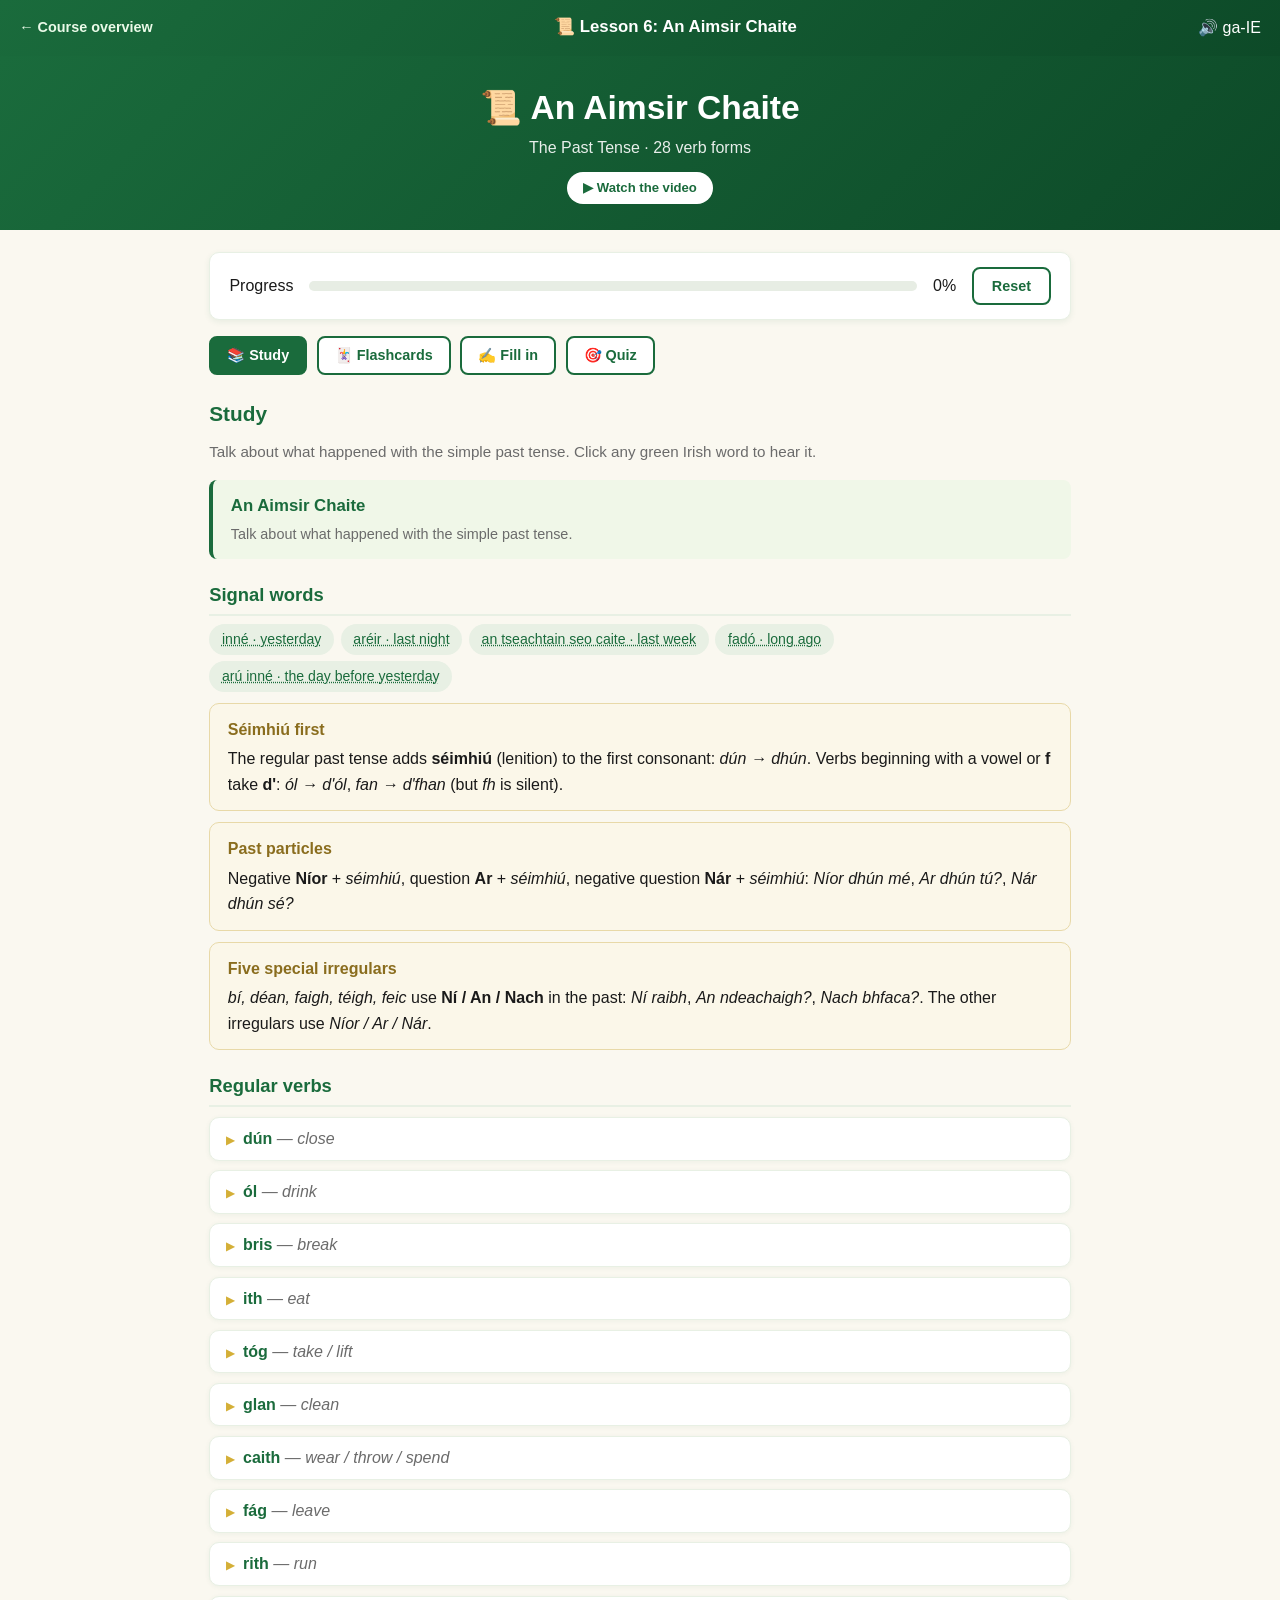
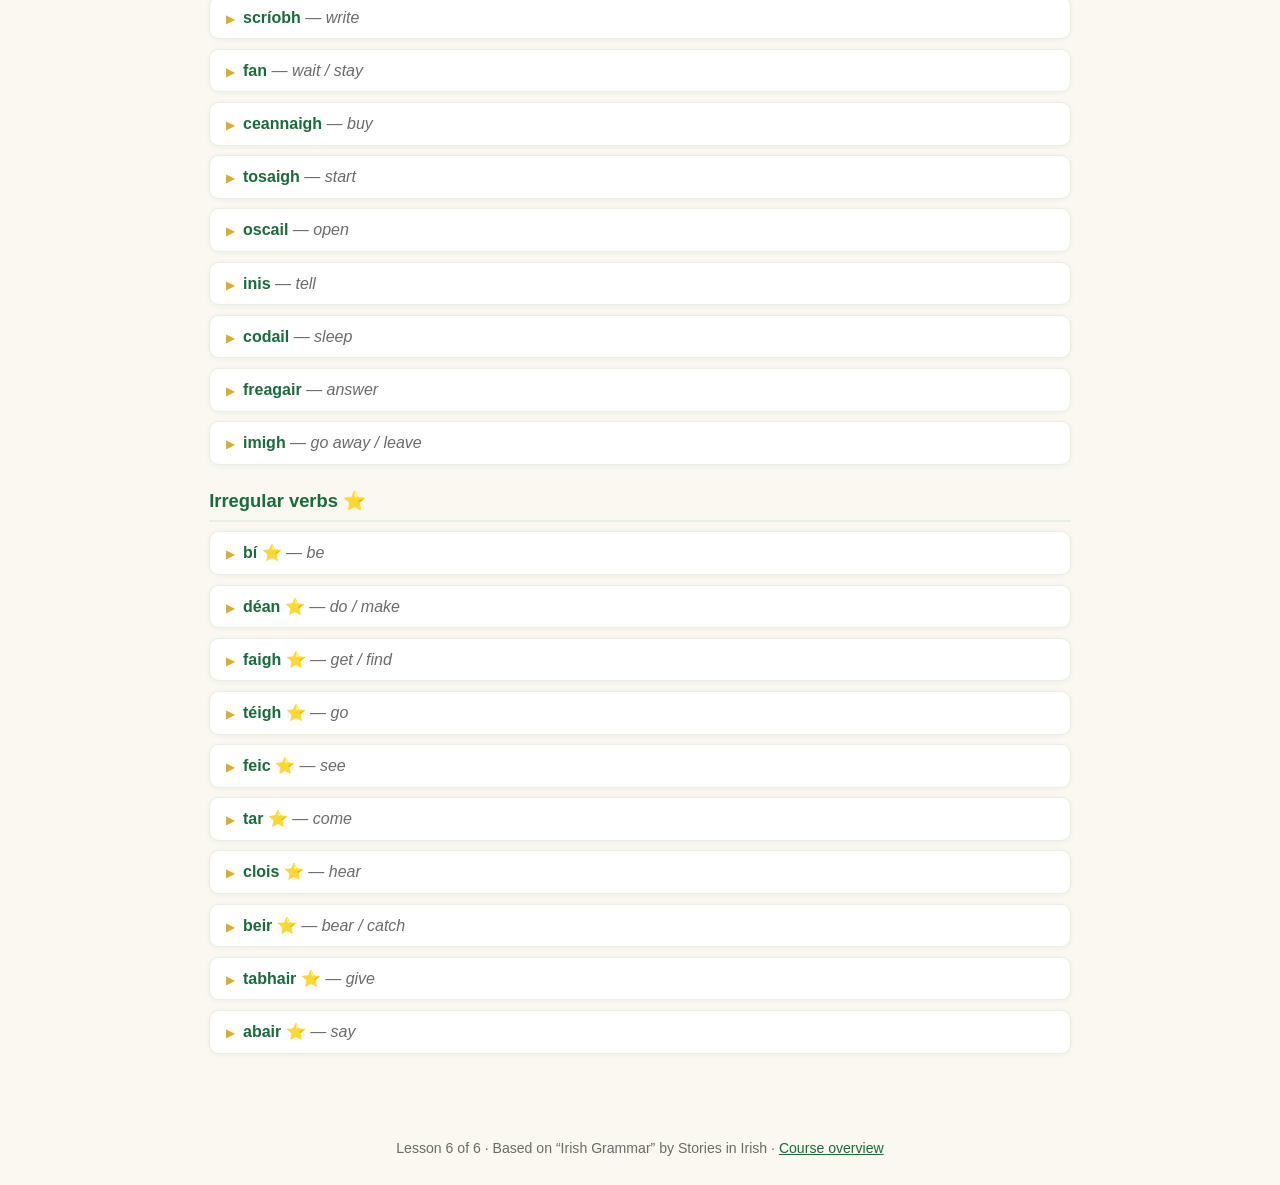
<file: 06-an-aimsir-chaite/index.html>
<!DOCTYPE html>
<html lang="en">
<head>
<meta charset="UTF-8">
<meta name="viewport" content="width=device-width, initial-scale=1.0">
<title>Lesson 6: An Aimsir Chaite — Irish Grammar</title>
<style>* { margin:0; padding:0; box-sizing:border-box; }
:root { --green:#1a6b3c; --green-dark:#0d4a28; --gold:#d4af37; --cream:#faf8f0; --text:#1a1a1a; --grey:#6b6b6b; }
body { font-family:-apple-system,BlinkMacSystemFont,'Segoe UI',Roboto,sans-serif; background:var(--cream); color:var(--text); line-height:1.6; }
.topbar { background:linear-gradient(135deg,var(--green) 0%,var(--green-dark) 100%); color:#fff; padding:.9rem 1.2rem; display:flex; justify-content:space-between; align-items:center; flex-wrap:wrap; gap:.5rem; }
.topbar a { color:#eafae8; text-decoration:none; font-weight:600; font-size:.9rem; }
.topbar .title { font-weight:700; font-size:1.05rem; }
header.hdr { background:linear-gradient(135deg,var(--green) 0%,var(--green-dark) 100%); color:#fff; padding:1.6rem 1.2rem; text-align:center; }
header.hdr h1 { font-size:clamp(1.4rem,3vw,2.1rem); }
header.hdr p { opacity:.9; }
header.hdr .yt { display:inline-block; margin-top:.7rem; background:#fff; color:var(--green); padding:.35rem 1rem; border-radius:30px; text-decoration:none; font-weight:600; font-size:.82rem; }
.container { max-width:900px; margin:0 auto; padding:1.4rem 1.2rem 3rem; }
.tabs { display:flex; gap:.6rem; flex-wrap:wrap; margin-bottom:1.4rem; }
.tabbtn { border:2px solid var(--green); background:#fff; color:var(--green); padding:.55rem 1rem; border-radius:8px; font-weight:600; cursor:pointer; font-size:.9rem; transition:all .18s; font-family:inherit; }
.tabbtn.active { background:var(--green); color:#fff; }
.panel { display:none; }
.panel.active { display:block; }
.panel h2 { color:var(--green); margin-bottom:.6rem; font-size:1.3rem; }
.panel p.lede { color:var(--grey); margin-bottom:1rem; font-size:.95rem; }
.speak, [data-say] { color:var(--green); text-decoration:underline dotted; cursor:pointer; }
.progressbox { background:#fff; border-radius:10px; padding:.9rem 1.2rem; box-shadow:0 2px 6px rgba(26,107,60,.08); border:1px solid #e8f0e4; margin-bottom:1rem; display:flex; align-items:center; gap:1rem; flex-wrap:wrap; }
.progressbox .bar { flex:1; height:10px; background:#e7ede4; border-radius:6px; overflow:hidden; min-width:120px; }
.progressbox .bar .fill { height:100%; background:linear-gradient(90deg,var(--green),#3aa866); transition:width .3s; }
.btn { display:inline-block; background:var(--green); color:#fff; padding:.55rem 1.1rem; border-radius:8px; border:none; font-weight:600; font-size:.9rem; cursor:pointer; transition:background .18s; font-family:inherit; }
.btn:hover { background:var(--green-dark); }
.btn.gold { background:var(--gold); color:#1a1a1a; }
.btn.ghost { background:#fff; color:var(--green); border:2px solid var(--green); }
.qcard { background:#fff; border-radius:12px; padding:1.3rem 1.5rem; box-shadow:0 2px 10px rgba(26,107,60,.08); border:1px solid #e8f0e4; margin-bottom:1rem; }
.qcard .q { font-size:1.1rem; margin-bottom:.8rem; }
.opts { display:grid; gap:.6rem; }
.opt { border:2px solid #d4e4d0; background:#fff; padding:.7rem 1rem; border-radius:8px; cursor:pointer; font-size:.98rem; transition:all .15s; text-align:left; font-family:inherit; }
.opt:hover { border-color:var(--green); }
.opt.correct { background:#e9f7ec; border-color:#2e9e4f; }
.opt.wrong { background:#fdecec; border-color:#c0392b; }
.navbtns { display:flex; gap:.7rem; margin-top:1rem; flex-wrap:wrap; }
.flipcard { perspective:1000px; cursor:pointer; }
.flipcard .inner { position:relative; width:100%; min-height:230px; transition:transform .5s; transform-style:preserve-3d; }
.flipcard.flipped .inner { transform:rotateY(180deg); }
.face { position:absolute; inset:0; backface-visibility:hidden; -webkit-backface-visibility:hidden; border-radius:14px; padding:1.4rem; display:flex; flex-direction:column; justify-content:center; align-items:center; text-align:center; box-shadow:0 4px 14px rgba(26,107,60,.14); }
.face.front { background:#fff; border:2px solid var(--green); }
.face.front .prompt { color:var(--gold); font-weight:700; font-size:.82rem; text-transform:uppercase; letter-spacing:1px; margin-bottom:.5rem; }
.face.front .verb { font-size:1.7rem; font-weight:800; color:var(--green); }
.face.front .en { color:var(--grey); margin-top:.4rem; font-size:.95rem; }
.face.front .hint { color:var(--grey); margin-top:.7rem; font-size:.88rem; }
.face.back { background:var(--green); color:#fff; transform:rotateY(180deg); font-size:1rem; }
.face.back .prep { font-size:1.15rem; font-weight:700; margin-bottom:.5rem; }
.empty-note { color:var(--grey); font-size:.9rem; margin-top:.4rem; }
.feedback { font-weight:700; margin-top:.6rem; }
.feedback.ok { color:#2e9e4f; }
.feedback.no { color:#c0392b; }
.feedback.sol { color:var(--grey); font-size:.9rem; font-weight:500; margin-top:.3rem; }
.qtype { font-size:.85rem; color:var(--grey); margin-bottom:.5rem; }
.qtype-tag { display:inline-block; background:var(--green); color:#fff; border-radius:20px; padding:.12rem .75rem; font-size:.78rem; font-weight:700; text-transform:uppercase; letter-spacing:.4px; vertical-align:middle; }
.qcard.results { text-align:center; border-top:5px solid var(--gold); }
.qcard.results h3 { color:var(--green); margin-bottom:.4rem; font-size:1.4rem; }
.qcard.results .bigscore { font-size:1.15rem; margin:.6rem 0 1rem; }
.qcard.results .navbtns { justify-content:center; }
table.conj { width:100%; border-collapse:collapse; margin:.6rem 0; font-size:.92rem; }
table.conj th, table.conj td { padding:.4rem .55rem; text-align:left; border-bottom:1px solid #e8f0e4; }
table.conj th { background:#e8f0e4; color:var(--green); font-weight:600; }
table.conj td.pron { color:var(--grey); font-weight:600; }
table.conj .irish { color:var(--green); font-weight:600; cursor:pointer; border-bottom:1px dashed #1a6b3c44; }
table.conj .irish:hover { background:#e8f0e4; border-radius:3px; }
details.verb { background:#fff; border:1px solid #e8f0e4; border-radius:10px; padding:.5rem 1rem; margin:.6rem 0; box-shadow:0 1px 5px rgba(26,107,60,.06); }
details.verb > summary { cursor:pointer; font-weight:600; color:var(--green); list-style:none; }
details.verb > summary::-webkit-details-marker { display:none; }
details.verb > summary::before { content:'▶'; font-size:.7rem; margin-right:.55rem; color:var(--gold); }
details.verb[open] > summary::before { content:'▼'; }
details.verb summary .m { color:var(--grey); font-weight:400; font-style:italic; }
.patternbox { background:#f0f7e8; border-left:4px solid var(--green); border-radius:8px; padding:.8rem 1.1rem; margin:.7rem 0; font-size:1.05rem; }
.patternbox b { color:var(--green); }
.patternbox .en { color:var(--grey); font-size:.9rem; display:block; margin-top:.2rem; }
.signal { display:flex; flex-wrap:wrap; gap:.4rem; margin:.4rem 0; }
.chip { background:#e8f0e4; color:var(--green); border-radius:20px; padding:.25rem .8rem; font-size:.88rem; cursor:pointer; }
.chip:hover { background:#d4e4d0; }
.note { background:#fbf7e9; border:1px solid #e8d9a8; border-radius:10px; padding:.8rem 1.1rem; margin:.7rem 0; }
.note h4 { color:#8a6d1e; margin-bottom:.25rem; font-size:1rem; }
.uses li { margin:.3rem 0; }
.section-h { color:var(--green); margin:1.3rem 0 .5rem; font-size:1.15rem; border-bottom:2px solid #e8f0e4; padding-bottom:.3rem; }
@media (max-width:560px){ .flipcard .inner { min-height:200px; } .face.front .verb { font-size:1.35rem; } table.conj { font-size:.82rem; } table.conj th, table.conj td { padding:.3rem .35rem; } }
</style>
</head>
<body>
<div class="topbar">
  <a href="../index.html">← Course overview</a>
  <span class="title">📜 Lesson 6: An Aimsir Chaite</span>
  <span>🔊 ga-IE</span>
</div>
<header class="hdr">
  <h1>📜 An Aimsir Chaite</h1>
  <p>The Past Tense · 28 verb forms</p>
  <a class="yt" href="https://www.youtube.com/watch?v=oeCqDusYq_w" target="_blank" rel="noopener">▶ Watch the video</a>
</header>
<div class="container">
  <div class="progressbox">
    <span>Progress</span>
    <div class="bar"><div class="fill" id="progFill" style="width:0%"></div></div>
    <span id="progPct">0%</span>
    <button class="btn ghost" onclick="resetProg()">Reset</button>
  </div>

  <div class="tabs">
    <button class="tabbtn active" data-tab="study">📚 Study</button>
    <button class="tabbtn" data-tab="drill">🃏 Flashcards</button>
    <button class="tabbtn" data-tab="fill">✍️ Fill in</button>
    <button class="tabbtn" data-tab="quiz">🎯 Quiz</button>
  </div>

  <section class="panel active" id="panel-study">
    <h2>Study</h2>
    <p class="lede">Talk about what happened with the simple past tense. Click any green Irish word to hear it.</p>
    <div id="studyList"></div>
  </section>

  <section class="panel" id="panel-drill">
    <h2>Flashcards</h2>
    <p class="lede">Think of the answer, then flip the card to check.</p>
    <div class="progressbox"><span>Card</span><span id="drillPos">1 / 1</span>
      <div class="bar"><div class="fill" id="drillFill" style="width:0%"></div></div></div>
    <div class="flipcard" id="flipcard" onclick="flip()">
      <div class="inner">
        <div class="face front">
          <div class="prompt" id="drillPrompt"></div>
          <div class="verb" id="drillVerb"></div>
          <div class="en" id="drillEn"></div>
          <div class="hint">Click for the answer</div>
        </div>
        <div class="face back" id="drillBack"></div>
      </div>
    </div>
    <div class="navbtns">
      <button class="btn ghost" onclick="drillPrev()">← Back</button>
      <button class="btn" onclick="drillNext()">Next →</button>
    </div>
    <p class="empty-note">Cards appear in a random order.</p>
  </section>

  <section class="panel" id="panel-fill">
    <h2>Fill in the blank</h2>
    <p class="lede">Choose the correct word to complete each sentence.</p>
    <div class="progressbox"><span>Question</span><span id="fillPos">1 / 10</span>
      <div class="bar"><div class="fill" id="fillFill" style="width:0%"></div></div>
      <span>Score</span><span id="fillScore">0 / 0</span></div>
    <div id="fillQ"></div>
    <div class="navbtns"><button class="btn ghost" onclick="fillReset()">Reshuffle</button></div>
    <p class="empty-note">10 random sentences each round.</p>
  </section>

  <section class="panel" id="panel-quiz">
    <h2>Quiz</h2>
    <p class="lede">Mixed questions on forms, negatives, questions and meaning.</p>
    <div class="progressbox"><span>Question</span><span id="quizPos">1 / 10</span>
      <div class="bar"><div class="fill" id="quizFill" style="width:0%"></div></div>
      <span>Score</span><span id="quizScore">0 / 0</span></div>
    <div id="quizQ"></div>
    <div class="navbtns"><button class="btn ghost" onclick="quizReset()">Reshuffle</button></div>
    <p class="empty-note">10 questions drawn from the full pool.</p>
  </section>
</div>
<footer style="text-align:center;padding:1.6rem;color:var(--grey);font-size:.88rem">
  <p>Lesson 6 of 6 · Based on “Irish Grammar” by Stories in Irish ·
  <a href="../index.html" style="color:var(--green)">Course overview</a></p>
</footer>
<script>
const LESSON = {"id": 6, "kind": "simple", "study": "\n    <div class=\"patternbox\"><b>An Aimsir Chaite</b>\n      <span class=\"en\">Talk about what happened with the simple past tense.</span></div>\n    <h3 class=\"section-h\">Signal words</h3>\n    <div class=\"signal\"><span class=\"chip\" data-say=\"inné\">inné · yesterday</span><span class=\"chip\" data-say=\"aréir\">aréir · last night</span><span class=\"chip\" data-say=\"an tseachtain seo caite\">an tseachtain seo caite · last week</span><span class=\"chip\" data-say=\"fadó\">fadó · long ago</span><span class=\"chip\" data-say=\"arú inné\">arú inné · the day before yesterday</span></div>\n    <div class=\"note\"><h4>Séimhiú first</h4>The regular past tense adds <b>séimhiú</b> (lenition) to the first consonant: <i>dún → dhún</i>. Verbs beginning with a vowel or <b>f</b> take <b>d'</b>: <i>ól → d'ól</i>, <i>fan → d'fhan</i> (but <i>fh</i> is silent).</div><div class=\"note\"><h4>Past particles</h4>Negative <b>Níor</b> + <i>séimhiú</i>, question <b>Ar</b> + <i>séimhiú</i>, negative question <b>Nár</b> + <i>séimhiú</i>: <i>Níor dhún mé</i>, <i>Ar dhún tú?</i>, <i>Nár dhún sé?</i></div><div class=\"note\"><h4>Five special irregulars</h4><i>bí, déan, faigh, téigh, feic</i> use <b>Ní / An / Nach</b> in the past: <i>Ní raibh</i>, <i>An ndeachaigh?</i>, <i>Nach bhfaca?</i>. The other irregulars use <i>Níor / Ar / Nár</i>.</div>\n    <h3 class=\"section-h\">Regular verbs</h3>\n    <details class=\"verb\"><summary>dún <span class=\"m\">— close</span></summary>\n    <p><b>Example:</b> <span class=\"irish\" data-say=\"Dhún sé an doras.\">Dhún sé an doras.</span>\n       — <em>He closed the door.</em></p>\n    <table class=\"conj\">\n      <tr><th>Pronoun</th><th>Positive</th><th>Negative</th><th>Question</th><th>Neg. question</th></tr>\n      <tr><td class=\"pron\">mé</td><td><span class=\"irish\" data-say=\"dhún mé\">dhún mé</span></td><td><span class=\"irish\" data-say=\"Níor dhún mé\">Níor dhún mé</span></td><td><span class=\"irish\" data-say=\"Ar dhún mé?\">Ar dhún mé?</span></td><td><span class=\"irish\" data-say=\"Nár dhún mé?\">Nár dhún mé?</span></td></tr><tr><td class=\"pron\">tú</td><td><span class=\"irish\" data-say=\"dhún tú\">dhún tú</span></td><td><span class=\"irish\" data-say=\"Níor dhún tú\">Níor dhún tú</span></td><td><span class=\"irish\" data-say=\"Ar dhún tú?\">Ar dhún tú?</span></td><td><span class=\"irish\" data-say=\"Nár dhún tú?\">Nár dhún tú?</span></td></tr><tr><td class=\"pron\">sé</td><td><span class=\"irish\" data-say=\"dhún sé\">dhún sé</span></td><td><span class=\"irish\" data-say=\"Níor dhún sé\">Níor dhún sé</span></td><td><span class=\"irish\" data-say=\"Ar dhún sé?\">Ar dhún sé?</span></td><td><span class=\"irish\" data-say=\"Nár dhún sé?\">Nár dhún sé?</span></td></tr><tr><td class=\"pron\">sí</td><td><span class=\"irish\" data-say=\"dhún sí\">dhún sí</span></td><td><span class=\"irish\" data-say=\"Níor dhún sí\">Níor dhún sí</span></td><td><span class=\"irish\" data-say=\"Ar dhún sí?\">Ar dhún sí?</span></td><td><span class=\"irish\" data-say=\"Nár dhún sí?\">Nár dhún sí?</span></td></tr><tr><td class=\"pron\">muid</td><td><span class=\"irish\" data-say=\"dhúnamar\">dhúnamar</span></td><td><span class=\"irish\" data-say=\"Níor dhúnamar\">Níor dhúnamar</span></td><td><span class=\"irish\" data-say=\"Ar dhúnamar?\">Ar dhúnamar?</span></td><td><span class=\"irish\" data-say=\"Nár dhúnamar?\">Nár dhúnamar?</span></td></tr><tr><td class=\"pron\">sibh</td><td><span class=\"irish\" data-say=\"dhún sibh\">dhún sibh</span></td><td><span class=\"irish\" data-say=\"Níor dhún sibh\">Níor dhún sibh</span></td><td><span class=\"irish\" data-say=\"Ar dhún sibh?\">Ar dhún sibh?</span></td><td><span class=\"irish\" data-say=\"Nár dhún sibh?\">Nár dhún sibh?</span></td></tr><tr><td class=\"pron\">siad</td><td><span class=\"irish\" data-say=\"dhún siad\">dhún siad</span></td><td><span class=\"irish\" data-say=\"Níor dhún siad\">Níor dhún siad</span></td><td><span class=\"irish\" data-say=\"Ar dhún siad?\">Ar dhún siad?</span></td><td><span class=\"irish\" data-say=\"Nár dhún siad?\">Nár dhún siad?</span></td></tr><tr><td class=\"pron\">saor</td><td><span class=\"irish\" data-say=\"dúnadh\">dúnadh</span></td><td><span class=\"irish\" data-say=\"Níor dúnadh\">Níor dúnadh</span></td><td><span class=\"irish\" data-say=\"Ar dúnadh?\">Ar dúnadh?</span></td><td><span class=\"irish\" data-say=\"Nár dúnadh?\">Nár dúnadh?</span></td></tr>\n    </table></details><details class=\"verb\"><summary>ól <span class=\"m\">— drink</span></summary>\n    <p><b>Example:</b> <span class=\"irish\" data-say=\"D'ól sí tae.\">D'ól sí tae.</span>\n       — <em>She drank tea.</em></p>\n    <table class=\"conj\">\n      <tr><th>Pronoun</th><th>Positive</th><th>Negative</th><th>Question</th><th>Neg. question</th></tr>\n      <tr><td class=\"pron\">mé</td><td><span class=\"irish\" data-say=\"d'ól mé\">d'ól mé</span></td><td><span class=\"irish\" data-say=\"Níor ól mé\">Níor ól mé</span></td><td><span class=\"irish\" data-say=\"Ar ól mé?\">Ar ól mé?</span></td><td><span class=\"irish\" data-say=\"Nár ól mé?\">Nár ól mé?</span></td></tr><tr><td class=\"pron\">tú</td><td><span class=\"irish\" data-say=\"d'ól tú\">d'ól tú</span></td><td><span class=\"irish\" data-say=\"Níor ól tú\">Níor ól tú</span></td><td><span class=\"irish\" data-say=\"Ar ól tú?\">Ar ól tú?</span></td><td><span class=\"irish\" data-say=\"Nár ól tú?\">Nár ól tú?</span></td></tr><tr><td class=\"pron\">sé</td><td><span class=\"irish\" data-say=\"d'ól sé\">d'ól sé</span></td><td><span class=\"irish\" data-say=\"Níor ól sé\">Níor ól sé</span></td><td><span class=\"irish\" data-say=\"Ar ól sé?\">Ar ól sé?</span></td><td><span class=\"irish\" data-say=\"Nár ól sé?\">Nár ól sé?</span></td></tr><tr><td class=\"pron\">sí</td><td><span class=\"irish\" data-say=\"d'ól sí\">d'ól sí</span></td><td><span class=\"irish\" data-say=\"Níor ól sí\">Níor ól sí</span></td><td><span class=\"irish\" data-say=\"Ar ól sí?\">Ar ól sí?</span></td><td><span class=\"irish\" data-say=\"Nár ól sí?\">Nár ól sí?</span></td></tr><tr><td class=\"pron\">muid</td><td><span class=\"irish\" data-say=\"d'ólamar\">d'ólamar</span></td><td><span class=\"irish\" data-say=\"Níor ólamar\">Níor ólamar</span></td><td><span class=\"irish\" data-say=\"Ar ólamar?\">Ar ólamar?</span></td><td><span class=\"irish\" data-say=\"Nár ólamar?\">Nár ólamar?</span></td></tr><tr><td class=\"pron\">sibh</td><td><span class=\"irish\" data-say=\"d'ól sibh\">d'ól sibh</span></td><td><span class=\"irish\" data-say=\"Níor ól sibh\">Níor ól sibh</span></td><td><span class=\"irish\" data-say=\"Ar ól sibh?\">Ar ól sibh?</span></td><td><span class=\"irish\" data-say=\"Nár ól sibh?\">Nár ól sibh?</span></td></tr><tr><td class=\"pron\">siad</td><td><span class=\"irish\" data-say=\"d'ól siad\">d'ól siad</span></td><td><span class=\"irish\" data-say=\"Níor ól siad\">Níor ól siad</span></td><td><span class=\"irish\" data-say=\"Ar ól siad?\">Ar ól siad?</span></td><td><span class=\"irish\" data-say=\"Nár ól siad?\">Nár ól siad?</span></td></tr><tr><td class=\"pron\">saor</td><td><span class=\"irish\" data-say=\"óladh\">óladh</span></td><td><span class=\"irish\" data-say=\"Níor óladh\">Níor óladh</span></td><td><span class=\"irish\" data-say=\"Ar óladh?\">Ar óladh?</span></td><td><span class=\"irish\" data-say=\"Nár óladh?\">Nár óladh?</span></td></tr>\n    </table></details><details class=\"verb\"><summary>bris <span class=\"m\">— break</span></summary>\n    <p><b>Example:</b> <span class=\"irish\" data-say=\"Bhris sé an ghloine.\">Bhris sé an ghloine.</span>\n       — <em>He broke the glass.</em></p>\n    <table class=\"conj\">\n      <tr><th>Pronoun</th><th>Positive</th><th>Negative</th><th>Question</th><th>Neg. question</th></tr>\n      <tr><td class=\"pron\">mé</td><td><span class=\"irish\" data-say=\"bhris mé\">bhris mé</span></td><td><span class=\"irish\" data-say=\"Níor bhris mé\">Níor bhris mé</span></td><td><span class=\"irish\" data-say=\"Ar bhris mé?\">Ar bhris mé?</span></td><td><span class=\"irish\" data-say=\"Nár bhris mé?\">Nár bhris mé?</span></td></tr><tr><td class=\"pron\">tú</td><td><span class=\"irish\" data-say=\"bhris tú\">bhris tú</span></td><td><span class=\"irish\" data-say=\"Níor bhris tú\">Níor bhris tú</span></td><td><span class=\"irish\" data-say=\"Ar bhris tú?\">Ar bhris tú?</span></td><td><span class=\"irish\" data-say=\"Nár bhris tú?\">Nár bhris tú?</span></td></tr><tr><td class=\"pron\">sé</td><td><span class=\"irish\" data-say=\"bhris sé\">bhris sé</span></td><td><span class=\"irish\" data-say=\"Níor bhris sé\">Níor bhris sé</span></td><td><span class=\"irish\" data-say=\"Ar bhris sé?\">Ar bhris sé?</span></td><td><span class=\"irish\" data-say=\"Nár bhris sé?\">Nár bhris sé?</span></td></tr><tr><td class=\"pron\">sí</td><td><span class=\"irish\" data-say=\"bhris sí\">bhris sí</span></td><td><span class=\"irish\" data-say=\"Níor bhris sí\">Níor bhris sí</span></td><td><span class=\"irish\" data-say=\"Ar bhris sí?\">Ar bhris sí?</span></td><td><span class=\"irish\" data-say=\"Nár bhris sí?\">Nár bhris sí?</span></td></tr><tr><td class=\"pron\">muid</td><td><span class=\"irish\" data-say=\"bhriseamar\">bhriseamar</span></td><td><span class=\"irish\" data-say=\"Níor bhriseamar\">Níor bhriseamar</span></td><td><span class=\"irish\" data-say=\"Ar bhriseamar?\">Ar bhriseamar?</span></td><td><span class=\"irish\" data-say=\"Nár bhriseamar?\">Nár bhriseamar?</span></td></tr><tr><td class=\"pron\">sibh</td><td><span class=\"irish\" data-say=\"bhris sibh\">bhris sibh</span></td><td><span class=\"irish\" data-say=\"Níor bhris sibh\">Níor bhris sibh</span></td><td><span class=\"irish\" data-say=\"Ar bhris sibh?\">Ar bhris sibh?</span></td><td><span class=\"irish\" data-say=\"Nár bhris sibh?\">Nár bhris sibh?</span></td></tr><tr><td class=\"pron\">siad</td><td><span class=\"irish\" data-say=\"bhris siad\">bhris siad</span></td><td><span class=\"irish\" data-say=\"Níor bhris siad\">Níor bhris siad</span></td><td><span class=\"irish\" data-say=\"Ar bhris siad?\">Ar bhris siad?</span></td><td><span class=\"irish\" data-say=\"Nár bhris siad?\">Nár bhris siad?</span></td></tr><tr><td class=\"pron\">saor</td><td><span class=\"irish\" data-say=\"briseadh\">briseadh</span></td><td><span class=\"irish\" data-say=\"Níor briseadh\">Níor briseadh</span></td><td><span class=\"irish\" data-say=\"Ar briseadh?\">Ar briseadh?</span></td><td><span class=\"irish\" data-say=\"Nár briseadh?\">Nár briseadh?</span></td></tr>\n    </table></details><details class=\"verb\"><summary>ith <span class=\"m\">— eat</span></summary>\n    <p><b>Example:</b> <span class=\"irish\" data-say=\"D'ith sí a dinnéar.\">D'ith sí a dinnéar.</span>\n       — <em>She ate her dinner.</em></p>\n    <table class=\"conj\">\n      <tr><th>Pronoun</th><th>Positive</th><th>Negative</th><th>Question</th><th>Neg. question</th></tr>\n      <tr><td class=\"pron\">mé</td><td><span class=\"irish\" data-say=\"d'ith mé\">d'ith mé</span></td><td><span class=\"irish\" data-say=\"Níor ith mé\">Níor ith mé</span></td><td><span class=\"irish\" data-say=\"Ar ith mé?\">Ar ith mé?</span></td><td><span class=\"irish\" data-say=\"Nár ith mé?\">Nár ith mé?</span></td></tr><tr><td class=\"pron\">tú</td><td><span class=\"irish\" data-say=\"d'ith tú\">d'ith tú</span></td><td><span class=\"irish\" data-say=\"Níor ith tú\">Níor ith tú</span></td><td><span class=\"irish\" data-say=\"Ar ith tú?\">Ar ith tú?</span></td><td><span class=\"irish\" data-say=\"Nár ith tú?\">Nár ith tú?</span></td></tr><tr><td class=\"pron\">sé</td><td><span class=\"irish\" data-say=\"d'ith sé\">d'ith sé</span></td><td><span class=\"irish\" data-say=\"Níor ith sé\">Níor ith sé</span></td><td><span class=\"irish\" data-say=\"Ar ith sé?\">Ar ith sé?</span></td><td><span class=\"irish\" data-say=\"Nár ith sé?\">Nár ith sé?</span></td></tr><tr><td class=\"pron\">sí</td><td><span class=\"irish\" data-say=\"d'ith sí\">d'ith sí</span></td><td><span class=\"irish\" data-say=\"Níor ith sí\">Níor ith sí</span></td><td><span class=\"irish\" data-say=\"Ar ith sí?\">Ar ith sí?</span></td><td><span class=\"irish\" data-say=\"Nár ith sí?\">Nár ith sí?</span></td></tr><tr><td class=\"pron\">muid</td><td><span class=\"irish\" data-say=\"d'itheamar\">d'itheamar</span></td><td><span class=\"irish\" data-say=\"Níor itheamar\">Níor itheamar</span></td><td><span class=\"irish\" data-say=\"Ar itheamar?\">Ar itheamar?</span></td><td><span class=\"irish\" data-say=\"Nár itheamar?\">Nár itheamar?</span></td></tr><tr><td class=\"pron\">sibh</td><td><span class=\"irish\" data-say=\"d'ith sibh\">d'ith sibh</span></td><td><span class=\"irish\" data-say=\"Níor ith sibh\">Níor ith sibh</span></td><td><span class=\"irish\" data-say=\"Ar ith sibh?\">Ar ith sibh?</span></td><td><span class=\"irish\" data-say=\"Nár ith sibh?\">Nár ith sibh?</span></td></tr><tr><td class=\"pron\">siad</td><td><span class=\"irish\" data-say=\"d'ith siad\">d'ith siad</span></td><td><span class=\"irish\" data-say=\"Níor ith siad\">Níor ith siad</span></td><td><span class=\"irish\" data-say=\"Ar ith siad?\">Ar ith siad?</span></td><td><span class=\"irish\" data-say=\"Nár ith siad?\">Nár ith siad?</span></td></tr><tr><td class=\"pron\">saor</td><td><span class=\"irish\" data-say=\"itheadh\">itheadh</span></td><td><span class=\"irish\" data-say=\"Níor itheadh\">Níor itheadh</span></td><td><span class=\"irish\" data-say=\"Ar itheadh?\">Ar itheadh?</span></td><td><span class=\"irish\" data-say=\"Nár itheadh?\">Nár itheadh?</span></td></tr>\n    </table></details><details class=\"verb\"><summary>tóg <span class=\"m\">— take / lift</span></summary>\n    <p><b>Example:</b> <span class=\"irish\" data-say=\"Thóg sí an leabhar.\">Thóg sí an leabhar.</span>\n       — <em>She took the book.</em></p>\n    <table class=\"conj\">\n      <tr><th>Pronoun</th><th>Positive</th><th>Negative</th><th>Question</th><th>Neg. question</th></tr>\n      <tr><td class=\"pron\">mé</td><td><span class=\"irish\" data-say=\"thóg mé\">thóg mé</span></td><td><span class=\"irish\" data-say=\"Níor thóg mé\">Níor thóg mé</span></td><td><span class=\"irish\" data-say=\"Ar thóg mé?\">Ar thóg mé?</span></td><td><span class=\"irish\" data-say=\"Nár thóg mé?\">Nár thóg mé?</span></td></tr><tr><td class=\"pron\">tú</td><td><span class=\"irish\" data-say=\"thóg tú\">thóg tú</span></td><td><span class=\"irish\" data-say=\"Níor thóg tú\">Níor thóg tú</span></td><td><span class=\"irish\" data-say=\"Ar thóg tú?\">Ar thóg tú?</span></td><td><span class=\"irish\" data-say=\"Nár thóg tú?\">Nár thóg tú?</span></td></tr><tr><td class=\"pron\">sé</td><td><span class=\"irish\" data-say=\"thóg sé\">thóg sé</span></td><td><span class=\"irish\" data-say=\"Níor thóg sé\">Níor thóg sé</span></td><td><span class=\"irish\" data-say=\"Ar thóg sé?\">Ar thóg sé?</span></td><td><span class=\"irish\" data-say=\"Nár thóg sé?\">Nár thóg sé?</span></td></tr><tr><td class=\"pron\">sí</td><td><span class=\"irish\" data-say=\"thóg sí\">thóg sí</span></td><td><span class=\"irish\" data-say=\"Níor thóg sí\">Níor thóg sí</span></td><td><span class=\"irish\" data-say=\"Ar thóg sí?\">Ar thóg sí?</span></td><td><span class=\"irish\" data-say=\"Nár thóg sí?\">Nár thóg sí?</span></td></tr><tr><td class=\"pron\">muid</td><td><span class=\"irish\" data-say=\"thógamar\">thógamar</span></td><td><span class=\"irish\" data-say=\"Níor thógamar\">Níor thógamar</span></td><td><span class=\"irish\" data-say=\"Ar thógamar?\">Ar thógamar?</span></td><td><span class=\"irish\" data-say=\"Nár thógamar?\">Nár thógamar?</span></td></tr><tr><td class=\"pron\">sibh</td><td><span class=\"irish\" data-say=\"thóg sibh\">thóg sibh</span></td><td><span class=\"irish\" data-say=\"Níor thóg sibh\">Níor thóg sibh</span></td><td><span class=\"irish\" data-say=\"Ar thóg sibh?\">Ar thóg sibh?</span></td><td><span class=\"irish\" data-say=\"Nár thóg sibh?\">Nár thóg sibh?</span></td></tr><tr><td class=\"pron\">siad</td><td><span class=\"irish\" data-say=\"thóg siad\">thóg siad</span></td><td><span class=\"irish\" data-say=\"Níor thóg siad\">Níor thóg siad</span></td><td><span class=\"irish\" data-say=\"Ar thóg siad?\">Ar thóg siad?</span></td><td><span class=\"irish\" data-say=\"Nár thóg siad?\">Nár thóg siad?</span></td></tr><tr><td class=\"pron\">saor</td><td><span class=\"irish\" data-say=\"tógadh\">tógadh</span></td><td><span class=\"irish\" data-say=\"Níor tógadh\">Níor tógadh</span></td><td><span class=\"irish\" data-say=\"Ar tógadh?\">Ar tógadh?</span></td><td><span class=\"irish\" data-say=\"Nár tógadh?\">Nár tógadh?</span></td></tr>\n    </table></details><details class=\"verb\"><summary>glan <span class=\"m\">— clean</span></summary>\n    <p><b>Example:</b> <span class=\"irish\" data-say=\"Ghlan sé an chistin.\">Ghlan sé an chistin.</span>\n       — <em>He cleaned the kitchen.</em></p>\n    <table class=\"conj\">\n      <tr><th>Pronoun</th><th>Positive</th><th>Negative</th><th>Question</th><th>Neg. question</th></tr>\n      <tr><td class=\"pron\">mé</td><td><span class=\"irish\" data-say=\"ghlan mé\">ghlan mé</span></td><td><span class=\"irish\" data-say=\"Níor ghlan mé\">Níor ghlan mé</span></td><td><span class=\"irish\" data-say=\"Ar ghlan mé?\">Ar ghlan mé?</span></td><td><span class=\"irish\" data-say=\"Nár ghlan mé?\">Nár ghlan mé?</span></td></tr><tr><td class=\"pron\">tú</td><td><span class=\"irish\" data-say=\"ghlan tú\">ghlan tú</span></td><td><span class=\"irish\" data-say=\"Níor ghlan tú\">Níor ghlan tú</span></td><td><span class=\"irish\" data-say=\"Ar ghlan tú?\">Ar ghlan tú?</span></td><td><span class=\"irish\" data-say=\"Nár ghlan tú?\">Nár ghlan tú?</span></td></tr><tr><td class=\"pron\">sé</td><td><span class=\"irish\" data-say=\"ghlan sé\">ghlan sé</span></td><td><span class=\"irish\" data-say=\"Níor ghlan sé\">Níor ghlan sé</span></td><td><span class=\"irish\" data-say=\"Ar ghlan sé?\">Ar ghlan sé?</span></td><td><span class=\"irish\" data-say=\"Nár ghlan sé?\">Nár ghlan sé?</span></td></tr><tr><td class=\"pron\">sí</td><td><span class=\"irish\" data-say=\"ghlan sí\">ghlan sí</span></td><td><span class=\"irish\" data-say=\"Níor ghlan sí\">Níor ghlan sí</span></td><td><span class=\"irish\" data-say=\"Ar ghlan sí?\">Ar ghlan sí?</span></td><td><span class=\"irish\" data-say=\"Nár ghlan sí?\">Nár ghlan sí?</span></td></tr><tr><td class=\"pron\">muid</td><td><span class=\"irish\" data-say=\"ghlanamar\">ghlanamar</span></td><td><span class=\"irish\" data-say=\"Níor ghlanamar\">Níor ghlanamar</span></td><td><span class=\"irish\" data-say=\"Ar ghlanamar?\">Ar ghlanamar?</span></td><td><span class=\"irish\" data-say=\"Nár ghlanamar?\">Nár ghlanamar?</span></td></tr><tr><td class=\"pron\">sibh</td><td><span class=\"irish\" data-say=\"ghlan sibh\">ghlan sibh</span></td><td><span class=\"irish\" data-say=\"Níor ghlan sibh\">Níor ghlan sibh</span></td><td><span class=\"irish\" data-say=\"Ar ghlan sibh?\">Ar ghlan sibh?</span></td><td><span class=\"irish\" data-say=\"Nár ghlan sibh?\">Nár ghlan sibh?</span></td></tr><tr><td class=\"pron\">siad</td><td><span class=\"irish\" data-say=\"ghlan siad\">ghlan siad</span></td><td><span class=\"irish\" data-say=\"Níor ghlan siad\">Níor ghlan siad</span></td><td><span class=\"irish\" data-say=\"Ar ghlan siad?\">Ar ghlan siad?</span></td><td><span class=\"irish\" data-say=\"Nár ghlan siad?\">Nár ghlan siad?</span></td></tr><tr><td class=\"pron\">saor</td><td><span class=\"irish\" data-say=\"glanadh\">glanadh</span></td><td><span class=\"irish\" data-say=\"Níor glanadh\">Níor glanadh</span></td><td><span class=\"irish\" data-say=\"Ar glanadh?\">Ar glanadh?</span></td><td><span class=\"irish\" data-say=\"Nár glanadh?\">Nár glanadh?</span></td></tr>\n    </table></details><details class=\"verb\"><summary>caith <span class=\"m\">— wear / throw / spend</span></summary>\n    <p><b>Example:</b> <span class=\"irish\" data-say=\"Chaith sé hata.\">Chaith sé hata.</span>\n       — <em>He wore a hat.</em></p>\n    <table class=\"conj\">\n      <tr><th>Pronoun</th><th>Positive</th><th>Negative</th><th>Question</th><th>Neg. question</th></tr>\n      <tr><td class=\"pron\">mé</td><td><span class=\"irish\" data-say=\"chaith mé\">chaith mé</span></td><td><span class=\"irish\" data-say=\"Níor chaith mé\">Níor chaith mé</span></td><td><span class=\"irish\" data-say=\"Ar chaith mé?\">Ar chaith mé?</span></td><td><span class=\"irish\" data-say=\"Nár chaith mé?\">Nár chaith mé?</span></td></tr><tr><td class=\"pron\">tú</td><td><span class=\"irish\" data-say=\"chaith tú\">chaith tú</span></td><td><span class=\"irish\" data-say=\"Níor chaith tú\">Níor chaith tú</span></td><td><span class=\"irish\" data-say=\"Ar chaith tú?\">Ar chaith tú?</span></td><td><span class=\"irish\" data-say=\"Nár chaith tú?\">Nár chaith tú?</span></td></tr><tr><td class=\"pron\">sé</td><td><span class=\"irish\" data-say=\"chaith sé\">chaith sé</span></td><td><span class=\"irish\" data-say=\"Níor chaith sé\">Níor chaith sé</span></td><td><span class=\"irish\" data-say=\"Ar chaith sé?\">Ar chaith sé?</span></td><td><span class=\"irish\" data-say=\"Nár chaith sé?\">Nár chaith sé?</span></td></tr><tr><td class=\"pron\">sí</td><td><span class=\"irish\" data-say=\"chaith sí\">chaith sí</span></td><td><span class=\"irish\" data-say=\"Níor chaith sí\">Níor chaith sí</span></td><td><span class=\"irish\" data-say=\"Ar chaith sí?\">Ar chaith sí?</span></td><td><span class=\"irish\" data-say=\"Nár chaith sí?\">Nár chaith sí?</span></td></tr><tr><td class=\"pron\">muid</td><td><span class=\"irish\" data-say=\"chaitheamar\">chaitheamar</span></td><td><span class=\"irish\" data-say=\"Níor chaitheamar\">Níor chaitheamar</span></td><td><span class=\"irish\" data-say=\"Ar chaitheamar?\">Ar chaitheamar?</span></td><td><span class=\"irish\" data-say=\"Nár chaitheamar?\">Nár chaitheamar?</span></td></tr><tr><td class=\"pron\">sibh</td><td><span class=\"irish\" data-say=\"chaith sibh\">chaith sibh</span></td><td><span class=\"irish\" data-say=\"Níor chaith sibh\">Níor chaith sibh</span></td><td><span class=\"irish\" data-say=\"Ar chaith sibh?\">Ar chaith sibh?</span></td><td><span class=\"irish\" data-say=\"Nár chaith sibh?\">Nár chaith sibh?</span></td></tr><tr><td class=\"pron\">siad</td><td><span class=\"irish\" data-say=\"chaith siad\">chaith siad</span></td><td><span class=\"irish\" data-say=\"Níor chaith siad\">Níor chaith siad</span></td><td><span class=\"irish\" data-say=\"Ar chaith siad?\">Ar chaith siad?</span></td><td><span class=\"irish\" data-say=\"Nár chaith siad?\">Nár chaith siad?</span></td></tr><tr><td class=\"pron\">saor</td><td><span class=\"irish\" data-say=\"caitheadh\">caitheadh</span></td><td><span class=\"irish\" data-say=\"Níor caitheadh\">Níor caitheadh</span></td><td><span class=\"irish\" data-say=\"Ar caitheadh?\">Ar caitheadh?</span></td><td><span class=\"irish\" data-say=\"Nár caitheadh?\">Nár caitheadh?</span></td></tr>\n    </table></details><details class=\"verb\"><summary>fág <span class=\"m\">— leave</span></summary>\n    <p><b>Example:</b> <span class=\"irish\" data-say=\"D'fhág sí an baile.\">D'fhág sí an baile.</span>\n       — <em>She left home.</em></p>\n    <table class=\"conj\">\n      <tr><th>Pronoun</th><th>Positive</th><th>Negative</th><th>Question</th><th>Neg. question</th></tr>\n      <tr><td class=\"pron\">mé</td><td><span class=\"irish\" data-say=\"d'fhág mé\">d'fhág mé</span></td><td><span class=\"irish\" data-say=\"Níor fhág mé\">Níor fhág mé</span></td><td><span class=\"irish\" data-say=\"Ar fhág mé?\">Ar fhág mé?</span></td><td><span class=\"irish\" data-say=\"Nár fhág mé?\">Nár fhág mé?</span></td></tr><tr><td class=\"pron\">tú</td><td><span class=\"irish\" data-say=\"d'fhág tú\">d'fhág tú</span></td><td><span class=\"irish\" data-say=\"Níor fhág tú\">Níor fhág tú</span></td><td><span class=\"irish\" data-say=\"Ar fhág tú?\">Ar fhág tú?</span></td><td><span class=\"irish\" data-say=\"Nár fhág tú?\">Nár fhág tú?</span></td></tr><tr><td class=\"pron\">sé</td><td><span class=\"irish\" data-say=\"d'fhág sé\">d'fhág sé</span></td><td><span class=\"irish\" data-say=\"Níor fhág sé\">Níor fhág sé</span></td><td><span class=\"irish\" data-say=\"Ar fhág sé?\">Ar fhág sé?</span></td><td><span class=\"irish\" data-say=\"Nár fhág sé?\">Nár fhág sé?</span></td></tr><tr><td class=\"pron\">sí</td><td><span class=\"irish\" data-say=\"d'fhág sí\">d'fhág sí</span></td><td><span class=\"irish\" data-say=\"Níor fhág sí\">Níor fhág sí</span></td><td><span class=\"irish\" data-say=\"Ar fhág sí?\">Ar fhág sí?</span></td><td><span class=\"irish\" data-say=\"Nár fhág sí?\">Nár fhág sí?</span></td></tr><tr><td class=\"pron\">muid</td><td><span class=\"irish\" data-say=\"d'fhágamar\">d'fhágamar</span></td><td><span class=\"irish\" data-say=\"Níor fhágamar\">Níor fhágamar</span></td><td><span class=\"irish\" data-say=\"Ar fhágamar?\">Ar fhágamar?</span></td><td><span class=\"irish\" data-say=\"Nár fhágamar?\">Nár fhágamar?</span></td></tr><tr><td class=\"pron\">sibh</td><td><span class=\"irish\" data-say=\"d'fhág sibh\">d'fhág sibh</span></td><td><span class=\"irish\" data-say=\"Níor fhág sibh\">Níor fhág sibh</span></td><td><span class=\"irish\" data-say=\"Ar fhág sibh?\">Ar fhág sibh?</span></td><td><span class=\"irish\" data-say=\"Nár fhág sibh?\">Nár fhág sibh?</span></td></tr><tr><td class=\"pron\">siad</td><td><span class=\"irish\" data-say=\"d'fhág siad\">d'fhág siad</span></td><td><span class=\"irish\" data-say=\"Níor fhág siad\">Níor fhág siad</span></td><td><span class=\"irish\" data-say=\"Ar fhág siad?\">Ar fhág siad?</span></td><td><span class=\"irish\" data-say=\"Nár fhág siad?\">Nár fhág siad?</span></td></tr><tr><td class=\"pron\">saor</td><td><span class=\"irish\" data-say=\"fágadh\">fágadh</span></td><td><span class=\"irish\" data-say=\"Níor fágadh\">Níor fágadh</span></td><td><span class=\"irish\" data-say=\"Ar fágadh?\">Ar fágadh?</span></td><td><span class=\"irish\" data-say=\"Nár fágadh?\">Nár fágadh?</span></td></tr>\n    </table></details><details class=\"verb\"><summary>rith <span class=\"m\">— run</span></summary>\n    <p><b>Example:</b> <span class=\"irish\" data-say=\"Rith sé abhaile.\">Rith sé abhaile.</span>\n       — <em>He ran home.</em></p>\n    <table class=\"conj\">\n      <tr><th>Pronoun</th><th>Positive</th><th>Negative</th><th>Question</th><th>Neg. question</th></tr>\n      <tr><td class=\"pron\">mé</td><td><span class=\"irish\" data-say=\"rith mé\">rith mé</span></td><td><span class=\"irish\" data-say=\"Níor rith mé\">Níor rith mé</span></td><td><span class=\"irish\" data-say=\"Ar rith mé?\">Ar rith mé?</span></td><td><span class=\"irish\" data-say=\"Nár rith mé?\">Nár rith mé?</span></td></tr><tr><td class=\"pron\">tú</td><td><span class=\"irish\" data-say=\"rith tú\">rith tú</span></td><td><span class=\"irish\" data-say=\"Níor rith tú\">Níor rith tú</span></td><td><span class=\"irish\" data-say=\"Ar rith tú?\">Ar rith tú?</span></td><td><span class=\"irish\" data-say=\"Nár rith tú?\">Nár rith tú?</span></td></tr><tr><td class=\"pron\">sé</td><td><span class=\"irish\" data-say=\"rith sé\">rith sé</span></td><td><span class=\"irish\" data-say=\"Níor rith sé\">Níor rith sé</span></td><td><span class=\"irish\" data-say=\"Ar rith sé?\">Ar rith sé?</span></td><td><span class=\"irish\" data-say=\"Nár rith sé?\">Nár rith sé?</span></td></tr><tr><td class=\"pron\">sí</td><td><span class=\"irish\" data-say=\"rith sí\">rith sí</span></td><td><span class=\"irish\" data-say=\"Níor rith sí\">Níor rith sí</span></td><td><span class=\"irish\" data-say=\"Ar rith sí?\">Ar rith sí?</span></td><td><span class=\"irish\" data-say=\"Nár rith sí?\">Nár rith sí?</span></td></tr><tr><td class=\"pron\">muid</td><td><span class=\"irish\" data-say=\"ritheamar\">ritheamar</span></td><td><span class=\"irish\" data-say=\"Níor ritheamar\">Níor ritheamar</span></td><td><span class=\"irish\" data-say=\"Ar ritheamar?\">Ar ritheamar?</span></td><td><span class=\"irish\" data-say=\"Nár ritheamar?\">Nár ritheamar?</span></td></tr><tr><td class=\"pron\">sibh</td><td><span class=\"irish\" data-say=\"rith sibh\">rith sibh</span></td><td><span class=\"irish\" data-say=\"Níor rith sibh\">Níor rith sibh</span></td><td><span class=\"irish\" data-say=\"Ar rith sibh?\">Ar rith sibh?</span></td><td><span class=\"irish\" data-say=\"Nár rith sibh?\">Nár rith sibh?</span></td></tr><tr><td class=\"pron\">siad</td><td><span class=\"irish\" data-say=\"rith siad\">rith siad</span></td><td><span class=\"irish\" data-say=\"Níor rith siad\">Níor rith siad</span></td><td><span class=\"irish\" data-say=\"Ar rith siad?\">Ar rith siad?</span></td><td><span class=\"irish\" data-say=\"Nár rith siad?\">Nár rith siad?</span></td></tr><tr><td class=\"pron\">saor</td><td><span class=\"irish\" data-say=\"ritheadh\">ritheadh</span></td><td><span class=\"irish\" data-say=\"Níor ritheadh\">Níor ritheadh</span></td><td><span class=\"irish\" data-say=\"Ar ritheadh?\">Ar ritheadh?</span></td><td><span class=\"irish\" data-say=\"Nár ritheadh?\">Nár ritheadh?</span></td></tr>\n    </table></details><details class=\"verb\"><summary>scríobh <span class=\"m\">— write</span></summary>\n    <p><b>Example:</b> <span class=\"irish\" data-say=\"Scríobh sé litir.\">Scríobh sé litir.</span>\n       — <em>He wrote a letter.</em></p>\n    <table class=\"conj\">\n      <tr><th>Pronoun</th><th>Positive</th><th>Negative</th><th>Question</th><th>Neg. question</th></tr>\n      <tr><td class=\"pron\">mé</td><td><span class=\"irish\" data-say=\"shcríobh mé\">shcríobh mé</span></td><td><span class=\"irish\" data-say=\"Níor shcríobh mé\">Níor shcríobh mé</span></td><td><span class=\"irish\" data-say=\"Ar shcríobh mé?\">Ar shcríobh mé?</span></td><td><span class=\"irish\" data-say=\"Nár shcríobh mé?\">Nár shcríobh mé?</span></td></tr><tr><td class=\"pron\">tú</td><td><span class=\"irish\" data-say=\"shcríobh tú\">shcríobh tú</span></td><td><span class=\"irish\" data-say=\"Níor shcríobh tú\">Níor shcríobh tú</span></td><td><span class=\"irish\" data-say=\"Ar shcríobh tú?\">Ar shcríobh tú?</span></td><td><span class=\"irish\" data-say=\"Nár shcríobh tú?\">Nár shcríobh tú?</span></td></tr><tr><td class=\"pron\">sé</td><td><span class=\"irish\" data-say=\"shcríobh sé\">shcríobh sé</span></td><td><span class=\"irish\" data-say=\"Níor shcríobh sé\">Níor shcríobh sé</span></td><td><span class=\"irish\" data-say=\"Ar shcríobh sé?\">Ar shcríobh sé?</span></td><td><span class=\"irish\" data-say=\"Nár shcríobh sé?\">Nár shcríobh sé?</span></td></tr><tr><td class=\"pron\">sí</td><td><span class=\"irish\" data-say=\"shcríobh sí\">shcríobh sí</span></td><td><span class=\"irish\" data-say=\"Níor shcríobh sí\">Níor shcríobh sí</span></td><td><span class=\"irish\" data-say=\"Ar shcríobh sí?\">Ar shcríobh sí?</span></td><td><span class=\"irish\" data-say=\"Nár shcríobh sí?\">Nár shcríobh sí?</span></td></tr><tr><td class=\"pron\">muid</td><td><span class=\"irish\" data-say=\"shcríobhamar\">shcríobhamar</span></td><td><span class=\"irish\" data-say=\"Níor shcríobhamar\">Níor shcríobhamar</span></td><td><span class=\"irish\" data-say=\"Ar shcríobhamar?\">Ar shcríobhamar?</span></td><td><span class=\"irish\" data-say=\"Nár shcríobhamar?\">Nár shcríobhamar?</span></td></tr><tr><td class=\"pron\">sibh</td><td><span class=\"irish\" data-say=\"shcríobh sibh\">shcríobh sibh</span></td><td><span class=\"irish\" data-say=\"Níor shcríobh sibh\">Níor shcríobh sibh</span></td><td><span class=\"irish\" data-say=\"Ar shcríobh sibh?\">Ar shcríobh sibh?</span></td><td><span class=\"irish\" data-say=\"Nár shcríobh sibh?\">Nár shcríobh sibh?</span></td></tr><tr><td class=\"pron\">siad</td><td><span class=\"irish\" data-say=\"shcríobh siad\">shcríobh siad</span></td><td><span class=\"irish\" data-say=\"Níor shcríobh siad\">Níor shcríobh siad</span></td><td><span class=\"irish\" data-say=\"Ar shcríobh siad?\">Ar shcríobh siad?</span></td><td><span class=\"irish\" data-say=\"Nár shcríobh siad?\">Nár shcríobh siad?</span></td></tr><tr><td class=\"pron\">saor</td><td><span class=\"irish\" data-say=\"scríobhadh\">scríobhadh</span></td><td><span class=\"irish\" data-say=\"Níor scríobhadh\">Níor scríobhadh</span></td><td><span class=\"irish\" data-say=\"Ar scríobhadh?\">Ar scríobhadh?</span></td><td><span class=\"irish\" data-say=\"Nár scríobhadh?\">Nár scríobhadh?</span></td></tr>\n    </table></details><details class=\"verb\"><summary>fan <span class=\"m\">— wait / stay</span></summary>\n    <p><b>Example:</b> <span class=\"irish\" data-say=\"D'fhan sé sa bhaile.\">D'fhan sé sa bhaile.</span>\n       — <em>He stayed at home.</em></p>\n    <table class=\"conj\">\n      <tr><th>Pronoun</th><th>Positive</th><th>Negative</th><th>Question</th><th>Neg. question</th></tr>\n      <tr><td class=\"pron\">mé</td><td><span class=\"irish\" data-say=\"d'fhan mé\">d'fhan mé</span></td><td><span class=\"irish\" data-say=\"Níor fhan mé\">Níor fhan mé</span></td><td><span class=\"irish\" data-say=\"Ar fhan mé?\">Ar fhan mé?</span></td><td><span class=\"irish\" data-say=\"Nár fhan mé?\">Nár fhan mé?</span></td></tr><tr><td class=\"pron\">tú</td><td><span class=\"irish\" data-say=\"d'fhan tú\">d'fhan tú</span></td><td><span class=\"irish\" data-say=\"Níor fhan tú\">Níor fhan tú</span></td><td><span class=\"irish\" data-say=\"Ar fhan tú?\">Ar fhan tú?</span></td><td><span class=\"irish\" data-say=\"Nár fhan tú?\">Nár fhan tú?</span></td></tr><tr><td class=\"pron\">sé</td><td><span class=\"irish\" data-say=\"d'fhan sé\">d'fhan sé</span></td><td><span class=\"irish\" data-say=\"Níor fhan sé\">Níor fhan sé</span></td><td><span class=\"irish\" data-say=\"Ar fhan sé?\">Ar fhan sé?</span></td><td><span class=\"irish\" data-say=\"Nár fhan sé?\">Nár fhan sé?</span></td></tr><tr><td class=\"pron\">sí</td><td><span class=\"irish\" data-say=\"d'fhan sí\">d'fhan sí</span></td><td><span class=\"irish\" data-say=\"Níor fhan sí\">Níor fhan sí</span></td><td><span class=\"irish\" data-say=\"Ar fhan sí?\">Ar fhan sí?</span></td><td><span class=\"irish\" data-say=\"Nár fhan sí?\">Nár fhan sí?</span></td></tr><tr><td class=\"pron\">muid</td><td><span class=\"irish\" data-say=\"d'fhanamar\">d'fhanamar</span></td><td><span class=\"irish\" data-say=\"Níor fhanamar\">Níor fhanamar</span></td><td><span class=\"irish\" data-say=\"Ar fhanamar?\">Ar fhanamar?</span></td><td><span class=\"irish\" data-say=\"Nár fhanamar?\">Nár fhanamar?</span></td></tr><tr><td class=\"pron\">sibh</td><td><span class=\"irish\" data-say=\"d'fhan sibh\">d'fhan sibh</span></td><td><span class=\"irish\" data-say=\"Níor fhan sibh\">Níor fhan sibh</span></td><td><span class=\"irish\" data-say=\"Ar fhan sibh?\">Ar fhan sibh?</span></td><td><span class=\"irish\" data-say=\"Nár fhan sibh?\">Nár fhan sibh?</span></td></tr><tr><td class=\"pron\">siad</td><td><span class=\"irish\" data-say=\"d'fhan siad\">d'fhan siad</span></td><td><span class=\"irish\" data-say=\"Níor fhan siad\">Níor fhan siad</span></td><td><span class=\"irish\" data-say=\"Ar fhan siad?\">Ar fhan siad?</span></td><td><span class=\"irish\" data-say=\"Nár fhan siad?\">Nár fhan siad?</span></td></tr><tr><td class=\"pron\">saor</td><td><span class=\"irish\" data-say=\"fanadh\">fanadh</span></td><td><span class=\"irish\" data-say=\"Níor fanadh\">Níor fanadh</span></td><td><span class=\"irish\" data-say=\"Ar fanadh?\">Ar fanadh?</span></td><td><span class=\"irish\" data-say=\"Nár fanadh?\">Nár fanadh?</span></td></tr>\n    </table></details><details class=\"verb\"><summary>ceannaigh <span class=\"m\">— buy</span></summary>\n    <p><b>Example:</b> <span class=\"irish\" data-say=\"Cheannaigh sí bia.\">Cheannaigh sí bia.</span>\n       — <em>She bought food.</em></p>\n    <table class=\"conj\">\n      <tr><th>Pronoun</th><th>Positive</th><th>Negative</th><th>Question</th><th>Neg. question</th></tr>\n      <tr><td class=\"pron\">mé</td><td><span class=\"irish\" data-say=\"cheannaigh mé\">cheannaigh mé</span></td><td><span class=\"irish\" data-say=\"Níor cheannaigh mé\">Níor cheannaigh mé</span></td><td><span class=\"irish\" data-say=\"Ar cheannaigh mé?\">Ar cheannaigh mé?</span></td><td><span class=\"irish\" data-say=\"Nár cheannaigh mé?\">Nár cheannaigh mé?</span></td></tr><tr><td class=\"pron\">tú</td><td><span class=\"irish\" data-say=\"cheannaigh tú\">cheannaigh tú</span></td><td><span class=\"irish\" data-say=\"Níor cheannaigh tú\">Níor cheannaigh tú</span></td><td><span class=\"irish\" data-say=\"Ar cheannaigh tú?\">Ar cheannaigh tú?</span></td><td><span class=\"irish\" data-say=\"Nár cheannaigh tú?\">Nár cheannaigh tú?</span></td></tr><tr><td class=\"pron\">sé</td><td><span class=\"irish\" data-say=\"cheannaigh sé\">cheannaigh sé</span></td><td><span class=\"irish\" data-say=\"Níor cheannaigh sé\">Níor cheannaigh sé</span></td><td><span class=\"irish\" data-say=\"Ar cheannaigh sé?\">Ar cheannaigh sé?</span></td><td><span class=\"irish\" data-say=\"Nár cheannaigh sé?\">Nár cheannaigh sé?</span></td></tr><tr><td class=\"pron\">sí</td><td><span class=\"irish\" data-say=\"cheannaigh sí\">cheannaigh sí</span></td><td><span class=\"irish\" data-say=\"Níor cheannaigh sí\">Níor cheannaigh sí</span></td><td><span class=\"irish\" data-say=\"Ar cheannaigh sí?\">Ar cheannaigh sí?</span></td><td><span class=\"irish\" data-say=\"Nár cheannaigh sí?\">Nár cheannaigh sí?</span></td></tr><tr><td class=\"pron\">muid</td><td><span class=\"irish\" data-say=\"cheannaíomar\">cheannaíomar</span></td><td><span class=\"irish\" data-say=\"Níor cheannaíomar\">Níor cheannaíomar</span></td><td><span class=\"irish\" data-say=\"Ar cheannaíomar?\">Ar cheannaíomar?</span></td><td><span class=\"irish\" data-say=\"Nár cheannaíomar?\">Nár cheannaíomar?</span></td></tr><tr><td class=\"pron\">sibh</td><td><span class=\"irish\" data-say=\"cheannaigh sibh\">cheannaigh sibh</span></td><td><span class=\"irish\" data-say=\"Níor cheannaigh sibh\">Níor cheannaigh sibh</span></td><td><span class=\"irish\" data-say=\"Ar cheannaigh sibh?\">Ar cheannaigh sibh?</span></td><td><span class=\"irish\" data-say=\"Nár cheannaigh sibh?\">Nár cheannaigh sibh?</span></td></tr><tr><td class=\"pron\">siad</td><td><span class=\"irish\" data-say=\"cheannaigh siad\">cheannaigh siad</span></td><td><span class=\"irish\" data-say=\"Níor cheannaigh siad\">Níor cheannaigh siad</span></td><td><span class=\"irish\" data-say=\"Ar cheannaigh siad?\">Ar cheannaigh siad?</span></td><td><span class=\"irish\" data-say=\"Nár cheannaigh siad?\">Nár cheannaigh siad?</span></td></tr><tr><td class=\"pron\">saor</td><td><span class=\"irish\" data-say=\"ceannaíodh\">ceannaíodh</span></td><td><span class=\"irish\" data-say=\"Níor ceannaíodh\">Níor ceannaíodh</span></td><td><span class=\"irish\" data-say=\"Ar ceannaíodh?\">Ar ceannaíodh?</span></td><td><span class=\"irish\" data-say=\"Nár ceannaíodh?\">Nár ceannaíodh?</span></td></tr>\n    </table></details><details class=\"verb\"><summary>tosaigh <span class=\"m\">— start</span></summary>\n    <p><b>Example:</b> <span class=\"irish\" data-say=\"Thosaigh an rang ar a naoi.\">Thosaigh an rang ar a naoi.</span>\n       — <em>The class started at nine.</em></p>\n    <table class=\"conj\">\n      <tr><th>Pronoun</th><th>Positive</th><th>Negative</th><th>Question</th><th>Neg. question</th></tr>\n      <tr><td class=\"pron\">mé</td><td><span class=\"irish\" data-say=\"thosaigh mé\">thosaigh mé</span></td><td><span class=\"irish\" data-say=\"Níor thosaigh mé\">Níor thosaigh mé</span></td><td><span class=\"irish\" data-say=\"Ar thosaigh mé?\">Ar thosaigh mé?</span></td><td><span class=\"irish\" data-say=\"Nár thosaigh mé?\">Nár thosaigh mé?</span></td></tr><tr><td class=\"pron\">tú</td><td><span class=\"irish\" data-say=\"thosaigh tú\">thosaigh tú</span></td><td><span class=\"irish\" data-say=\"Níor thosaigh tú\">Níor thosaigh tú</span></td><td><span class=\"irish\" data-say=\"Ar thosaigh tú?\">Ar thosaigh tú?</span></td><td><span class=\"irish\" data-say=\"Nár thosaigh tú?\">Nár thosaigh tú?</span></td></tr><tr><td class=\"pron\">sé</td><td><span class=\"irish\" data-say=\"thosaigh sé\">thosaigh sé</span></td><td><span class=\"irish\" data-say=\"Níor thosaigh sé\">Níor thosaigh sé</span></td><td><span class=\"irish\" data-say=\"Ar thosaigh sé?\">Ar thosaigh sé?</span></td><td><span class=\"irish\" data-say=\"Nár thosaigh sé?\">Nár thosaigh sé?</span></td></tr><tr><td class=\"pron\">sí</td><td><span class=\"irish\" data-say=\"thosaigh sí\">thosaigh sí</span></td><td><span class=\"irish\" data-say=\"Níor thosaigh sí\">Níor thosaigh sí</span></td><td><span class=\"irish\" data-say=\"Ar thosaigh sí?\">Ar thosaigh sí?</span></td><td><span class=\"irish\" data-say=\"Nár thosaigh sí?\">Nár thosaigh sí?</span></td></tr><tr><td class=\"pron\">muid</td><td><span class=\"irish\" data-say=\"thosaíomar\">thosaíomar</span></td><td><span class=\"irish\" data-say=\"Níor thosaíomar\">Níor thosaíomar</span></td><td><span class=\"irish\" data-say=\"Ar thosaíomar?\">Ar thosaíomar?</span></td><td><span class=\"irish\" data-say=\"Nár thosaíomar?\">Nár thosaíomar?</span></td></tr><tr><td class=\"pron\">sibh</td><td><span class=\"irish\" data-say=\"thosaigh sibh\">thosaigh sibh</span></td><td><span class=\"irish\" data-say=\"Níor thosaigh sibh\">Níor thosaigh sibh</span></td><td><span class=\"irish\" data-say=\"Ar thosaigh sibh?\">Ar thosaigh sibh?</span></td><td><span class=\"irish\" data-say=\"Nár thosaigh sibh?\">Nár thosaigh sibh?</span></td></tr><tr><td class=\"pron\">siad</td><td><span class=\"irish\" data-say=\"thosaigh siad\">thosaigh siad</span></td><td><span class=\"irish\" data-say=\"Níor thosaigh siad\">Níor thosaigh siad</span></td><td><span class=\"irish\" data-say=\"Ar thosaigh siad?\">Ar thosaigh siad?</span></td><td><span class=\"irish\" data-say=\"Nár thosaigh siad?\">Nár thosaigh siad?</span></td></tr><tr><td class=\"pron\">saor</td><td><span class=\"irish\" data-say=\"tosaíodh\">tosaíodh</span></td><td><span class=\"irish\" data-say=\"Níor tosaíodh\">Níor tosaíodh</span></td><td><span class=\"irish\" data-say=\"Ar tosaíodh?\">Ar tosaíodh?</span></td><td><span class=\"irish\" data-say=\"Nár tosaíodh?\">Nár tosaíodh?</span></td></tr>\n    </table></details><details class=\"verb\"><summary>oscail <span class=\"m\">— open</span></summary>\n    <p><b>Example:</b> <span class=\"irish\" data-say=\"D'oscail sé an fhuinneog.\">D'oscail sé an fhuinneog.</span>\n       — <em>He opened the window.</em></p>\n    <table class=\"conj\">\n      <tr><th>Pronoun</th><th>Positive</th><th>Negative</th><th>Question</th><th>Neg. question</th></tr>\n      <tr><td class=\"pron\">mé</td><td><span class=\"irish\" data-say=\"d'oscail mé\">d'oscail mé</span></td><td><span class=\"irish\" data-say=\"Níor oscail mé\">Níor oscail mé</span></td><td><span class=\"irish\" data-say=\"Ar oscail mé?\">Ar oscail mé?</span></td><td><span class=\"irish\" data-say=\"Nár oscail mé?\">Nár oscail mé?</span></td></tr><tr><td class=\"pron\">tú</td><td><span class=\"irish\" data-say=\"d'oscail tú\">d'oscail tú</span></td><td><span class=\"irish\" data-say=\"Níor oscail tú\">Níor oscail tú</span></td><td><span class=\"irish\" data-say=\"Ar oscail tú?\">Ar oscail tú?</span></td><td><span class=\"irish\" data-say=\"Nár oscail tú?\">Nár oscail tú?</span></td></tr><tr><td class=\"pron\">sé</td><td><span class=\"irish\" data-say=\"d'oscail sé\">d'oscail sé</span></td><td><span class=\"irish\" data-say=\"Níor oscail sé\">Níor oscail sé</span></td><td><span class=\"irish\" data-say=\"Ar oscail sé?\">Ar oscail sé?</span></td><td><span class=\"irish\" data-say=\"Nár oscail sé?\">Nár oscail sé?</span></td></tr><tr><td class=\"pron\">sí</td><td><span class=\"irish\" data-say=\"d'oscail sí\">d'oscail sí</span></td><td><span class=\"irish\" data-say=\"Níor oscail sí\">Níor oscail sí</span></td><td><span class=\"irish\" data-say=\"Ar oscail sí?\">Ar oscail sí?</span></td><td><span class=\"irish\" data-say=\"Nár oscail sí?\">Nár oscail sí?</span></td></tr><tr><td class=\"pron\">muid</td><td><span class=\"irish\" data-say=\"d'osclaíomar\">d'osclaíomar</span></td><td><span class=\"irish\" data-say=\"Níor osclaíomar\">Níor osclaíomar</span></td><td><span class=\"irish\" data-say=\"Ar osclaíomar?\">Ar osclaíomar?</span></td><td><span class=\"irish\" data-say=\"Nár osclaíomar?\">Nár osclaíomar?</span></td></tr><tr><td class=\"pron\">sibh</td><td><span class=\"irish\" data-say=\"d'oscail sibh\">d'oscail sibh</span></td><td><span class=\"irish\" data-say=\"Níor oscail sibh\">Níor oscail sibh</span></td><td><span class=\"irish\" data-say=\"Ar oscail sibh?\">Ar oscail sibh?</span></td><td><span class=\"irish\" data-say=\"Nár oscail sibh?\">Nár oscail sibh?</span></td></tr><tr><td class=\"pron\">siad</td><td><span class=\"irish\" data-say=\"d'oscail siad\">d'oscail siad</span></td><td><span class=\"irish\" data-say=\"Níor oscail siad\">Níor oscail siad</span></td><td><span class=\"irish\" data-say=\"Ar oscail siad?\">Ar oscail siad?</span></td><td><span class=\"irish\" data-say=\"Nár oscail siad?\">Nár oscail siad?</span></td></tr><tr><td class=\"pron\">saor</td><td><span class=\"irish\" data-say=\"osclaíodh\">osclaíodh</span></td><td><span class=\"irish\" data-say=\"Níor osclaíodh\">Níor osclaíodh</span></td><td><span class=\"irish\" data-say=\"Ar osclaíodh?\">Ar osclaíodh?</span></td><td><span class=\"irish\" data-say=\"Nár osclaíodh?\">Nár osclaíodh?</span></td></tr>\n    </table></details><details class=\"verb\"><summary>inis <span class=\"m\">— tell</span></summary>\n    <p><b>Example:</b> <span class=\"irish\" data-say=\"D'inis sé scéal.\">D'inis sé scéal.</span>\n       — <em>He told a story.</em></p>\n    <table class=\"conj\">\n      <tr><th>Pronoun</th><th>Positive</th><th>Negative</th><th>Question</th><th>Neg. question</th></tr>\n      <tr><td class=\"pron\">mé</td><td><span class=\"irish\" data-say=\"d'inis mé\">d'inis mé</span></td><td><span class=\"irish\" data-say=\"Níor inis mé\">Níor inis mé</span></td><td><span class=\"irish\" data-say=\"Ar inis mé?\">Ar inis mé?</span></td><td><span class=\"irish\" data-say=\"Nár inis mé?\">Nár inis mé?</span></td></tr><tr><td class=\"pron\">tú</td><td><span class=\"irish\" data-say=\"d'inis tú\">d'inis tú</span></td><td><span class=\"irish\" data-say=\"Níor inis tú\">Níor inis tú</span></td><td><span class=\"irish\" data-say=\"Ar inis tú?\">Ar inis tú?</span></td><td><span class=\"irish\" data-say=\"Nár inis tú?\">Nár inis tú?</span></td></tr><tr><td class=\"pron\">sé</td><td><span class=\"irish\" data-say=\"d'inis sé\">d'inis sé</span></td><td><span class=\"irish\" data-say=\"Níor inis sé\">Níor inis sé</span></td><td><span class=\"irish\" data-say=\"Ar inis sé?\">Ar inis sé?</span></td><td><span class=\"irish\" data-say=\"Nár inis sé?\">Nár inis sé?</span></td></tr><tr><td class=\"pron\">sí</td><td><span class=\"irish\" data-say=\"d'inis sí\">d'inis sí</span></td><td><span class=\"irish\" data-say=\"Níor inis sí\">Níor inis sí</span></td><td><span class=\"irish\" data-say=\"Ar inis sí?\">Ar inis sí?</span></td><td><span class=\"irish\" data-say=\"Nár inis sí?\">Nár inis sí?</span></td></tr><tr><td class=\"pron\">muid</td><td><span class=\"irish\" data-say=\"d'insíomar\">d'insíomar</span></td><td><span class=\"irish\" data-say=\"Níor insíomar\">Níor insíomar</span></td><td><span class=\"irish\" data-say=\"Ar insíomar?\">Ar insíomar?</span></td><td><span class=\"irish\" data-say=\"Nár insíomar?\">Nár insíomar?</span></td></tr><tr><td class=\"pron\">sibh</td><td><span class=\"irish\" data-say=\"d'inis sibh\">d'inis sibh</span></td><td><span class=\"irish\" data-say=\"Níor inis sibh\">Níor inis sibh</span></td><td><span class=\"irish\" data-say=\"Ar inis sibh?\">Ar inis sibh?</span></td><td><span class=\"irish\" data-say=\"Nár inis sibh?\">Nár inis sibh?</span></td></tr><tr><td class=\"pron\">siad</td><td><span class=\"irish\" data-say=\"d'inis siad\">d'inis siad</span></td><td><span class=\"irish\" data-say=\"Níor inis siad\">Níor inis siad</span></td><td><span class=\"irish\" data-say=\"Ar inis siad?\">Ar inis siad?</span></td><td><span class=\"irish\" data-say=\"Nár inis siad?\">Nár inis siad?</span></td></tr><tr><td class=\"pron\">saor</td><td><span class=\"irish\" data-say=\"insíodh\">insíodh</span></td><td><span class=\"irish\" data-say=\"Níor insíodh\">Níor insíodh</span></td><td><span class=\"irish\" data-say=\"Ar insíodh?\">Ar insíodh?</span></td><td><span class=\"irish\" data-say=\"Nár insíodh?\">Nár insíodh?</span></td></tr>\n    </table></details><details class=\"verb\"><summary>codail <span class=\"m\">— sleep</span></summary>\n    <p><b>Example:</b> <span class=\"irish\" data-say=\"Chodail sé go maith.\">Chodail sé go maith.</span>\n       — <em>He slept well.</em></p>\n    <table class=\"conj\">\n      <tr><th>Pronoun</th><th>Positive</th><th>Negative</th><th>Question</th><th>Neg. question</th></tr>\n      <tr><td class=\"pron\">mé</td><td><span class=\"irish\" data-say=\"chodail mé\">chodail mé</span></td><td><span class=\"irish\" data-say=\"Níor chodail mé\">Níor chodail mé</span></td><td><span class=\"irish\" data-say=\"Ar chodail mé?\">Ar chodail mé?</span></td><td><span class=\"irish\" data-say=\"Nár chodail mé?\">Nár chodail mé?</span></td></tr><tr><td class=\"pron\">tú</td><td><span class=\"irish\" data-say=\"chodail tú\">chodail tú</span></td><td><span class=\"irish\" data-say=\"Níor chodail tú\">Níor chodail tú</span></td><td><span class=\"irish\" data-say=\"Ar chodail tú?\">Ar chodail tú?</span></td><td><span class=\"irish\" data-say=\"Nár chodail tú?\">Nár chodail tú?</span></td></tr><tr><td class=\"pron\">sé</td><td><span class=\"irish\" data-say=\"chodail sé\">chodail sé</span></td><td><span class=\"irish\" data-say=\"Níor chodail sé\">Níor chodail sé</span></td><td><span class=\"irish\" data-say=\"Ar chodail sé?\">Ar chodail sé?</span></td><td><span class=\"irish\" data-say=\"Nár chodail sé?\">Nár chodail sé?</span></td></tr><tr><td class=\"pron\">sí</td><td><span class=\"irish\" data-say=\"chodail sí\">chodail sí</span></td><td><span class=\"irish\" data-say=\"Níor chodail sí\">Níor chodail sí</span></td><td><span class=\"irish\" data-say=\"Ar chodail sí?\">Ar chodail sí?</span></td><td><span class=\"irish\" data-say=\"Nár chodail sí?\">Nár chodail sí?</span></td></tr><tr><td class=\"pron\">muid</td><td><span class=\"irish\" data-say=\"chodlaíomar\">chodlaíomar</span></td><td><span class=\"irish\" data-say=\"Níor chodlaíomar\">Níor chodlaíomar</span></td><td><span class=\"irish\" data-say=\"Ar chodlaíomar?\">Ar chodlaíomar?</span></td><td><span class=\"irish\" data-say=\"Nár chodlaíomar?\">Nár chodlaíomar?</span></td></tr><tr><td class=\"pron\">sibh</td><td><span class=\"irish\" data-say=\"chodail sibh\">chodail sibh</span></td><td><span class=\"irish\" data-say=\"Níor chodail sibh\">Níor chodail sibh</span></td><td><span class=\"irish\" data-say=\"Ar chodail sibh?\">Ar chodail sibh?</span></td><td><span class=\"irish\" data-say=\"Nár chodail sibh?\">Nár chodail sibh?</span></td></tr><tr><td class=\"pron\">siad</td><td><span class=\"irish\" data-say=\"chodail siad\">chodail siad</span></td><td><span class=\"irish\" data-say=\"Níor chodail siad\">Níor chodail siad</span></td><td><span class=\"irish\" data-say=\"Ar chodail siad?\">Ar chodail siad?</span></td><td><span class=\"irish\" data-say=\"Nár chodail siad?\">Nár chodail siad?</span></td></tr><tr><td class=\"pron\">saor</td><td><span class=\"irish\" data-say=\"codlaíodh\">codlaíodh</span></td><td><span class=\"irish\" data-say=\"Níor codlaíodh\">Níor codlaíodh</span></td><td><span class=\"irish\" data-say=\"Ar codlaíodh?\">Ar codlaíodh?</span></td><td><span class=\"irish\" data-say=\"Nár codlaíodh?\">Nár codlaíodh?</span></td></tr>\n    </table></details><details class=\"verb\"><summary>freagair <span class=\"m\">— answer</span></summary>\n    <p><b>Example:</b> <span class=\"irish\" data-say=\"D'fhreagair sí an cheist.\">D'fhreagair sí an cheist.</span>\n       — <em>She answered the question.</em></p>\n    <table class=\"conj\">\n      <tr><th>Pronoun</th><th>Positive</th><th>Negative</th><th>Question</th><th>Neg. question</th></tr>\n      <tr><td class=\"pron\">mé</td><td><span class=\"irish\" data-say=\"d'fhreagair mé\">d'fhreagair mé</span></td><td><span class=\"irish\" data-say=\"Níor fhreagair mé\">Níor fhreagair mé</span></td><td><span class=\"irish\" data-say=\"Ar fhreagair mé?\">Ar fhreagair mé?</span></td><td><span class=\"irish\" data-say=\"Nár fhreagair mé?\">Nár fhreagair mé?</span></td></tr><tr><td class=\"pron\">tú</td><td><span class=\"irish\" data-say=\"d'fhreagair tú\">d'fhreagair tú</span></td><td><span class=\"irish\" data-say=\"Níor fhreagair tú\">Níor fhreagair tú</span></td><td><span class=\"irish\" data-say=\"Ar fhreagair tú?\">Ar fhreagair tú?</span></td><td><span class=\"irish\" data-say=\"Nár fhreagair tú?\">Nár fhreagair tú?</span></td></tr><tr><td class=\"pron\">sé</td><td><span class=\"irish\" data-say=\"d'fhreagair sé\">d'fhreagair sé</span></td><td><span class=\"irish\" data-say=\"Níor fhreagair sé\">Níor fhreagair sé</span></td><td><span class=\"irish\" data-say=\"Ar fhreagair sé?\">Ar fhreagair sé?</span></td><td><span class=\"irish\" data-say=\"Nár fhreagair sé?\">Nár fhreagair sé?</span></td></tr><tr><td class=\"pron\">sí</td><td><span class=\"irish\" data-say=\"d'fhreagair sí\">d'fhreagair sí</span></td><td><span class=\"irish\" data-say=\"Níor fhreagair sí\">Níor fhreagair sí</span></td><td><span class=\"irish\" data-say=\"Ar fhreagair sí?\">Ar fhreagair sí?</span></td><td><span class=\"irish\" data-say=\"Nár fhreagair sí?\">Nár fhreagair sí?</span></td></tr><tr><td class=\"pron\">muid</td><td><span class=\"irish\" data-say=\"d'fhreagraíomar\">d'fhreagraíomar</span></td><td><span class=\"irish\" data-say=\"Níor fhreagraíomar\">Níor fhreagraíomar</span></td><td><span class=\"irish\" data-say=\"Ar fhreagraíomar?\">Ar fhreagraíomar?</span></td><td><span class=\"irish\" data-say=\"Nár fhreagraíomar?\">Nár fhreagraíomar?</span></td></tr><tr><td class=\"pron\">sibh</td><td><span class=\"irish\" data-say=\"d'fhreagair sibh\">d'fhreagair sibh</span></td><td><span class=\"irish\" data-say=\"Níor fhreagair sibh\">Níor fhreagair sibh</span></td><td><span class=\"irish\" data-say=\"Ar fhreagair sibh?\">Ar fhreagair sibh?</span></td><td><span class=\"irish\" data-say=\"Nár fhreagair sibh?\">Nár fhreagair sibh?</span></td></tr><tr><td class=\"pron\">siad</td><td><span class=\"irish\" data-say=\"d'fhreagair siad\">d'fhreagair siad</span></td><td><span class=\"irish\" data-say=\"Níor fhreagair siad\">Níor fhreagair siad</span></td><td><span class=\"irish\" data-say=\"Ar fhreagair siad?\">Ar fhreagair siad?</span></td><td><span class=\"irish\" data-say=\"Nár fhreagair siad?\">Nár fhreagair siad?</span></td></tr><tr><td class=\"pron\">saor</td><td><span class=\"irish\" data-say=\"freagraíodh\">freagraíodh</span></td><td><span class=\"irish\" data-say=\"Níor freagraíodh\">Níor freagraíodh</span></td><td><span class=\"irish\" data-say=\"Ar freagraíodh?\">Ar freagraíodh?</span></td><td><span class=\"irish\" data-say=\"Nár freagraíodh?\">Nár freagraíodh?</span></td></tr>\n    </table></details><details class=\"verb\"><summary>imigh <span class=\"m\">— go away / leave</span></summary>\n    <p><b>Example:</b> <span class=\"irish\" data-say=\"D'imigh sé ar maidin.\">D'imigh sé ar maidin.</span>\n       — <em>He left in the morning.</em></p>\n    <table class=\"conj\">\n      <tr><th>Pronoun</th><th>Positive</th><th>Negative</th><th>Question</th><th>Neg. question</th></tr>\n      <tr><td class=\"pron\">mé</td><td><span class=\"irish\" data-say=\"d'imigh mé\">d'imigh mé</span></td><td><span class=\"irish\" data-say=\"Níor imigh mé\">Níor imigh mé</span></td><td><span class=\"irish\" data-say=\"Ar imigh mé?\">Ar imigh mé?</span></td><td><span class=\"irish\" data-say=\"Nár imigh mé?\">Nár imigh mé?</span></td></tr><tr><td class=\"pron\">tú</td><td><span class=\"irish\" data-say=\"d'imigh tú\">d'imigh tú</span></td><td><span class=\"irish\" data-say=\"Níor imigh tú\">Níor imigh tú</span></td><td><span class=\"irish\" data-say=\"Ar imigh tú?\">Ar imigh tú?</span></td><td><span class=\"irish\" data-say=\"Nár imigh tú?\">Nár imigh tú?</span></td></tr><tr><td class=\"pron\">sé</td><td><span class=\"irish\" data-say=\"d'imigh sé\">d'imigh sé</span></td><td><span class=\"irish\" data-say=\"Níor imigh sé\">Níor imigh sé</span></td><td><span class=\"irish\" data-say=\"Ar imigh sé?\">Ar imigh sé?</span></td><td><span class=\"irish\" data-say=\"Nár imigh sé?\">Nár imigh sé?</span></td></tr><tr><td class=\"pron\">sí</td><td><span class=\"irish\" data-say=\"d'imigh sí\">d'imigh sí</span></td><td><span class=\"irish\" data-say=\"Níor imigh sí\">Níor imigh sí</span></td><td><span class=\"irish\" data-say=\"Ar imigh sí?\">Ar imigh sí?</span></td><td><span class=\"irish\" data-say=\"Nár imigh sí?\">Nár imigh sí?</span></td></tr><tr><td class=\"pron\">muid</td><td><span class=\"irish\" data-say=\"d'imíomar\">d'imíomar</span></td><td><span class=\"irish\" data-say=\"Níor imíomar\">Níor imíomar</span></td><td><span class=\"irish\" data-say=\"Ar imíomar?\">Ar imíomar?</span></td><td><span class=\"irish\" data-say=\"Nár imíomar?\">Nár imíomar?</span></td></tr><tr><td class=\"pron\">sibh</td><td><span class=\"irish\" data-say=\"d'imigh sibh\">d'imigh sibh</span></td><td><span class=\"irish\" data-say=\"Níor imigh sibh\">Níor imigh sibh</span></td><td><span class=\"irish\" data-say=\"Ar imigh sibh?\">Ar imigh sibh?</span></td><td><span class=\"irish\" data-say=\"Nár imigh sibh?\">Nár imigh sibh?</span></td></tr><tr><td class=\"pron\">siad</td><td><span class=\"irish\" data-say=\"d'imigh siad\">d'imigh siad</span></td><td><span class=\"irish\" data-say=\"Níor imigh siad\">Níor imigh siad</span></td><td><span class=\"irish\" data-say=\"Ar imigh siad?\">Ar imigh siad?</span></td><td><span class=\"irish\" data-say=\"Nár imigh siad?\">Nár imigh siad?</span></td></tr><tr><td class=\"pron\">saor</td><td><span class=\"irish\" data-say=\"imíodh\">imíodh</span></td><td><span class=\"irish\" data-say=\"Níor imíodh\">Níor imíodh</span></td><td><span class=\"irish\" data-say=\"Ar imíodh?\">Ar imíodh?</span></td><td><span class=\"irish\" data-say=\"Nár imíodh?\">Nár imíodh?</span></td></tr>\n    </table></details>\n    <h3 class=\"section-h\">Irregular verbs ⭐</h3>\n    <details class=\"verb\"><summary>bí ⭐ <span class=\"m\">— be</span></summary>\n    <p><b>Example:</b> <span class=\"irish\" data-say=\"Bhí sé anseo inné.\">Bhí sé anseo inné.</span>\n       — <em>He was here yesterday.</em></p>\n    <table class=\"conj\">\n      <tr><th>Pronoun</th><th>Positive</th><th>Negative</th><th>Question</th><th>Neg. question</th></tr>\n      <tr><td class=\"pron\">mé</td><td><span class=\"irish\" data-say=\"bhí mé\">bhí mé</span></td><td><span class=\"irish\" data-say=\"ní raibh mé\">ní raibh mé</span></td><td><span class=\"irish\" data-say=\"an raibh mé?\">an raibh mé?</span></td><td><span class=\"irish\" data-say=\"nach raibh mé?\">nach raibh mé?</span></td></tr><tr><td class=\"pron\">tú</td><td><span class=\"irish\" data-say=\"bhí tú\">bhí tú</span></td><td><span class=\"irish\" data-say=\"ní raibh tú\">ní raibh tú</span></td><td><span class=\"irish\" data-say=\"an raibh tú?\">an raibh tú?</span></td><td><span class=\"irish\" data-say=\"nach raibh tú?\">nach raibh tú?</span></td></tr><tr><td class=\"pron\">sé</td><td><span class=\"irish\" data-say=\"bhí sé\">bhí sé</span></td><td><span class=\"irish\" data-say=\"ní raibh sé\">ní raibh sé</span></td><td><span class=\"irish\" data-say=\"an raibh sé?\">an raibh sé?</span></td><td><span class=\"irish\" data-say=\"nach raibh sé?\">nach raibh sé?</span></td></tr><tr><td class=\"pron\">sí</td><td><span class=\"irish\" data-say=\"bhí sí\">bhí sí</span></td><td><span class=\"irish\" data-say=\"ní raibh sí\">ní raibh sí</span></td><td><span class=\"irish\" data-say=\"an raibh sí?\">an raibh sí?</span></td><td><span class=\"irish\" data-say=\"nach raibh sí?\">nach raibh sí?</span></td></tr><tr><td class=\"pron\">muid</td><td><span class=\"irish\" data-say=\"bhíomar\">bhíomar</span></td><td><span class=\"irish\" data-say=\"ní rabhamar\">ní rabhamar</span></td><td><span class=\"irish\" data-say=\"an rabhamar?\">an rabhamar?</span></td><td><span class=\"irish\" data-say=\"nach rabhamar?\">nach rabhamar?</span></td></tr><tr><td class=\"pron\">sibh</td><td><span class=\"irish\" data-say=\"bhí sibh\">bhí sibh</span></td><td><span class=\"irish\" data-say=\"ní raibh sibh\">ní raibh sibh</span></td><td><span class=\"irish\" data-say=\"an raibh sibh?\">an raibh sibh?</span></td><td><span class=\"irish\" data-say=\"nach raibh sibh?\">nach raibh sibh?</span></td></tr><tr><td class=\"pron\">siad</td><td><span class=\"irish\" data-say=\"bhí siad\">bhí siad</span></td><td><span class=\"irish\" data-say=\"ní raibh siad\">ní raibh siad</span></td><td><span class=\"irish\" data-say=\"an raibh siad?\">an raibh siad?</span></td><td><span class=\"irish\" data-say=\"nach raibh siad?\">nach raibh siad?</span></td></tr><tr><td class=\"pron\">saor</td><td><span class=\"irish\" data-say=\"bhíothas\">bhíothas</span></td><td><span class=\"irish\" data-say=\"ní rabhthas\">ní rabhthas</span></td><td><span class=\"irish\" data-say=\"an rabhthas?\">an rabhthas?</span></td><td><span class=\"irish\" data-say=\"nach rabhthas?\">nach rabhthas?</span></td></tr>\n    </table></details><details class=\"verb\"><summary>déan ⭐ <span class=\"m\">— do / make</span></summary>\n    <p><b>Example:</b> <span class=\"irish\" data-say=\"Rinne sé a chuid oibre.\">Rinne sé a chuid oibre.</span>\n       — <em>He did his work.</em></p>\n    <table class=\"conj\">\n      <tr><th>Pronoun</th><th>Positive</th><th>Negative</th><th>Question</th><th>Neg. question</th></tr>\n      <tr><td class=\"pron\">mé</td><td><span class=\"irish\" data-say=\"rinne mé\">rinne mé</span></td><td><span class=\"irish\" data-say=\"ní dhearna mé\">ní dhearna mé</span></td><td><span class=\"irish\" data-say=\"an ndearna mé?\">an ndearna mé?</span></td><td><span class=\"irish\" data-say=\"nach ndearna mé?\">nach ndearna mé?</span></td></tr><tr><td class=\"pron\">tú</td><td><span class=\"irish\" data-say=\"rinne tú\">rinne tú</span></td><td><span class=\"irish\" data-say=\"ní dhearna tú\">ní dhearna tú</span></td><td><span class=\"irish\" data-say=\"an ndearna tú?\">an ndearna tú?</span></td><td><span class=\"irish\" data-say=\"nach ndearna tú?\">nach ndearna tú?</span></td></tr><tr><td class=\"pron\">sé</td><td><span class=\"irish\" data-say=\"rinne sé\">rinne sé</span></td><td><span class=\"irish\" data-say=\"ní dhearna sé\">ní dhearna sé</span></td><td><span class=\"irish\" data-say=\"an ndearna sé?\">an ndearna sé?</span></td><td><span class=\"irish\" data-say=\"nach ndearna sé?\">nach ndearna sé?</span></td></tr><tr><td class=\"pron\">sí</td><td><span class=\"irish\" data-say=\"rinne sí\">rinne sí</span></td><td><span class=\"irish\" data-say=\"ní dhearna sí\">ní dhearna sí</span></td><td><span class=\"irish\" data-say=\"an ndearna sí?\">an ndearna sí?</span></td><td><span class=\"irish\" data-say=\"nach ndearna sí?\">nach ndearna sí?</span></td></tr><tr><td class=\"pron\">muid</td><td><span class=\"irish\" data-say=\"rinneamar\">rinneamar</span></td><td><span class=\"irish\" data-say=\"ní dhearnamar\">ní dhearnamar</span></td><td><span class=\"irish\" data-say=\"an ndearnamar?\">an ndearnamar?</span></td><td><span class=\"irish\" data-say=\"nach ndearnamar?\">nach ndearnamar?</span></td></tr><tr><td class=\"pron\">sibh</td><td><span class=\"irish\" data-say=\"rinne sibh\">rinne sibh</span></td><td><span class=\"irish\" data-say=\"ní dhearna sibh\">ní dhearna sibh</span></td><td><span class=\"irish\" data-say=\"an ndearna sibh?\">an ndearna sibh?</span></td><td><span class=\"irish\" data-say=\"nach ndearna sibh?\">nach ndearna sibh?</span></td></tr><tr><td class=\"pron\">siad</td><td><span class=\"irish\" data-say=\"rinne siad\">rinne siad</span></td><td><span class=\"irish\" data-say=\"ní dhearna siad\">ní dhearna siad</span></td><td><span class=\"irish\" data-say=\"an ndearna siad?\">an ndearna siad?</span></td><td><span class=\"irish\" data-say=\"nach ndearna siad?\">nach ndearna siad?</span></td></tr><tr><td class=\"pron\">saor</td><td><span class=\"irish\" data-say=\"rinneadh\">rinneadh</span></td><td><span class=\"irish\" data-say=\"ní dhearnadh\">ní dhearnadh</span></td><td><span class=\"irish\" data-say=\"an ndearnadh?\">an ndearnadh?</span></td><td><span class=\"irish\" data-say=\"nach ndearnadh?\">nach ndearnadh?</span></td></tr>\n    </table></details><details class=\"verb\"><summary>faigh ⭐ <span class=\"m\">— get / find</span></summary>\n    <p><b>Example:</b> <span class=\"irish\" data-say=\"Fuair sí bronntanas.\">Fuair sí bronntanas.</span>\n       — <em>She got a present.</em></p>\n    <table class=\"conj\">\n      <tr><th>Pronoun</th><th>Positive</th><th>Negative</th><th>Question</th><th>Neg. question</th></tr>\n      <tr><td class=\"pron\">mé</td><td><span class=\"irish\" data-say=\"fuair mé\">fuair mé</span></td><td><span class=\"irish\" data-say=\"ní bhfuair mé\">ní bhfuair mé</span></td><td><span class=\"irish\" data-say=\"an bhfuair mé?\">an bhfuair mé?</span></td><td><span class=\"irish\" data-say=\"nach bhfuair mé?\">nach bhfuair mé?</span></td></tr><tr><td class=\"pron\">tú</td><td><span class=\"irish\" data-say=\"fuair tú\">fuair tú</span></td><td><span class=\"irish\" data-say=\"ní bhfuair tú\">ní bhfuair tú</span></td><td><span class=\"irish\" data-say=\"an bhfuair tú?\">an bhfuair tú?</span></td><td><span class=\"irish\" data-say=\"nach bhfuair tú?\">nach bhfuair tú?</span></td></tr><tr><td class=\"pron\">sé</td><td><span class=\"irish\" data-say=\"fuair sé\">fuair sé</span></td><td><span class=\"irish\" data-say=\"ní bhfuair sé\">ní bhfuair sé</span></td><td><span class=\"irish\" data-say=\"an bhfuair sé?\">an bhfuair sé?</span></td><td><span class=\"irish\" data-say=\"nach bhfuair sé?\">nach bhfuair sé?</span></td></tr><tr><td class=\"pron\">sí</td><td><span class=\"irish\" data-say=\"fuair sí\">fuair sí</span></td><td><span class=\"irish\" data-say=\"ní bhfuair sí\">ní bhfuair sí</span></td><td><span class=\"irish\" data-say=\"an bhfuair sí?\">an bhfuair sí?</span></td><td><span class=\"irish\" data-say=\"nach bhfuair sí?\">nach bhfuair sí?</span></td></tr><tr><td class=\"pron\">muid</td><td><span class=\"irish\" data-say=\"fuaireamar\">fuaireamar</span></td><td><span class=\"irish\" data-say=\"ní bhfuaireamar\">ní bhfuaireamar</span></td><td><span class=\"irish\" data-say=\"an bhfuaireamar?\">an bhfuaireamar?</span></td><td><span class=\"irish\" data-say=\"nach bhfuaireamar?\">nach bhfuaireamar?</span></td></tr><tr><td class=\"pron\">sibh</td><td><span class=\"irish\" data-say=\"fuair sibh\">fuair sibh</span></td><td><span class=\"irish\" data-say=\"ní bhfuair sibh\">ní bhfuair sibh</span></td><td><span class=\"irish\" data-say=\"an bhfuair sibh?\">an bhfuair sibh?</span></td><td><span class=\"irish\" data-say=\"nach bhfuair sibh?\">nach bhfuair sibh?</span></td></tr><tr><td class=\"pron\">siad</td><td><span class=\"irish\" data-say=\"fuair siad\">fuair siad</span></td><td><span class=\"irish\" data-say=\"ní bhfuair siad\">ní bhfuair siad</span></td><td><span class=\"irish\" data-say=\"an bhfuair siad?\">an bhfuair siad?</span></td><td><span class=\"irish\" data-say=\"nach bhfuair siad?\">nach bhfuair siad?</span></td></tr><tr><td class=\"pron\">saor</td><td><span class=\"irish\" data-say=\"fuarthas\">fuarthas</span></td><td><span class=\"irish\" data-say=\"ní bhfarthas\">ní bhfarthas</span></td><td><span class=\"irish\" data-say=\"an bhfarthas?\">an bhfarthas?</span></td><td><span class=\"irish\" data-say=\"nach bhfarthas?\">nach bhfarthas?</span></td></tr>\n    </table></details><details class=\"verb\"><summary>téigh ⭐ <span class=\"m\">— go</span></summary>\n    <p><b>Example:</b> <span class=\"irish\" data-say=\"Chuaigh sí abhaile.\">Chuaigh sí abhaile.</span>\n       — <em>She went home.</em></p>\n    <table class=\"conj\">\n      <tr><th>Pronoun</th><th>Positive</th><th>Negative</th><th>Question</th><th>Neg. question</th></tr>\n      <tr><td class=\"pron\">mé</td><td><span class=\"irish\" data-say=\"chuaigh mé\">chuaigh mé</span></td><td><span class=\"irish\" data-say=\"ní dheachaigh mé\">ní dheachaigh mé</span></td><td><span class=\"irish\" data-say=\"an ndeachaigh mé?\">an ndeachaigh mé?</span></td><td><span class=\"irish\" data-say=\"nach ndeachaigh mé?\">nach ndeachaigh mé?</span></td></tr><tr><td class=\"pron\">tú</td><td><span class=\"irish\" data-say=\"chuaigh tú\">chuaigh tú</span></td><td><span class=\"irish\" data-say=\"ní dheachaigh tú\">ní dheachaigh tú</span></td><td><span class=\"irish\" data-say=\"an ndeachaigh tú?\">an ndeachaigh tú?</span></td><td><span class=\"irish\" data-say=\"nach ndeachaigh tú?\">nach ndeachaigh tú?</span></td></tr><tr><td class=\"pron\">sé</td><td><span class=\"irish\" data-say=\"chuaigh sé\">chuaigh sé</span></td><td><span class=\"irish\" data-say=\"ní dheachaigh sé\">ní dheachaigh sé</span></td><td><span class=\"irish\" data-say=\"an ndeachaigh sé?\">an ndeachaigh sé?</span></td><td><span class=\"irish\" data-say=\"nach ndeachaigh sé?\">nach ndeachaigh sé?</span></td></tr><tr><td class=\"pron\">sí</td><td><span class=\"irish\" data-say=\"chuaigh sí\">chuaigh sí</span></td><td><span class=\"irish\" data-say=\"ní dheachaigh sí\">ní dheachaigh sí</span></td><td><span class=\"irish\" data-say=\"an ndeachaigh sí?\">an ndeachaigh sí?</span></td><td><span class=\"irish\" data-say=\"nach ndeachaigh sí?\">nach ndeachaigh sí?</span></td></tr><tr><td class=\"pron\">muid</td><td><span class=\"irish\" data-say=\"chuamar\">chuamar</span></td><td><span class=\"irish\" data-say=\"ní dheachamar\">ní dheachamar</span></td><td><span class=\"irish\" data-say=\"an ndeachamar?\">an ndeachamar?</span></td><td><span class=\"irish\" data-say=\"nach ndeachamar?\">nach ndeachamar?</span></td></tr><tr><td class=\"pron\">sibh</td><td><span class=\"irish\" data-say=\"chuaigh sibh\">chuaigh sibh</span></td><td><span class=\"irish\" data-say=\"ní dheachaigh sibh\">ní dheachaigh sibh</span></td><td><span class=\"irish\" data-say=\"an ndeachaigh sibh?\">an ndeachaigh sibh?</span></td><td><span class=\"irish\" data-say=\"nach ndeachaigh sibh?\">nach ndeachaigh sibh?</span></td></tr><tr><td class=\"pron\">siad</td><td><span class=\"irish\" data-say=\"chuaigh siad\">chuaigh siad</span></td><td><span class=\"irish\" data-say=\"ní dheachaigh siad\">ní dheachaigh siad</span></td><td><span class=\"irish\" data-say=\"an ndeachaigh siad?\">an ndeachaigh siad?</span></td><td><span class=\"irish\" data-say=\"nach ndeachaigh siad?\">nach ndeachaigh siad?</span></td></tr><tr><td class=\"pron\">saor</td><td><span class=\"irish\" data-say=\"chuathas\">chuathas</span></td><td><span class=\"irish\" data-say=\"ní dheachthas\">ní dheachthas</span></td><td><span class=\"irish\" data-say=\"an ndeachthas?\">an ndeachthas?</span></td><td><span class=\"irish\" data-say=\"nach ndeachthas?\">nach ndeachthas?</span></td></tr>\n    </table></details><details class=\"verb\"><summary>feic ⭐ <span class=\"m\">— see</span></summary>\n    <p><b>Example:</b> <span class=\"irish\" data-say=\"Chonaic mé thú.\">Chonaic mé thú.</span>\n       — <em>I saw you.</em></p>\n    <table class=\"conj\">\n      <tr><th>Pronoun</th><th>Positive</th><th>Negative</th><th>Question</th><th>Neg. question</th></tr>\n      <tr><td class=\"pron\">mé</td><td><span class=\"irish\" data-say=\"chonaic mé\">chonaic mé</span></td><td><span class=\"irish\" data-say=\"ní fhaca mé\">ní fhaca mé</span></td><td><span class=\"irish\" data-say=\"an bhfaca mé?\">an bhfaca mé?</span></td><td><span class=\"irish\" data-say=\"nach bhfaca mé?\">nach bhfaca mé?</span></td></tr><tr><td class=\"pron\">tú</td><td><span class=\"irish\" data-say=\"chonaic tú\">chonaic tú</span></td><td><span class=\"irish\" data-say=\"ní fhaca tú\">ní fhaca tú</span></td><td><span class=\"irish\" data-say=\"an bhfaca tú?\">an bhfaca tú?</span></td><td><span class=\"irish\" data-say=\"nach bhfaca tú?\">nach bhfaca tú?</span></td></tr><tr><td class=\"pron\">sé</td><td><span class=\"irish\" data-say=\"chonaic sé\">chonaic sé</span></td><td><span class=\"irish\" data-say=\"ní fhaca sé\">ní fhaca sé</span></td><td><span class=\"irish\" data-say=\"an bhfaca sé?\">an bhfaca sé?</span></td><td><span class=\"irish\" data-say=\"nach bhfaca sé?\">nach bhfaca sé?</span></td></tr><tr><td class=\"pron\">sí</td><td><span class=\"irish\" data-say=\"chonaic sí\">chonaic sí</span></td><td><span class=\"irish\" data-say=\"ní fhaca sí\">ní fhaca sí</span></td><td><span class=\"irish\" data-say=\"an bhfaca sí?\">an bhfaca sí?</span></td><td><span class=\"irish\" data-say=\"nach bhfaca sí?\">nach bhfaca sí?</span></td></tr><tr><td class=\"pron\">muid</td><td><span class=\"irish\" data-say=\"chonaiceamar\">chonaiceamar</span></td><td><span class=\"irish\" data-say=\"ní fhacamar\">ní fhacamar</span></td><td><span class=\"irish\" data-say=\"an bhfacamar?\">an bhfacamar?</span></td><td><span class=\"irish\" data-say=\"nach bhfacamar?\">nach bhfacamar?</span></td></tr><tr><td class=\"pron\">sibh</td><td><span class=\"irish\" data-say=\"chonaic sibh\">chonaic sibh</span></td><td><span class=\"irish\" data-say=\"ní fhaca sibh\">ní fhaca sibh</span></td><td><span class=\"irish\" data-say=\"an bhfaca sibh?\">an bhfaca sibh?</span></td><td><span class=\"irish\" data-say=\"nach bhfaca sibh?\">nach bhfaca sibh?</span></td></tr><tr><td class=\"pron\">siad</td><td><span class=\"irish\" data-say=\"chonaic siad\">chonaic siad</span></td><td><span class=\"irish\" data-say=\"ní fhaca siad\">ní fhaca siad</span></td><td><span class=\"irish\" data-say=\"an bhfaca siad?\">an bhfaca siad?</span></td><td><span class=\"irish\" data-say=\"nach bhfaca siad?\">nach bhfaca siad?</span></td></tr><tr><td class=\"pron\">saor</td><td><span class=\"irish\" data-say=\"chonacthas\">chonacthas</span></td><td><span class=\"irish\" data-say=\"ní fhacthas\">ní fhacthas</span></td><td><span class=\"irish\" data-say=\"an bhfacthas?\">an bhfacthas?</span></td><td><span class=\"irish\" data-say=\"nach bhfacthas?\">nach bhfacthas?</span></td></tr>\n    </table></details><details class=\"verb\"><summary>tar ⭐ <span class=\"m\">— come</span></summary>\n    <p><b>Example:</b> <span class=\"irish\" data-say=\"Tháinig sé ar ais.\">Tháinig sé ar ais.</span>\n       — <em>He came back.</em></p>\n    <table class=\"conj\">\n      <tr><th>Pronoun</th><th>Positive</th><th>Negative</th><th>Question</th><th>Neg. question</th></tr>\n      <tr><td class=\"pron\">mé</td><td><span class=\"irish\" data-say=\"tháinig mé\">tháinig mé</span></td><td><span class=\"irish\" data-say=\"níor tháinig mé\">níor tháinig mé</span></td><td><span class=\"irish\" data-say=\"ar tháinig mé?\">ar tháinig mé?</span></td><td><span class=\"irish\" data-say=\"nár tháinig mé?\">nár tháinig mé?</span></td></tr><tr><td class=\"pron\">tú</td><td><span class=\"irish\" data-say=\"tháinig tú\">tháinig tú</span></td><td><span class=\"irish\" data-say=\"níor tháinig tú\">níor tháinig tú</span></td><td><span class=\"irish\" data-say=\"ar tháinig tú?\">ar tháinig tú?</span></td><td><span class=\"irish\" data-say=\"nár tháinig tú?\">nár tháinig tú?</span></td></tr><tr><td class=\"pron\">sé</td><td><span class=\"irish\" data-say=\"tháinig sé\">tháinig sé</span></td><td><span class=\"irish\" data-say=\"níor tháinig sé\">níor tháinig sé</span></td><td><span class=\"irish\" data-say=\"ar tháinig sé?\">ar tháinig sé?</span></td><td><span class=\"irish\" data-say=\"nár tháinig sé?\">nár tháinig sé?</span></td></tr><tr><td class=\"pron\">sí</td><td><span class=\"irish\" data-say=\"tháinig sí\">tháinig sí</span></td><td><span class=\"irish\" data-say=\"níor tháinig sí\">níor tháinig sí</span></td><td><span class=\"irish\" data-say=\"ar tháinig sí?\">ar tháinig sí?</span></td><td><span class=\"irish\" data-say=\"nár tháinig sí?\">nár tháinig sí?</span></td></tr><tr><td class=\"pron\">muid</td><td><span class=\"irish\" data-say=\"thángamar\">thángamar</span></td><td><span class=\"irish\" data-say=\"níor thángamar\">níor thángamar</span></td><td><span class=\"irish\" data-say=\"ar thángamar?\">ar thángamar?</span></td><td><span class=\"irish\" data-say=\"nár thángamar?\">nár thángamar?</span></td></tr><tr><td class=\"pron\">sibh</td><td><span class=\"irish\" data-say=\"tháinig sibh\">tháinig sibh</span></td><td><span class=\"irish\" data-say=\"níor tháinig sibh\">níor tháinig sibh</span></td><td><span class=\"irish\" data-say=\"ar tháinig sibh?\">ar tháinig sibh?</span></td><td><span class=\"irish\" data-say=\"nár tháinig sibh?\">nár tháinig sibh?</span></td></tr><tr><td class=\"pron\">siad</td><td><span class=\"irish\" data-say=\"tháinig siad\">tháinig siad</span></td><td><span class=\"irish\" data-say=\"níor tháinig siad\">níor tháinig siad</span></td><td><span class=\"irish\" data-say=\"ar tháinig siad?\">ar tháinig siad?</span></td><td><span class=\"irish\" data-say=\"nár tháinig siad?\">nár tháinig siad?</span></td></tr><tr><td class=\"pron\">saor</td><td><span class=\"irish\" data-say=\"thángthas\">thángthas</span></td><td><span class=\"irish\" data-say=\"níor thángthas\">níor thángthas</span></td><td><span class=\"irish\" data-say=\"ar thángthas?\">ar thángthas?</span></td><td><span class=\"irish\" data-say=\"nár thángthas?\">nár thángthas?</span></td></tr>\n    </table></details><details class=\"verb\"><summary>clois ⭐ <span class=\"m\">— hear</span></summary>\n    <p><b>Example:</b> <span class=\"irish\" data-say=\"Chuala sé an ceol.\">Chuala sé an ceol.</span>\n       — <em>He heard the music.</em></p>\n    <table class=\"conj\">\n      <tr><th>Pronoun</th><th>Positive</th><th>Negative</th><th>Question</th><th>Neg. question</th></tr>\n      <tr><td class=\"pron\">mé</td><td><span class=\"irish\" data-say=\"chuala mé\">chuala mé</span></td><td><span class=\"irish\" data-say=\"níor chuala mé\">níor chuala mé</span></td><td><span class=\"irish\" data-say=\"ar chuala mé?\">ar chuala mé?</span></td><td><span class=\"irish\" data-say=\"nár chuala mé?\">nár chuala mé?</span></td></tr><tr><td class=\"pron\">tú</td><td><span class=\"irish\" data-say=\"chuala tú\">chuala tú</span></td><td><span class=\"irish\" data-say=\"níor chuala tú\">níor chuala tú</span></td><td><span class=\"irish\" data-say=\"ar chuala tú?\">ar chuala tú?</span></td><td><span class=\"irish\" data-say=\"nár chuala tú?\">nár chuala tú?</span></td></tr><tr><td class=\"pron\">sé</td><td><span class=\"irish\" data-say=\"chuala sé\">chuala sé</span></td><td><span class=\"irish\" data-say=\"níor chuala sé\">níor chuala sé</span></td><td><span class=\"irish\" data-say=\"ar chuala sé?\">ar chuala sé?</span></td><td><span class=\"irish\" data-say=\"nár chuala sé?\">nár chuala sé?</span></td></tr><tr><td class=\"pron\">sí</td><td><span class=\"irish\" data-say=\"chuala sí\">chuala sí</span></td><td><span class=\"irish\" data-say=\"níor chuala sí\">níor chuala sí</span></td><td><span class=\"irish\" data-say=\"ar chuala sí?\">ar chuala sí?</span></td><td><span class=\"irish\" data-say=\"nár chuala sí?\">nár chuala sí?</span></td></tr><tr><td class=\"pron\">muid</td><td><span class=\"irish\" data-say=\"chualamar\">chualamar</span></td><td><span class=\"irish\" data-say=\"níor chualamar\">níor chualamar</span></td><td><span class=\"irish\" data-say=\"ar chualamar?\">ar chualamar?</span></td><td><span class=\"irish\" data-say=\"nár chualamar?\">nár chualamar?</span></td></tr><tr><td class=\"pron\">sibh</td><td><span class=\"irish\" data-say=\"chuala sibh\">chuala sibh</span></td><td><span class=\"irish\" data-say=\"níor chuala sibh\">níor chuala sibh</span></td><td><span class=\"irish\" data-say=\"ar chuala sibh?\">ar chuala sibh?</span></td><td><span class=\"irish\" data-say=\"nár chuala sibh?\">nár chuala sibh?</span></td></tr><tr><td class=\"pron\">siad</td><td><span class=\"irish\" data-say=\"chuala siad\">chuala siad</span></td><td><span class=\"irish\" data-say=\"níor chuala siad\">níor chuala siad</span></td><td><span class=\"irish\" data-say=\"ar chuala siad?\">ar chuala siad?</span></td><td><span class=\"irish\" data-say=\"nár chuala siad?\">nár chuala siad?</span></td></tr><tr><td class=\"pron\">saor</td><td><span class=\"irish\" data-say=\"cualas\">cualas</span></td><td><span class=\"irish\" data-say=\"níor cualas\">níor cualas</span></td><td><span class=\"irish\" data-say=\"ar cualas?\">ar cualas?</span></td><td><span class=\"irish\" data-say=\"nár cualas?\">nár cualas?</span></td></tr>\n    </table></details><details class=\"verb\"><summary>beir ⭐ <span class=\"m\">— bear / catch</span></summary>\n    <p><b>Example:</b> <span class=\"irish\" data-say=\"Rug sí ar an liathróid.\">Rug sí ar an liathróid.</span>\n       — <em>She caught the ball.</em></p>\n    <table class=\"conj\">\n      <tr><th>Pronoun</th><th>Positive</th><th>Negative</th><th>Question</th><th>Neg. question</th></tr>\n      <tr><td class=\"pron\">mé</td><td><span class=\"irish\" data-say=\"rug mé\">rug mé</span></td><td><span class=\"irish\" data-say=\"níor rug mé\">níor rug mé</span></td><td><span class=\"irish\" data-say=\"ar rug mé?\">ar rug mé?</span></td><td><span class=\"irish\" data-say=\"nár rug mé?\">nár rug mé?</span></td></tr><tr><td class=\"pron\">tú</td><td><span class=\"irish\" data-say=\"rug tú\">rug tú</span></td><td><span class=\"irish\" data-say=\"níor rug tú\">níor rug tú</span></td><td><span class=\"irish\" data-say=\"ar rug tú?\">ar rug tú?</span></td><td><span class=\"irish\" data-say=\"nár rug tú?\">nár rug tú?</span></td></tr><tr><td class=\"pron\">sé</td><td><span class=\"irish\" data-say=\"rug sé\">rug sé</span></td><td><span class=\"irish\" data-say=\"níor rug sé\">níor rug sé</span></td><td><span class=\"irish\" data-say=\"ar rug sé?\">ar rug sé?</span></td><td><span class=\"irish\" data-say=\"nár rug sé?\">nár rug sé?</span></td></tr><tr><td class=\"pron\">sí</td><td><span class=\"irish\" data-say=\"rug sí\">rug sí</span></td><td><span class=\"irish\" data-say=\"níor rug sí\">níor rug sí</span></td><td><span class=\"irish\" data-say=\"ar rug sí?\">ar rug sí?</span></td><td><span class=\"irish\" data-say=\"nár rug sí?\">nár rug sí?</span></td></tr><tr><td class=\"pron\">muid</td><td><span class=\"irish\" data-say=\"rugamar\">rugamar</span></td><td><span class=\"irish\" data-say=\"níor rugamar\">níor rugamar</span></td><td><span class=\"irish\" data-say=\"ar rugamar?\">ar rugamar?</span></td><td><span class=\"irish\" data-say=\"nár rugamar?\">nár rugamar?</span></td></tr><tr><td class=\"pron\">sibh</td><td><span class=\"irish\" data-say=\"rug sibh\">rug sibh</span></td><td><span class=\"irish\" data-say=\"níor rug sibh\">níor rug sibh</span></td><td><span class=\"irish\" data-say=\"ar rug sibh?\">ar rug sibh?</span></td><td><span class=\"irish\" data-say=\"nár rug sibh?\">nár rug sibh?</span></td></tr><tr><td class=\"pron\">siad</td><td><span class=\"irish\" data-say=\"rug siad\">rug siad</span></td><td><span class=\"irish\" data-say=\"níor rug siad\">níor rug siad</span></td><td><span class=\"irish\" data-say=\"ar rug siad?\">ar rug siad?</span></td><td><span class=\"irish\" data-say=\"nár rug siad?\">nár rug siad?</span></td></tr><tr><td class=\"pron\">saor</td><td><span class=\"irish\" data-say=\"rugadh\">rugadh</span></td><td><span class=\"irish\" data-say=\"níor rugadh\">níor rugadh</span></td><td><span class=\"irish\" data-say=\"ar rugadh?\">ar rugadh?</span></td><td><span class=\"irish\" data-say=\"nár rugadh?\">nár rugadh?</span></td></tr>\n    </table></details><details class=\"verb\"><summary>tabhair ⭐ <span class=\"m\">— give</span></summary>\n    <p><b>Example:</b> <span class=\"irish\" data-say=\"Thug sé airgead dom.\">Thug sé airgead dom.</span>\n       — <em>He gave me money.</em></p>\n    <table class=\"conj\">\n      <tr><th>Pronoun</th><th>Positive</th><th>Negative</th><th>Question</th><th>Neg. question</th></tr>\n      <tr><td class=\"pron\">mé</td><td><span class=\"irish\" data-say=\"thug mé\">thug mé</span></td><td><span class=\"irish\" data-say=\"níor thug mé\">níor thug mé</span></td><td><span class=\"irish\" data-say=\"ar thug mé?\">ar thug mé?</span></td><td><span class=\"irish\" data-say=\"nár thug mé?\">nár thug mé?</span></td></tr><tr><td class=\"pron\">tú</td><td><span class=\"irish\" data-say=\"thug tú\">thug tú</span></td><td><span class=\"irish\" data-say=\"níor thug tú\">níor thug tú</span></td><td><span class=\"irish\" data-say=\"ar thug tú?\">ar thug tú?</span></td><td><span class=\"irish\" data-say=\"nár thug tú?\">nár thug tú?</span></td></tr><tr><td class=\"pron\">sé</td><td><span class=\"irish\" data-say=\"thug sé\">thug sé</span></td><td><span class=\"irish\" data-say=\"níor thug sé\">níor thug sé</span></td><td><span class=\"irish\" data-say=\"ar thug sé?\">ar thug sé?</span></td><td><span class=\"irish\" data-say=\"nár thug sé?\">nár thug sé?</span></td></tr><tr><td class=\"pron\">sí</td><td><span class=\"irish\" data-say=\"thug sí\">thug sí</span></td><td><span class=\"irish\" data-say=\"níor thug sí\">níor thug sí</span></td><td><span class=\"irish\" data-say=\"ar thug sí?\">ar thug sí?</span></td><td><span class=\"irish\" data-say=\"nár thug sí?\">nár thug sí?</span></td></tr><tr><td class=\"pron\">muid</td><td><span class=\"irish\" data-say=\"thugamar\">thugamar</span></td><td><span class=\"irish\" data-say=\"níor thugamar\">níor thugamar</span></td><td><span class=\"irish\" data-say=\"ar thugamar?\">ar thugamar?</span></td><td><span class=\"irish\" data-say=\"nár thugamar?\">nár thugamar?</span></td></tr><tr><td class=\"pron\">sibh</td><td><span class=\"irish\" data-say=\"thug sibh\">thug sibh</span></td><td><span class=\"irish\" data-say=\"níor thug sibh\">níor thug sibh</span></td><td><span class=\"irish\" data-say=\"ar thug sibh?\">ar thug sibh?</span></td><td><span class=\"irish\" data-say=\"nár thug sibh?\">nár thug sibh?</span></td></tr><tr><td class=\"pron\">siad</td><td><span class=\"irish\" data-say=\"thug siad\">thug siad</span></td><td><span class=\"irish\" data-say=\"níor thug siad\">níor thug siad</span></td><td><span class=\"irish\" data-say=\"ar thug siad?\">ar thug siad?</span></td><td><span class=\"irish\" data-say=\"nár thug siad?\">nár thug siad?</span></td></tr><tr><td class=\"pron\">saor</td><td><span class=\"irish\" data-say=\"tugadh\">tugadh</span></td><td><span class=\"irish\" data-say=\"níor tugadh\">níor tugadh</span></td><td><span class=\"irish\" data-say=\"ar tugadh?\">ar tugadh?</span></td><td><span class=\"irish\" data-say=\"nár tugadh?\">nár tugadh?</span></td></tr>\n    </table></details><details class=\"verb\"><summary>abair ⭐ <span class=\"m\">— say</span></summary>\n    <p><b>Example:</b> <span class=\"irish\" data-say=\"Dúirt sé an fhírinne.\">Dúirt sé an fhírinne.</span>\n       — <em>He told the truth.</em></p>\n    <table class=\"conj\">\n      <tr><th>Pronoun</th><th>Positive</th><th>Negative</th><th>Question</th><th>Neg. question</th></tr>\n      <tr><td class=\"pron\">mé</td><td><span class=\"irish\" data-say=\"dúirt mé\">dúirt mé</span></td><td><span class=\"irish\" data-say=\"níor dúirt mé\">níor dúirt mé</span></td><td><span class=\"irish\" data-say=\"ar dúirt mé?\">ar dúirt mé?</span></td><td><span class=\"irish\" data-say=\"nár dúirt mé?\">nár dúirt mé?</span></td></tr><tr><td class=\"pron\">tú</td><td><span class=\"irish\" data-say=\"dúirt tú\">dúirt tú</span></td><td><span class=\"irish\" data-say=\"níor dúirt tú\">níor dúirt tú</span></td><td><span class=\"irish\" data-say=\"ar dúirt tú?\">ar dúirt tú?</span></td><td><span class=\"irish\" data-say=\"nár dúirt tú?\">nár dúirt tú?</span></td></tr><tr><td class=\"pron\">sé</td><td><span class=\"irish\" data-say=\"dúirt sé\">dúirt sé</span></td><td><span class=\"irish\" data-say=\"níor dúirt sé\">níor dúirt sé</span></td><td><span class=\"irish\" data-say=\"ar dúirt sé?\">ar dúirt sé?</span></td><td><span class=\"irish\" data-say=\"nár dúirt sé?\">nár dúirt sé?</span></td></tr><tr><td class=\"pron\">sí</td><td><span class=\"irish\" data-say=\"dúirt sí\">dúirt sí</span></td><td><span class=\"irish\" data-say=\"níor dúirt sí\">níor dúirt sí</span></td><td><span class=\"irish\" data-say=\"ar dúirt sí?\">ar dúirt sí?</span></td><td><span class=\"irish\" data-say=\"nár dúirt sí?\">nár dúirt sí?</span></td></tr><tr><td class=\"pron\">muid</td><td><span class=\"irish\" data-say=\"dúramar\">dúramar</span></td><td><span class=\"irish\" data-say=\"níor dúramar\">níor dúramar</span></td><td><span class=\"irish\" data-say=\"ar dúramar?\">ar dúramar?</span></td><td><span class=\"irish\" data-say=\"nár dúramar?\">nár dúramar?</span></td></tr><tr><td class=\"pron\">sibh</td><td><span class=\"irish\" data-say=\"dúirt sibh\">dúirt sibh</span></td><td><span class=\"irish\" data-say=\"níor dúirt sibh\">níor dúirt sibh</span></td><td><span class=\"irish\" data-say=\"ar dúirt sibh?\">ar dúirt sibh?</span></td><td><span class=\"irish\" data-say=\"nár dúirt sibh?\">nár dúirt sibh?</span></td></tr><tr><td class=\"pron\">siad</td><td><span class=\"irish\" data-say=\"dúirt siad\">dúirt siad</span></td><td><span class=\"irish\" data-say=\"níor dúirt siad\">níor dúirt siad</span></td><td><span class=\"irish\" data-say=\"ar dúirt siad?\">ar dúirt siad?</span></td><td><span class=\"irish\" data-say=\"nár dúirt siad?\">nár dúirt siad?</span></td></tr><tr><td class=\"pron\">saor</td><td><span class=\"irish\" data-say=\"dúradh\">dúradh</span></td><td><span class=\"irish\" data-say=\"níor dúradh\">níor dúradh</span></td><td><span class=\"irish\" data-say=\"ar dúradh?\">ar dúradh?</span></td><td><span class=\"irish\" data-say=\"nár dúradh?\">nár dúradh?</span></td></tr>\n    </table></details>\n    ", "drill": [{"front": "dún", "frontSub": "(close)", "prompt": "past — tap to flip", "back": "<div class=\"prep\">dún — close</div><div style=\"font-size:.9rem;opacity:.95\">mé: dhún mé · sé: dhún sé · muid: dhúnamar · saor: dúnadh</div><span data-say=\"Dhún sé an doras.\">Dhún sé an doras.</span>", "say": "Dhún sé an doras."}, {"front": "ól", "frontSub": "(drink)", "prompt": "past — tap to flip", "back": "<div class=\"prep\">ól — drink</div><div style=\"font-size:.9rem;opacity:.95\">mé: d'ól mé · sé: d'ól sé · muid: d'ólamar · saor: óladh</div><span data-say=\"D'ól sí tae.\">D'ól sí tae.</span>", "say": "D'ól sí tae."}, {"front": "bris", "frontSub": "(break)", "prompt": "past — tap to flip", "back": "<div class=\"prep\">bris — break</div><div style=\"font-size:.9rem;opacity:.95\">mé: bhris mé · sé: bhris sé · muid: bhriseamar · saor: briseadh</div><span data-say=\"Bhris sé an ghloine.\">Bhris sé an ghloine.</span>", "say": "Bhris sé an ghloine."}, {"front": "ith", "frontSub": "(eat)", "prompt": "past — tap to flip", "back": "<div class=\"prep\">ith — eat</div><div style=\"font-size:.9rem;opacity:.95\">mé: d'ith mé · sé: d'ith sé · muid: d'itheamar · saor: itheadh</div><span data-say=\"D'ith sí a dinnéar.\">D'ith sí a dinnéar.</span>", "say": "D'ith sí a dinnéar."}, {"front": "tóg", "frontSub": "(take / lift)", "prompt": "past — tap to flip", "back": "<div class=\"prep\">tóg — take / lift</div><div style=\"font-size:.9rem;opacity:.95\">mé: thóg mé · sé: thóg sé · muid: thógamar · saor: tógadh</div><span data-say=\"Thóg sí an leabhar.\">Thóg sí an leabhar.</span>", "say": "Thóg sí an leabhar."}, {"front": "glan", "frontSub": "(clean)", "prompt": "past — tap to flip", "back": "<div class=\"prep\">glan — clean</div><div style=\"font-size:.9rem;opacity:.95\">mé: ghlan mé · sé: ghlan sé · muid: ghlanamar · saor: glanadh</div><span data-say=\"Ghlan sé an chistin.\">Ghlan sé an chistin.</span>", "say": "Ghlan sé an chistin."}, {"front": "caith", "frontSub": "(wear / throw / spend)", "prompt": "past — tap to flip", "back": "<div class=\"prep\">caith — wear / throw / spend</div><div style=\"font-size:.9rem;opacity:.95\">mé: chaith mé · sé: chaith sé · muid: chaitheamar · saor: caitheadh</div><span data-say=\"Chaith sé hata.\">Chaith sé hata.</span>", "say": "Chaith sé hata."}, {"front": "fág", "frontSub": "(leave)", "prompt": "past — tap to flip", "back": "<div class=\"prep\">fág — leave</div><div style=\"font-size:.9rem;opacity:.95\">mé: d'fhág mé · sé: d'fhág sé · muid: d'fhágamar · saor: fágadh</div><span data-say=\"D'fhág sí an baile.\">D'fhág sí an baile.</span>", "say": "D'fhág sí an baile."}, {"front": "rith", "frontSub": "(run)", "prompt": "past — tap to flip", "back": "<div class=\"prep\">rith — run</div><div style=\"font-size:.9rem;opacity:.95\">mé: rith mé · sé: rith sé · muid: ritheamar · saor: ritheadh</div><span data-say=\"Rith sé abhaile.\">Rith sé abhaile.</span>", "say": "Rith sé abhaile."}, {"front": "scríobh", "frontSub": "(write)", "prompt": "past — tap to flip", "back": "<div class=\"prep\">scríobh — write</div><div style=\"font-size:.9rem;opacity:.95\">mé: shcríobh mé · sé: shcríobh sé · muid: shcríobhamar · saor: scríobhadh</div><span data-say=\"Scríobh sé litir.\">Scríobh sé litir.</span>", "say": "Scríobh sé litir."}, {"front": "fan", "frontSub": "(wait / stay)", "prompt": "past — tap to flip", "back": "<div class=\"prep\">fan — wait / stay</div><div style=\"font-size:.9rem;opacity:.95\">mé: d'fhan mé · sé: d'fhan sé · muid: d'fhanamar · saor: fanadh</div><span data-say=\"D'fhan sé sa bhaile.\">D'fhan sé sa bhaile.</span>", "say": "D'fhan sé sa bhaile."}, {"front": "ceannaigh", "frontSub": "(buy)", "prompt": "past — tap to flip", "back": "<div class=\"prep\">ceannaigh — buy</div><div style=\"font-size:.9rem;opacity:.95\">mé: cheannaigh mé · sé: cheannaigh sé · muid: cheannaíomar · saor: ceannaíodh</div><span data-say=\"Cheannaigh sí bia.\">Cheannaigh sí bia.</span>", "say": "Cheannaigh sí bia."}, {"front": "tosaigh", "frontSub": "(start)", "prompt": "past — tap to flip", "back": "<div class=\"prep\">tosaigh — start</div><div style=\"font-size:.9rem;opacity:.95\">mé: thosaigh mé · sé: thosaigh sé · muid: thosaíomar · saor: tosaíodh</div><span data-say=\"Thosaigh an rang ar a naoi.\">Thosaigh an rang ar a naoi.</span>", "say": "Thosaigh an rang ar a naoi."}, {"front": "oscail", "frontSub": "(open)", "prompt": "past — tap to flip", "back": "<div class=\"prep\">oscail — open</div><div style=\"font-size:.9rem;opacity:.95\">mé: d'oscail mé · sé: d'oscail sé · muid: d'osclaíomar · saor: osclaíodh</div><span data-say=\"D'oscail sé an fhuinneog.\">D'oscail sé an fhuinneog.</span>", "say": "D'oscail sé an fhuinneog."}, {"front": "inis", "frontSub": "(tell)", "prompt": "past — tap to flip", "back": "<div class=\"prep\">inis — tell</div><div style=\"font-size:.9rem;opacity:.95\">mé: d'inis mé · sé: d'inis sé · muid: d'insíomar · saor: insíodh</div><span data-say=\"D'inis sé scéal.\">D'inis sé scéal.</span>", "say": "D'inis sé scéal."}, {"front": "codail", "frontSub": "(sleep)", "prompt": "past — tap to flip", "back": "<div class=\"prep\">codail — sleep</div><div style=\"font-size:.9rem;opacity:.95\">mé: chodail mé · sé: chodail sé · muid: chodlaíomar · saor: codlaíodh</div><span data-say=\"Chodail sé go maith.\">Chodail sé go maith.</span>", "say": "Chodail sé go maith."}, {"front": "freagair", "frontSub": "(answer)", "prompt": "past — tap to flip", "back": "<div class=\"prep\">freagair — answer</div><div style=\"font-size:.9rem;opacity:.95\">mé: d'fhreagair mé · sé: d'fhreagair sé · muid: d'fhreagraíomar · saor: freagraíodh</div><span data-say=\"D'fhreagair sí an cheist.\">D'fhreagair sí an cheist.</span>", "say": "D'fhreagair sí an cheist."}, {"front": "imigh", "frontSub": "(go away / leave)", "prompt": "past — tap to flip", "back": "<div class=\"prep\">imigh — go away / leave</div><div style=\"font-size:.9rem;opacity:.95\">mé: d'imigh mé · sé: d'imigh sé · muid: d'imíomar · saor: imíodh</div><span data-say=\"D'imigh sé ar maidin.\">D'imigh sé ar maidin.</span>", "say": "D'imigh sé ar maidin."}, {"front": "bí", "frontSub": "(be)", "prompt": "past — tap to flip", "back": "<div class=\"prep\">bí — be</div><div style=\"font-size:.9rem;opacity:.95\">mé: bhí mé · sé: bhí sé · muid: bhíomar · saor: bhíothas</div><span data-say=\"Bhí sé anseo inné.\">Bhí sé anseo inné.</span>", "say": "Bhí sé anseo inné."}, {"front": "déan", "frontSub": "(do / make)", "prompt": "past — tap to flip", "back": "<div class=\"prep\">déan — do / make</div><div style=\"font-size:.9rem;opacity:.95\">mé: rinne mé · sé: rinne sé · muid: rinneamar · saor: rinneadh</div><span data-say=\"Rinne sé a chuid oibre.\">Rinne sé a chuid oibre.</span>", "say": "Rinne sé a chuid oibre."}, {"front": "faigh", "frontSub": "(get / find)", "prompt": "past — tap to flip", "back": "<div class=\"prep\">faigh — get / find</div><div style=\"font-size:.9rem;opacity:.95\">mé: fuair mé · sé: fuair sé · muid: fuaireamar · saor: fuarthas</div><span data-say=\"Fuair sí bronntanas.\">Fuair sí bronntanas.</span>", "say": "Fuair sí bronntanas."}, {"front": "téigh", "frontSub": "(go)", "prompt": "past — tap to flip", "back": "<div class=\"prep\">téigh — go</div><div style=\"font-size:.9rem;opacity:.95\">mé: chuaigh mé · sé: chuaigh sé · muid: chuamar · saor: chuathas</div><span data-say=\"Chuaigh sí abhaile.\">Chuaigh sí abhaile.</span>", "say": "Chuaigh sí abhaile."}, {"front": "feic", "frontSub": "(see)", "prompt": "past — tap to flip", "back": "<div class=\"prep\">feic — see</div><div style=\"font-size:.9rem;opacity:.95\">mé: chonaic mé · sé: chonaic sé · muid: chonaiceamar · saor: chonacthas</div><span data-say=\"Chonaic mé thú.\">Chonaic mé thú.</span>", "say": "Chonaic mé thú."}, {"front": "tar", "frontSub": "(come)", "prompt": "past — tap to flip", "back": "<div class=\"prep\">tar — come</div><div style=\"font-size:.9rem;opacity:.95\">mé: tháinig mé · sé: tháinig sé · muid: thángamar · saor: thángthas</div><span data-say=\"Tháinig sé ar ais.\">Tháinig sé ar ais.</span>", "say": "Tháinig sé ar ais."}, {"front": "clois", "frontSub": "(hear)", "prompt": "past — tap to flip", "back": "<div class=\"prep\">clois — hear</div><div style=\"font-size:.9rem;opacity:.95\">mé: chuala mé · sé: chuala sé · muid: chualamar · saor: cualas</div><span data-say=\"Chuala sé an ceol.\">Chuala sé an ceol.</span>", "say": "Chuala sé an ceol."}, {"front": "beir", "frontSub": "(bear / catch)", "prompt": "past — tap to flip", "back": "<div class=\"prep\">beir — bear / catch</div><div style=\"font-size:.9rem;opacity:.95\">mé: rug mé · sé: rug sé · muid: rugamar · saor: rugadh</div><span data-say=\"Rug sí ar an liathróid.\">Rug sí ar an liathróid.</span>", "say": "Rug sí ar an liathróid."}, {"front": "tabhair", "frontSub": "(give)", "prompt": "past — tap to flip", "back": "<div class=\"prep\">tabhair — give</div><div style=\"font-size:.9rem;opacity:.95\">mé: thug mé · sé: thug sé · muid: thugamar · saor: tugadh</div><span data-say=\"Thug sé airgead dom.\">Thug sé airgead dom.</span>", "say": "Thug sé airgead dom."}, {"front": "abair", "frontSub": "(say)", "prompt": "past — tap to flip", "back": "<div class=\"prep\">abair — say</div><div style=\"font-size:.9rem;opacity:.95\">mé: dúirt mé · sé: dúirt sé · muid: dúramar · saor: dúradh</div><span data-say=\"Dúirt sé an fhírinne.\">Dúirt sé an fhírinne.</span>", "say": "Dúirt sé an fhírinne."}], "fill": [{"qtype": "Complete with the correct form of '<b>dún</b>'.", "sentence": "<b>______</b> an doras.", "answer": "dhún sé", "english": "He closed the door.", "say": "Dhún sé an doras.", "options": ["dhún tú", "dhún sí", "dhún sé", "dhún mé"]}, {"qtype": "Complete with the correct form of '<b>ól</b>'.", "sentence": "<b>______</b> tae.", "answer": "d'ól sí", "english": "She drank tea.", "say": "D'ól sí tae.", "options": ["d'ól sé", "d'ól tú", "d'ól mé", "d'ól sí"]}, {"qtype": "Complete with the correct form of '<b>bris</b>'.", "sentence": "<b>______</b> an ghloine.", "answer": "bhris sé", "english": "He broke the glass.", "say": "Bhris sé an ghloine.", "options": ["bhris sé", "bhris mé", "bhris tú", "bhris sí"]}, {"qtype": "Complete with the correct form of '<b>ith</b>'.", "sentence": "<b>______</b> a dinnéar.", "answer": "d'ith sí", "english": "She ate her dinner.", "say": "D'ith sí a dinnéar.", "options": ["d'ith sé", "d'ith mé", "d'ith sí", "d'ith tú"]}, {"qtype": "Complete with the correct form of '<b>tóg</b>'.", "sentence": "<b>______</b> an leabhar.", "answer": "thóg sí", "english": "She took the book.", "say": "Thóg sí an leabhar.", "options": ["thóg tú", "thóg sí", "thóg sé", "thóg mé"]}, {"qtype": "Complete with the correct form of '<b>glan</b>'.", "sentence": "<b>______</b> an chistin.", "answer": "ghlan sé", "english": "He cleaned the kitchen.", "say": "Ghlan sé an chistin.", "options": ["ghlan sé", "ghlan mé", "ghlan sí", "ghlan tú"]}, {"qtype": "Complete with the correct form of '<b>caith</b>'.", "sentence": "<b>______</b> hata.", "answer": "chaith sé", "english": "He wore a hat.", "say": "Chaith sé hata.", "options": ["chaith mé", "chaith sé", "chaith sí", "chaith tú"]}, {"qtype": "Complete with the correct form of '<b>fág</b>'.", "sentence": "<b>______</b> an baile.", "answer": "d'fhág sí", "english": "She left home.", "say": "D'fhág sí an baile.", "options": ["d'fhág tú", "d'fhág sí", "d'fhág mé", "d'fhág sé"]}, {"qtype": "Complete with the correct form of '<b>rith</b>'.", "sentence": "<b>______</b> abhaile.", "answer": "rith sé", "english": "He ran home.", "say": "Rith sé abhaile.", "options": ["rith tú", "rith sí", "rith mé", "rith sé"]}, {"qtype": "Complete with the correct form of '<b>scríobh</b>'.", "sentence": "Scríobh sé litir. (answer: ______)", "answer": "shcríobh sé", "english": "He wrote a letter.", "say": "Scríobh sé litir.", "options": ["shcríobh sé", "shcríobh tú", "shcríobh mé", "shcríobh sí"]}, {"qtype": "Complete with the correct form of '<b>fan</b>'.", "sentence": "<b>______</b> sa bhaile.", "answer": "d'fhan sé", "english": "He stayed at home.", "say": "D'fhan sé sa bhaile.", "options": ["d'fhan tú", "d'fhan sé", "d'fhan sí", "d'fhan mé"]}, {"qtype": "Complete with the correct form of '<b>ceannaigh</b>'.", "sentence": "<b>______</b> bia.", "answer": "cheannaigh sí", "english": "She bought food.", "say": "Cheannaigh sí bia.", "options": ["cheannaigh mé", "cheannaigh sé", "cheannaigh sí", "cheannaigh tú"]}, {"qtype": "Complete with the correct form of '<b>tosaigh</b>'.", "sentence": "Thosaigh an rang ar a naoi. (answer: ______)", "answer": "thosaigh sé", "english": "The class started at nine.", "say": "Thosaigh an rang ar a naoi.", "options": ["thosaigh mé", "thosaigh tú", "thosaigh sé", "thosaigh sí"]}, {"qtype": "Complete with the correct form of '<b>oscail</b>'.", "sentence": "<b>______</b> an fhuinneog.", "answer": "d'oscail sé", "english": "He opened the window.", "say": "D'oscail sé an fhuinneog.", "options": ["d'oscail mé", "d'oscail tú", "d'oscail sé", "d'oscail sí"]}, {"qtype": "Complete with the correct form of '<b>inis</b>'.", "sentence": "<b>______</b> scéal.", "answer": "d'inis sé", "english": "He told a story.", "say": "D'inis sé scéal.", "options": ["d'inis sé", "d'inis mé", "d'inis tú", "d'inis sí"]}, {"qtype": "Complete with the correct form of '<b>codail</b>'.", "sentence": "<b>______</b> go maith.", "answer": "chodail sé", "english": "He slept well.", "say": "Chodail sé go maith.", "options": ["chodail sé", "chodail tú", "chodail mé", "chodail sí"]}, {"qtype": "Complete with the correct form of '<b>freagair</b>'.", "sentence": "<b>______</b> an cheist.", "answer": "d'fhreagair sí", "english": "She answered the question.", "say": "D'fhreagair sí an cheist.", "options": ["d'fhreagair tú", "d'fhreagair sé", "d'fhreagair mé", "d'fhreagair sí"]}, {"qtype": "Complete with the correct form of '<b>imigh</b>'.", "sentence": "<b>______</b> ar maidin.", "answer": "d'imigh sé", "english": "He left in the morning.", "say": "D'imigh sé ar maidin.", "options": ["d'imigh tú", "d'imigh sí", "d'imigh mé", "d'imigh sé"]}, {"qtype": "Complete with the correct form of '<b>bí</b>'.", "sentence": "<b>______</b> anseo inné.", "answer": "bhí sé", "english": "He was here yesterday.", "say": "Bhí sé anseo inné.", "options": ["bhí sí", "bhí mé", "bhí sé", "bhí tú"]}, {"qtype": "Complete with the correct form of '<b>déan</b>'.", "sentence": "<b>______</b> a chuid oibre.", "answer": "rinne sé", "english": "He did his work.", "say": "Rinne sé a chuid oibre.", "options": ["rinne tú", "rinne mé", "rinne sí", "rinne sé"]}, {"qtype": "Complete with the correct form of '<b>faigh</b>'.", "sentence": "<b>______</b> bronntanas.", "answer": "fuair sí", "english": "She got a present.", "say": "Fuair sí bronntanas.", "options": ["fuair sí", "fuair tú", "fuair sé", "fuair mé"]}, {"qtype": "Complete with the correct form of '<b>téigh</b>'.", "sentence": "<b>______</b> abhaile.", "answer": "chuaigh sí", "english": "She went home.", "say": "Chuaigh sí abhaile.", "options": ["chuaigh sé", "chuaigh mé", "chuaigh tú", "chuaigh sí"]}, {"qtype": "Complete with the correct form of '<b>feic</b>'.", "sentence": "<b>______</b> thú.", "answer": "chonaic mé", "english": "I saw you.", "say": "Chonaic mé thú.", "options": ["chonaic sé", "chonaic mé", "chonaic tú", "chonaic sí"]}, {"qtype": "Complete with the correct form of '<b>tar</b>'.", "sentence": "<b>______</b> ar ais.", "answer": "tháinig sé", "english": "He came back.", "say": "Tháinig sé ar ais.", "options": ["tháinig mé", "tháinig sí", "tháinig sé", "tháinig tú"]}, {"qtype": "Complete with the correct form of '<b>clois</b>'.", "sentence": "<b>______</b> an ceol.", "answer": "chuala sé", "english": "He heard the music.", "say": "Chuala sé an ceol.", "options": ["chuala tú", "chuala sí", "chuala sé", "chuala mé"]}, {"qtype": "Complete with the correct form of '<b>beir</b>'.", "sentence": "<b>______</b> ar an liathróid.", "answer": "rug sí", "english": "She caught the ball.", "say": "Rug sí ar an liathróid.", "options": ["rug tú", "rug sí", "rug mé", "rug sé"]}, {"qtype": "Complete with the correct form of '<b>tabhair</b>'.", "sentence": "<b>______</b> airgead dom.", "answer": "thug sé", "english": "He gave me money.", "say": "Thug sé airgead dom.", "options": ["thug sé", "thug tú", "thug mé", "thug sí"]}, {"qtype": "Complete with the correct form of '<b>abair</b>'.", "sentence": "<b>______</b> an fhírinne.", "answer": "dúirt sé", "english": "He told the truth.", "say": "Dúirt sé an fhírinne.", "options": ["dúirt sí", "dúirt mé", "dúirt tú", "dúirt sé"]}], "quiz": [{"badge": "Conjugate", "q": "Which is the correct form of '<b>dún</b>' (close) for '<b>mé</b>' in the past?", "options": ["dhún mé", "dhún sí", "dhún sé", "dhún tú"], "correct": "dhún mé", "say": "dhún mé"}, {"badge": "Negative", "q": "What is the <b>negative</b> of '<b>dhún sé</b>'?", "options": ["Níor dhún tú", "Níor dhún sí", "Níor dhún mé", "Níor dhún sé"], "correct": "Níor dhún sé", "say": "Níor dhún sé"}, {"badge": "Meaning", "q": "What does '<b>dhún sé</b>' mean?", "options": ["break", "drink", "close", "eat"], "correct": "close"}, {"badge": "Conjugate", "q": "Which is the correct form of '<b>ól</b>' (drink) for '<b>tú</b>' in the past?", "options": ["d'ól tú", "d'ól mé", "d'ól sé", "d'ól sí"], "correct": "d'ól tú", "say": "d'ól tú"}, {"badge": "Negative", "q": "What is the <b>negative</b> of '<b>d'ól sé</b>'?", "options": ["Níor ól sí", "Níor ól mé", "Níor ól sé", "Níor ól tú"], "correct": "Níor ól sé", "say": "Níor ól sé"}, {"badge": "Meaning", "q": "What does '<b>d'ól sé</b>' mean?", "options": ["break", "eat", "close", "drink"], "correct": "drink"}, {"badge": "Conjugate", "q": "Which is the correct form of '<b>bris</b>' (break) for '<b>sé</b>' in the past?", "options": ["bhris tú", "bhris sí", "bhris mé", "bhris sé"], "correct": "bhris sé", "say": "bhris sé"}, {"badge": "Negative", "q": "What is the <b>negative</b> of '<b>bhris sé</b>'?", "options": ["Níor bhris sé", "Níor bhris tú", "Níor bhris sí", "Níor bhris mé"], "correct": "Níor bhris sé", "say": "Níor bhris sé"}, {"badge": "Meaning", "q": "What does '<b>bhris sé</b>' mean?", "options": ["eat", "drink", "close", "break"], "correct": "break"}, {"badge": "Conjugate", "q": "Which is the correct form of '<b>ith</b>' (eat) for '<b>sí</b>' in the past?", "options": ["d'ith sé", "d'ith tú", "d'ith sí", "d'ith mé"], "correct": "d'ith sí", "say": "d'ith sí"}, {"badge": "Negative", "q": "What is the <b>negative</b> of '<b>d'ith sé</b>'?", "options": ["Níor ith sé", "Níor ith tú", "Níor ith sí", "Níor ith mé"], "correct": "Níor ith sé", "say": "Níor ith sé"}, {"badge": "Meaning", "q": "What does '<b>d'ith sé</b>' mean?", "options": ["break", "drink", "eat", "close"], "correct": "eat"}, {"badge": "Conjugate", "q": "Which is the correct form of '<b>tóg</b>' (take / lift) for '<b>muid</b>' in the past?", "options": ["thóg sé", "thógamar", "thóg tú", "thóg mé"], "correct": "thógamar", "say": "thógamar"}, {"badge": "Negative", "q": "What is the <b>negative</b> of '<b>thóg sé</b>'?", "options": ["Níor thóg tú", "Níor thóg mé", "Níor thóg sí", "Níor thóg sé"], "correct": "Níor thóg sé", "say": "Níor thóg sé"}, {"badge": "Meaning", "q": "What does '<b>thóg sé</b>' mean?", "options": ["take / lift", "close", "drink", "break"], "correct": "take / lift"}, {"badge": "Conjugate", "q": "Which is the correct form of '<b>glan</b>' (clean) for '<b>sibh</b>' in the past?", "options": ["ghlan tú", "ghlan sibh", "ghlan sé", "ghlan mé"], "correct": "ghlan sibh", "say": "ghlan sibh"}, {"badge": "Negative", "q": "What is the <b>negative</b> of '<b>ghlan sé</b>'?", "options": ["Níor ghlan sé", "Níor ghlan tú", "Níor ghlan mé", "Níor ghlan sí"], "correct": "Níor ghlan sé", "say": "Níor ghlan sé"}, {"badge": "Meaning", "q": "What does '<b>ghlan sé</b>' mean?", "options": ["close", "clean", "break", "drink"], "correct": "clean"}, {"badge": "Conjugate", "q": "Which is the correct form of '<b>caith</b>' (wear / throw / spend) for '<b>siad</b>' in the past?", "options": ["chaith siad", "chaith sé", "chaith mé", "chaith tú"], "correct": "chaith siad", "say": "chaith siad"}, {"badge": "Negative", "q": "What is the <b>negative</b> of '<b>chaith sé</b>'?", "options": ["Níor chaith tú", "Níor chaith mé", "Níor chaith sí", "Níor chaith sé"], "correct": "Níor chaith sé", "say": "Níor chaith sé"}, {"badge": "Meaning", "q": "What does '<b>chaith sé</b>' mean?", "options": ["close", "break", "wear / throw / spend", "drink"], "correct": "wear / throw / spend"}, {"badge": "Conjugate", "q": "Which is the correct form of '<b>fág</b>' (leave) for '<b>saor</b>' in the past?", "options": ["d'fhág mé", "fágadh", "d'fhág tú", "d'fhág sé"], "correct": "fágadh", "say": "fágadh"}, {"badge": "Negative", "q": "What is the <b>negative</b> of '<b>d'fhág sé</b>'?", "options": ["Níor fhág sé", "Níor fhág mé", "Níor fhág sí", "Níor fhág tú"], "correct": "Níor fhág sé", "say": "Níor fhág sé"}, {"badge": "Meaning", "q": "What does '<b>d'fhág sé</b>' mean?", "options": ["drink", "break", "leave", "close"], "correct": "leave"}, {"badge": "Conjugate", "q": "Which is the correct form of '<b>rith</b>' (run) for '<b>mé</b>' in the past?", "options": ["rith sí", "rith sé", "rith mé", "rith tú"], "correct": "rith mé", "say": "rith mé"}, {"badge": "Negative", "q": "What is the <b>negative</b> of '<b>rith sé</b>'?", "options": ["Níor rith tú", "Níor rith sé", "Níor rith mé", "Níor rith sí"], "correct": "Níor rith sé", "say": "Níor rith sé"}, {"badge": "Meaning", "q": "What does '<b>rith sé</b>' mean?", "options": ["run", "break", "close", "drink"], "correct": "run"}, {"badge": "Conjugate", "q": "Which is the correct form of '<b>scríobh</b>' (write) for '<b>tú</b>' in the past?", "options": ["shcríobh sí", "shcríobh mé", "shcríobh sé", "shcríobh tú"], "correct": "shcríobh tú", "say": "shcríobh tú"}, {"badge": "Negative", "q": "What is the <b>negative</b> of '<b>shcríobh sé</b>'?", "options": ["Níor shcríobh tú", "Níor shcríobh sí", "Níor shcríobh mé", "Níor shcríobh sé"], "correct": "Níor shcríobh sé", "say": "Níor shcríobh sé"}, {"badge": "Meaning", "q": "What does '<b>shcríobh sé</b>' mean?", "options": ["write", "drink", "close", "break"], "correct": "write"}, {"badge": "Conjugate", "q": "Which is the correct form of '<b>fan</b>' (wait / stay) for '<b>sé</b>' in the past?", "options": ["d'fhan sé", "d'fhan tú", "d'fhan sí", "d'fhan mé"], "correct": "d'fhan sé", "say": "d'fhan sé"}, {"badge": "Negative", "q": "What is the <b>negative</b> of '<b>d'fhan sé</b>'?", "options": ["Níor fhan mé", "Níor fhan tú", "Níor fhan sé", "Níor fhan sí"], "correct": "Níor fhan sé", "say": "Níor fhan sé"}, {"badge": "Meaning", "q": "What does '<b>d'fhan sé</b>' mean?", "options": ["wait / stay", "close", "break", "drink"], "correct": "wait / stay"}, {"badge": "Conjugate", "q": "Which is the correct form of '<b>ceannaigh</b>' (buy) for '<b>sí</b>' in the past?", "options": ["cheannaigh sí", "cheannaigh mé", "cheannaigh tú", "cheannaigh sé"], "correct": "cheannaigh sí", "say": "cheannaigh sí"}, {"badge": "Negative", "q": "What is the <b>negative</b> of '<b>cheannaigh sé</b>'?", "options": ["Níor cheannaigh sí", "Níor cheannaigh tú", "Níor cheannaigh mé", "Níor cheannaigh sé"], "correct": "Níor cheannaigh sé", "say": "Níor cheannaigh sé"}, {"badge": "Meaning", "q": "What does '<b>cheannaigh sé</b>' mean?", "options": ["drink", "break", "buy", "close"], "correct": "buy"}, {"badge": "Conjugate", "q": "Which is the correct form of '<b>tosaigh</b>' (start) for '<b>muid</b>' in the past?", "options": ["thosaigh sé", "thosaigh tú", "thosaíomar", "thosaigh mé"], "correct": "thosaíomar", "say": "thosaíomar"}, {"badge": "Negative", "q": "What is the <b>negative</b> of '<b>thosaigh sé</b>'?", "options": ["Níor thosaigh mé", "Níor thosaigh sí", "Níor thosaigh sé", "Níor thosaigh tú"], "correct": "Níor thosaigh sé", "say": "Níor thosaigh sé"}, {"badge": "Meaning", "q": "What does '<b>thosaigh sé</b>' mean?", "options": ["close", "start", "break", "drink"], "correct": "start"}, {"badge": "Conjugate", "q": "Which is the correct form of '<b>oscail</b>' (open) for '<b>sibh</b>' in the past?", "options": ["d'oscail sé", "d'oscail sibh", "d'oscail tú", "d'oscail mé"], "correct": "d'oscail sibh", "say": "d'oscail sibh"}, {"badge": "Negative", "q": "What is the <b>negative</b> of '<b>d'oscail sé</b>'?", "options": ["Níor oscail tú", "Níor oscail mé", "Níor oscail sé", "Níor oscail sí"], "correct": "Níor oscail sé", "say": "Níor oscail sé"}, {"badge": "Meaning", "q": "What does '<b>d'oscail sé</b>' mean?", "options": ["close", "open", "break", "drink"], "correct": "open"}, {"badge": "Conjugate", "q": "Which is the correct form of '<b>inis</b>' (tell) for '<b>siad</b>' in the past?", "options": ["d'inis mé", "d'inis tú", "d'inis siad", "d'inis sé"], "correct": "d'inis siad", "say": "d'inis siad"}, {"badge": "Negative", "q": "What is the <b>negative</b> of '<b>d'inis sé</b>'?", "options": ["Níor inis sí", "Níor inis sé", "Níor inis mé", "Níor inis tú"], "correct": "Níor inis sé", "say": "Níor inis sé"}, {"badge": "Meaning", "q": "What does '<b>d'inis sé</b>' mean?", "options": ["tell", "close", "break", "drink"], "correct": "tell"}, {"badge": "Conjugate", "q": "Which is the correct form of '<b>codail</b>' (sleep) for '<b>saor</b>' in the past?", "options": ["chodail mé", "chodail tú", "codlaíodh", "chodail sé"], "correct": "codlaíodh", "say": "codlaíodh"}, {"badge": "Negative", "q": "What is the <b>negative</b> of '<b>chodail sé</b>'?", "options": ["Níor chodail tú", "Níor chodail sé", "Níor chodail sí", "Níor chodail mé"], "correct": "Níor chodail sé", "say": "Níor chodail sé"}, {"badge": "Meaning", "q": "What does '<b>chodail sé</b>' mean?", "options": ["drink", "sleep", "close", "break"], "correct": "sleep"}, {"badge": "Conjugate", "q": "Which is the correct form of '<b>freagair</b>' (answer) for '<b>mé</b>' in the past?", "options": ["d'fhreagair mé", "d'fhreagair sé", "d'fhreagair sí", "d'fhreagair tú"], "correct": "d'fhreagair mé", "say": "d'fhreagair mé"}, {"badge": "Negative", "q": "What is the <b>negative</b> of '<b>d'fhreagair sé</b>'?", "options": ["Níor fhreagair tú", "Níor fhreagair sé", "Níor fhreagair sí", "Níor fhreagair mé"], "correct": "Níor fhreagair sé", "say": "Níor fhreagair sé"}, {"badge": "Meaning", "q": "What does '<b>d'fhreagair sé</b>' mean?", "options": ["answer", "drink", "break", "close"], "correct": "answer"}, {"badge": "Conjugate", "q": "Which is the correct form of '<b>imigh</b>' (go away / leave) for '<b>tú</b>' in the past?", "options": ["d'imigh tú", "d'imigh mé", "d'imigh sé", "d'imigh sí"], "correct": "d'imigh tú", "say": "d'imigh tú"}, {"badge": "Negative", "q": "What is the <b>negative</b> of '<b>d'imigh sé</b>'?", "options": ["Níor imigh tú", "Níor imigh sé", "Níor imigh sí", "Níor imigh mé"], "correct": "Níor imigh sé", "say": "Níor imigh sé"}, {"badge": "Meaning", "q": "What does '<b>d'imigh sé</b>' mean?", "options": ["close", "break", "go away / leave", "drink"], "correct": "go away / leave"}, {"badge": "Conjugate", "q": "Which is the correct form of '<b>bí</b>' (be) for '<b>sé</b>' in the past?", "options": ["bhí sí", "bhí tú", "bhí sé", "bhí mé"], "correct": "bhí sé", "say": "bhí sé"}, {"badge": "Negative", "q": "What is the <b>negative</b> of '<b>bhí sé</b>'?", "options": ["ní raibh sí", "ní raibh sé", "ní raibh mé", "ní raibh tú"], "correct": "ní raibh sé", "say": "ní raibh sé"}, {"badge": "Meaning", "q": "What does '<b>bhí sé</b>' mean?", "options": ["drink", "be", "close", "break"], "correct": "be"}, {"badge": "Conjugate", "q": "Which is the correct form of '<b>déan</b>' (do / make) for '<b>sí</b>' in the past?", "options": ["rinne tú", "rinne sé", "rinne sí", "rinne mé"], "correct": "rinne sí", "say": "rinne sí"}, {"badge": "Negative", "q": "What is the <b>negative</b> of '<b>rinne sé</b>'?", "options": ["ní dhearna tú", "ní dhearna sí", "ní dhearna mé", "ní dhearna sé"], "correct": "ní dhearna sé", "say": "ní dhearna sé"}, {"badge": "Meaning", "q": "What does '<b>rinne sé</b>' mean?", "options": ["close", "break", "do / make", "drink"], "correct": "do / make"}, {"badge": "Conjugate", "q": "Which is the correct form of '<b>faigh</b>' (get / find) for '<b>muid</b>' in the past?", "options": ["fuair tú", "fuair mé", "fuair sé", "fuaireamar"], "correct": "fuaireamar", "say": "fuaireamar"}, {"badge": "Negative", "q": "What is the <b>negative</b> of '<b>fuair sé</b>'?", "options": ["ní bhfuair mé", "ní bhfuair sí", "ní bhfuair tú", "ní bhfuair sé"], "correct": "ní bhfuair sé", "say": "ní bhfuair sé"}, {"badge": "Meaning", "q": "What does '<b>fuair sé</b>' mean?", "options": ["get / find", "drink", "break", "close"], "correct": "get / find"}, {"badge": "Conjugate", "q": "Which is the correct form of '<b>téigh</b>' (go) for '<b>sibh</b>' in the past?", "options": ["chuaigh sibh", "chuaigh sé", "chuaigh tú", "chuaigh mé"], "correct": "chuaigh sibh", "say": "chuaigh sibh"}, {"badge": "Negative", "q": "What is the <b>negative</b> of '<b>chuaigh sé</b>'?", "options": ["ní dheachaigh sí", "ní dheachaigh sé", "ní dheachaigh tú", "ní dheachaigh mé"], "correct": "ní dheachaigh sé", "say": "ní dheachaigh sé"}, {"badge": "Meaning", "q": "What does '<b>chuaigh sé</b>' mean?", "options": ["close", "break", "go", "drink"], "correct": "go"}, {"badge": "Conjugate", "q": "Which is the correct form of '<b>feic</b>' (see) for '<b>siad</b>' in the past?", "options": ["chonaic siad", "chonaic tú", "chonaic mé", "chonaic sé"], "correct": "chonaic siad", "say": "chonaic siad"}, {"badge": "Negative", "q": "What is the <b>negative</b> of '<b>chonaic sé</b>'?", "options": ["ní fhaca tú", "ní fhaca sí", "ní fhaca mé", "ní fhaca sé"], "correct": "ní fhaca sé", "say": "ní fhaca sé"}, {"badge": "Meaning", "q": "What does '<b>chonaic sé</b>' mean?", "options": ["close", "break", "see", "drink"], "correct": "see"}, {"badge": "Conjugate", "q": "Which is the correct form of '<b>tar</b>' (come) for '<b>saor</b>' in the past?", "options": ["thángthas", "tháinig mé", "tháinig sé", "tháinig tú"], "correct": "thángthas", "say": "thángthas"}, {"badge": "Negative", "q": "What is the <b>negative</b> of '<b>tháinig sé</b>'?", "options": ["níor tháinig sé", "níor tháinig sí", "níor tháinig tú", "níor tháinig mé"], "correct": "níor tháinig sé", "say": "níor tháinig sé"}, {"badge": "Meaning", "q": "What does '<b>tháinig sé</b>' mean?", "options": ["close", "come", "drink", "break"], "correct": "come"}, {"badge": "Conjugate", "q": "Which is the correct form of '<b>clois</b>' (hear) for '<b>mé</b>' in the past?", "options": ["chuala sé", "chuala sí", "chuala tú", "chuala mé"], "correct": "chuala mé", "say": "chuala mé"}, {"badge": "Negative", "q": "What is the <b>negative</b> of '<b>chuala sé</b>'?", "options": ["níor chuala mé", "níor chuala tú", "níor chuala sí", "níor chuala sé"], "correct": "níor chuala sé", "say": "níor chuala sé"}, {"badge": "Meaning", "q": "What does '<b>chuala sé</b>' mean?", "options": ["hear", "break", "close", "drink"], "correct": "hear"}, {"badge": "Conjugate", "q": "Which is the correct form of '<b>beir</b>' (bear / catch) for '<b>tú</b>' in the past?", "options": ["rug tú", "rug sé", "rug sí", "rug mé"], "correct": "rug tú", "say": "rug tú"}, {"badge": "Negative", "q": "What is the <b>negative</b> of '<b>rug sé</b>'?", "options": ["níor rug sí", "níor rug mé", "níor rug tú", "níor rug sé"], "correct": "níor rug sé", "say": "níor rug sé"}, {"badge": "Meaning", "q": "What does '<b>rug sé</b>' mean?", "options": ["break", "close", "bear / catch", "drink"], "correct": "bear / catch"}, {"badge": "Conjugate", "q": "Which is the correct form of '<b>tabhair</b>' (give) for '<b>sé</b>' in the past?", "options": ["thug tú", "thug sé", "thug mé", "thug sí"], "correct": "thug sé", "say": "thug sé"}, {"badge": "Negative", "q": "What is the <b>negative</b> of '<b>thug sé</b>'?", "options": ["níor thug sé", "níor thug mé", "níor thug tú", "níor thug sí"], "correct": "níor thug sé", "say": "níor thug sé"}, {"badge": "Meaning", "q": "What does '<b>thug sé</b>' mean?", "options": ["give", "close", "break", "drink"], "correct": "give"}, {"badge": "Conjugate", "q": "Which is the correct form of '<b>abair</b>' (say) for '<b>sí</b>' in the past?", "options": ["dúirt tú", "dúirt sé", "dúirt mé", "dúirt sí"], "correct": "dúirt sí", "say": "dúirt sí"}, {"badge": "Negative", "q": "What is the <b>negative</b> of '<b>dúirt sé</b>'?", "options": ["níor dúirt sí", "níor dúirt sé", "níor dúirt mé", "níor dúirt tú"], "correct": "níor dúirt sé", "say": "níor dúirt sé"}, {"badge": "Meaning", "q": "What does '<b>dúirt sé</b>' mean?", "options": ["break", "drink", "close", "say"], "correct": "say"}]};
// =============================================================
//  Irish Grammar - module app logic (ABAIR TTS)
//  Expects LESSON (object) defined before this file:
//    LESSON.kind, LESSON.study (HTML), LESSON.drill[], LESSON.fill[], LESSON.quiz[]
// =============================================================
const ROUND_LEN = 10;
const KEY = 'ig-progress-' + LESSON.id;

// ---------- ABAIR TTS ----------
function say(text) {
  if (!text) return;
  const payload = {
    synthinput: { text: text, ssml: 'string' },
    voiceparams: { languageCode: 'ga-IE', name: 'ga_MU_cmg_piper', ssmlGender: 'UNSPECIFIED' },
    audioconfig: { audioEncoding: 'LINEAR16', speakingRate: 1, volumeGainDb: 1, htsParams: 'string', sampleRateHertz: 0, effectsProfileId: [] },
    outputType: 'JSON'
  };
  fetch('https://api.abair.ie/v3/synthesis', {
    method: 'POST',
    headers: { 'Content-Type': 'application/json' },
    body: JSON.stringify(payload)
  })
    .then(r => r.json())
    .then(d => {
      if (!d.audioContent) return;
      const bytes = atob(d.audioContent);
      const arr = new Uint8Array(bytes.length);
      for (let i = 0; i < bytes.length; i++) arr[i] = bytes.charCodeAt(i);
      const url = URL.createObjectURL(new Blob([arr], { type: 'audio/wav' }));
      new Audio(url).play();
    })
    .catch(() => {});
}
window.say = say;

function escHtml(s) {
  return String(s).replace(/&/g, '&amp;').replace(/</g, '&lt;').replace(/>/g, '&gt;');
}
function q(tag, attrs, html) {
  const el = document.createElement(tag);
  for (const k in attrs) el.setAttribute(k, attrs[k]);
  if (html != null) el.innerHTML = html;
  return el;
}
function shuffle(a) {
  const arr = a.slice();
  for (let i = arr.length - 1; i > 0; i--) {
    const j = Math.floor(Math.random() * (i + 1));
    [arr[i], arr[j]] = [arr[j], arr[i]];
  }
  return arr;
}
function bindSay(root) {
  root.querySelectorAll('[data-say]').forEach(el => {
    el.addEventListener('click', e => { e.stopPropagation(); say(el.dataset.say); });
  });
}
function boxdisabled(sel) {
  [...document.querySelectorAll(sel)].forEach(o => { o.disabled = true; });
}

// ---------- progress ----------
function setProg(p) {
  p = Math.max(0, Math.min(100, Math.round(p)));
  localStorage.setItem(KEY, p);
  const f = document.getElementById('progFill');
  const t = document.getElementById('progPct');
  if (f) f.style.width = p + '%';
  if (t) t.textContent = p + '%';
}
function getProg() { return parseInt(localStorage.getItem(KEY) || '0', 10); }
function resetProg() {
  if (confirm('Reset progress for this lesson?')) { localStorage.removeItem(KEY); setProg(0); }
}
setProg(getProg());

// ---------- tabs ----------
document.querySelectorAll('.tabbtn').forEach(b => b.addEventListener('click', () => {
  document.querySelectorAll('.tabbtn').forEach(x => x.classList.remove('active'));
  document.querySelectorAll('.panel').forEach(x => x.classList.remove('active'));
  b.classList.add('active');
  document.getElementById('panel-' + b.dataset.tab).classList.add('active');
}));

// ---------- study (prebuilt HTML) ----------
(function () {
  const host = document.getElementById('studyList');
  host.innerHTML = LESSON.study;
  bindSay(host);
})();

// =============================================================
//  DRILL (flashcards)
// =============================================================
const DRILL = LESSON.drill;
let drillOrder = shuffle([...DRILL.keys()]);
let drillIdx = 0;
function setDrill() {
  const d = DRILL[drillOrder[drillIdx]];
  const card = document.getElementById('flipcard');
  card.classList.remove('flipped');
  const fv = document.getElementById('drillVerb');
  fv.textContent = d.front;
  document.getElementById('drillEn').textContent = d.frontSub || '';
  document.getElementById('drillPrompt').textContent = d.prompt || '';
  document.getElementById('drillBack').innerHTML = d.back;
  document.getElementById('drillPos').textContent = (drillIdx + 1) + ' / ' + DRILL.length;
  document.getElementById('drillFill').style.width = ((drillIdx + 1) / DRILL.length * 100) + '%';
  bindSay(document.getElementById('drillBack'));
}
function flip() { document.getElementById('flipcard').classList.toggle('flipped'); }
function drillNext() {
  if (drillIdx === DRILL.length - 1) { drillOrder = shuffle([...DRILL.keys()]); drillIdx = 0; }
  else drillIdx++;
  setDrill();
  setProg(getProg() + Math.max(1, Math.round(100 / DRILL.length)));
}
function drillPrev() { if (drillIdx > 0) { drillIdx--; setDrill(); } }
setDrill();

// =============================================================
//  FILL (choose the missing word)
// =============================================================
const FILL = LESSON.fill;
let fillItems = [], fillIdx = 0, fillScore = 0, fillAnswered = 0;

function genFill() {
  fillItems = shuffle(FILL.slice()).slice(0, Math.min(ROUND_LEN, FILL.length));
  fillIdx = 0; fillScore = 0; fillAnswered = 0;
  fillShow();
}
function fillProgress() {
  document.getElementById('fillPos').textContent = (fillIdx + 1) + ' / ' + fillItems.length;
  document.getElementById('fillFill').style.width = ((fillIdx + 1) / fillItems.length * 100) + '%';
  document.getElementById('fillScore').textContent = fillScore + ' / ' + fillAnswered + ' correct';
}
function fillShow() {
  fillProgress();
  const it = fillItems[fillIdx];
  const box = q('div', { className: 'qcard' }, `
    <p class="qtype">${it.qtype}</p>
    <div class="q"><em>${it.sentence}</em>
      <span class="speak inline" data-say="${escHtml(it.say)}">🔊 listen</span></div>
    <div class="opts">${it.options.map(o => `<button class="opt" data-ok="${o === it.answer ? '1' : '0'}">${escHtml(o)}</button>`).join('')}</div>
    <div id="fillFb"></div>`);
  box.querySelectorAll('.opt').forEach(b => b.addEventListener('click', () => fillPick(b, it)));
  bindSay(box);
  const host = document.getElementById('fillQ');
  host.innerHTML = '';
  host.appendChild(box);
}
function fillPick(btn, it) {
  if (btn.disabled) return;
  boxdisabled('#fillQ .opt');
  const ok = btn.dataset.ok === '1';
  btn.classList.add(ok ? 'correct' : 'wrong');
  fillAnswered++;
  if (ok) fillScore++;
  const fb = document.getElementById('fillFb');
  fb.innerHTML = (ok ? '<div class="feedback ok">Correct! 🎉</div>'
    : `<div class="feedback no">Not quite — the answer is <b>${escHtml(it.answer)}</b>.</div>`)
    + `<div class="feedback sol">${it.english ? escHtml(it.english) + ' ' : ''}
       <span class="speak" data-say="${escHtml(it.say)}">🔊</span></div>`;
  bindSay(fb);
  fillProgress();
  setProg(getProg() + 1);
  const wrap = q('div', { className: 'navbtns' },
    fillIdx < fillItems.length - 1 ? '<button class="btn">Next →</button>' : '<button class="btn">See result 🏁</button>');
  wrap.querySelector('button').addEventListener('click', () => {
    if (fillIdx < fillItems.length - 1) { fillIdx++; fillShow(); } else fillResult();
  });
  fb.appendChild(wrap);
}
function fillResult() {
  const host = document.getElementById('fillQ');
  host.innerHTML = '';
  const card = q('div', { className: 'qcard results' }, `
    <h3>🏁 Round complete</h3>
    <p class="bigscore">You got <b>${fillScore}</b> of <b>${fillItems.length}</b> right.</p>
    <div class="navbtns">
      <button class="btn" id="fillAgain">Play again</button>
      <button class="btn ghost" onclick="document.querySelector('[data-tab=drill]').click()">Go to flashcards</button>
    </div>`);
  card.querySelector('#fillAgain').addEventListener('click', genFill);
  host.appendChild(card);
}
function fillReset() { genFill(); }
genFill();

// =============================================================
//  QUIZ
// =============================================================
const QUIZ = LESSON.quiz;
let quizItems = [], quizIdx = 0, quizScore = 0, quizAnswered = 0;

function genQuiz() {
  quizItems = shuffle(QUIZ.slice()).slice(0, Math.min(ROUND_LEN, QUIZ.length));
  quizIdx = 0; quizScore = 0; quizAnswered = 0;
  quizShow();
}
function quizProgress() {
  document.getElementById('quizPos').textContent = (quizIdx + 1) + ' / ' + quizItems.length;
  document.getElementById('quizFill').style.width = ((quizIdx + 1) / quizItems.length * 100) + '%';
  document.getElementById('quizScore').textContent = quizScore + ' / ' + quizAnswered + ' correct';
}
function quizShow() {
  quizProgress();
  const it = quizItems[quizIdx];
  const box = q('div', { className: 'qcard' }, `
    <p class="qtype"><span class="qtype-tag">${escHtml(it.badge)}</span></p>
    <div class="q">${it.q}${it.say ? ` <span class="speak inline" data-say="${escHtml(it.say)}">🔊 listen</span>` : ''}</div>
    <div class="opts">${it.options.map(o => `<button class="opt" data-ok="${o === it.correct ? '1' : '0'}">${escHtml(o)}</button>`).join('')}</div>
    <div id="quizFb"></div>`);
  box.querySelectorAll('.opt').forEach(b => b.addEventListener('click', () => quizPick(b, it)));
  bindSay(box);
  const host = document.getElementById('quizQ');
  host.innerHTML = '';
  host.appendChild(box);
}
function quizPick(btn, it) {
  if (btn.disabled) return;
  boxdisabled('#quizQ .opt');
  const ok = btn.dataset.ok === '1';
  btn.classList.add(ok ? 'correct' : 'wrong');
  quizAnswered++;
  if (ok) quizScore++;
  const fb = document.getElementById('quizFb');
  fb.innerHTML = (ok ? '<div class="feedback ok">Correct! 🎉</div>' : '<div class="feedback no">Not quite.</div>')
    + `<div class="feedback sol">Answer: <b>${escHtml(it.correct)}</b></div>`;
  quizProgress();
  setProg(getProg() + 1);
  const wrap = q('div', { className: 'navbtns' },
    quizIdx < quizItems.length - 1 ? '<button class="btn">Next →</button>' : '<button class="btn">See result 🏁</button>');
  wrap.querySelector('button').addEventListener('click', () => {
    if (quizIdx < quizItems.length - 1) { quizIdx++; quizShow(); } else quizResult();
  });
  fb.appendChild(wrap);
}
function quizResult() {
  const host = document.getElementById('quizQ');
  host.innerHTML = '';
  const card = q('div', { className: 'qcard results' }, `
    <h3>🏁 Quiz complete</h3>
    <p class="bigscore">You scored <b>${quizScore}</b> of <b>${quizItems.length}</b>.</p>
    <div class="navbtns">
      <button class="btn" id="quizAgain">Play again</button>
      <button class="btn ghost" onclick="document.querySelector('[data-tab=drill]').click()">Go to flashcards</button>
    </div>`);
  card.querySelector('#quizAgain').addEventListener('click', genQuiz);
  host.appendChild(card);
}
function quizReset() { genQuiz(); }
genQuiz();

</script>
</body>
</html>
</file>
